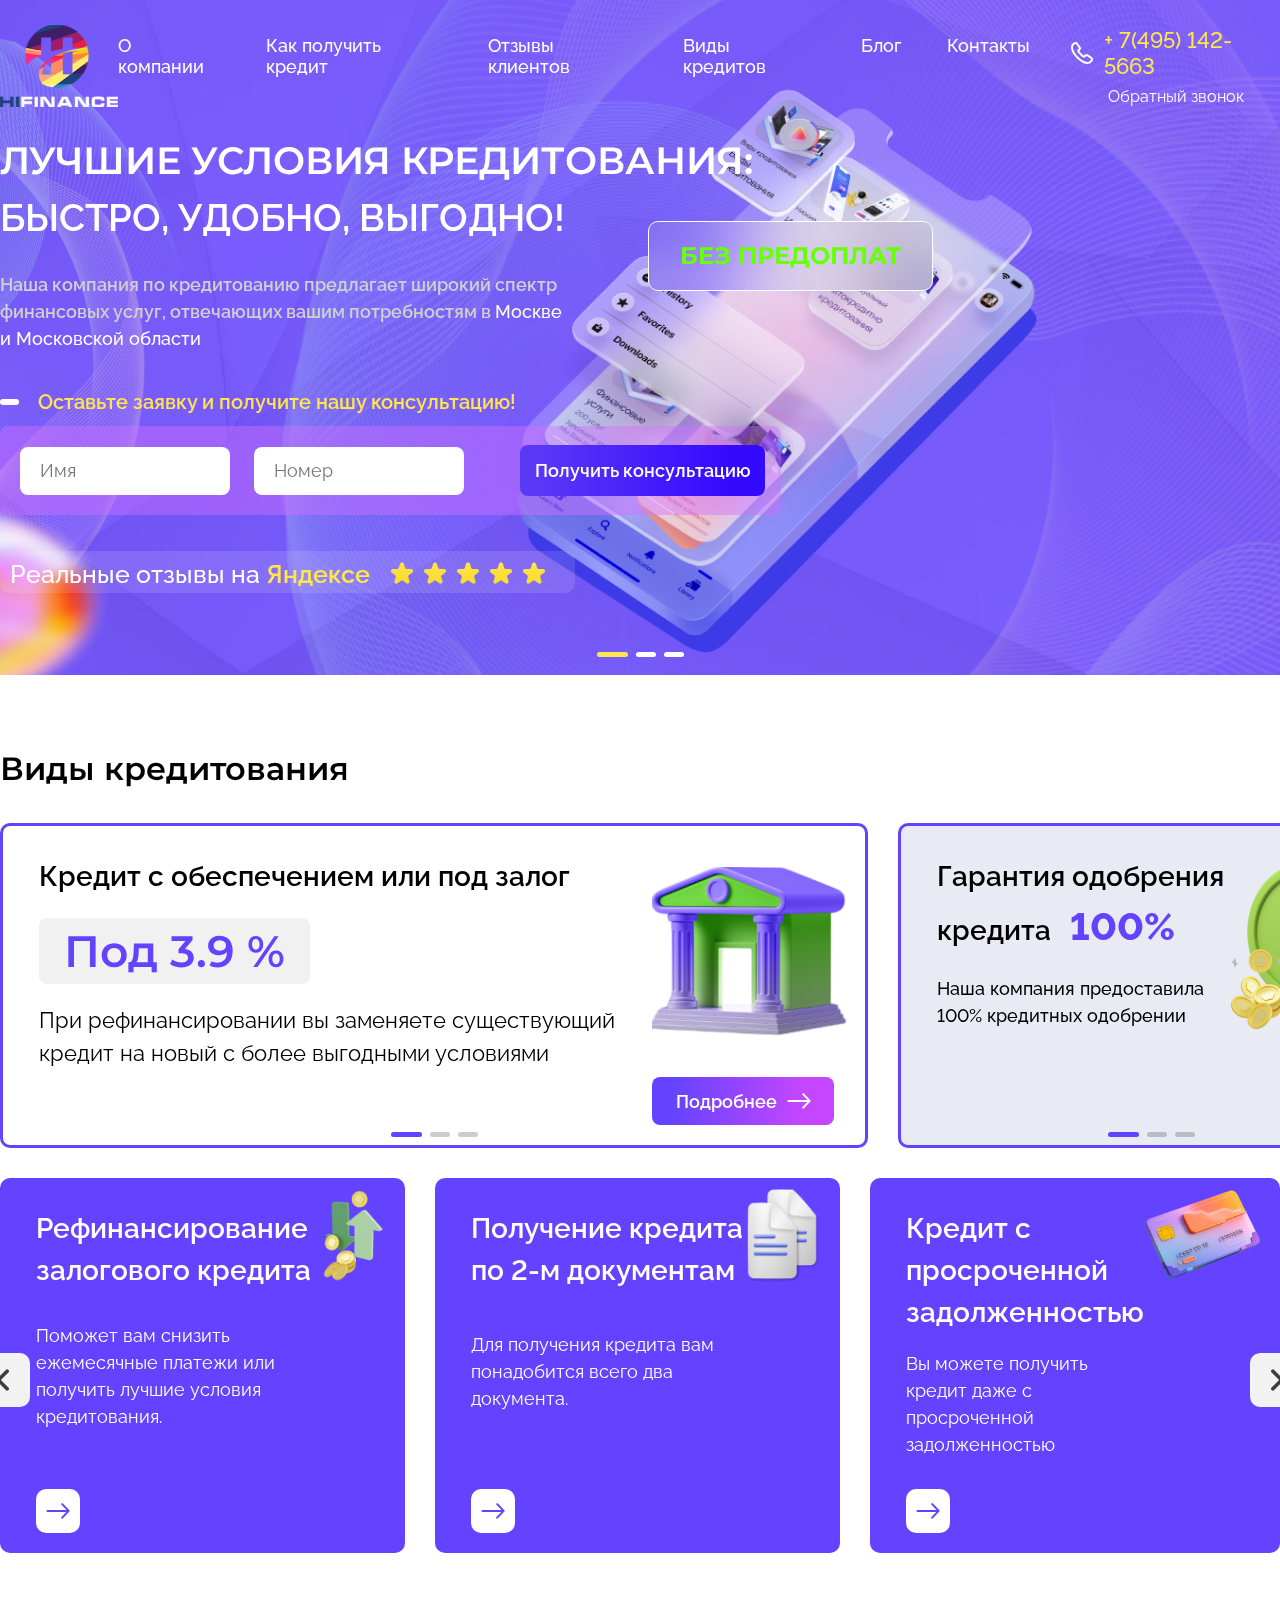
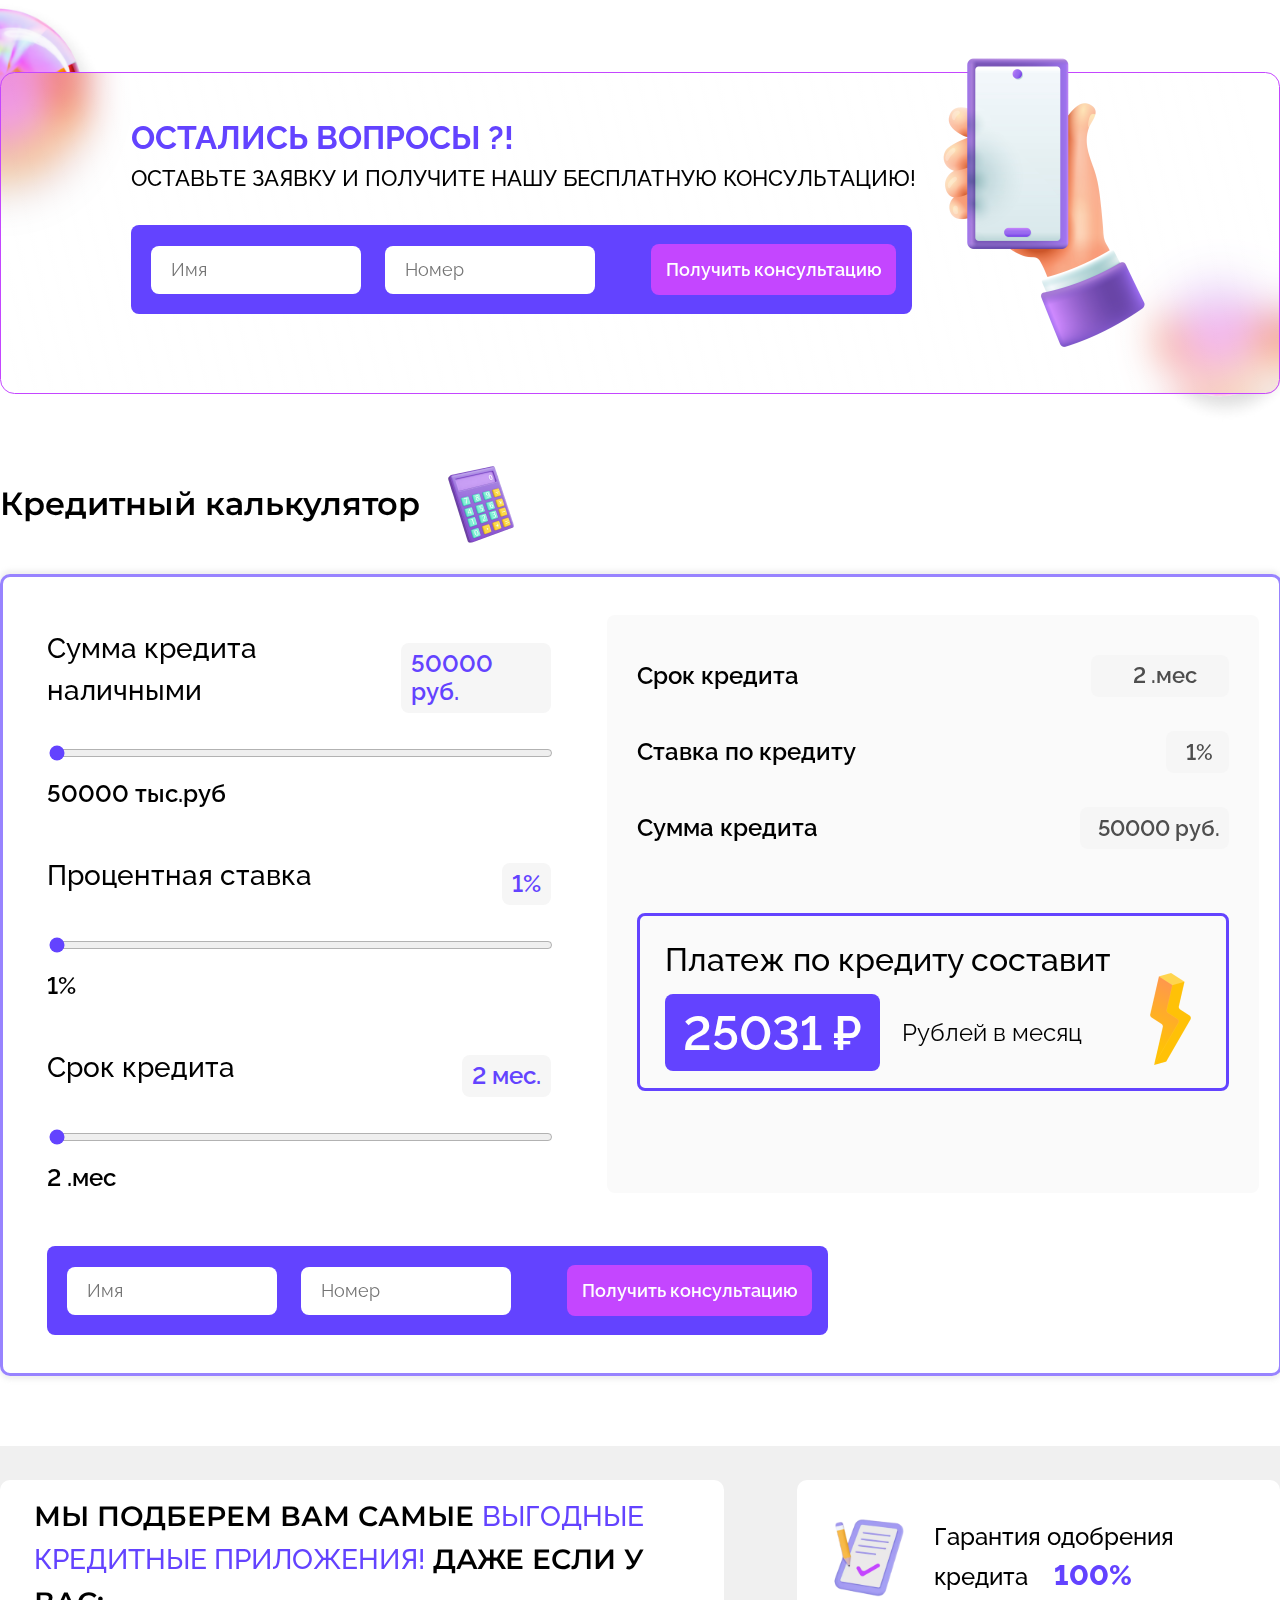
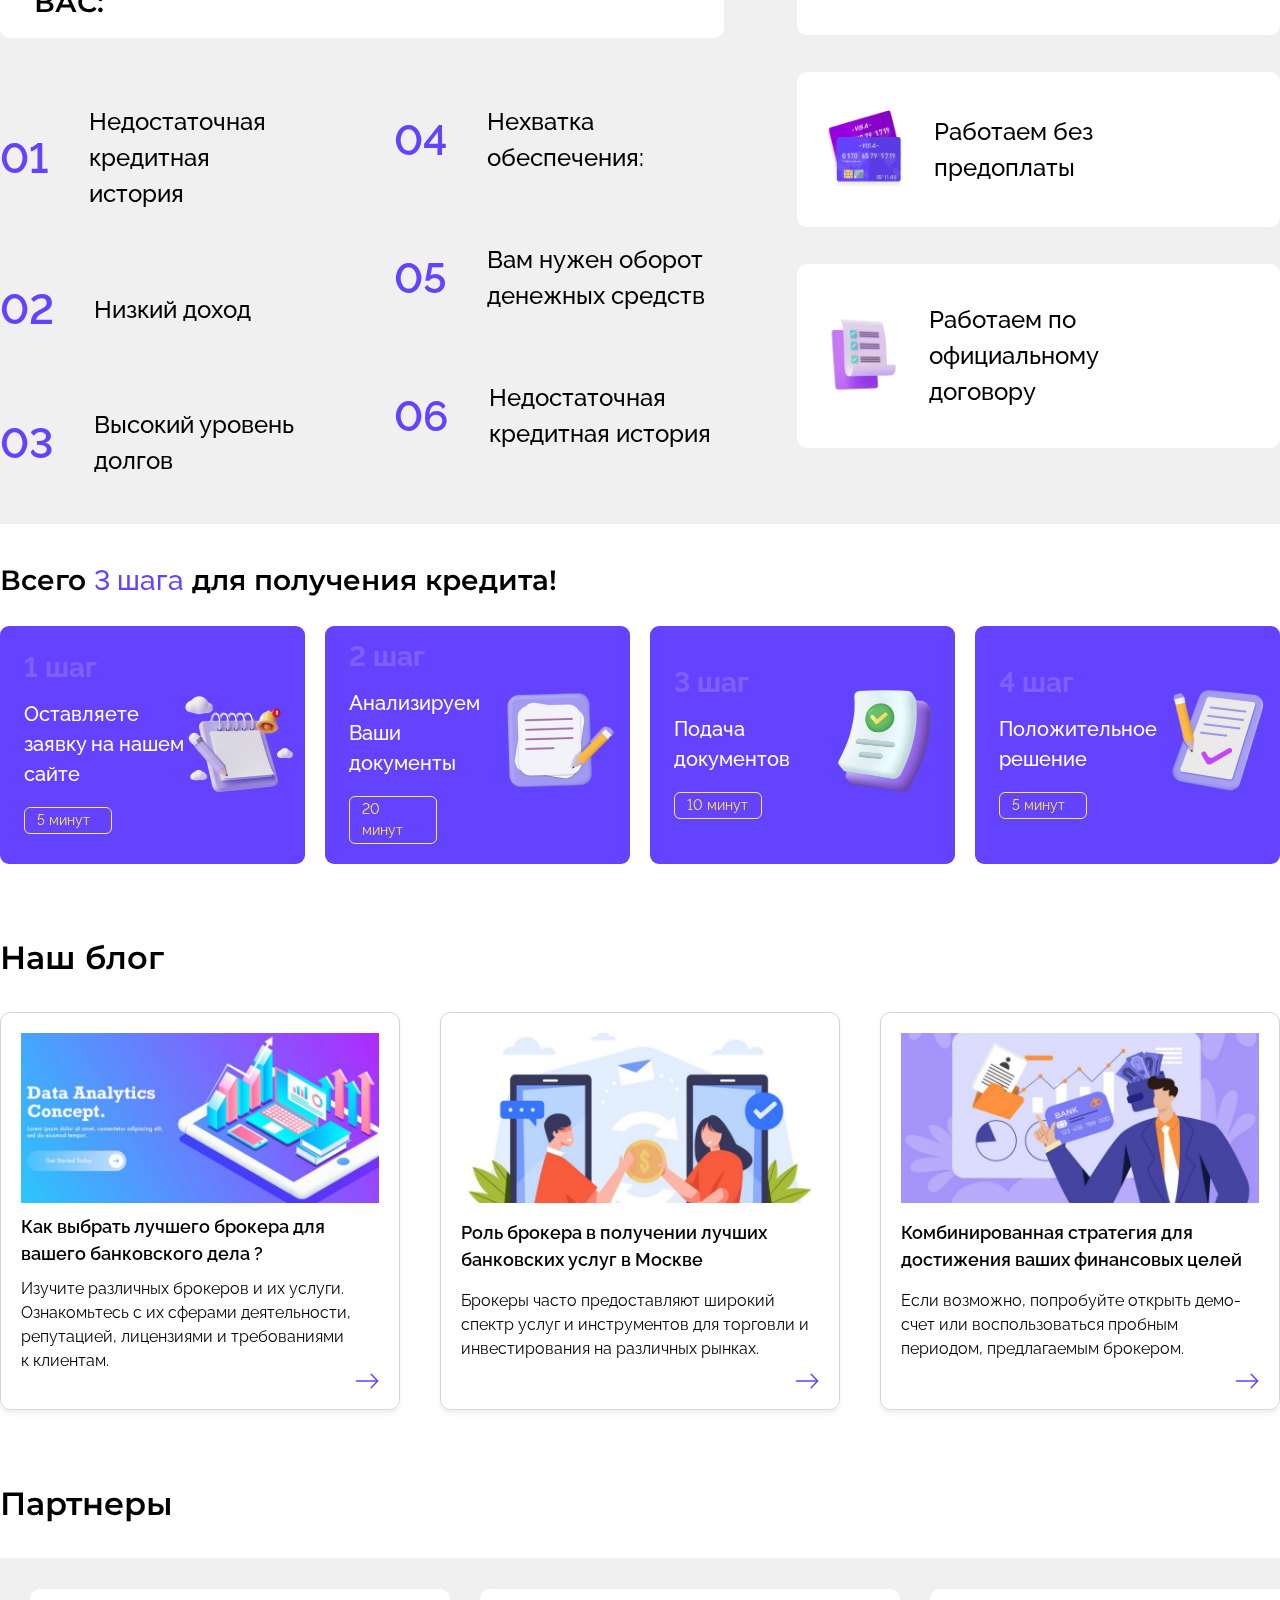
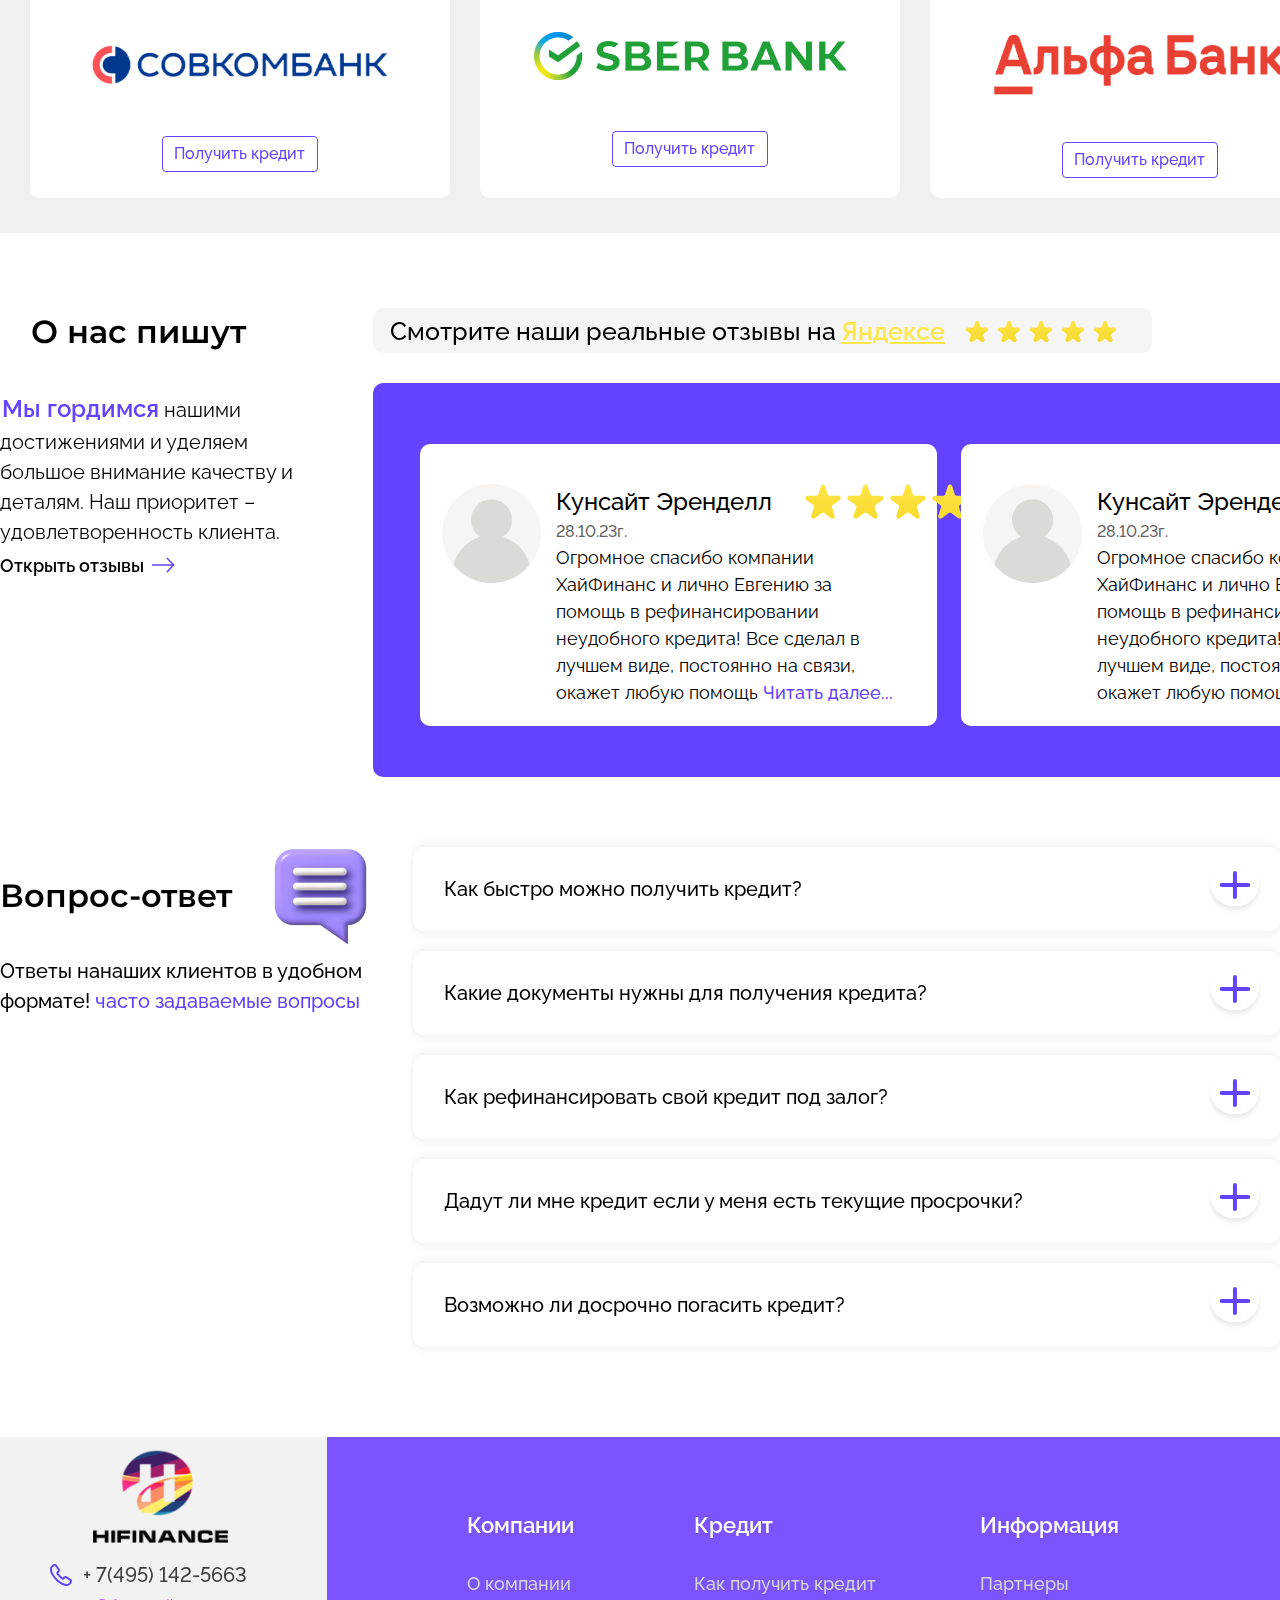
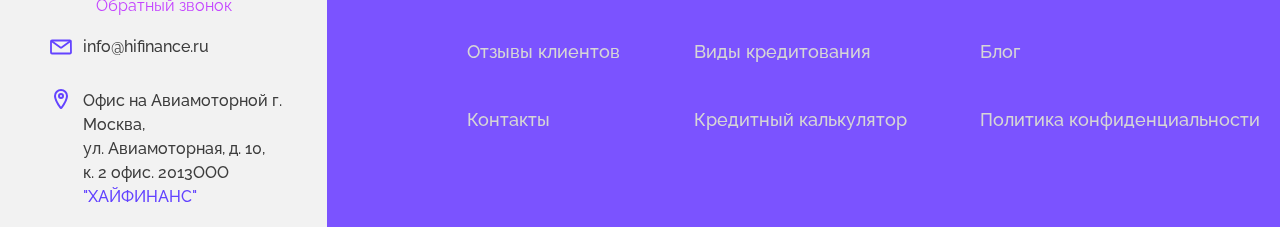
<file: index.html>
<html lang="en">
  <head>
    <meta charset="UTF-8" />
    <meta name="viewport" content="width=device-width, initial-scale=1.0" />
    <link rel="stylesheet" href="slider.css">
    <link rel="stylesheet" href="main.css" />
    <title>Main Page</title>
  </head>
  <body>

    <header>
      <div class="logo">
      <a href="/"> <img src="img/logo 1.svg" alt="" /></a>
      </div>

      <nav id="nav" class="nav">
        <div class="line"></div>
        <a href="/about-company.html">О компании</a>
        <div class="line"></div>
        <div id="how-get-credit-nav"> 
        <a href="#">Как получить кредит</a>
        <div id="header__hidden-block" class="header__hidden-block">
          <div class="block-nav">
            <div class="left-col">
             <nav>
              <a onclick="howGetCreditNavShow()" href="#">Кредит с обеспечением или под залог
                <svg id="header__hidden-block__block-nav__a__svg" width="8" height="15" viewBox="0 0 8 15" fill="none" xmlns="http://www.w3.org/2000/svg">
                  <path d="M0.999999 1L6.5118 6.35101C7.16273 6.98295 7.16273 8.01704 6.5118 8.64899L1 14" stroke="#FFE64C" stroke-width="2" stroke-miterlimit="10" stroke-linecap="round" stroke-linejoin="round"/>
                </svg>
              </a>
              <a onclick="howGetCreditNavShow()" id="how-get-credit-nav-inner-nav-block" href="#">Рефинансирование залогового кредита </a>
              <a href="#">Кредит по 2-м документам</a>
              <a href="#">Получение кредита с просрочкой</a>
             </nav>
            </div>
            <div class="right-col">
              <div id="how-get-credit-nav-inner-nav">
              <a href="#">Ипотека под залог недвижимости</a>
              <a href="#">Ипотека без первоначального взноса</a>
              <a href="#">Ипотека без первоначального взноса</a>
            </div>
            </div>
        </div>
        </div>
        </div> 

        <div class="line"></div>
        <a href="/reviews.html">Отзывы клиентов</a>
        <div class="line"></div>
        <a href="/type-credit.html">Виды кредитов</a>
        <div class="line"></div>
        <a href="/blog.html">Блог</a>
        <div class="line"></div>
        <a href="/contacts.html">Контакты</a>
        <div class="line"></div>

        <div class="mail-block">
            <svg
              width="22"
              height="16"
              viewBox="0 0 22 16"
              fill="none"
              xmlns="http://www.w3.org/2000/svg"
            >
              <path
                d="M1 13.5V2.5C1 1.94772 1.44772 1.5 2 1.5H19.8537C20.4013 1.5 20.847 1.94032 20.8537 2.48782L20.9877 13.4878C20.9945 14.0448 20.5448 14.5 19.9877 14.5H2C1.44772 14.5 1 14.0523 1 13.5Z"
                stroke="#6343FF"
                stroke-width="1.8"
              />
              <path
                d="M1.5 2L10.4068 8.56291C10.7596 8.82283 11.2404 8.82283 11.5932 8.56291L20.5 2"
                stroke="#6343FF"
                stroke-width="1.8"
                stroke-linecap="round"
              />
            </svg>
            <a href="#">info@hifinance.ru</a>
          </div>
          <div class="address-block">
            <svg
              width="20"
              height="20"
              viewBox="0 0 20 20"
              fill="none"
              xmlns="http://www.w3.org/2000/svg"
            >
              <path
                d="M10 1C6.6875 1 4 3.65643 4 6.92818C4 10.6928 8 16.6586 9.46875 18.7192C9.52972 18.8062 9.60962 18.877 9.70195 18.9258C9.79428 18.9746 9.8964 19 10 19C10.1036 19 10.2057 18.9746 10.2981 18.9258C10.3904 18.877 10.4703 18.8062 10.5313 18.7192C12 16.6595 16 10.6958 16 6.92818C16 3.65643 13.3125 1 10 1Z"
                stroke="#6343FF"
                stroke-width="2"
                stroke-linecap="round"
                stroke-linejoin="round"
              />
              <path
                d="M10 9C11.1046 9 12 8.10457 12 7C12 5.89543 11.1046 5 10 5C8.89543 5 8 5.89543 8 7C8 8.10457 8.89543 9 10 9Z"
                stroke="#6343FF"
                stroke-width="2"
                stroke-linecap="round"
                stroke-linejoin="round"
              />
            </svg>
            <a href="#"
              >Офис на Авиамоторной г. Москва, <br> ул. Авиамоторная, д. 10, <br> к. 2
              офис. 2013ООО <span>"ХАЙФИНАНС"</span></a
            >
          </div>


      </nav>

      <div class="burger-icon" onclick="navShow()">
       <img src="img/burger_icon.svg" alt="">
      </div>

      <div class="phone-block">
        <div class="phone">
          <img src="img/phone_icon.svg" alt="" />
          <a href="#">+ 7(495) 142-5663</a>
        </div>

        <p onclick="headerFormShow()">Обратный звонок</p>
      </div>
    </header>

    
      <form id="header__form" class="form" action="">
          <p class="title-form">ОСТАВЬ ЗАЯВКУ НА ЗВОНОК!</p>
          <div class="wrapper-inputs">
          <input type="text" placeholder="Имя">
          <input type="number" placeholder="Номер">
          </div>
          <button><p>Получить консультацию</p></button>
      </form> 
    


   
<div class="swiper swiper-main-top">
  <!-- Additional required wrapper -->
  <div class="swiper-wrapper">
    <!-- Slides -->
    <div class="swiper-slide">
     <div class="top-fon">
        <img class="tecstura" src="img/decor текстура.png" alt="" />
        <img class="decor-1" src="img/decor 1.png" alt="" />
        <img class="decor-2" src="img/полос декор 2.png" alt="" />
        <img class="decor-3" src="img/decor 2.png" alt="" />
        <img class="phone-fon" src="img/img phone.png" alt="" />
        <img class="decor-ball" src="img/decor ball.png" alt="" />
      </div>
  
      <section class="main-section">
          <div class="top-fon-mobile">
              <img class="tecstura" src="img/decor текстура.png" alt="" />
              <img class="decor-1" src="img/decor 2.png" alt="" />
          </div>
        <div class="wrapper-h1">
          <h1>Лучшие условия кредитования: <span>Быстро, удобно, выгодно!</span> </h1>
          <div class="block-without-prepayments">
            <p>БЕЗ предоплат</p>
          </div>
        </div>
        <p class="main-info">
          Наша компания по кредитованию предлагает широкий спектр финансовых
          услуг, отвечающих вашим потребностям в <span>Москве и Московской области</span> 
        </p>
  
        <div class="block-without-prepayments mob-show">
          <p>БЕЗ предоплат</p>
        </div>
  
        <div class="block-form">
  
          <p class="title-form">Оставьте заявку и получите нашу консультацию!</p>
            
          <form class="form">
              <input type="text" placeholder="Имя">
              <input type="number" placeholder="Номер">
              <button>Получить консультацию</button>
          </form>
  
        </div>
  
        <div class="block-reviews">
  
          <p>Реальные отзывы на <span>Яндексе</span></p>
  
          <div class="wrapper-stars">
              <img src="img/star.svg" alt="">
              <img src="img/star.svg" alt="">
              <img src="img/star.svg" alt="">
              <img src="img/star.svg" alt="">
              <img src="img/star.svg" alt="">
          </div>
  
        </div>
  
      </section>
    </div>
    <div class="swiper-slide">
      <div class="top-fon">
        <img class="tecstura" src="img/decor текстура.png" alt="" />
        <img class="decor-1" src="img/decor 1.png" alt="" />
        <img class="decor-2" src="img/полос декор 2.png" alt="" />
        <img class="decor-3" src="img/decor 2.png" alt="" />
        <img class="phone-fon" src="img/img phone.png" alt="" />
        <img class="decor-ball" src="img/decor ball.png" alt="" />
      </div>
  
     <section class="main-section">
          <div class="top-fon-mobile">
              <img class="tecstura" src="img/decor текстура.png" alt="" />
              <img class="decor-1" src="img/decor 2.png" alt="" />
          </div>
        <div class="wrapper-h1">
          <h1>Лучшие условия кредитования: <span>Быстро, удобно, выгодно!</span> </h1>
          <div class="block-without-prepayments">
            <p>БЕЗ предоплат</p>
          </div>
        </div>
        <p class="main-info">
          Наша компания по кредитованию предлагает широкий спектр финансовых
          услуг, отвечающих вашим потребностям в <span>Москве и Московской области</span> 
        </p>
  
        <div class="block-without-prepayments mob-show">
          <p>БЕЗ предоплат</p>
        </div>
  
        <div class="block-form">
  
          <p class="title-form">Оставьте заявку и получите нашу консультацию!</p>
            
          <form class="form">
              <input type="text" placeholder="Имя">
              <input type="number" placeholder="Номер">
              <button>Получить консультацию</button>
          </form>
  
        </div>
  
        <div class="block-reviews">
  
          <p>Реальные отзывы на <span>Яндексе</span></p>
  
          <div class="wrapper-stars">
              <img src="img/star.svg" alt="">
              <img src="img/star.svg" alt="">
              <img src="img/star.svg" alt="">
              <img src="img/star.svg" alt="">
              <img src="img/star.svg" alt="">
          </div>
  
        </div>
  
      </section>
    </div>
    <div class="swiper-slide">
      <div class="top-fon">
        <img class="tecstura" src="img/decor текстура.png" alt="" />
        <img class="decor-1" src="img/decor 1.png" alt="" />
        <img class="decor-2" src="img/полос декор 2.png" alt="" />
        <img class="decor-3" src="img/decor 2.png" alt="" />
        <img class="phone-fon" src="img/img phone.png" alt="" />
        <img class="decor-ball" src="img/decor ball.png" alt="" />
      </div>
  
     <section class="main-section">
          <div class="top-fon-mobile">
              <img class="tecstura" src="img/decor текстура.png" alt="" />
              <img class="decor-1" src="img/decor 2.png" alt="" />
          </div>
        <div class="wrapper-h1">
          <h1>Лучшие условия кредитования: <span>Быстро, удобно, выгодно!</span> </h1>
          <div class="block-without-prepayments">
            <p>БЕЗ предоплат</p>
          </div>
        </div>
        <p class="main-info">
          Наша компания по кредитованию предлагает широкий спектр финансовых
          услуг, отвечающих вашим потребностям в <span>Москве и Московской области</span> 
        </p>
  
        <div class="block-without-prepayments mob-show">
          <p>БЕЗ предоплат</p>
        </div>
  
        <div class="block-form">
  
          <p class="title-form">Оставьте заявку и получите нашу консультацию!</p>
            
          <form class="form">
              <input type="text" placeholder="Имя">
              <input type="number" placeholder="Номер">
              <button>Получить консультацию</button>
          </form>
  
        </div>
  
        <div class="block-reviews">
  
          <p>Реальные отзывы на <span>Яндексе</span></p>
  
          <div class="wrapper-stars">
              <img src="img/star.svg" alt="">
              <img src="img/star.svg" alt="">
              <img src="img/star.svg" alt="">
              <img src="img/star.svg" alt="">
              <img src="img/star.svg" alt="">
          </div>
  
        </div>
  
      </section>
    </div>
  </div>
  <!-- If we need pagination -->
  <div class="swiper-pagination"></div>

  
  <div style="display: none;" class="swiper-button-prev"></div>
  <div style="display: none;" class="swiper-button-next"></div>

   
  <div style="display: none !important;" class="swiper-scrollbar"></div>
</div>

  <!--  <div class="top-fon">
      <img class="tecstura" src="img/decor текстура.png" alt="" />
      <img class="decor-1" src="img/decor 1.png" alt="" />
      <img class="decor-2" src="img/полос декор 2.png" alt="" />
      <img class="decor-3" src="img/decor 2.png" alt="" />
      <img class="phone-fon" src="img/img phone.png" alt="" />
      <img class="decor-ball" src="img/decor ball.png" alt="" />
    </div>

   <section class="main-section">
        <div class="top-fon-mobile">
            <img class="tecstura" src="img/decor текстура.png" alt="" />
            <img class="decor-1" src="img/decor 2.png" alt="" />
        </div>
      <div class="wrapper-h1">
        <h1>Лучшие условия кредитования: <span>Быстро, удобно, выгодно!</span> </h1>
        <div class="block-without-prepayments">
          <p>БЕЗ предоплат</p>
        </div>
      </div>
      <p class="main-info">
        Наша компания по кредитованию предлагает широкий спектр финансовых
        услуг, отвечающих вашим потребностям в <span>Москве и Московской области</span> 
      </p>

      <div class="block-without-prepayments mob-show">
        <p>БЕЗ предоплат</p>
      </div>

      <div class="block-form">

        <p class="title-form">Оставьте заявку и получите нашу консультацию!</p>
          
        <form class="form">
            <input type="text" placeholder="Имя">
            <input type="number" placeholder="Номер">
            <button>Получить консультацию</button>
        </form>

      </div>

      <div class="block-reviews">

        <p>Реальные отзывы на <span>Яндексе</span></p>

        <div class="wrapper-stars">
            <img src="img/star.svg" alt="">
            <img src="img/star.svg" alt="">
            <img src="img/star.svg" alt="">
            <img src="img/star.svg" alt="">
            <img src="img/star.svg" alt="">
        </div>

      </div>

    </section> -->

    <section class="types-lending">
               
        <h2>Виды кредитования</h2>

        <div class="top-wrapper">

              <div class="block-1">

                <div class="swiper"> 
                    <!-- Additional required wrapper -->
                    <div class="swiper-wrapper">
                      <!-- Slides -->
                      <div class="swiper-slide">
                        <div class="content-wrapper"> <!--SLIDE SLIDE SLIDE SLIDE SLIDE SLIDE SLIDE SLIDE SLIDE SLIDE SLIDE-->

                            <div class="left-content"> 
                                <p class="title">Кредит с обеспечением или под залог </p>
                                <p class="percent">Под 3.9 %</p>
                                <p class="txt-info">При рефинансировании вы заменяете существующий кредит на новый с более выгодными условиями</p>
                            </div>
            
                            <div class="right-content">
                                <img src="img/img-bank.png" alt="">
                                <a href="#">
                                    <div class="button">
                                        <div>
                                            <p>Подробнее</p>
                                            <svg width="24" height="16" viewBox="0 0 24 16" fill="none" xmlns="http://www.w3.org/2000/svg">
                                                <path d="M16.2161 1.17114L22.6363 7.92114L16.2161 14.6711M1.48242 7.92114H22.4565" stroke="white" stroke-width="2" stroke-miterlimit="10" stroke-linecap="round" stroke-linejoin="round"/>
                                            </svg>                                    
                                        </div>
                                    </div>
                                </a>
                            </div>
                        </div> <!--SLIDE SLIDE SLIDE SLIDE SLIDE SLIDE SLIDE SLIDE SLIDE SLIDE SLIDE-->
                      </div>
                      <div class="swiper-slide">
                        <div class="content-wrapper"> <!--SLIDE SLIDE SLIDE SLIDE SLIDE SLIDE SLIDE SLIDE SLIDE SLIDE SLIDE-->

                            <div class="left-content"> 
                                <p class="title">Кредит с обеспечением или под залог </p>
                                <p class="percent">Под 3.9 %</p>
                                <p class="txt-info">При рефинансировании вы заменяете существующий кредит на новый с более выгодными условиями</p>
                            </div>
            
                            <div class="right-content">
                                <img src="img/img-bank.png" alt="">
                                <a href="#">
                                    <div class="button">
                                        <div>
                                            <p>Подробнее</p>
                                            <svg width="24" height="16" viewBox="0 0 24 16" fill="none" xmlns="http://www.w3.org/2000/svg">
                                                <path d="M16.2161 1.17114L22.6363 7.92114L16.2161 14.6711M1.48242 7.92114H22.4565" stroke="white" stroke-width="2" stroke-miterlimit="10" stroke-linecap="round" stroke-linejoin="round"/>
                                            </svg>                                    
                                        </div>
                                    </div>
                                </a>
                            </div>
                        </div> <!--SLIDE SLIDE SLIDE SLIDE SLIDE SLIDE SLIDE SLIDE SLIDE SLIDE SLIDE-->
                      </div>
                      <div class="swiper-slide">
                        <div class="content-wrapper"> <!--SLIDE SLIDE SLIDE SLIDE SLIDE SLIDE SLIDE SLIDE SLIDE SLIDE SLIDE-->

                            <div class="left-content"> 
                                <p class="title">Кредит с обеспечением или под залог </p>
                                <p class="percent">Под 3.9 %</p>
                                <p class="txt-info">При рефинансировании вы заменяете существующий кредит на новый с более выгодными условиями</p>
                            </div>
            
                            <div class="right-content">
                                <img src="img/img-bank.png" alt="">
                                <a href="#">
                                    <div class="button">
                                        <div>
                                            <p>Подробнее</p>
                                            <svg width="24" height="16" viewBox="0 0 24 16" fill="none" xmlns="http://www.w3.org/2000/svg">
                                                <path d="M16.2161 1.17114L22.6363 7.92114L16.2161 14.6711M1.48242 7.92114H22.4565" stroke="white" stroke-width="2" stroke-miterlimit="10" stroke-linecap="round" stroke-linejoin="round"/>
                                            </svg>                                    
                                        </div>
                                    </div>
                                </a>
                            </div>
                        </div> <!--SLIDE SLIDE SLIDE SLIDE SLIDE SLIDE SLIDE SLIDE SLIDE SLIDE SLIDE-->
                      </div>
                      
                    </div>
                    <!-- If we need pagination -->
                    <div class="swiper-pagination"></div>
                  
                    <!-- If we need navigation buttons -->
                    <div class="swiper-button-prev" style="display: none;"></div>
                    <div class="swiper-button-next" style="display: none;"></div>
                  
                    <!-- If we need scrollbar 
                    <div class="swiper-scrollbar"></div>-->
                  </div>
                
              </div>

              <div class="block-2">

                <div class="swiper">
                    <!-- Additional required wrapper -->
                    <div class="swiper-wrapper">
                      <!-- Slides -->
                      <div class="swiper-slide">
                        <div class="content-wrapper">  <!--SLIDE SLIDE SLIDE SLIDE SLIDE SLIDE SLIDE SLIDE SLIDE SLIDE SLIDE-->
                            <div class="left-content">
                            <p class="title">Гарантия одобрения кредита<span> 100%</span></p>
                            <p class="txt-info">Наша компания предоставила 100% кредитных одобрении</p>
                            </div>
            
                            <div>
                                <img src="img/check.png" alt="">
                            </div>
                        </div> <!--SLIDE SLIDE SLIDE SLIDE SLIDE SLIDE SLIDE SLIDE SLIDE SLIDE SLIDE-->
                      </div>
                      <div class="swiper-slide">
                        <div class="content-wrapper">  <!--SLIDE SLIDE SLIDE SLIDE SLIDE SLIDE SLIDE SLIDE SLIDE SLIDE SLIDE-->
                            <div class="left-content">
                            <p class="title">Гарантия одобрения кредита<span> 100%</span></p>
                            <p class="txt-info">Наша компания предоставила 100% кредитных одобрении</p>
                            </div>
            
                            <div>
                                <img src="img/check.png" alt="">
                            </div>
                        </div> <!--SLIDE SLIDE SLIDE SLIDE SLIDE SLIDE SLIDE SLIDE SLIDE SLIDE SLIDE-->
                      </div>
                      <div class="swiper-slide">
                        <div class="content-wrapper">  <!--SLIDE SLIDE SLIDE SLIDE SLIDE SLIDE SLIDE SLIDE SLIDE SLIDE SLIDE-->
                            <div class="left-content">
                            <p class="title">Гарантия одобрения кредита<span> 100%</span></p>
                            <p class="txt-info">Наша компания предоставила 100% кредитных одобрении</p>
                            </div>
            
                            <div>
                                <img src="img/check.png" alt="">
                            </div>
                        </div> <!--SLIDE SLIDE SLIDE SLIDE SLIDE SLIDE SLIDE SLIDE SLIDE SLIDE SLIDE-->
                      </div>
                     
                    </div>
                    <!-- If we need pagination -->
                    <div class="swiper-pagination"></div>
                  
                    <!-- If we need navigation buttons -->
                    <div class="swiper-button-prev" style="display: none;"></div>
                    <div class="swiper-button-next" style="display: none;"></div>
                  
                    <!-- If we need scrollbar 
                    <div class="swiper-scrollbar"></div>-->
                  </div>

               <!-- <div style="display: flex;"> 

                <div class="left-content">
                <p class="title">Гарантия одобрения кредита<span> 100%</span></p>
                <p class="txt-info">Наша компания предоставила 100% кредитных одобрении</p>
                </div>

                <div>
                    <img src="img/check.png" alt="">
                </div>

                </div> -->


                </div>

            </div>

        </div>

        <div class="slider-wrapper">

        <div class="swiper">
            <!-- Additional required wrapper -->
            <div class="swiper-wrapper">
              <!-- Slides -->
              <div class="swiper-slide">

                <div class="slider">  <!--SLIDE SLIDE SLIDE SLIDE SLIDE SLIDE SLIDE SLIDE SLIDE SLIDE SLIDE SLIDE-->
                    <div id="slide-1" class="slide">
        
                       <div class="left-content">
                        <p class="title">Рефинансирование залогового кредита</p>
                        <p class="txt-info">Поможет вам снизить ежемесячные платежи или получить лучшие условия кредитования.</p> 
                        <svg class="arrow" width="24" height="16" viewBox="0 0 24 16" fill="none" xmlns="http://www.w3.org/2000/svg">
                            <path d="M16.2161 1.17114L22.6363 7.92114L16.2161 14.6711M1.48242 7.92114H22.4565" stroke="#6343FF" stroke-width="2" stroke-miterlimit="10" stroke-linecap="round" stroke-linejoin="round"/>
                        </svg>        
                       </div>    
        
                       <img src="img/cost-and-benefit.png" alt="">
        
                    </div>
                    <div id="slide-2" class="slide">
        
                        <div class="left-content">
                            <p class="title">Получение кредита по 2-м документам</p>
                            <p class="txt-info">Для получения кредита вам понадобится всего два документа.</p>        
                            <svg class="arrow" width="24" height="16" viewBox="0 0 24 16" fill="none" xmlns="http://www.w3.org/2000/svg">
                                <path d="M16.2161 1.17114L22.6363 7.92114L16.2161 14.6711M1.48242 7.92114H22.4565" stroke="#6343FF" stroke-width="2" stroke-miterlimit="10" stroke-linecap="round" stroke-linejoin="round"/>
                            </svg> 
                           </div>  
            
                           <img src="img/files.png" alt="">
        
                    </div>
                    <div id="slide-3" class="slide">  
        
                        <div class="left-content">
                            <p class="title">Кредит с просроченной задолженностью</p>
                            <p class="txt-info">Вы можете получить кредит даже с просроченной задолженностью</p>      
                            <svg class="arrow" width="24" height="16" viewBox="0 0 24 16" fill="none" xmlns="http://www.w3.org/2000/svg">
                                <path d="M16.2161 1.17114L22.6363 7.92114L16.2161 14.6711M1.48242 7.92114H22.4565" stroke="#6343FF" stroke-width="2" stroke-miterlimit="10" stroke-linecap="round" stroke-linejoin="round"/>
                            </svg> 
                           </div>     
            
                           <img src="img/Summer-1.png" alt="">
        
                    </div>
              </div> <!--SLIDE SLIDE SLIDE SLIDE SLIDE SLIDE SLIDE SLIDE SLIDE SLIDE SLIDE SLIDE-->

              </div>
              <div class="swiper-slide">
                <div class="slider">  <!--SLIDE SLIDE SLIDE SLIDE SLIDE SLIDE SLIDE SLIDE SLIDE SLIDE SLIDE SLIDE-->
                    <div id="slide-1" class="slide">
        
                       <div class="left-content">
                        <p class="title">Рефинансирование залогового кредита</p>
                        <p class="txt-info">Поможет вам снизить ежемесячные платежи или получить лучшие условия кредитования.</p> 
                        <svg class="arrow" width="24" height="16" viewBox="0 0 24 16" fill="none" xmlns="http://www.w3.org/2000/svg">
                            <path d="M16.2161 1.17114L22.6363 7.92114L16.2161 14.6711M1.48242 7.92114H22.4565" stroke="#6343FF" stroke-width="2" stroke-miterlimit="10" stroke-linecap="round" stroke-linejoin="round"/>
                        </svg>        
                       </div>    
        
                       <img src="img/cost-and-benefit.png" alt="">
        
                    </div>
                    <div id="slide-2" class="slide">
        
                        <div class="left-content">
                            <p class="title">Получение кредита по 2-м документам</p>
                            <p class="txt-info">Для получения кредита вам понадобится всего два документа.</p>        
                            <svg class="arrow" width="24" height="16" viewBox="0 0 24 16" fill="none" xmlns="http://www.w3.org/2000/svg">
                                <path d="M16.2161 1.17114L22.6363 7.92114L16.2161 14.6711M1.48242 7.92114H22.4565" stroke="#6343FF" stroke-width="2" stroke-miterlimit="10" stroke-linecap="round" stroke-linejoin="round"/>
                            </svg> 
                           </div>  
            
                           <img src="img/files.png" alt="">
        
                    </div>
                    <div id="slide-3" class="slide">  
        
                        <div class="left-content">
                            <p class="title">Кредит с просроченной задолженностью</p>
                            <p class="txt-info">Вы можете получить кредит даже с просроченной задолженностью</p>      
                            <svg class="arrow" width="24" height="16" viewBox="0 0 24 16" fill="none" xmlns="http://www.w3.org/2000/svg">
                                <path d="M16.2161 1.17114L22.6363 7.92114L16.2161 14.6711M1.48242 7.92114H22.4565" stroke="#6343FF" stroke-width="2" stroke-miterlimit="10" stroke-linecap="round" stroke-linejoin="round"/>
                            </svg> 
                           </div>     
            
                           <img src="img/Summer-1.png" alt="">
        
                    </div>
              </div> <!--SLIDE SLIDE SLIDE SLIDE SLIDE SLIDE SLIDE SLIDE SLIDE SLIDE SLIDE SLIDE-->
              </div>
              <div class="swiper-slide">
                <div class="slider">  <!--SLIDE SLIDE SLIDE SLIDE SLIDE SLIDE SLIDE SLIDE SLIDE SLIDE SLIDE SLIDE-->
                    <div id="slide-1" class="slide">
        
                       <div class="left-content">
                        <p class="title">Рефинансирование залогового кредита</p>
                        <p class="txt-info">Поможет вам снизить ежемесячные платежи или получить лучшие условия кредитования.</p> 
                        <svg class="arrow" width="24" height="16" viewBox="0 0 24 16" fill="none" xmlns="http://www.w3.org/2000/svg">
                            <path d="M16.2161 1.17114L22.6363 7.92114L16.2161 14.6711M1.48242 7.92114H22.4565" stroke="#6343FF" stroke-width="2" stroke-miterlimit="10" stroke-linecap="round" stroke-linejoin="round"/>
                        </svg>        
                       </div>    
        
                       <img src="img/cost-and-benefit.png" alt="">
        
                    </div>
                    <div id="slide-2" class="slide">
        
                        <div class="left-content">
                            <p class="title">Получение кредита по 2-м документам</p>
                            <p class="txt-info">Для получения кредита вам понадобится всего два документа.</p>        
                            <svg class="arrow" width="24" height="16" viewBox="0 0 24 16" fill="none" xmlns="http://www.w3.org/2000/svg">
                                <path d="M16.2161 1.17114L22.6363 7.92114L16.2161 14.6711M1.48242 7.92114H22.4565" stroke="#6343FF" stroke-width="2" stroke-miterlimit="10" stroke-linecap="round" stroke-linejoin="round"/>
                            </svg> 
                           </div>  
            
                           <img src="img/files.png" alt="">
        
                    </div>
                    <div id="slide-3" class="slide">  
        
                        <div class="left-content">
                            <p class="title">Кредит с просроченной задолженностью</p>
                            <p class="txt-info">Вы можете получить кредит даже с просроченной задолженностью</p>      
                            <svg class="arrow" width="24" height="16" viewBox="0 0 24 16" fill="none" xmlns="http://www.w3.org/2000/svg">
                                <path d="M16.2161 1.17114L22.6363 7.92114L16.2161 14.6711M1.48242 7.92114H22.4565" stroke="#6343FF" stroke-width="2" stroke-miterlimit="10" stroke-linecap="round" stroke-linejoin="round"/>
                            </svg> 
                           </div>     
            
                           <img src="img/Summer-1.png" alt="">
        
                    </div>
              </div> <!--SLIDE SLIDE SLIDE SLIDE SLIDE SLIDE SLIDE SLIDE SLIDE SLIDE SLIDE SLIDE-->
              </div>
              
            </div>
            <!-- If we need pagination -->
            <div class="swiper-pagination" style="display: none;"></div>
          
            <!-- If we need navigation buttons -->
           <!-- <svg class="swiper-button-prev" width="13" height="22" viewBox="0 0 13 22" fill="none" xmlns="http://www.w3.org/2000/svg">
                <path d="M11.1335 19.7785L2.37986 11L11.1335 2.22144" stroke="#3D3D3D" stroke-width="3.61369" stroke-linecap="round" stroke-linejoin="round"/>
            </svg>
            <svg class="swiper-button-next" width="13" height="22" viewBox="0 0 13 22" fill="none" xmlns="http://www.w3.org/2000/svg">
                <path d="M11.1335 19.7785L2.37986 11L11.1335 2.22144" stroke="#3D3D3D" stroke-width="3.61369" stroke-linecap="round" stroke-linejoin="round"/>
            </svg> -->
          
            <!-- If we need scrollbar 
            <div class="swiper-scrollbar"></div>-->
          </div>

          <div class="wrapper-botton-arrow-slider">

            <svg class="swiper-button-prev" width="13" height="22" viewBox="0 0 13 22" fill="none" xmlns="http://www.w3.org/2000/svg">
                <path d="M11.1335 19.7785L2.37986 11L11.1335 2.22144" stroke="#3D3D3D" stroke-width="3.61369" stroke-linecap="round" stroke-linejoin="round"/>
            </svg>
            <svg class="swiper-button-next" width="13" height="22" viewBox="0 0 13 22" fill="none" xmlns="http://www.w3.org/2000/svg">
                <path d="M11.1335 19.7785L2.37986 11L11.1335 2.22144" stroke="#3D3D3D" stroke-width="3.61369" stroke-linecap="round" stroke-linejoin="round"/>
            </svg>

          </div>

        </div>

    </section>

    <p class="still-questions__title-form-mobile"><span>ОСТАЛИСЬ ВОПРОСЫ ?!</span> <br>
        Оставьте заявку и получите нашу бесплатную консультацию!</p></p>

    <div class="still-questions-wrapper">

        <div class="decor-blll-wrapper">
        <img class="decor-ball" src="img/decor-ball-2.png" alt="">
        <img class="decor-ball-2" src="img/decor-ball-3.png" alt="">
        <img class="decor-ball-mobile" src="img/decor-ball-2.png" alt="">
        <img class="decor-ball-2-mobile" src="img/decor-ball-3.png" alt="">
        </div>

    <section class="still-questions">

        <div class="content">
            <div>
             <p class="title-form"><span>ОСТАЛИСЬ ВОПРОСЫ ?!</span> <br>
                Оставьте заявку и получите нашу бесплатную консультацию!</p>

                <form class="form">
                    <input type="text" placeholder="Имя">
                    <input type="number" placeholder="Номер">
                    <button>Получить консультацию</button>
                </form>
            </div>

                <img src="img/phone-and-hand.png" alt="">
            
        </div>

    </section>
    </div>

    <section class="calc">
         
        <p class="title-section">Кредитный калькулятор
            <img src="img/calc.png" alt="">
        </p>

        <div class="wrapper-content">
        <div class="content">
            <div class="left-content">
            <form class="form" action="">
                <div id="row-1" class="row">
                    <p id="title-input-1" class="p1">Сумма кредита наличными
                        <span id="value2-1" class="value">50000 руб.</span>
                    </p>
                    <input id="input-range-1" type="range" min="50000" max="10000000"  step="1000" value="50000">
                    <p class="value" id="value-1">50000 тыс.руб</p>
                </div>

                <div id="row-2" class="row">
                    <p id="title-input-2" class="p1">Процентная ставка
                        <span id="value2-2" class="value">1%</span>
                    </p>
                    <input id="input-range-2" type="range" min="1" max="60"  step="1" value="1">
                    <p class="value" id="value-2">1%</p>
                </div>

                <div id="row-3" class="row">
                    <p id="title-input-3" class="p1">Срок кредита
                        <span id="value2-3" class="value">2 мес.</span>
                    </p>
                    <input id="input-range-3" type="range" min="2" max="240" step="1" value="2">
                    <p class="value" id="value-3">2 .мес</p>
                </div>   
            </form>
            </div>

            <div class="right-content">

                <div class="row">
                    <p class="p2">Срок кредита</p>
                    <p class="value" id="value-static-1">2 .мес</p>
                </div>
                <div class="row">
                    <p class="p2">Ставка по кредиту</p>
                    <p class="value" id="value-static-2">1%</p>
                </div>
                <div class="row">
                    <p class="p2">Сумма кредита</p>
                    <p class="value" id="value-static-3">50000 руб.</p>   
                </div>

                <div class="block-result-calc">
                <div class="content-wrapper">
                    <p class="p3">Платеж по кредиту составит</p>
                    <p id="result-calc" class="result">0 руб. </p>
                    <p class="p4">Рублей в месяц</p>
                </div>
                <img src="img/lightning.png" alt="">
                </div>

            </div>
            
        </div>

        <div class="form-2">
          <input type="text" placeholder="Имя">
          <input type="number" placeholder="Номер">
          <button>Получить консультацию</button>
      </div>

      </div>


    </section>

    <section class="options-section">

        <div class="block-grey">
            <div  class="content-wrapper">
                <div class="left-content">
            <p class="title">Мы подберем вам самые <span>выгодные кредитные приложения!</span> Даже если у вас:</p>
            <div class="wrapper-puncts">
            <div class="col-1">
                <div class="punct">
                   <p class="num">01</p>
                   <p class="p1">Недостаточная кредитная история</p>
                </div>
                <div id="punct-medium" class="punct">
                    <p class="num">02</p>
                    <p class="p1">Низкий доход</p>
                </div>
                <div class="punct">
                    <p class="num">03</p>
                    <p class="p1">Высокий уровень долгов</p>
                </div>
            </div>
            <div class="col-2">
                <div class="punct">
                    <p class="num">04</p>
                    <p class="p1">Нехватка обеспечения:</p>
                </div>
                <div id="punct-medium" class="punct">
                    <p class="num">05</p>
                    <p class="p1">Вам нужен оборот денежных средств</p>
                </div>
                <div class="punct">
                    <p class="num">06</p>
                    <p class="p1">Недостаточная кредитная история</p>
                </div>
            </div>
        </div>
        </div>

        <div class="right-content"> 
              <div class="punct">
                   <img src="img/check-list.png" alt="">
                   <p>Гарантия одобрения кредита <span>100%</span></p>
              </div>
              <div id="punct-medium" class="punct">
                <img src="img/cards.png" alt="">
                <p>Работаем без предоплаты</p>
              </div>
              <div class="punct">
                <img src="img/doc_pixian_ai 1.png" alt="">
                <p>Работаем по официальному договору</p>
              </div>
        </div>


        </div>
    </div>

        <div class="block-steps">
              <p class="title">Всего <span>3 шага</span> для получения кредита!</p>
              <div class="wrapper-steps">
              <div id="block-step-1" class="block-step">
                <div>
                <p class="p1">1 шаг</p>
                <p class="p2">Оставляете заявку на нашем сайте</p>
                <p class="p3">5 минут</p>
                </div>
                <img src="img/лист_pixian.png" alt="">
              </div>
              <div id="block-step-2" class="block-step">
                <div>
                <p class="p1">2 шаг</p>
                <p class="p2">Анализируем Ваши документы</p>
                <p class="p3">20 минут</p>
                </div>
                <img src="img/doc_pixian-2.png" alt="">
              </div>
              <div id="block-step-3" class="block-step">
                <div>
                <p class="p1">3 шаг</p>
                <p class="p2">Подача документов</p>
                <p class="p3">10 минут</p>
                </div>
                <img src="img/doc_pixian-3.png" alt="">
              </div>
              <div id="block-step-4" class="block-step">
                <div>
                <p class="p1">4 шаг</p>
                <p class="p2">Положительное решение</p>
                <p class="p3">5 минут</p>
                </div>
                <img src="img/check-list.png" alt="">
              </div>
        </div>
    </div>

    </section>

    <section class="blog">

        <p class="title-section">Наш блог</p>

        <div class="row">

            <div class="col">
            <img src="img/blog-img-1.png" alt="">
            <p class="title-blog-article">Как выбрать лучшего брокера для вашего банковского дела ?</p>
            <p class="info-blog-article">Изучите различных брокеров и их услуги.
                 Ознакомьтесь с их сферами деятельности, репутацией, лицензиями и требованиями к клиентам.</p>
            
            <svg width="24" height="16" viewBox="0 0 24 16" fill="none" xmlns="http://www.w3.org/2000/svg">
            <path d="M16.2158 1.17114L22.636 7.92114L16.2158 14.6711M1.48218 7.92114H22.4562" stroke="#6343FF" stroke-width="1.5" stroke-miterlimit="10" stroke-linecap="round" stroke-linejoin="round"/>
            </svg>
            
            </div>

            <div class="col">
                <img src="img/blog-img-2.png" alt="">
                <p class="title-blog-article">Роль брокера в получении лучших банковских услуг в Москве</p>
                <p class="info-blog-article">Брокеры часто предоставляют широкий спектр услуг
                     и инструментов для торговли и инвестирования на различных рынках.</p>
                
                <svg width="24" height="16" viewBox="0 0 24 16" fill="none" xmlns="http://www.w3.org/2000/svg">
                <path d="M16.2158 1.17114L22.636 7.92114L16.2158 14.6711M1.48218 7.92114H22.4562" stroke="#6343FF" stroke-width="1.5" stroke-miterlimit="10" stroke-linecap="round" stroke-linejoin="round"/>
                </svg>
    
            </div>

            <div class="col">
                <img src="img/blog-img-3.png" alt="">
                <p class="title-blog-article">Комбинированная стратегия для достижения ваших финансовых целей</p>
                <p class="info-blog-article">Если возможно, попробуйте открыть демо-счет
                     или воспользоваться пробным периодом, предлагаемым брокером.</p>
                
                <svg width="24" height="16" viewBox="0 0 24 16" fill="none" xmlns="http://www.w3.org/2000/svg">
                <path d="M16.2158 1.17114L22.636 7.92114L16.2158 14.6711M1.48218 7.92114H22.4562" stroke="#6343FF" stroke-width="1.5" stroke-miterlimit="10" stroke-linecap="round" stroke-linejoin="round"/>
                </svg>
    
            </div>

        </div>

        <div class="violet-row">

        </div>


    </section>

    <section class="partners">

        <p class="title-section">Партнеры</p>

        <div class="row-partners">

            <div class="block-partner">
                <img src="img/sovkombank.png" alt="">
                <a href="#">
                    <div class="button">Получить кредит</div>
                </a>
            </div>

            <div class="block-partner">
                <img src="img/sberbank.png" alt="">
                <a href="#">
                    <div class="button">Получить кредит</div>
                </a>
            </div>

            <div class="block-partner">
                <img src="img/alpha-bank.png" alt="">
                <a href="#">
                    <div class="button">Получить кредит</div>
                </a>
            </div>

            <div class="block-partner">
                <img src="img/vtb.png" alt="">
                <a href="#">
                    <div class="button">Получить кредит</div>
                </a>
            </div>

            <div class="block-partner">
                <img src="img/sovkombank.png" alt="">
                <a href="#">
                    <div class="button">Получить кредит</div>
                </a>
            </div>

       </div>

        </div>

    </section>

    <section class="about-us-write">

        <div class="left-col">
            <p class="title-section">О нас пишут</p>
            <p class="p1"><span>Мы гордимся</span> нашими достижениями и уделяем большое внимание качеству и деталям. Наш приоритет – удовлетворенность клиента.</p>
            <p class="p2">Открыть отзывы</p>
        </div>

        <div class="right-content">
            <p class="p3">Смотрите наши реальные отзывы на<a href="#"> Яндексе</a> 
                <img src="img/star.svg" alt="">
                <img src="img/star.svg" alt="">
                <img src="img/star.svg" alt="">
                <img src="img/star.svg" alt="">
                <img src="img/star.svg" alt="">
            </p>
           
            <div class="reviews">
              <div class="review">
                <div class="wrapper-content">
                    <div class="avatar">
                        <img src="img/avatar.png" alt="">
                    </div>
                    <div class="right-content">
                    <div class="wrapper-username">
                      <p class="username"> 
                        Кунсайт Эренделл
                      </p>
                      <div class="wrapper-stars-icon">
                        <img src="img/star-2.svg" alt="">
                        <img src="img/star-2.svg" alt="">
                        <img src="img/star-2.svg" alt="">
                        <img src="img/star-2.svg" alt="">
                        <img src="img/star-2.svg" alt="">
                      </div>
                    </div>
                      <p class="data">28.10.23г.</p>
                      <p class="txt-review">
                        Огромное спасибо компании ХайФинанс и лично Евгению за помощь
                        в рефинансировании неудобного кредита! Все сделал в лучшем виде,
                        постоянно на связи, окажет любую помощь <a href="#">Читать далее...</a>
                      </p>

                    </div>
               </div>
              </div>
              <div class="review">
                <div class="wrapper-content">
                    <div class="avatar">
                        <img src="img/avatar.png" alt="">
                    </div>
                    <div class="right-content">
                    <div class="wrapper-username">
                      <p class="username"> 
                        Кунсайт Эренделл
                      </p>
                      <div class="wrapper-stars-icon">
                        <img src="img/star-2.svg" alt="">
                        <img src="img/star-2.svg" alt="">
                        <img src="img/star-2.svg" alt="">
                        <img src="img/star-2.svg" alt="">
                        <img src="img/star-2.svg" alt="">
                      </div>
                    </div>
                      <p class="data">28.10.23г.</p>
                      <p class="txt-review">
                        Огромное спасибо компании ХайФинанс и лично Евгению за помощь
                        в рефинансировании неудобного кредита! Все сделал в лучшем виде,
                        постоянно на связи, окажет любую помощь <a href="#">Читать далее...</a>
                      </p>

                    </div>
               </div>
              </div>
              <div id="review-3" class="review">
                <div class="wrapper-content">
                    <div class="avatar">
                        <img src="img/avatar.png" alt="">
                    </div>
                    <div class="right-content">
                    <div class="wrapper-username">
                      <p class="username"> 
                        Кунсайт Эренделл
                      </p>
                      <div class="wrapper-stars-icon">
                        <img src="img/star-2.svg" alt="">
                        <img src="img/star-2.svg" alt="">
                        <img src="img/star-2.svg" alt="">
                        <img src="img/star-2.svg" alt="">
                        <img src="img/star-2.svg" alt="">
                      </div>
                    </div>
                      <p class="data">28.10.23г.</p>
                      <p class="txt-review">
                        Огромное спасибо компании ХайФинанс и лично Евгению за помощь
                        в рефинансировании неудобного кредита! Все сделал в лучшем виде,
                        постоянно на связи, окажет любую помощь <a href="#">Читать далее...</a>
                      </p>

                    </div>
               </div>
              </div>
              <div id="review-4" class="review">
                <div class="wrapper-content">
                    <div class="avatar">
                        <img src="img/avatar.png" alt="">
                    </div>
                    <div class="right-content">
                    <div class="wrapper-username">
                      <p class="username"> 
                        Кунсайт Эренделл
                      </p>
                      <div class="wrapper-stars-icon">
                        <img src="img/star-2.svg" alt="">
                        <img src="img/star-2.svg" alt="">
                        <img src="img/star-2.svg" alt="">
                        <img src="img/star-2.svg" alt="">
                        <img src="img/star-2.svg" alt="">
                      </div>
                    </div>
                      <p class="data">28.10.23г.</p>
                      <p class="txt-review">
                        Огромное спасибо компании ХайФинанс и лично Евгению за помощь
                        в рефинансировании неудобного кредита! Все сделал в лучшем виде,
                        постоянно на связи, окажет любую помощь <a href="#">Читать далее...</a>
                      </p>

                    </div>
               </div>
              </div>
            </div>
        </div>

    </section>

    <section class="faq">

        <div class="left-col">

            <p class="title-section">Вопрос-ответ
                <img src="img/img-sms.png" alt="">
            </p>
            <p class="p1">Ответы нанаших клиентов в удобном формате!<span> часто задаваемые вопросы </span></p>
                
        </div>

        <div class="right-content">

            <div class="question-answer">
                <div class="wrapper-txt-question">
                    <p class="txt-question">Как быстро можно получить кредит?</p>
                    <div class="button"> 
                       <img src="img/button-plus.svg" alt="">
                    </div>
                </div>
                <p class="txt-answer"></p>
            </div>
            <div class="question-answer">
                <div class="wrapper-txt-question">
                    <p class="txt-question">Какие документы нужны для получения кредита?</p>
                    <div class="button"> 
                        <img src="img/button-plus.svg" alt="">
                     </div>
                </div>
                <p class="txt-answer">
                    Паспорт или другой удостоверяющий личность документ.
                    Возможно, потребуется дополнительные документы,
                    подтверждающие место жительства и право на
                    проживание в стране, где предоставляется ипотечное кредитование.
                </p>
            </div>
            <div class="question-answer">
                <div class="wrapper-txt-question">
                    <p class="txt-question">Как рефинансировать свой кредит под залог? </p>
                    <div class="button"> 
                        <img src="img/button-plus.svg" alt="">
                     </div>
                </div>
                <p class="txt-answer"></p>
            </div>
            <div class="question-answer">
                <div class="wrapper-txt-question">
                    <p class="txt-question">Дадут ли мне кредит если у меня есть текущие просрочки?</p>
                    <div class="button"> 
                        <img src="img/button-plus.svg" alt="">
                     </div>
                </div>
                <p class="txt-answer"></p>
            </div>
            <div class="question-answer">
                <div class="wrapper-txt-question">
                    <p class="txt-question">Возможно ли досрочно погасить кредит?</p>
                    <div class="button"> 
                        <img src="img/button-plus.svg" alt="">
                     </div>
                </div>
                <p class="txt-answer"></p>
            </div>
        </div>

    </section>

    <div class="footer-block-contacts-mobile">
      <div class="wrapper-content">
        <img class="logo" src="img/logo-2.png" alt="" />

        <div class="phone-block">
          <div class="phone">
            <svg
              width="22"
              height="22"
              viewBox="0 0 22 22"
              fill="none"
              xmlns="http://www.w3.org/2000/svg"
            >
              <path
                d="M20.97 17.33C20.97 17.69 20.89 18.06 20.72 18.42C20.55 18.78 20.33 19.12 20.04 19.44C19.55 19.98 19.01 20.37 18.4 20.62C17.8 20.87 17.15 21 16.45 21C15.43 21 14.34 20.76 13.19 20.27C12.04 19.78 10.89 19.12 9.75 18.29C8.58811 17.4401 7.49169 16.5041 6.47 15.49C5.45877 14.472 4.5261 13.3789 3.68 12.22C2.86 11.08 2.2 9.94 1.72 8.81C1.24 7.67 1 6.58 1 5.54C1 4.86 1.12 4.21 1.36 3.61C1.6 3 1.98 2.44 2.51 1.94C3.15 1.31 3.85 1 4.59 1C4.87 1 5.15 1.06 5.4 1.18C5.66 1.3 5.89 1.48 6.07 1.74L8.39 5.01C8.57 5.26 8.7 5.49 8.79 5.71C8.88 5.92 8.93 6.13 8.93 6.32C8.93 6.56 8.86 6.8 8.72 7.03C8.59 7.26 8.4 7.5 8.16 7.74L7.4 8.53C7.29 8.64 7.24 8.77 7.24 8.93C7.24 9.01 7.25 9.08 7.27 9.16C7.3 9.24 7.33 9.3 7.35 9.36C7.53 9.69 7.84 10.12 8.28 10.64C8.73 11.16 9.21 11.69 9.73 12.22C10.27 12.75 10.79 13.24 11.32 13.69C11.84 14.13 12.27 14.43 12.61 14.61C12.66 14.63 12.72 14.66 12.79 14.69C12.87 14.72 12.95 14.73 13.04 14.73C13.21 14.73 13.34 14.67 13.45 14.56L14.21 13.81C14.46 13.56 14.7 13.37 14.93 13.25C15.16 13.11 15.39 13.04 15.64 13.04C15.83 13.04 16.03 13.08 16.25 13.17C16.47 13.26 16.7 13.39 16.95 13.56L20.26 15.91C20.52 16.09 20.7 16.3 20.81 16.55C20.91 16.8 20.97 17.05 20.97 17.33Z"
                stroke="#6343ff"
                stroke-width="2"
                stroke-miterlimit="10"
              />
            </svg>

            <a href="#">+ 7(495) 142-5663</a>
          </div>
          <p>Обратный звонок</p>
        </div>
        <div class="mail-block">
          <svg
            width="22"
            height="16"
            viewBox="0 0 22 16"
            fill="none"
            xmlns="http://www.w3.org/2000/svg"
          >
            <path
              d="M1 13.5V2.5C1 1.94772 1.44772 1.5 2 1.5H19.8537C20.4013 1.5 20.847 1.94032 20.8537 2.48782L20.9877 13.4878C20.9945 14.0448 20.5448 14.5 19.9877 14.5H2C1.44772 14.5 1 14.0523 1 13.5Z"
              stroke="#6343FF"
              stroke-width="1.8"
            />
            <path
              d="M1.5 2L10.4068 8.56291C10.7596 8.82283 11.2404 8.82283 11.5932 8.56291L20.5 2"
              stroke="#6343FF"
              stroke-width="1.8"
              stroke-linecap="round"
            />
          </svg>
          <a href="#">info@hifinance.ru</a>
        </div>
        <div class="address-block">
          <svg
            width="20"
            height="20"
            viewBox="0 0 20 20"
            fill="none"
            xmlns="http://www.w3.org/2000/svg"
          >
            <path
              d="M10 1C6.6875 1 4 3.65643 4 6.92818C4 10.6928 8 16.6586 9.46875 18.7192C9.52972 18.8062 9.60962 18.877 9.70195 18.9258C9.79428 18.9746 9.8964 19 10 19C10.1036 19 10.2057 18.9746 10.2981 18.9258C10.3904 18.877 10.4703 18.8062 10.5313 18.7192C12 16.6595 16 10.6958 16 6.92818C16 3.65643 13.3125 1 10 1Z"
              stroke="#6343FF"
              stroke-width="2"
              stroke-linecap="round"
              stroke-linejoin="round"
            />
            <path
              d="M10 9C11.1046 9 12 8.10457 12 7C12 5.89543 11.1046 5 10 5C8.89543 5 8 5.89543 8 7C8 8.10457 8.89543 9 10 9Z"
              stroke="#6343FF"
              stroke-width="2"
              stroke-linecap="round"
              stroke-linejoin="round"
            />
          </svg>
          <a href="#"
            >Офис на Авиамоторной г. Москва, <br />
            ул. Авиамоторная, д. 10, <br />
            к. 2 офис. 2013ООО <span>"ХАЙФИНАНС"</span></a
          >
        </div>
      </div>
      </div>

    <footer class="footer">
      <div class="content">
        <div class="white-block">
          <img class="logo" src="img/logo-2.png" alt="" />

          <div class="phone-block">
            <div class="phone">
              <svg
                width="22"
                height="22"
                viewBox="0 0 22 22"
                fill="none"
                xmlns="http://www.w3.org/2000/svg"
              >
                <path
                  d="M20.97 17.33C20.97 17.69 20.89 18.06 20.72 18.42C20.55 18.78 20.33 19.12 20.04 19.44C19.55 19.98 19.01 20.37 18.4 20.62C17.8 20.87 17.15 21 16.45 21C15.43 21 14.34 20.76 13.19 20.27C12.04 19.78 10.89 19.12 9.75 18.29C8.58811 17.4401 7.49169 16.5041 6.47 15.49C5.45877 14.472 4.5261 13.3789 3.68 12.22C2.86 11.08 2.2 9.94 1.72 8.81C1.24 7.67 1 6.58 1 5.54C1 4.86 1.12 4.21 1.36 3.61C1.6 3 1.98 2.44 2.51 1.94C3.15 1.31 3.85 1 4.59 1C4.87 1 5.15 1.06 5.4 1.18C5.66 1.3 5.89 1.48 6.07 1.74L8.39 5.01C8.57 5.26 8.7 5.49 8.79 5.71C8.88 5.92 8.93 6.13 8.93 6.32C8.93 6.56 8.86 6.8 8.72 7.03C8.59 7.26 8.4 7.5 8.16 7.74L7.4 8.53C7.29 8.64 7.24 8.77 7.24 8.93C7.24 9.01 7.25 9.08 7.27 9.16C7.3 9.24 7.33 9.3 7.35 9.36C7.53 9.69 7.84 10.12 8.28 10.64C8.73 11.16 9.21 11.69 9.73 12.22C10.27 12.75 10.79 13.24 11.32 13.69C11.84 14.13 12.27 14.43 12.61 14.61C12.66 14.63 12.72 14.66 12.79 14.69C12.87 14.72 12.95 14.73 13.04 14.73C13.21 14.73 13.34 14.67 13.45 14.56L14.21 13.81C14.46 13.56 14.7 13.37 14.93 13.25C15.16 13.11 15.39 13.04 15.64 13.04C15.83 13.04 16.03 13.08 16.25 13.17C16.47 13.26 16.7 13.39 16.95 13.56L20.26 15.91C20.52 16.09 20.7 16.3 20.81 16.55C20.91 16.8 20.97 17.05 20.97 17.33Z"
                  stroke="#6343ff"
                  stroke-width="2"
                  stroke-miterlimit="10"
                />
              </svg>

              <a href="#">+ 7(495) 142-5663</a>
            </div>
            <p>Обратный звонок</p>
          </div>
          <div class="mail-block">
            <svg
              width="22"
              height="16"
              viewBox="0 0 22 16"
              fill="none"
              xmlns="http://www.w3.org/2000/svg"
            >
              <path
                d="M1 13.5V2.5C1 1.94772 1.44772 1.5 2 1.5H19.8537C20.4013 1.5 20.847 1.94032 20.8537 2.48782L20.9877 13.4878C20.9945 14.0448 20.5448 14.5 19.9877 14.5H2C1.44772 14.5 1 14.0523 1 13.5Z"
                stroke="#6343FF"
                stroke-width="1.8"
              />
              <path
                d="M1.5 2L10.4068 8.56291C10.7596 8.82283 11.2404 8.82283 11.5932 8.56291L20.5 2"
                stroke="#6343FF"
                stroke-width="1.8"
                stroke-linecap="round"
              />
            </svg>
            <a href="#">info@hifinance.ru</a>
          </div>
          <div class="address-block">
            <svg
              width="20"
              height="20"
              viewBox="0 0 20 20"
              fill="none"
              xmlns="http://www.w3.org/2000/svg"
            >
              <path
                d="M10 1C6.6875 1 4 3.65643 4 6.92818C4 10.6928 8 16.6586 9.46875 18.7192C9.52972 18.8062 9.60962 18.877 9.70195 18.9258C9.79428 18.9746 9.8964 19 10 19C10.1036 19 10.2057 18.9746 10.2981 18.9258C10.3904 18.877 10.4703 18.8062 10.5313 18.7192C12 16.6595 16 10.6958 16 6.92818C16 3.65643 13.3125 1 10 1Z"
                stroke="#6343FF"
                stroke-width="2"
                stroke-linecap="round"
                stroke-linejoin="round"
              />
              <path
                d="M10 9C11.1046 9 12 8.10457 12 7C12 5.89543 11.1046 5 10 5C8.89543 5 8 5.89543 8 7C8 8.10457 8.89543 9 10 9Z"
                stroke="#6343FF"
                stroke-width="2"
                stroke-linecap="round"
                stroke-linejoin="round"
              />
            </svg>
            <a href="#"
              >Офис на Авиамоторной г. Москва, <br> ул. Авиамоторная, д. 10, <br> к. 2
              офис. 2013ООО <span>"ХАЙФИНАНС"</span></a
            >
          </div>
        </div>

        <div class="block-nav">
          <div onclick="col1NavShow()" class="col-1">
            <div class="line"></div>
            <p id="footer__title-col-1">Компании
                <svg id="arrow-icon-1" width="16" height="8" viewBox="0 0 16 8" fill="none" xmlns="http://www.w3.org/2000/svg">
                    <path d="M15 1L9.23737 6.5118C8.55682 7.16273 7.44318 7.16273 6.76263 6.5118L1 1" stroke="white" stroke-width="2" stroke-miterlimit="10" stroke-linecap="round" stroke-linejoin="round"/>
                </svg>                    
            </p>
            <div class="line"></div>
            <div id="footer__col-nav-1" class="footer__col-nav-1">
            <div class="line"></div>
            <a href="/about-company.html">О компании</a>
            <div class="line"></div>
            <a href="/reviews.html">Отзывы клиентов</a>
            <div class="line"></div>
            <a href="/contacts.html">Контакты</a>
            <div class="line"></div>
            </div>
          </div>

          <div onclick="col2NavShow()" class="col-2">
            <div class="line"></div>
            <p id="footer__title-col-2">Кредит
                <svg id="arrow-icon-2" width="16" height="8" viewBox="0 0 16 8" fill="none" xmlns="http://www.w3.org/2000/svg">
                    <path d="M15 1L9.23737 6.5118C8.55682 7.16273 7.44318 7.16273 6.76263 6.5118L1 1" stroke="white" stroke-width="2" stroke-miterlimit="10" stroke-linecap="round" stroke-linejoin="round"/>
                </svg>
            </p>
            <div class="line"></div>
            <div id="footer__col-nav-2" class="footer__col-nav-2">
            <a href="/how-use-credit.html">Как получить кредит</a>
            <div class="line"></div>
            <a href="/type-credit.html">Виды кредитования</a>
            <div class="line"></div>
            <a href="/">Кредитный калькулятор</a>
            <div class="line"></div>
            </div>
          </div>

          <div onclick="col3NavShow()" class="col-3">
            <div class="line"></div>
            <p id="footer__title-col-3">Информация
                <svg id="arrow-icon-3" width="16" height="8" viewBox="0 0 16 8" fill="none" xmlns="http://www.w3.org/2000/svg">
                    <path d="M15 1L9.23737 6.5118C8.55682 7.16273 7.44318 7.16273 6.76263 6.5118L1 1" stroke="white" stroke-width="2" stroke-miterlimit="10" stroke-linecap="round" stroke-linejoin="round"/>
                </svg>
            </p>
            <div class="line"></div>
            <div id="footer__col-nav-3" class="footer__col-nav-3">
            <a href="#">Партнеры</a>
            <div class="line"></div>
            <a href="/blog.html">Блог</a>
            <div class="line"></div>
            <a href="/privacy-policy.html">Политика конфиденциальности</a>
            <div class="line"></div>
           </div>
          </div>
        </div>

        <div class="footer__block-contacts">
  
            <div class="phone-block">
              <div class="phone">
                <svg
                  width="22"
                  height="22"
                  viewBox="0 0 22 22"
                  fill="none"
                  xmlns="http://www.w3.org/2000/svg"
                >
                  <path
                    d="M20.97 17.33C20.97 17.69 20.89 18.06 20.72 18.42C20.55 18.78 20.33 19.12 20.04 19.44C19.55 19.98 19.01 20.37 18.4 20.62C17.8 20.87 17.15 21 16.45 21C15.43 21 14.34 20.76 13.19 20.27C12.04 19.78 10.89 19.12 9.75 18.29C8.58811 17.4401 7.49169 16.5041 6.47 15.49C5.45877 14.472 4.5261 13.3789 3.68 12.22C2.86 11.08 2.2 9.94 1.72 8.81C1.24 7.67 1 6.58 1 5.54C1 4.86 1.12 4.21 1.36 3.61C1.6 3 1.98 2.44 2.51 1.94C3.15 1.31 3.85 1 4.59 1C4.87 1 5.15 1.06 5.4 1.18C5.66 1.3 5.89 1.48 6.07 1.74L8.39 5.01C8.57 5.26 8.7 5.49 8.79 5.71C8.88 5.92 8.93 6.13 8.93 6.32C8.93 6.56 8.86 6.8 8.72 7.03C8.59 7.26 8.4 7.5 8.16 7.74L7.4 8.53C7.29 8.64 7.24 8.77 7.24 8.93C7.24 9.01 7.25 9.08 7.27 9.16C7.3 9.24 7.33 9.3 7.35 9.36C7.53 9.69 7.84 10.12 8.28 10.64C8.73 11.16 9.21 11.69 9.73 12.22C10.27 12.75 10.79 13.24 11.32 13.69C11.84 14.13 12.27 14.43 12.61 14.61C12.66 14.63 12.72 14.66 12.79 14.69C12.87 14.72 12.95 14.73 13.04 14.73C13.21 14.73 13.34 14.67 13.45 14.56L14.21 13.81C14.46 13.56 14.7 13.37 14.93 13.25C15.16 13.11 15.39 13.04 15.64 13.04C15.83 13.04 16.03 13.08 16.25 13.17C16.47 13.26 16.7 13.39 16.95 13.56L20.26 15.91C20.52 16.09 20.7 16.3 20.81 16.55C20.91 16.8 20.97 17.05 20.97 17.33Z"
                    stroke="#6343ff"
                    stroke-width="2"
                    stroke-miterlimit="10"
                  />
                </svg>
  
                <a href="#">+ 7(495) 142-5663</a>
              </div>
            
            </div>
            <div class="mail-block">
              <svg
                width="22"
                height="16"
                viewBox="0 0 22 16"
                fill="none"
                xmlns="http://www.w3.org/2000/svg"
              >
                <path
                  d="M1 13.5V2.5C1 1.94772 1.44772 1.5 2 1.5H19.8537C20.4013 1.5 20.847 1.94032 20.8537 2.48782L20.9877 13.4878C20.9945 14.0448 20.5448 14.5 19.9877 14.5H2C1.44772 14.5 1 14.0523 1 13.5Z"
                  stroke="#6343FF"
                  stroke-width="1.8"
                />
                <path
                  d="M1.5 2L10.4068 8.56291C10.7596 8.82283 11.2404 8.82283 11.5932 8.56291L20.5 2"
                  stroke="#6343FF"
                  stroke-width="1.8"
                  stroke-linecap="round"
                />
              </svg>
              <a href="#">info@hifinance.ru</a>
            </div>
            <div class="address-block">
              <svg
                width="20"
                height="20"
                viewBox="0 0 20 20"
                fill="none"
                xmlns="http://www.w3.org/2000/svg"
              >
                <path
                  d="M10 1C6.6875 1 4 3.65643 4 6.92818C4 10.6928 8 16.6586 9.46875 18.7192C9.52972 18.8062 9.60962 18.877 9.70195 18.9258C9.79428 18.9746 9.8964 19 10 19C10.1036 19 10.2057 18.9746 10.2981 18.9258C10.3904 18.877 10.4703 18.8062 10.5313 18.7192C12 16.6595 16 10.6958 16 6.92818C16 3.65643 13.3125 1 10 1Z"
                  stroke="#6343FF"
                  stroke-width="2"
                  stroke-linecap="round"
                  stroke-linejoin="round"
                />
                <path
                  d="M10 9C11.1046 9 12 8.10457 12 7C12 5.89543 11.1046 5 10 5C8.89543 5 8 5.89543 8 7C8 8.10457 8.89543 9 10 9Z"
                  stroke="#6343FF"
                  stroke-width="2"
                  stroke-linecap="round"
                  stroke-linejoin="round"
                />
              </svg>
              <a href="#"
                >Офис на Авиамоторной г. Москва, <br>
                ул. Авиамоторная, д. 10, <br>
                к. 2 офис. 2013ООО <span>"ХАЙФИНАНС"</span></a
              >
            </div>
          </div>

      </div>
    </footer>


    <script src="main.js"></script>
    <script src="slider.js"></script>
    <script src="calc.js"></script>

  </body>
</html>
</file>
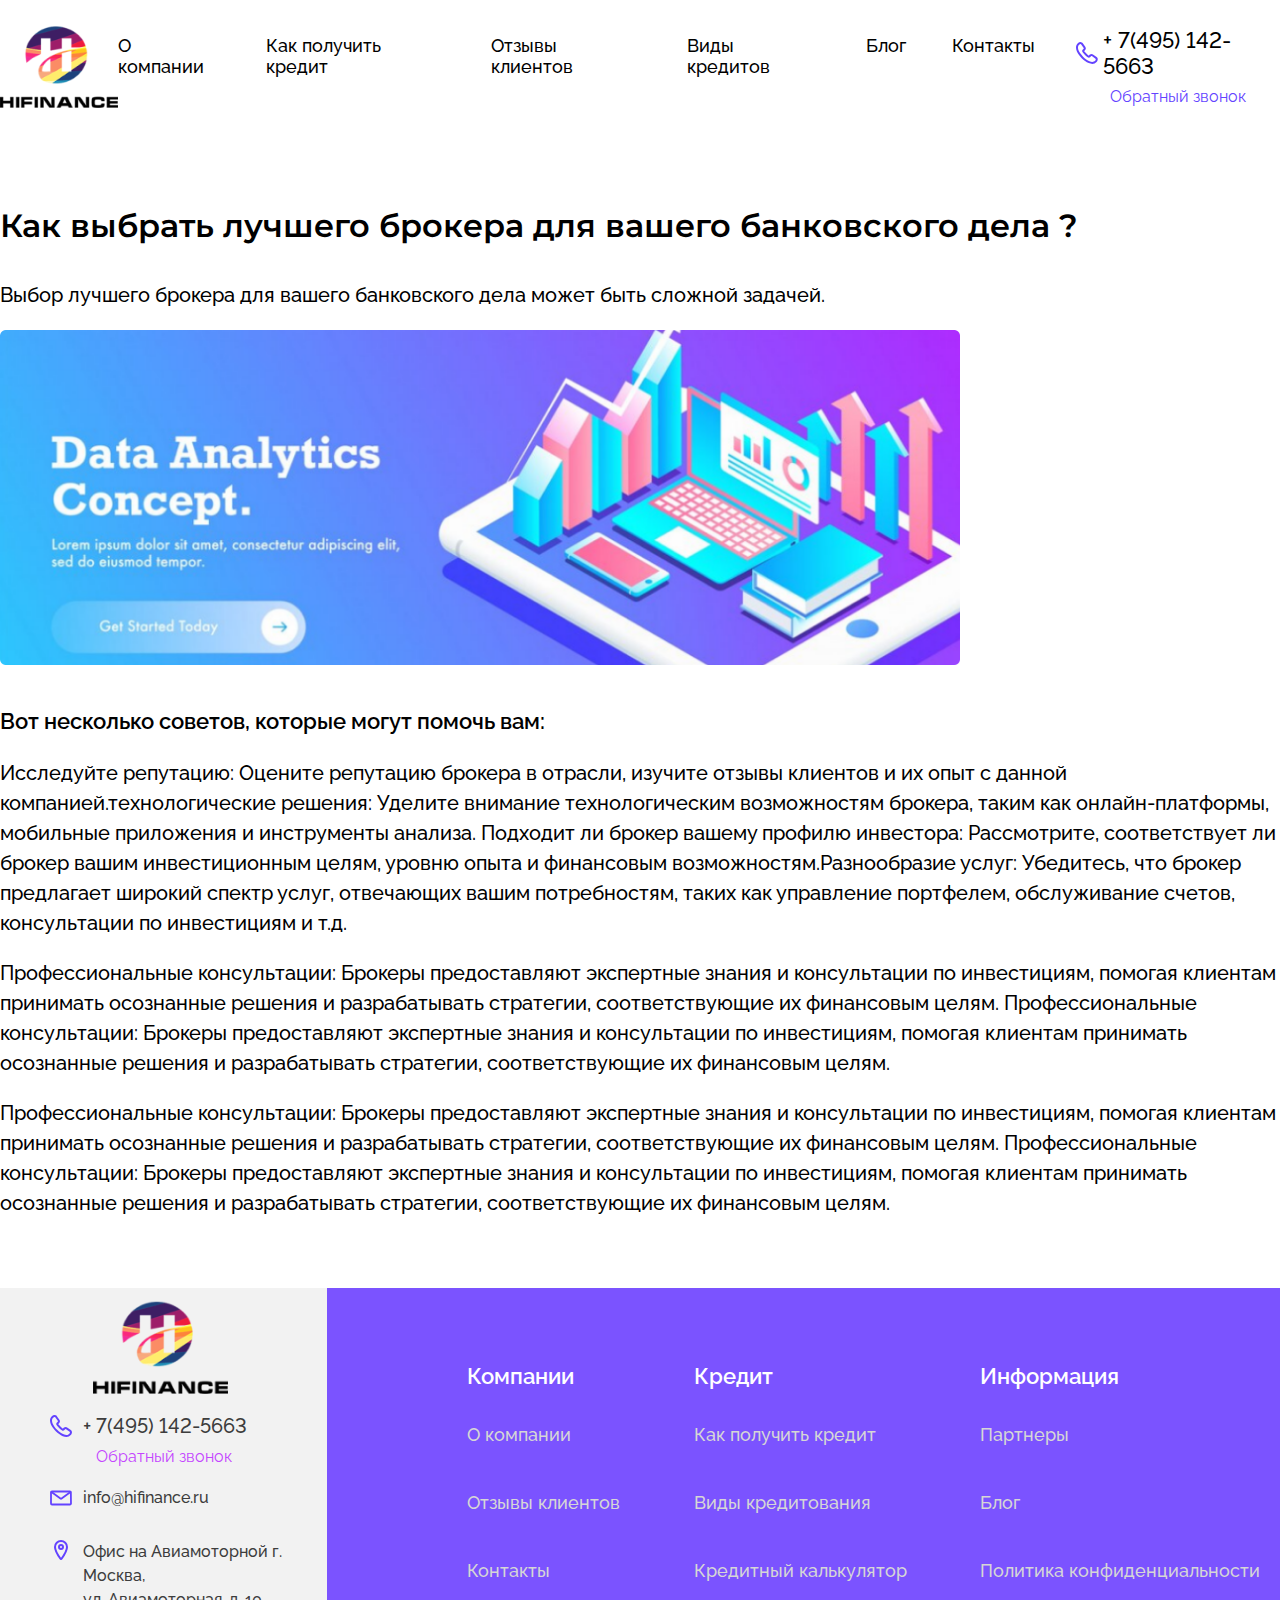
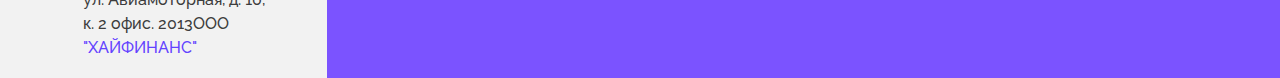
<file: blog-page.html>
<html lang="en">
  <head>
    <meta charset="UTF-8" />
    <meta name="viewport" content="width=device-width, initial-scale=1.0" />
    <link rel="stylesheet" href="slider.css" />
    <link rel="stylesheet" href="main.css" />
    <link rel="stylesheet" href="header.css" />
    <title>Main Page</title>
  </head>
  <body>
    <header>
      <div class="logo">
        <a href="/"><img class="img-logo" src="img/logo-2.png" alt="" />
            <img class="img-logo-mobile" src="img/logo 1.svg" alt="">
        </a>
      </div>

      <nav id="nav" class="nav">
        <div class="line"></div>
        <a href="/about-company.html">О компании</a>
        <div class="line"></div>
        <a onclick="headerHiddenBlockShow()" href="#">Как получить кредит</a>

        <div class="line"></div>
        <a href="/reviews.html">Отзывы клиентов</a>
        <div class="line"></div>
        <a href="/type-credit.html">Виды кредитов</a>
        <div class="line"></div>
        <a href="/blog.html">Блог</a>
        <div class="line"></div>
        <a href="/contacts.html">Контакты</a>
        <div class="line"></div>

        <div class="mail-block">
          <svg
            width="22"
            height="16"
            viewBox="0 0 22 16"
            fill="none"
            xmlns="http://www.w3.org/2000/svg"
          >
            <path
              d="M1 13.5V2.5C1 1.94772 1.44772 1.5 2 1.5H19.8537C20.4013 1.5 20.847 1.94032 20.8537 2.48782L20.9877 13.4878C20.9945 14.0448 20.5448 14.5 19.9877 14.5H2C1.44772 14.5 1 14.0523 1 13.5Z"
              stroke="#6343FF"
              stroke-width="1.8"
            />
            <path
              d="M1.5 2L10.4068 8.56291C10.7596 8.82283 11.2404 8.82283 11.5932 8.56291L20.5 2"
              stroke="#6343FF"
              stroke-width="1.8"
              stroke-linecap="round"
            />
          </svg>
          <a href="#">info@hifinance.ru</a>
        </div>
        <div class="address-block">
          <svg
            width="20"
            height="20"
            viewBox="0 0 20 20"
            fill="none"
            xmlns="http://www.w3.org/2000/svg"
          >
            <path
              d="M10 1C6.6875 1 4 3.65643 4 6.92818C4 10.6928 8 16.6586 9.46875 18.7192C9.52972 18.8062 9.60962 18.877 9.70195 18.9258C9.79428 18.9746 9.8964 19 10 19C10.1036 19 10.2057 18.9746 10.2981 18.9258C10.3904 18.877 10.4703 18.8062 10.5313 18.7192C12 16.6595 16 10.6958 16 6.92818C16 3.65643 13.3125 1 10 1Z"
              stroke="#6343FF"
              stroke-width="2"
              stroke-linecap="round"
              stroke-linejoin="round"
            />
            <path
              d="M10 9C11.1046 9 12 8.10457 12 7C12 5.89543 11.1046 5 10 5C8.89543 5 8 5.89543 8 7C8 8.10457 8.89543 9 10 9Z"
              stroke="#6343FF"
              stroke-width="2"
              stroke-linecap="round"
              stroke-linejoin="round"
            />
          </svg>
          <a href="#"
            >Офис на Авиамоторной г. Москва, <br />
            ул. Авиамоторная, д. 10, <br />
            к. 2 офис. 2013ООО <span>"ХАЙФИНАНС"</span></a
          >
        </div>
      </nav>

      <div class="burger-icon" onclick="navShow()">
        <img src="img/burger_icon.svg" alt="" />
      </div>

      <div class="phone-block">
        <div class="phone">
            <svg width="22" height="22" viewBox="0 0 22 22" fill="none" xmlns="http://www.w3.org/2000/svg">
                <path d="M20.97 17.33C20.97 17.69 20.89 18.06 20.72 18.42C20.55 18.78 20.33 19.12 20.04 19.44C19.55 19.98 19.01 20.37 18.4 20.62C17.8 20.87 17.15 21 16.45 21C15.43 21 14.34 20.76 13.19 20.27C12.04 19.78 10.89 19.12 9.75 18.29C8.58811 17.4401 7.49169 16.5041 6.47 15.49C5.45877 14.472 4.5261 13.3789 3.68 12.22C2.86 11.08 2.2 9.94 1.72 8.81C1.24 7.67 1 6.58 1 5.54C1 4.86 1.12 4.21 1.36 3.61C1.6 3 1.98 2.44 2.51 1.94C3.15 1.31 3.85 1 4.59 1C4.87 1 5.15 1.06 5.4 1.18C5.66 1.3 5.89 1.48 6.07 1.74L8.39 5.01C8.57 5.26 8.7 5.49 8.79 5.71C8.88 5.92 8.93 6.13 8.93 6.32C8.93 6.56 8.86 6.8 8.72 7.03C8.59 7.26 8.4 7.5 8.16 7.74L7.4 8.53C7.29 8.64 7.24 8.77 7.24 8.93C7.24 9.01 7.25 9.08 7.27 9.16C7.3 9.24 7.33 9.3 7.35 9.36C7.53 9.69 7.84 10.12 8.28 10.64C8.73 11.16 9.21 11.69 9.73 12.22C10.27 12.75 10.79 13.24 11.32 13.69C11.84 14.13 12.27 14.43 12.61 14.61C12.66 14.63 12.72 14.66 12.79 14.69C12.87 14.72 12.95 14.73 13.04 14.73C13.21 14.73 13.34 14.67 13.45 14.56L14.21 13.81C14.46 13.56 14.7 13.37 14.93 13.25C15.16 13.11 15.39 13.04 15.64 13.04C15.83 13.04 16.03 13.08 16.25 13.17C16.47 13.26 16.7 13.39 16.95 13.56L20.26 15.91C20.52 16.09 20.7 16.3 20.81 16.55C20.91 16.8 20.97 17.05 20.97 17.33Z" stroke="#6343FF" stroke-width="2" stroke-miterlimit="10"/>
            </svg>
          <a href="#">+ 7(495) 142-5663</a>
        </div>

        <p>Обратный звонок</p>
      </div>
    </header>

    <section class="blog-page">

        <p class="title-section">Как выбрать лучшего брокера для вашего банковского дела ?</p>
        <p class="p1">Выбор лучшего брокера для вашего банковского дела может быть сложной задачей.</p>
        <img src="img/img-blog-page-1.png" alt="">
        <p class="p2">Вот несколько советов, которые могут помочь вам:</p>
        <p class="p1">Исследуйте репутацию: Оцените репутацию брокера в отрасли, изучите отзывы клиентов и их опыт с данной компанией.технологические решения: Уделите внимание технологическим возможностям брокера, таким как онлайн-платформы, мобильные приложения и инструменты анализа.
            Подходит ли брокер вашему профилю инвестора: Рассмотрите, соответствует ли брокер вашим инвестиционным целям, уровню опыта и финансовым возможностям.Разнообразие услуг: Убедитесь, что брокер предлагает широкий спектр услуг, отвечающих вашим потребностям, таких как управление портфелем, обслуживание счетов, консультации по инвестициям и т.д.</p>
        <p class="p1">Профессиональные консультации: Брокеры предоставляют экспертные знания и консультации по инвестициям, помогая клиентам принимать осознанные решения и разрабатывать стратегии, соответствующие их финансовым целям. Профессиональные консультации: Брокеры предоставляют экспертные знания и консультации по инвестициям, помогая клиентам принимать осознанные решения и разрабатывать стратегии, соответствующие их финансовым целям.</p>
        <p class="p1">Профессиональные консультации: Брокеры предоставляют экспертные знания и консультации по инвестициям, помогая клиентам принимать осознанные решения и разрабатывать стратегии, соответствующие их финансовым целям. Профессиональные консультации: Брокеры предоставляют экспертные знания и консультации по инвестициям, помогая клиентам принимать осознанные решения и разрабатывать стратегии, соответствующие их финансовым целям.</p>

    </section>

    <div class="footer-block-contacts-mobile">
        <div class="wrapper-content">
          <img class="logo" src="img/logo-2.png" alt="" />

          <div class="phone-block">
            <div class="phone">
              <svg
                width="22"
                height="22"
                viewBox="0 0 22 22"
                fill="none"
                xmlns="http://www.w3.org/2000/svg"
              >
                <path
                  d="M20.97 17.33C20.97 17.69 20.89 18.06 20.72 18.42C20.55 18.78 20.33 19.12 20.04 19.44C19.55 19.98 19.01 20.37 18.4 20.62C17.8 20.87 17.15 21 16.45 21C15.43 21 14.34 20.76 13.19 20.27C12.04 19.78 10.89 19.12 9.75 18.29C8.58811 17.4401 7.49169 16.5041 6.47 15.49C5.45877 14.472 4.5261 13.3789 3.68 12.22C2.86 11.08 2.2 9.94 1.72 8.81C1.24 7.67 1 6.58 1 5.54C1 4.86 1.12 4.21 1.36 3.61C1.6 3 1.98 2.44 2.51 1.94C3.15 1.31 3.85 1 4.59 1C4.87 1 5.15 1.06 5.4 1.18C5.66 1.3 5.89 1.48 6.07 1.74L8.39 5.01C8.57 5.26 8.7 5.49 8.79 5.71C8.88 5.92 8.93 6.13 8.93 6.32C8.93 6.56 8.86 6.8 8.72 7.03C8.59 7.26 8.4 7.5 8.16 7.74L7.4 8.53C7.29 8.64 7.24 8.77 7.24 8.93C7.24 9.01 7.25 9.08 7.27 9.16C7.3 9.24 7.33 9.3 7.35 9.36C7.53 9.69 7.84 10.12 8.28 10.64C8.73 11.16 9.21 11.69 9.73 12.22C10.27 12.75 10.79 13.24 11.32 13.69C11.84 14.13 12.27 14.43 12.61 14.61C12.66 14.63 12.72 14.66 12.79 14.69C12.87 14.72 12.95 14.73 13.04 14.73C13.21 14.73 13.34 14.67 13.45 14.56L14.21 13.81C14.46 13.56 14.7 13.37 14.93 13.25C15.16 13.11 15.39 13.04 15.64 13.04C15.83 13.04 16.03 13.08 16.25 13.17C16.47 13.26 16.7 13.39 16.95 13.56L20.26 15.91C20.52 16.09 20.7 16.3 20.81 16.55C20.91 16.8 20.97 17.05 20.97 17.33Z"
                  stroke="#6343ff"
                  stroke-width="2"
                  stroke-miterlimit="10"
                />
              </svg>

              <a href="#">+ 7(495) 142-5663</a>
            </div>
            <p>Обратный звонок</p>
          </div>
          <div class="mail-block">
            <svg
              width="22"
              height="16"
              viewBox="0 0 22 16"
              fill="none"
              xmlns="http://www.w3.org/2000/svg"
            >
              <path
                d="M1 13.5V2.5C1 1.94772 1.44772 1.5 2 1.5H19.8537C20.4013 1.5 20.847 1.94032 20.8537 2.48782L20.9877 13.4878C20.9945 14.0448 20.5448 14.5 19.9877 14.5H2C1.44772 14.5 1 14.0523 1 13.5Z"
                stroke="#6343FF"
                stroke-width="1.8"
              />
              <path
                d="M1.5 2L10.4068 8.56291C10.7596 8.82283 11.2404 8.82283 11.5932 8.56291L20.5 2"
                stroke="#6343FF"
                stroke-width="1.8"
                stroke-linecap="round"
              />
            </svg>
            <a href="#">info@hifinance.ru</a>
          </div>
          <div class="address-block">
            <svg
              width="20"
              height="20"
              viewBox="0 0 20 20"
              fill="none"
              xmlns="http://www.w3.org/2000/svg"
            >
              <path
                d="M10 1C6.6875 1 4 3.65643 4 6.92818C4 10.6928 8 16.6586 9.46875 18.7192C9.52972 18.8062 9.60962 18.877 9.70195 18.9258C9.79428 18.9746 9.8964 19 10 19C10.1036 19 10.2057 18.9746 10.2981 18.9258C10.3904 18.877 10.4703 18.8062 10.5313 18.7192C12 16.6595 16 10.6958 16 6.92818C16 3.65643 13.3125 1 10 1Z"
                stroke="#6343FF"
                stroke-width="2"
                stroke-linecap="round"
                stroke-linejoin="round"
              />
              <path
                d="M10 9C11.1046 9 12 8.10457 12 7C12 5.89543 11.1046 5 10 5C8.89543 5 8 5.89543 8 7C8 8.10457 8.89543 9 10 9Z"
                stroke="#6343FF"
                stroke-width="2"
                stroke-linecap="round"
                stroke-linejoin="round"
              />
            </svg>
            <a href="#"
              >Офис на Авиамоторной г. Москва, <br />
              ул. Авиамоторная, д. 10, <br />
              к. 2 офис. 2013ООО <span>"ХАЙФИНАНС"</span></a
            >
          </div>
        </div>
        </div>

    <footer class="footer">
        <div class="content">
          <div class="white-block">
            <a href="/"><img class="logo" src="img/logo-2.png" alt="" /></a>
  
            <div class="phone-block">
              <div class="phone">
                <svg
                  width="22"
                  height="22"
                  viewBox="0 0 22 22"
                  fill="none"
                  xmlns="http://www.w3.org/2000/svg"
                >
                  <path
                    d="M20.97 17.33C20.97 17.69 20.89 18.06 20.72 18.42C20.55 18.78 20.33 19.12 20.04 19.44C19.55 19.98 19.01 20.37 18.4 20.62C17.8 20.87 17.15 21 16.45 21C15.43 21 14.34 20.76 13.19 20.27C12.04 19.78 10.89 19.12 9.75 18.29C8.58811 17.4401 7.49169 16.5041 6.47 15.49C5.45877 14.472 4.5261 13.3789 3.68 12.22C2.86 11.08 2.2 9.94 1.72 8.81C1.24 7.67 1 6.58 1 5.54C1 4.86 1.12 4.21 1.36 3.61C1.6 3 1.98 2.44 2.51 1.94C3.15 1.31 3.85 1 4.59 1C4.87 1 5.15 1.06 5.4 1.18C5.66 1.3 5.89 1.48 6.07 1.74L8.39 5.01C8.57 5.26 8.7 5.49 8.79 5.71C8.88 5.92 8.93 6.13 8.93 6.32C8.93 6.56 8.86 6.8 8.72 7.03C8.59 7.26 8.4 7.5 8.16 7.74L7.4 8.53C7.29 8.64 7.24 8.77 7.24 8.93C7.24 9.01 7.25 9.08 7.27 9.16C7.3 9.24 7.33 9.3 7.35 9.36C7.53 9.69 7.84 10.12 8.28 10.64C8.73 11.16 9.21 11.69 9.73 12.22C10.27 12.75 10.79 13.24 11.32 13.69C11.84 14.13 12.27 14.43 12.61 14.61C12.66 14.63 12.72 14.66 12.79 14.69C12.87 14.72 12.95 14.73 13.04 14.73C13.21 14.73 13.34 14.67 13.45 14.56L14.21 13.81C14.46 13.56 14.7 13.37 14.93 13.25C15.16 13.11 15.39 13.04 15.64 13.04C15.83 13.04 16.03 13.08 16.25 13.17C16.47 13.26 16.7 13.39 16.95 13.56L20.26 15.91C20.52 16.09 20.7 16.3 20.81 16.55C20.91 16.8 20.97 17.05 20.97 17.33Z"
                    stroke="#6343ff"
                    stroke-width="2"
                    stroke-miterlimit="10"
                  />
                </svg>
  
                <a href="#">+ 7(495) 142-5663</a>
              </div>
              <p>Обратный звонок</p>
            </div>
            <div class="mail-block">
              <svg
                width="22"
                height="16"
                viewBox="0 0 22 16"
                fill="none"
                xmlns="http://www.w3.org/2000/svg"
              >
                <path
                  d="M1 13.5V2.5C1 1.94772 1.44772 1.5 2 1.5H19.8537C20.4013 1.5 20.847 1.94032 20.8537 2.48782L20.9877 13.4878C20.9945 14.0448 20.5448 14.5 19.9877 14.5H2C1.44772 14.5 1 14.0523 1 13.5Z"
                  stroke="#6343FF"
                  stroke-width="1.8"
                />
                <path
                  d="M1.5 2L10.4068 8.56291C10.7596 8.82283 11.2404 8.82283 11.5932 8.56291L20.5 2"
                  stroke="#6343FF"
                  stroke-width="1.8"
                  stroke-linecap="round"
                />
              </svg>
              <a href="#">info@hifinance.ru</a>
            </div>
            <div class="address-block">
              <svg
                width="20"
                height="20"
                viewBox="0 0 20 20"
                fill="none"
                xmlns="http://www.w3.org/2000/svg"
              >
                <path
                  d="M10 1C6.6875 1 4 3.65643 4 6.92818C4 10.6928 8 16.6586 9.46875 18.7192C9.52972 18.8062 9.60962 18.877 9.70195 18.9258C9.79428 18.9746 9.8964 19 10 19C10.1036 19 10.2057 18.9746 10.2981 18.9258C10.3904 18.877 10.4703 18.8062 10.5313 18.7192C12 16.6595 16 10.6958 16 6.92818C16 3.65643 13.3125 1 10 1Z"
                  stroke="#6343FF"
                  stroke-width="2"
                  stroke-linecap="round"
                  stroke-linejoin="round"
                />
                <path
                  d="M10 9C11.1046 9 12 8.10457 12 7C12 5.89543 11.1046 5 10 5C8.89543 5 8 5.89543 8 7C8 8.10457 8.89543 9 10 9Z"
                  stroke="#6343FF"
                  stroke-width="2"
                  stroke-linecap="round"
                  stroke-linejoin="round"
                />
              </svg>
              <a href="#"
                >Офис на Авиамоторной г. Москва, <br />
                ул. Авиамоторная, д. 10, <br />
                к. 2 офис. 2013ООО <span>"ХАЙФИНАНС"</span></a
              >
            </div>
          </div>
  
          <div class="block-nav">
            <div onclick="col1NavShow()" class="col-1">
              <div class="line"></div>
              <p id="footer__title-col-1">
                Компании
                <svg
                  id="arrow-icon-1"
                  width="16"
                  height="8"
                  viewBox="0 0 16 8"
                  fill="none"
                  xmlns="http://www.w3.org/2000/svg"
                >
                  <path
                    d="M15 1L9.23737 6.5118C8.55682 7.16273 7.44318 7.16273 6.76263 6.5118L1 1"
                    stroke="white"
                    stroke-width="2"
                    stroke-miterlimit="10"
                    stroke-linecap="round"
                    stroke-linejoin="round"
                  />
                </svg>
              </p>
              <div class="line"></div>
              <div id="footer__col-nav-1" class="footer__col-nav-1">
                <div class="line"></div>
                <a href="/about-company.html">О компании</a>
            <div class="line"></div>
            <a href="/reviews.html">Отзывы клиентов</a>
            <div class="line"></div>
            <a href="/contacts.html">Контакты</a>
            <div class="line"></div>
            </div>
          </div>

          <div onclick="col2NavShow()" class="col-2">
            <div class="line"></div>
            <p id="footer__title-col-2">Кредит
                <svg id="arrow-icon-2" width="16" height="8" viewBox="0 0 16 8" fill="none" xmlns="http://www.w3.org/2000/svg">
                    <path d="M15 1L9.23737 6.5118C8.55682 7.16273 7.44318 7.16273 6.76263 6.5118L1 1" stroke="white" stroke-width="2" stroke-miterlimit="10" stroke-linecap="round" stroke-linejoin="round"/>
                </svg>
            </p>
            <div class="line"></div>
            <div id="footer__col-nav-2" class="footer__col-nav-2">
            <a href="/how-use-credit.html">Как получить кредит</a>
            <div class="line"></div>
            <a href="/type-credit.html">Виды кредитования</a>
            <div class="line"></div>
            <a href="/">Кредитный калькулятор</a>
            <div class="line"></div>
            </div>
          </div>

          <div onclick="col3NavShow()" class="col-3">
            <div class="line"></div>
            <p id="footer__title-col-3">Информация
                <svg id="arrow-icon-3" width="16" height="8" viewBox="0 0 16 8" fill="none" xmlns="http://www.w3.org/2000/svg">
                    <path d="M15 1L9.23737 6.5118C8.55682 7.16273 7.44318 7.16273 6.76263 6.5118L1 1" stroke="white" stroke-width="2" stroke-miterlimit="10" stroke-linecap="round" stroke-linejoin="round"/>
                </svg>
            </p>
            <div class="line"></div>
            <div id="footer__col-nav-3" class="footer__col-nav-3">
            <a href="#">Партнеры</a>
            <div class="line"></div>
            <a href="/blog.html">Блог</a>
            <div class="line"></div>
            <a href="/privacy-policy.html">Политика конфиденциальности</a>
                <div class="line"></div>
              </div>
            </div>
          </div>
  
          <div class="footer__block-contacts">
            <div class="phone-block">
              <div class="phone">
                <svg
                  width="22"
                  height="22"
                  viewBox="0 0 22 22"
                  fill="none"
                  xmlns="http://www.w3.org/2000/svg"
                >
                  <path
                    d="M20.97 17.33C20.97 17.69 20.89 18.06 20.72 18.42C20.55 18.78 20.33 19.12 20.04 19.44C19.55 19.98 19.01 20.37 18.4 20.62C17.8 20.87 17.15 21 16.45 21C15.43 21 14.34 20.76 13.19 20.27C12.04 19.78 10.89 19.12 9.75 18.29C8.58811 17.4401 7.49169 16.5041 6.47 15.49C5.45877 14.472 4.5261 13.3789 3.68 12.22C2.86 11.08 2.2 9.94 1.72 8.81C1.24 7.67 1 6.58 1 5.54C1 4.86 1.12 4.21 1.36 3.61C1.6 3 1.98 2.44 2.51 1.94C3.15 1.31 3.85 1 4.59 1C4.87 1 5.15 1.06 5.4 1.18C5.66 1.3 5.89 1.48 6.07 1.74L8.39 5.01C8.57 5.26 8.7 5.49 8.79 5.71C8.88 5.92 8.93 6.13 8.93 6.32C8.93 6.56 8.86 6.8 8.72 7.03C8.59 7.26 8.4 7.5 8.16 7.74L7.4 8.53C7.29 8.64 7.24 8.77 7.24 8.93C7.24 9.01 7.25 9.08 7.27 9.16C7.3 9.24 7.33 9.3 7.35 9.36C7.53 9.69 7.84 10.12 8.28 10.64C8.73 11.16 9.21 11.69 9.73 12.22C10.27 12.75 10.79 13.24 11.32 13.69C11.84 14.13 12.27 14.43 12.61 14.61C12.66 14.63 12.72 14.66 12.79 14.69C12.87 14.72 12.95 14.73 13.04 14.73C13.21 14.73 13.34 14.67 13.45 14.56L14.21 13.81C14.46 13.56 14.7 13.37 14.93 13.25C15.16 13.11 15.39 13.04 15.64 13.04C15.83 13.04 16.03 13.08 16.25 13.17C16.47 13.26 16.7 13.39 16.95 13.56L20.26 15.91C20.52 16.09 20.7 16.3 20.81 16.55C20.91 16.8 20.97 17.05 20.97 17.33Z"
                    stroke="#6343ff"
                    stroke-width="2"
                    stroke-miterlimit="10"
                  />
                </svg>
  
                <a href="#">+ 7(495) 142-5663</a>
              </div>
            </div>
            <div class="mail-block">
              <svg
                width="22"
                height="16"
                viewBox="0 0 22 16"
                fill="none"
                xmlns="http://www.w3.org/2000/svg"
              >
                <path
                  d="M1 13.5V2.5C1 1.94772 1.44772 1.5 2 1.5H19.8537C20.4013 1.5 20.847 1.94032 20.8537 2.48782L20.9877 13.4878C20.9945 14.0448 20.5448 14.5 19.9877 14.5H2C1.44772 14.5 1 14.0523 1 13.5Z"
                  stroke="#6343FF"
                  stroke-width="1.8"
                />
                <path
                  d="M1.5 2L10.4068 8.56291C10.7596 8.82283 11.2404 8.82283 11.5932 8.56291L20.5 2"
                  stroke="#6343FF"
                  stroke-width="1.8"
                  stroke-linecap="round"
                />
              </svg>
              <a href="#">info@hifinance.ru</a>
            </div>
            <div class="address-block">
              <svg
                width="20"
                height="20"
                viewBox="0 0 20 20"
                fill="none"
                xmlns="http://www.w3.org/2000/svg"
              >
                <path
                  d="M10 1C6.6875 1 4 3.65643 4 6.92818C4 10.6928 8 16.6586 9.46875 18.7192C9.52972 18.8062 9.60962 18.877 9.70195 18.9258C9.79428 18.9746 9.8964 19 10 19C10.1036 19 10.2057 18.9746 10.2981 18.9258C10.3904 18.877 10.4703 18.8062 10.5313 18.7192C12 16.6595 16 10.6958 16 6.92818C16 3.65643 13.3125 1 10 1Z"
                  stroke="#6343FF"
                  stroke-width="2"
                  stroke-linecap="round"
                  stroke-linejoin="round"
                />
                <path
                  d="M10 9C11.1046 9 12 8.10457 12 7C12 5.89543 11.1046 5 10 5C8.89543 5 8 5.89543 8 7C8 8.10457 8.89543 9 10 9Z"
                  stroke="#6343FF"
                  stroke-width="2"
                  stroke-linecap="round"
                  stroke-linejoin="round"
                />
              </svg>
              <a href="#"
                >Офис на Авиамоторной г. Москва, <br />
                ул. Авиамоторная, д. 10, <br />
                к. 2 офис. 2013ООО <span>"ХАЙФИНАНС"</span></a
              >
            </div>
          </div>
        </div>
      </footer>

    <script src="main.js"></script>
    <script src="slider.js"></script>
    <script src="calc.js"></script>
  </body>
</html>
</file>
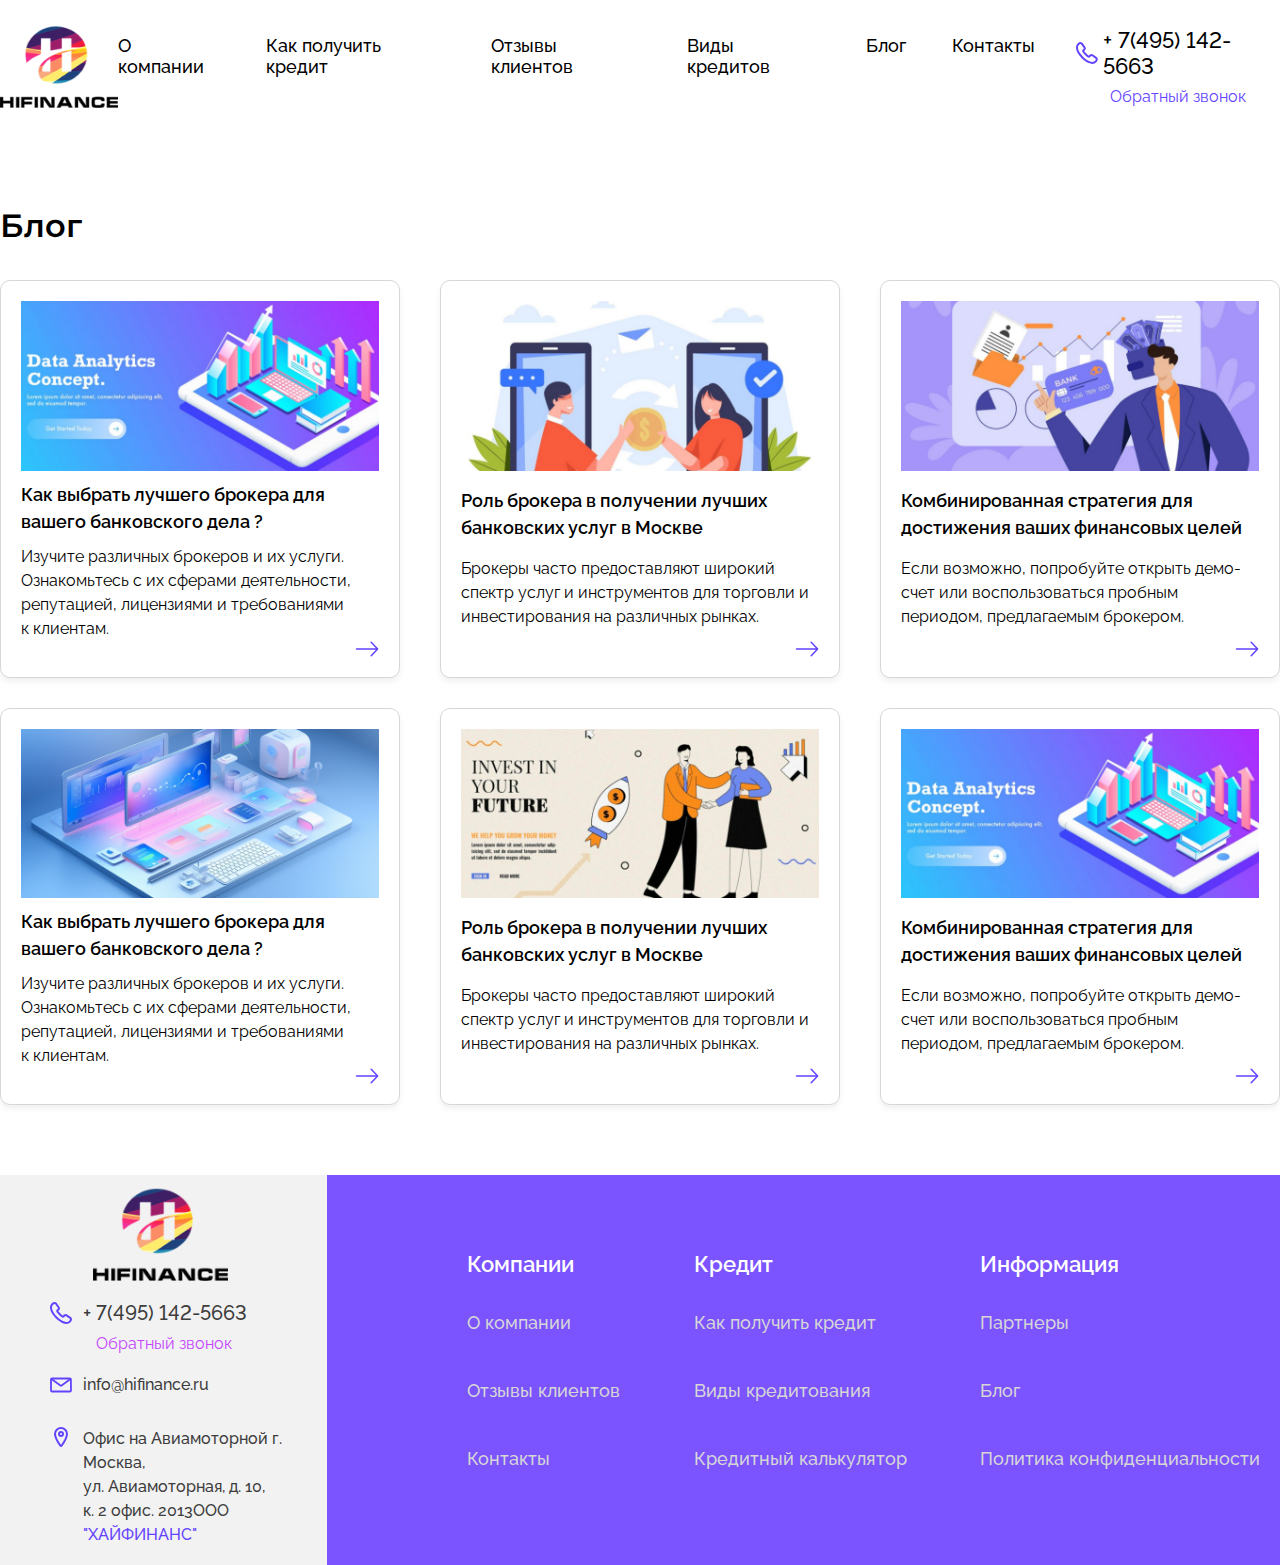
<file: blog.html>
<html lang="en">
  <head>
    <meta charset="UTF-8" />
    <meta name="viewport" content="width=device-width, initial-scale=1.0" />
    <link rel="stylesheet" href="slider.css" />
    <link rel="stylesheet" href="main.css" />
    <link rel="stylesheet" href="header.css" />
    <title>Main Page</title>
  </head>
  <body>
    <header>
      <div class="logo">
        <a href="/"><img class="img-logo" src="img/logo-2.png" alt="" />
            <img class="img-logo-mobile" src="img/logo 1.svg" alt="">
        </a>
      </div>

      <nav id="nav" class="nav">
        <div class="line"></div>
        <a href="/about-company.html">О компании</a>
        <div class="line"></div>
        <a onclick="headerHiddenBlockShow()" href="#">Как получить кредит</a>

        <div class="line"></div>
        <a href="/reviews.html">Отзывы клиентов</a>
        <div class="line"></div>
        <a href="/type-credit.html">Виды кредитов</a>
        <div class="line"></div>
        <a href="/blog.html">Блог</a>
        <div class="line"></div>
        <a href="/contacts.html">Контакты</a>
        <div class="line"></div>

        <div class="mail-block">
          <svg
            width="22"
            height="16"
            viewBox="0 0 22 16"
            fill="none"
            xmlns="http://www.w3.org/2000/svg"
          >
            <path
              d="M1 13.5V2.5C1 1.94772 1.44772 1.5 2 1.5H19.8537C20.4013 1.5 20.847 1.94032 20.8537 2.48782L20.9877 13.4878C20.9945 14.0448 20.5448 14.5 19.9877 14.5H2C1.44772 14.5 1 14.0523 1 13.5Z"
              stroke="#6343FF"
              stroke-width="1.8"
            />
            <path
              d="M1.5 2L10.4068 8.56291C10.7596 8.82283 11.2404 8.82283 11.5932 8.56291L20.5 2"
              stroke="#6343FF"
              stroke-width="1.8"
              stroke-linecap="round"
            />
          </svg>
          <a href="#">info@hifinance.ru</a>
        </div>
        <div class="address-block">
          <svg
            width="20"
            height="20"
            viewBox="0 0 20 20"
            fill="none"
            xmlns="http://www.w3.org/2000/svg"
          >
            <path
              d="M10 1C6.6875 1 4 3.65643 4 6.92818C4 10.6928 8 16.6586 9.46875 18.7192C9.52972 18.8062 9.60962 18.877 9.70195 18.9258C9.79428 18.9746 9.8964 19 10 19C10.1036 19 10.2057 18.9746 10.2981 18.9258C10.3904 18.877 10.4703 18.8062 10.5313 18.7192C12 16.6595 16 10.6958 16 6.92818C16 3.65643 13.3125 1 10 1Z"
              stroke="#6343FF"
              stroke-width="2"
              stroke-linecap="round"
              stroke-linejoin="round"
            />
            <path
              d="M10 9C11.1046 9 12 8.10457 12 7C12 5.89543 11.1046 5 10 5C8.89543 5 8 5.89543 8 7C8 8.10457 8.89543 9 10 9Z"
              stroke="#6343FF"
              stroke-width="2"
              stroke-linecap="round"
              stroke-linejoin="round"
            />
          </svg>
          <a href="#"
            >Офис на Авиамоторной г. Москва, <br />
            ул. Авиамоторная, д. 10, <br />
            к. 2 офис. 2013ООО <span>"ХАЙФИНАНС"</span></a
          >
        </div>
      </nav>

      <div class="burger-icon" onclick="navShow()">
        <img src="img/burger_icon.svg" alt="" />
      </div>

      <div class="phone-block">
        <div class="phone">
            <svg width="22" height="22" viewBox="0 0 22 22" fill="none" xmlns="http://www.w3.org/2000/svg">
                <path d="M20.97 17.33C20.97 17.69 20.89 18.06 20.72 18.42C20.55 18.78 20.33 19.12 20.04 19.44C19.55 19.98 19.01 20.37 18.4 20.62C17.8 20.87 17.15 21 16.45 21C15.43 21 14.34 20.76 13.19 20.27C12.04 19.78 10.89 19.12 9.75 18.29C8.58811 17.4401 7.49169 16.5041 6.47 15.49C5.45877 14.472 4.5261 13.3789 3.68 12.22C2.86 11.08 2.2 9.94 1.72 8.81C1.24 7.67 1 6.58 1 5.54C1 4.86 1.12 4.21 1.36 3.61C1.6 3 1.98 2.44 2.51 1.94C3.15 1.31 3.85 1 4.59 1C4.87 1 5.15 1.06 5.4 1.18C5.66 1.3 5.89 1.48 6.07 1.74L8.39 5.01C8.57 5.26 8.7 5.49 8.79 5.71C8.88 5.92 8.93 6.13 8.93 6.32C8.93 6.56 8.86 6.8 8.72 7.03C8.59 7.26 8.4 7.5 8.16 7.74L7.4 8.53C7.29 8.64 7.24 8.77 7.24 8.93C7.24 9.01 7.25 9.08 7.27 9.16C7.3 9.24 7.33 9.3 7.35 9.36C7.53 9.69 7.84 10.12 8.28 10.64C8.73 11.16 9.21 11.69 9.73 12.22C10.27 12.75 10.79 13.24 11.32 13.69C11.84 14.13 12.27 14.43 12.61 14.61C12.66 14.63 12.72 14.66 12.79 14.69C12.87 14.72 12.95 14.73 13.04 14.73C13.21 14.73 13.34 14.67 13.45 14.56L14.21 13.81C14.46 13.56 14.7 13.37 14.93 13.25C15.16 13.11 15.39 13.04 15.64 13.04C15.83 13.04 16.03 13.08 16.25 13.17C16.47 13.26 16.7 13.39 16.95 13.56L20.26 15.91C20.52 16.09 20.7 16.3 20.81 16.55C20.91 16.8 20.97 17.05 20.97 17.33Z" stroke="#6343FF" stroke-width="2" stroke-miterlimit="10"/>
            </svg>
          <a href="#">+ 7(495) 142-5663</a>
        </div>

        <p>Обратный звонок</p>
      </div>
    </header>

    <section class="blog blog-page">

        <p class="title-section">Блог</p>

        <div class="row">

            <div class="col">
            <img src="img/blog-img-1.png" alt="">
            <p class="title-blog-article">Как выбрать лучшего брокера для вашего банковского дела ?</p>
            <p class="info-blog-article">Изучите различных брокеров и&nbsp;их&nbsp;услуги.
                 Ознакомьтесь с&nbsp;их&nbsp;сферами деятельности, репутацией, лицензиями и&nbsp;требованиями к&nbsp;клиентам.</p>
            
            <svg width="24" height="16" viewBox="0 0 24 16" fill="none" xmlns="http://www.w3.org/2000/svg">
            <path d="M16.2158 1.17114L22.636 7.92114L16.2158 14.6711M1.48218 7.92114H22.4562" stroke="#6343FF" stroke-width="1.5" stroke-miterlimit="10" stroke-linecap="round" stroke-linejoin="round"></path>
            </svg>
            
            </div>

            <div class="col">
                <img src="img/blog-img-2.png" alt="">
                <p class="title-blog-article">Роль брокера в получении лучших банковских услуг в Москве</p>
                <p class="info-blog-article">Брокеры часто предоставляют широкий спектр услуг
                     и инструментов для торговли и инвестирования на различных рынках.</p>
                
                <svg width="24" height="16" viewBox="0 0 24 16" fill="none" xmlns="http://www.w3.org/2000/svg">
                <path d="M16.2158 1.17114L22.636 7.92114L16.2158 14.6711M1.48218 7.92114H22.4562" stroke="#6343FF" stroke-width="1.5" stroke-miterlimit="10" stroke-linecap="round" stroke-linejoin="round"></path>
                </svg>
    
            </div>

            <div class="col">
                <img src="img/blog-img-3.png" alt="">
                <p class="title-blog-article">Комбинированная стратегия для достижения ваших финансовых целей</p>
                <p class="info-blog-article">Если возможно, попробуйте открыть демо-счет
                     или воспользоваться пробным периодом, предлагаемым брокером.</p>
                
                <svg width="24" height="16" viewBox="0 0 24 16" fill="none" xmlns="http://www.w3.org/2000/svg">
                <path d="M16.2158 1.17114L22.636 7.92114L16.2158 14.6711M1.48218 7.92114H22.4562" stroke="#6343FF" stroke-width="1.5" stroke-miterlimit="10" stroke-linecap="round" stroke-linejoin="round"></path>
                </svg>
    
            </div>

        </div>

        <div class="row">

            <div class="col">
            <img src="img/blog-img-4.png" alt="">
            <p class="title-blog-article">Как выбрать лучшего брокера для вашего банковского дела ?</p>
            <p class="info-blog-article">Изучите различных брокеров и&nbsp;их&nbsp;услуги.
                 Ознакомьтесь с&nbsp;их&nbsp;сферами деятельности, репутацией, лицензиями и&nbsp;требованиями к&nbsp;клиентам.</p>
            
            <svg width="24" height="16" viewBox="0 0 24 16" fill="none" xmlns="http://www.w3.org/2000/svg">
            <path d="M16.2158 1.17114L22.636 7.92114L16.2158 14.6711M1.48218 7.92114H22.4562" stroke="#6343FF" stroke-width="1.5" stroke-miterlimit="10" stroke-linecap="round" stroke-linejoin="round"></path>
            </svg>
            
            </div>

            <div class="col">
                <img src="img/blog-img-5.png" alt="">
                <p class="title-blog-article">Роль брокера в получении лучших банковских услуг в Москве</p>
                <p class="info-blog-article">Брокеры часто предоставляют широкий спектр услуг
                     и инструментов для торговли и инвестирования на различных рынках.</p>
                
                <svg width="24" height="16" viewBox="0 0 24 16" fill="none" xmlns="http://www.w3.org/2000/svg">
                <path d="M16.2158 1.17114L22.636 7.92114L16.2158 14.6711M1.48218 7.92114H22.4562" stroke="#6343FF" stroke-width="1.5" stroke-miterlimit="10" stroke-linecap="round" stroke-linejoin="round"></path>
                </svg>
    
            </div>

            <div class="col">
                <img src="img/blog-img-1.png" alt="">
                <p class="title-blog-article">Комбинированная стратегия для достижения ваших финансовых целей</p>
                <p class="info-blog-article">Если возможно, попробуйте открыть демо-счет
                     или воспользоваться пробным периодом, предлагаемым брокером.</p>
                
                <svg width="24" height="16" viewBox="0 0 24 16" fill="none" xmlns="http://www.w3.org/2000/svg">
                <path d="M16.2158 1.17114L22.636 7.92114L16.2158 14.6711M1.48218 7.92114H22.4562" stroke="#6343FF" stroke-width="1.5" stroke-miterlimit="10" stroke-linecap="round" stroke-linejoin="round"></path>
                </svg>
    
            </div>

        </div>


    </section>

    <div class="footer-block-contacts-mobile">
        <div class="wrapper-content">
          <img class="logo" src="img/logo-2.png" alt="" />

          <div class="phone-block">
            <div class="phone">
              <svg
                width="22"
                height="22"
                viewBox="0 0 22 22"
                fill="none"
                xmlns="http://www.w3.org/2000/svg"
              >
                <path
                  d="M20.97 17.33C20.97 17.69 20.89 18.06 20.72 18.42C20.55 18.78 20.33 19.12 20.04 19.44C19.55 19.98 19.01 20.37 18.4 20.62C17.8 20.87 17.15 21 16.45 21C15.43 21 14.34 20.76 13.19 20.27C12.04 19.78 10.89 19.12 9.75 18.29C8.58811 17.4401 7.49169 16.5041 6.47 15.49C5.45877 14.472 4.5261 13.3789 3.68 12.22C2.86 11.08 2.2 9.94 1.72 8.81C1.24 7.67 1 6.58 1 5.54C1 4.86 1.12 4.21 1.36 3.61C1.6 3 1.98 2.44 2.51 1.94C3.15 1.31 3.85 1 4.59 1C4.87 1 5.15 1.06 5.4 1.18C5.66 1.3 5.89 1.48 6.07 1.74L8.39 5.01C8.57 5.26 8.7 5.49 8.79 5.71C8.88 5.92 8.93 6.13 8.93 6.32C8.93 6.56 8.86 6.8 8.72 7.03C8.59 7.26 8.4 7.5 8.16 7.74L7.4 8.53C7.29 8.64 7.24 8.77 7.24 8.93C7.24 9.01 7.25 9.08 7.27 9.16C7.3 9.24 7.33 9.3 7.35 9.36C7.53 9.69 7.84 10.12 8.28 10.64C8.73 11.16 9.21 11.69 9.73 12.22C10.27 12.75 10.79 13.24 11.32 13.69C11.84 14.13 12.27 14.43 12.61 14.61C12.66 14.63 12.72 14.66 12.79 14.69C12.87 14.72 12.95 14.73 13.04 14.73C13.21 14.73 13.34 14.67 13.45 14.56L14.21 13.81C14.46 13.56 14.7 13.37 14.93 13.25C15.16 13.11 15.39 13.04 15.64 13.04C15.83 13.04 16.03 13.08 16.25 13.17C16.47 13.26 16.7 13.39 16.95 13.56L20.26 15.91C20.52 16.09 20.7 16.3 20.81 16.55C20.91 16.8 20.97 17.05 20.97 17.33Z"
                  stroke="#6343ff"
                  stroke-width="2"
                  stroke-miterlimit="10"
                />
              </svg>

              <a href="#">+ 7(495) 142-5663</a>
            </div>
            <p>Обратный звонок</p>
          </div>
          <div class="mail-block">
            <svg
              width="22"
              height="16"
              viewBox="0 0 22 16"
              fill="none"
              xmlns="http://www.w3.org/2000/svg"
            >
              <path
                d="M1 13.5V2.5C1 1.94772 1.44772 1.5 2 1.5H19.8537C20.4013 1.5 20.847 1.94032 20.8537 2.48782L20.9877 13.4878C20.9945 14.0448 20.5448 14.5 19.9877 14.5H2C1.44772 14.5 1 14.0523 1 13.5Z"
                stroke="#6343FF"
                stroke-width="1.8"
              />
              <path
                d="M1.5 2L10.4068 8.56291C10.7596 8.82283 11.2404 8.82283 11.5932 8.56291L20.5 2"
                stroke="#6343FF"
                stroke-width="1.8"
                stroke-linecap="round"
              />
            </svg>
            <a href="#">info@hifinance.ru</a>
          </div>
          <div class="address-block">
            <svg
              width="20"
              height="20"
              viewBox="0 0 20 20"
              fill="none"
              xmlns="http://www.w3.org/2000/svg"
            >
              <path
                d="M10 1C6.6875 1 4 3.65643 4 6.92818C4 10.6928 8 16.6586 9.46875 18.7192C9.52972 18.8062 9.60962 18.877 9.70195 18.9258C9.79428 18.9746 9.8964 19 10 19C10.1036 19 10.2057 18.9746 10.2981 18.9258C10.3904 18.877 10.4703 18.8062 10.5313 18.7192C12 16.6595 16 10.6958 16 6.92818C16 3.65643 13.3125 1 10 1Z"
                stroke="#6343FF"
                stroke-width="2"
                stroke-linecap="round"
                stroke-linejoin="round"
              />
              <path
                d="M10 9C11.1046 9 12 8.10457 12 7C12 5.89543 11.1046 5 10 5C8.89543 5 8 5.89543 8 7C8 8.10457 8.89543 9 10 9Z"
                stroke="#6343FF"
                stroke-width="2"
                stroke-linecap="round"
                stroke-linejoin="round"
              />
            </svg>
            <a href="#"
              >Офис на Авиамоторной г. Москва, <br />
              ул. Авиамоторная, д. 10, <br />
              к. 2 офис. 2013ООО <span>"ХАЙФИНАНС"</span></a
            >
          </div>
        </div>
        </div>

    <footer class="footer">
        <div class="content">
          <div class="white-block">
            <a href="/"><img class="logo" src="img/logo-2.png" alt="" /></a>
  
            <div class="phone-block">
              <div class="phone">
                <svg
                  width="22"
                  height="22"
                  viewBox="0 0 22 22"
                  fill="none"
                  xmlns="http://www.w3.org/2000/svg"
                >
                  <path
                    d="M20.97 17.33C20.97 17.69 20.89 18.06 20.72 18.42C20.55 18.78 20.33 19.12 20.04 19.44C19.55 19.98 19.01 20.37 18.4 20.62C17.8 20.87 17.15 21 16.45 21C15.43 21 14.34 20.76 13.19 20.27C12.04 19.78 10.89 19.12 9.75 18.29C8.58811 17.4401 7.49169 16.5041 6.47 15.49C5.45877 14.472 4.5261 13.3789 3.68 12.22C2.86 11.08 2.2 9.94 1.72 8.81C1.24 7.67 1 6.58 1 5.54C1 4.86 1.12 4.21 1.36 3.61C1.6 3 1.98 2.44 2.51 1.94C3.15 1.31 3.85 1 4.59 1C4.87 1 5.15 1.06 5.4 1.18C5.66 1.3 5.89 1.48 6.07 1.74L8.39 5.01C8.57 5.26 8.7 5.49 8.79 5.71C8.88 5.92 8.93 6.13 8.93 6.32C8.93 6.56 8.86 6.8 8.72 7.03C8.59 7.26 8.4 7.5 8.16 7.74L7.4 8.53C7.29 8.64 7.24 8.77 7.24 8.93C7.24 9.01 7.25 9.08 7.27 9.16C7.3 9.24 7.33 9.3 7.35 9.36C7.53 9.69 7.84 10.12 8.28 10.64C8.73 11.16 9.21 11.69 9.73 12.22C10.27 12.75 10.79 13.24 11.32 13.69C11.84 14.13 12.27 14.43 12.61 14.61C12.66 14.63 12.72 14.66 12.79 14.69C12.87 14.72 12.95 14.73 13.04 14.73C13.21 14.73 13.34 14.67 13.45 14.56L14.21 13.81C14.46 13.56 14.7 13.37 14.93 13.25C15.16 13.11 15.39 13.04 15.64 13.04C15.83 13.04 16.03 13.08 16.25 13.17C16.47 13.26 16.7 13.39 16.95 13.56L20.26 15.91C20.52 16.09 20.7 16.3 20.81 16.55C20.91 16.8 20.97 17.05 20.97 17.33Z"
                    stroke="#6343ff"
                    stroke-width="2"
                    stroke-miterlimit="10"
                  />
                </svg>
  
                <a href="#">+ 7(495) 142-5663</a>
              </div>
              <p>Обратный звонок</p>
            </div>
            <div class="mail-block">
              <svg
                width="22"
                height="16"
                viewBox="0 0 22 16"
                fill="none"
                xmlns="http://www.w3.org/2000/svg"
              >
                <path
                  d="M1 13.5V2.5C1 1.94772 1.44772 1.5 2 1.5H19.8537C20.4013 1.5 20.847 1.94032 20.8537 2.48782L20.9877 13.4878C20.9945 14.0448 20.5448 14.5 19.9877 14.5H2C1.44772 14.5 1 14.0523 1 13.5Z"
                  stroke="#6343FF"
                  stroke-width="1.8"
                />
                <path
                  d="M1.5 2L10.4068 8.56291C10.7596 8.82283 11.2404 8.82283 11.5932 8.56291L20.5 2"
                  stroke="#6343FF"
                  stroke-width="1.8"
                  stroke-linecap="round"
                />
              </svg>
              <a href="#">info@hifinance.ru</a>
            </div>
            <div class="address-block">
              <svg
                width="20"
                height="20"
                viewBox="0 0 20 20"
                fill="none"
                xmlns="http://www.w3.org/2000/svg"
              >
                <path
                  d="M10 1C6.6875 1 4 3.65643 4 6.92818C4 10.6928 8 16.6586 9.46875 18.7192C9.52972 18.8062 9.60962 18.877 9.70195 18.9258C9.79428 18.9746 9.8964 19 10 19C10.1036 19 10.2057 18.9746 10.2981 18.9258C10.3904 18.877 10.4703 18.8062 10.5313 18.7192C12 16.6595 16 10.6958 16 6.92818C16 3.65643 13.3125 1 10 1Z"
                  stroke="#6343FF"
                  stroke-width="2"
                  stroke-linecap="round"
                  stroke-linejoin="round"
                />
                <path
                  d="M10 9C11.1046 9 12 8.10457 12 7C12 5.89543 11.1046 5 10 5C8.89543 5 8 5.89543 8 7C8 8.10457 8.89543 9 10 9Z"
                  stroke="#6343FF"
                  stroke-width="2"
                  stroke-linecap="round"
                  stroke-linejoin="round"
                />
              </svg>
              <a href="#"
                >Офис на Авиамоторной г. Москва, <br />
                ул. Авиамоторная, д. 10, <br />
                к. 2 офис. 2013ООО <span>"ХАЙФИНАНС"</span></a
              >
            </div>
          </div>
  
          <div class="block-nav">
            <div onclick="col1NavShow()" class="col-1">
              <div class="line"></div>
              <p id="footer__title-col-1">
                Компании
                <svg
                  id="arrow-icon-1"
                  width="16"
                  height="8"
                  viewBox="0 0 16 8"
                  fill="none"
                  xmlns="http://www.w3.org/2000/svg"
                >
                  <path
                    d="M15 1L9.23737 6.5118C8.55682 7.16273 7.44318 7.16273 6.76263 6.5118L1 1"
                    stroke="white"
                    stroke-width="2"
                    stroke-miterlimit="10"
                    stroke-linecap="round"
                    stroke-linejoin="round"
                  />
                </svg>
              </p>
              <div class="line"></div>
              <div id="footer__col-nav-1" class="footer__col-nav-1">
                <div class="line"></div>
                <a href="/about-company.html">О компании</a>
            <div class="line"></div>
            <a href="/reviews.html">Отзывы клиентов</a>
            <div class="line"></div>
            <a href="/contacts.html">Контакты</a>
            <div class="line"></div>
            </div>
          </div>

          <div onclick="col2NavShow()" class="col-2">
            <div class="line"></div>
            <p id="footer__title-col-2">Кредит
                <svg id="arrow-icon-2" width="16" height="8" viewBox="0 0 16 8" fill="none" xmlns="http://www.w3.org/2000/svg">
                    <path d="M15 1L9.23737 6.5118C8.55682 7.16273 7.44318 7.16273 6.76263 6.5118L1 1" stroke="white" stroke-width="2" stroke-miterlimit="10" stroke-linecap="round" stroke-linejoin="round"/>
                </svg>
            </p>
            <div class="line"></div>
            <div id="footer__col-nav-2" class="footer__col-nav-2">
            <a href="/how-use-credit.html">Как получить кредит</a>
            <div class="line"></div>
            <a href="/type-credit.html">Виды кредитования</a>
            <div class="line"></div>
            <a href="/">Кредитный калькулятор</a>
            <div class="line"></div>
            </div>
          </div>

          <div onclick="col3NavShow()" class="col-3">
            <div class="line"></div>
            <p id="footer__title-col-3">Информация
                <svg id="arrow-icon-3" width="16" height="8" viewBox="0 0 16 8" fill="none" xmlns="http://www.w3.org/2000/svg">
                    <path d="M15 1L9.23737 6.5118C8.55682 7.16273 7.44318 7.16273 6.76263 6.5118L1 1" stroke="white" stroke-width="2" stroke-miterlimit="10" stroke-linecap="round" stroke-linejoin="round"/>
                </svg>
            </p>
            <div class="line"></div>
            <div id="footer__col-nav-3" class="footer__col-nav-3">
            <a href="#">Партнеры</a>
            <div class="line"></div>
            <a href="/blog.html">Блог</a>
            <div class="line"></div>
            <a href="/privacy-policy.html">Политика конфиденциальности</a>
                <div class="line"></div>
              </div>
            </div>
          </div>
  
          <div class="footer__block-contacts">
            <div class="phone-block">
              <div class="phone">
                <svg
                  width="22"
                  height="22"
                  viewBox="0 0 22 22"
                  fill="none"
                  xmlns="http://www.w3.org/2000/svg"
                >
                  <path
                    d="M20.97 17.33C20.97 17.69 20.89 18.06 20.72 18.42C20.55 18.78 20.33 19.12 20.04 19.44C19.55 19.98 19.01 20.37 18.4 20.62C17.8 20.87 17.15 21 16.45 21C15.43 21 14.34 20.76 13.19 20.27C12.04 19.78 10.89 19.12 9.75 18.29C8.58811 17.4401 7.49169 16.5041 6.47 15.49C5.45877 14.472 4.5261 13.3789 3.68 12.22C2.86 11.08 2.2 9.94 1.72 8.81C1.24 7.67 1 6.58 1 5.54C1 4.86 1.12 4.21 1.36 3.61C1.6 3 1.98 2.44 2.51 1.94C3.15 1.31 3.85 1 4.59 1C4.87 1 5.15 1.06 5.4 1.18C5.66 1.3 5.89 1.48 6.07 1.74L8.39 5.01C8.57 5.26 8.7 5.49 8.79 5.71C8.88 5.92 8.93 6.13 8.93 6.32C8.93 6.56 8.86 6.8 8.72 7.03C8.59 7.26 8.4 7.5 8.16 7.74L7.4 8.53C7.29 8.64 7.24 8.77 7.24 8.93C7.24 9.01 7.25 9.08 7.27 9.16C7.3 9.24 7.33 9.3 7.35 9.36C7.53 9.69 7.84 10.12 8.28 10.64C8.73 11.16 9.21 11.69 9.73 12.22C10.27 12.75 10.79 13.24 11.32 13.69C11.84 14.13 12.27 14.43 12.61 14.61C12.66 14.63 12.72 14.66 12.79 14.69C12.87 14.72 12.95 14.73 13.04 14.73C13.21 14.73 13.34 14.67 13.45 14.56L14.21 13.81C14.46 13.56 14.7 13.37 14.93 13.25C15.16 13.11 15.39 13.04 15.64 13.04C15.83 13.04 16.03 13.08 16.25 13.17C16.47 13.26 16.7 13.39 16.95 13.56L20.26 15.91C20.52 16.09 20.7 16.3 20.81 16.55C20.91 16.8 20.97 17.05 20.97 17.33Z"
                    stroke="#6343ff"
                    stroke-width="2"
                    stroke-miterlimit="10"
                  />
                </svg>
  
                <a href="#">+ 7(495) 142-5663</a>
              </div>
            </div>
            <div class="mail-block">
              <svg
                width="22"
                height="16"
                viewBox="0 0 22 16"
                fill="none"
                xmlns="http://www.w3.org/2000/svg"
              >
                <path
                  d="M1 13.5V2.5C1 1.94772 1.44772 1.5 2 1.5H19.8537C20.4013 1.5 20.847 1.94032 20.8537 2.48782L20.9877 13.4878C20.9945 14.0448 20.5448 14.5 19.9877 14.5H2C1.44772 14.5 1 14.0523 1 13.5Z"
                  stroke="#6343FF"
                  stroke-width="1.8"
                />
                <path
                  d="M1.5 2L10.4068 8.56291C10.7596 8.82283 11.2404 8.82283 11.5932 8.56291L20.5 2"
                  stroke="#6343FF"
                  stroke-width="1.8"
                  stroke-linecap="round"
                />
              </svg>
              <a href="#">info@hifinance.ru</a>
            </div>
            <div class="address-block">
              <svg
                width="20"
                height="20"
                viewBox="0 0 20 20"
                fill="none"
                xmlns="http://www.w3.org/2000/svg"
              >
                <path
                  d="M10 1C6.6875 1 4 3.65643 4 6.92818C4 10.6928 8 16.6586 9.46875 18.7192C9.52972 18.8062 9.60962 18.877 9.70195 18.9258C9.79428 18.9746 9.8964 19 10 19C10.1036 19 10.2057 18.9746 10.2981 18.9258C10.3904 18.877 10.4703 18.8062 10.5313 18.7192C12 16.6595 16 10.6958 16 6.92818C16 3.65643 13.3125 1 10 1Z"
                  stroke="#6343FF"
                  stroke-width="2"
                  stroke-linecap="round"
                  stroke-linejoin="round"
                />
                <path
                  d="M10 9C11.1046 9 12 8.10457 12 7C12 5.89543 11.1046 5 10 5C8.89543 5 8 5.89543 8 7C8 8.10457 8.89543 9 10 9Z"
                  stroke="#6343FF"
                  stroke-width="2"
                  stroke-linecap="round"
                  stroke-linejoin="round"
                />
              </svg>
              <a href="#"
                >Офис на Авиамоторной г. Москва, <br />
                ул. Авиамоторная, д. 10, <br />
                к. 2 офис. 2013ООО <span>"ХАЙФИНАНС"</span></a
              >
            </div>
          </div>
        </div>
      </footer>

    <script src="main.js"></script>
    <script src="slider.js"></script>
    <script src="calc.js"></script>
  </body>
</html>
</file>
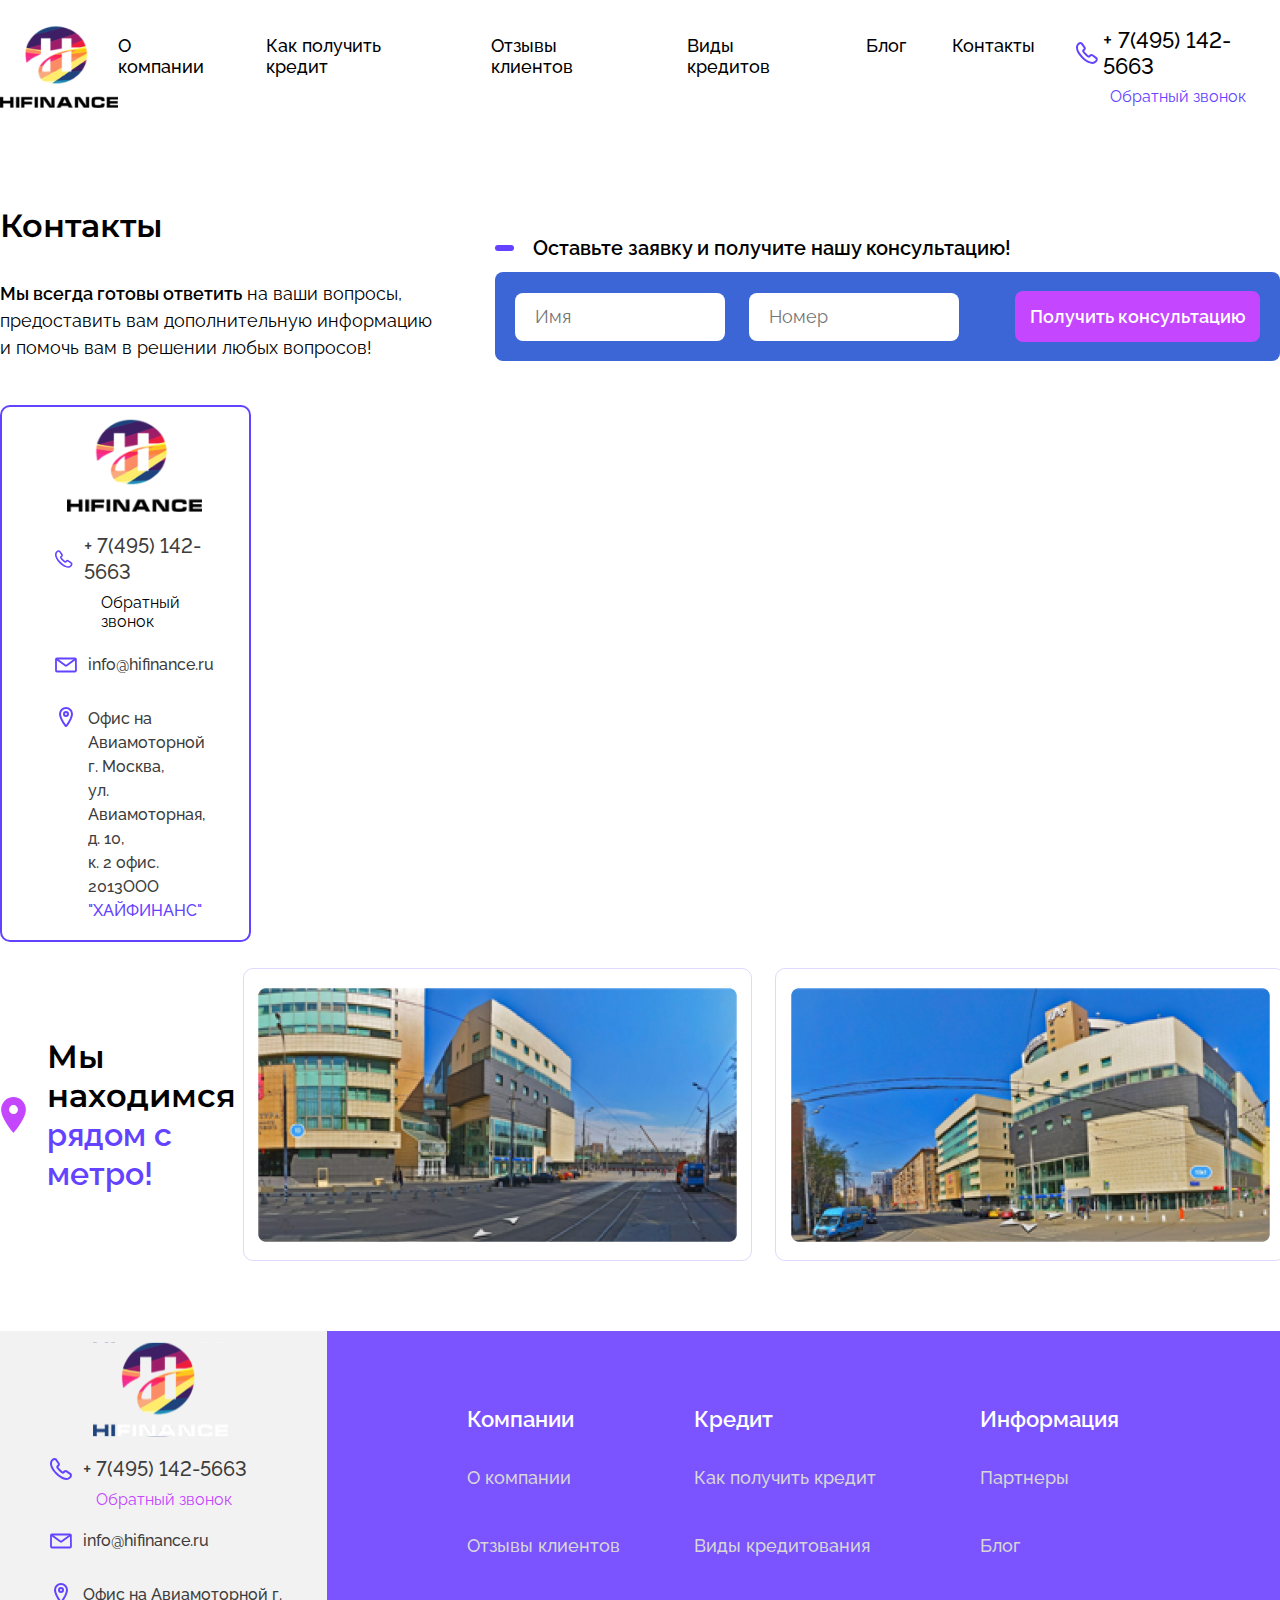
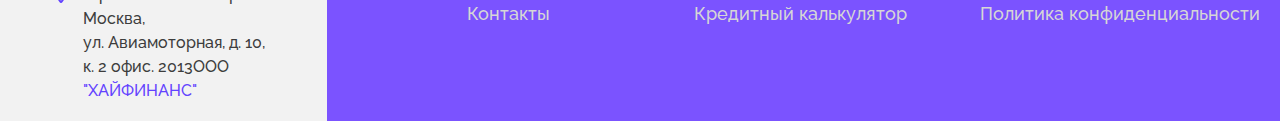
<file: contacts.html>
<html lang="en">
  <head>
    <meta charset="UTF-8" />
    <meta name="viewport" content="width=device-width, initial-scale=1.0" />
    <link rel="stylesheet" href="slider.css" />
    <link rel="stylesheet" href="main.css" />
    <link rel="stylesheet" href="header.css" />
    <title>Main Page</title>
  </head>
  <body>
    <header>
      <div class="logo">
        <a href="/"><img class="img-logo" src="img/logo-2.png" alt="" />
        <img class="img-logo-mobile" src="img/logo 1.svg" alt=""></a>
      </div>

      <nav id="nav" class="nav">
        <div class="line"></div>
        <a href="/about-company.html">О компании</a>
        <div class="line"></div>
        <a onclick="headerHiddenBlockShow()" href="#">Как получить кредит</a>

        <div class="line"></div>
        <a href="/reviews.html">Отзывы клиентов</a>
        <div class="line"></div>
        <a href="/type-credit.html">Виды кредитов</a>
        <div class="line"></div>
        <a href="/blog.html">Блог</a>
        <div class="line"></div>
        <a href="/contacts.html">Контакты</a>
        <div class="line"></div>

        <div class="mail-block">
          <svg
            width="22"
            height="16"
            viewBox="0 0 22 16"
            fill="none"
            xmlns="http://www.w3.org/2000/svg"
          >
            <path
              d="M1 13.5V2.5C1 1.94772 1.44772 1.5 2 1.5H19.8537C20.4013 1.5 20.847 1.94032 20.8537 2.48782L20.9877 13.4878C20.9945 14.0448 20.5448 14.5 19.9877 14.5H2C1.44772 14.5 1 14.0523 1 13.5Z"
              stroke="#6343FF"
              stroke-width="1.8"
            />
            <path
              d="M1.5 2L10.4068 8.56291C10.7596 8.82283 11.2404 8.82283 11.5932 8.56291L20.5 2"
              stroke="#6343FF"
              stroke-width="1.8"
              stroke-linecap="round"
            />
          </svg>
          <a href="#">info@hifinance.ru</a>
        </div>
        <div class="address-block">
          <svg
            width="20"
            height="20"
            viewBox="0 0 20 20"
            fill="none"
            xmlns="http://www.w3.org/2000/svg"
          >
            <path
              d="M10 1C6.6875 1 4 3.65643 4 6.92818C4 10.6928 8 16.6586 9.46875 18.7192C9.52972 18.8062 9.60962 18.877 9.70195 18.9258C9.79428 18.9746 9.8964 19 10 19C10.1036 19 10.2057 18.9746 10.2981 18.9258C10.3904 18.877 10.4703 18.8062 10.5313 18.7192C12 16.6595 16 10.6958 16 6.92818C16 3.65643 13.3125 1 10 1Z"
              stroke="#6343FF"
              stroke-width="2"
              stroke-linecap="round"
              stroke-linejoin="round"
            />
            <path
              d="M10 9C11.1046 9 12 8.10457 12 7C12 5.89543 11.1046 5 10 5C8.89543 5 8 5.89543 8 7C8 8.10457 8.89543 9 10 9Z"
              stroke="#6343FF"
              stroke-width="2"
              stroke-linecap="round"
              stroke-linejoin="round"
            />
          </svg>
          <a href="#"
            >Офис на Авиамоторной г. Москва, <br />
            ул. Авиамоторная, д. 10, <br />
            к. 2 офис. 2013ООО <span>"ХАЙФИНАНС"</span></a
          >
        </div>
      </nav>

      <div class="burger-icon" onclick="navShow()">
        <img src="img/burger_icon.svg" alt="" />
      </div>

      <div class="phone-block">
        <div class="phone">
          <svg
            width="22"
            height="22"
            viewBox="0 0 22 22"
            fill="none"
            xmlns="http://www.w3.org/2000/svg"
          >
            <path
              d="M20.97 17.33C20.97 17.69 20.89 18.06 20.72 18.42C20.55 18.78 20.33 19.12 20.04 19.44C19.55 19.98 19.01 20.37 18.4 20.62C17.8 20.87 17.15 21 16.45 21C15.43 21 14.34 20.76 13.19 20.27C12.04 19.78 10.89 19.12 9.75 18.29C8.58811 17.4401 7.49169 16.5041 6.47 15.49C5.45877 14.472 4.5261 13.3789 3.68 12.22C2.86 11.08 2.2 9.94 1.72 8.81C1.24 7.67 1 6.58 1 5.54C1 4.86 1.12 4.21 1.36 3.61C1.6 3 1.98 2.44 2.51 1.94C3.15 1.31 3.85 1 4.59 1C4.87 1 5.15 1.06 5.4 1.18C5.66 1.3 5.89 1.48 6.07 1.74L8.39 5.01C8.57 5.26 8.7 5.49 8.79 5.71C8.88 5.92 8.93 6.13 8.93 6.32C8.93 6.56 8.86 6.8 8.72 7.03C8.59 7.26 8.4 7.5 8.16 7.74L7.4 8.53C7.29 8.64 7.24 8.77 7.24 8.93C7.24 9.01 7.25 9.08 7.27 9.16C7.3 9.24 7.33 9.3 7.35 9.36C7.53 9.69 7.84 10.12 8.28 10.64C8.73 11.16 9.21 11.69 9.73 12.22C10.27 12.75 10.79 13.24 11.32 13.69C11.84 14.13 12.27 14.43 12.61 14.61C12.66 14.63 12.72 14.66 12.79 14.69C12.87 14.72 12.95 14.73 13.04 14.73C13.21 14.73 13.34 14.67 13.45 14.56L14.21 13.81C14.46 13.56 14.7 13.37 14.93 13.25C15.16 13.11 15.39 13.04 15.64 13.04C15.83 13.04 16.03 13.08 16.25 13.17C16.47 13.26 16.7 13.39 16.95 13.56L20.26 15.91C20.52 16.09 20.7 16.3 20.81 16.55C20.91 16.8 20.97 17.05 20.97 17.33Z"
              stroke="#6343FF"
              stroke-width="2"
              stroke-miterlimit="10"
            />
          </svg>
          <a href="#">+ 7(495) 142-5663</a>
        </div>

        <p>Обратный звонок</p>
      </div>
    </header>

    <section class="contacts">
      <div id="row1" class="row">
        <div class="left-content">
          <p class="title-section">Контакты</p>
          <p class="p"><span>Мы всегда готовы ответить</span> на ваши вопросы,  предоставить вам  дополнительную информацию и помочь вам в решении любых вопросов!</p>
          
        </div>

        <div class="right-content">
            <div class="block-form">
                <p class="title-form">Оставьте заявку и получите нашу консультацию!</p>
                
                <form class="form">
                    <input type="text" placeholder="Имя">
                    <input type="number" placeholder="Номер">
                    <button>Получить консультацию</button>
                </form>
              </div>
        </div>
      </div>

      <div class="row">
        <div>
            <div class="footer-block-contacts-mobile">
                <div class="wrapper-content">
                  <img class="logo" src="img/logo-2.png" alt="" />
        
                  <div class="phone-block">
                    <div class="phone">
                      <svg
                        width="22"
                        height="22"
                        viewBox="0 0 22 22"
                        fill="none"
                        xmlns="http://www.w3.org/2000/svg"
                      >
                        <path
                          d="M20.97 17.33C20.97 17.69 20.89 18.06 20.72 18.42C20.55 18.78 20.33 19.12 20.04 19.44C19.55 19.98 19.01 20.37 18.4 20.62C17.8 20.87 17.15 21 16.45 21C15.43 21 14.34 20.76 13.19 20.27C12.04 19.78 10.89 19.12 9.75 18.29C8.58811 17.4401 7.49169 16.5041 6.47 15.49C5.45877 14.472 4.5261 13.3789 3.68 12.22C2.86 11.08 2.2 9.94 1.72 8.81C1.24 7.67 1 6.58 1 5.54C1 4.86 1.12 4.21 1.36 3.61C1.6 3 1.98 2.44 2.51 1.94C3.15 1.31 3.85 1 4.59 1C4.87 1 5.15 1.06 5.4 1.18C5.66 1.3 5.89 1.48 6.07 1.74L8.39 5.01C8.57 5.26 8.7 5.49 8.79 5.71C8.88 5.92 8.93 6.13 8.93 6.32C8.93 6.56 8.86 6.8 8.72 7.03C8.59 7.26 8.4 7.5 8.16 7.74L7.4 8.53C7.29 8.64 7.24 8.77 7.24 8.93C7.24 9.01 7.25 9.08 7.27 9.16C7.3 9.24 7.33 9.3 7.35 9.36C7.53 9.69 7.84 10.12 8.28 10.64C8.73 11.16 9.21 11.69 9.73 12.22C10.27 12.75 10.79 13.24 11.32 13.69C11.84 14.13 12.27 14.43 12.61 14.61C12.66 14.63 12.72 14.66 12.79 14.69C12.87 14.72 12.95 14.73 13.04 14.73C13.21 14.73 13.34 14.67 13.45 14.56L14.21 13.81C14.46 13.56 14.7 13.37 14.93 13.25C15.16 13.11 15.39 13.04 15.64 13.04C15.83 13.04 16.03 13.08 16.25 13.17C16.47 13.26 16.7 13.39 16.95 13.56L20.26 15.91C20.52 16.09 20.7 16.3 20.81 16.55C20.91 16.8 20.97 17.05 20.97 17.33Z"
                          stroke="#6343ff"
                          stroke-width="2"
                          stroke-miterlimit="10"
                        />
                      </svg>
        
                      <a href="#">+ 7(495) 142-5663</a>
                    </div>
                    <p>Обратный звонок</p>
                  </div>
                  <div class="mail-block">
                    <svg
                      width="22"
                      height="16"
                      viewBox="0 0 22 16"
                      fill="none"
                      xmlns="http://www.w3.org/2000/svg"
                    >
                      <path
                        d="M1 13.5V2.5C1 1.94772 1.44772 1.5 2 1.5H19.8537C20.4013 1.5 20.847 1.94032 20.8537 2.48782L20.9877 13.4878C20.9945 14.0448 20.5448 14.5 19.9877 14.5H2C1.44772 14.5 1 14.0523 1 13.5Z"
                        stroke="#6343FF"
                        stroke-width="1.8"
                      />
                      <path
                        d="M1.5 2L10.4068 8.56291C10.7596 8.82283 11.2404 8.82283 11.5932 8.56291L20.5 2"
                        stroke="#6343FF"
                        stroke-width="1.8"
                        stroke-linecap="round"
                      />
                    </svg>
                    <a href="#">info@hifinance.ru</a>
                  </div>
                  <div class="address-block">
                    <svg
                      width="20"
                      height="20"
                      viewBox="0 0 20 20"
                      fill="none"
                      xmlns="http://www.w3.org/2000/svg"
                    >
                      <path
                        d="M10 1C6.6875 1 4 3.65643 4 6.92818C4 10.6928 8 16.6586 9.46875 18.7192C9.52972 18.8062 9.60962 18.877 9.70195 18.9258C9.79428 18.9746 9.8964 19 10 19C10.1036 19 10.2057 18.9746 10.2981 18.9258C10.3904 18.877 10.4703 18.8062 10.5313 18.7192C12 16.6595 16 10.6958 16 6.92818C16 3.65643 13.3125 1 10 1Z"
                        stroke="#6343FF"
                        stroke-width="2"
                        stroke-linecap="round"
                        stroke-linejoin="round"
                      />
                      <path
                        d="M10 9C11.1046 9 12 8.10457 12 7C12 5.89543 11.1046 5 10 5C8.89543 5 8 5.89543 8 7C8 8.10457 8.89543 9 10 9Z"
                        stroke="#6343FF"
                        stroke-width="2"
                        stroke-linecap="round"
                        stroke-linejoin="round"
                      />
                    </svg>
                    <a href="#"
                      >Офис на Авиамоторной г. Москва, <br />
                      ул. Авиамоторная, д. 10, <br />
                      к. 2 офис. 2013ООО <span>"ХАЙФИНАНС"</span></a
                    >
                  </div>
                </div>
                </div>
        </div>
        <div class="right-content">
        <div class="carta">
            <iframe src="https://yandex.ru/map-widget/v1/?um=constructor%3Abe04c01900a8cc7f42549529c0170e59d24ebf31e0f90951ac5c3a4ab48fad61&amp;source=constructor" width="1037" height="415" frameborder="0"></iframe>
        </div>
        </div>
      </div>

      <div id="row3" class="row">
        <div class="wrapper-txt"> 
            <img src="img/location.svg" alt="">
          <p>Мы находимся <span>рядом с метро!</span> </p>
        </div>
          <div class="right-content">
          <div class="wrapper-img">
              <img src="img/ad1.png" alt="">
          </div>
          <div class="wrapper-img">
               <img src="img/ad2.png" alt="">
          </div>
          </div>
      </div>
    </section>



    <div class="footer-block-contacts-mobile">
        <div class="wrapper-content">
          <img class="logo" src="img/logo-2.png" alt="" />

          <div class="phone-block">
            <div class="phone">
              <svg
                width="22"
                height="22"
                viewBox="0 0 22 22"
                fill="none"
                xmlns="http://www.w3.org/2000/svg"
              >
                <path
                  d="M20.97 17.33C20.97 17.69 20.89 18.06 20.72 18.42C20.55 18.78 20.33 19.12 20.04 19.44C19.55 19.98 19.01 20.37 18.4 20.62C17.8 20.87 17.15 21 16.45 21C15.43 21 14.34 20.76 13.19 20.27C12.04 19.78 10.89 19.12 9.75 18.29C8.58811 17.4401 7.49169 16.5041 6.47 15.49C5.45877 14.472 4.5261 13.3789 3.68 12.22C2.86 11.08 2.2 9.94 1.72 8.81C1.24 7.67 1 6.58 1 5.54C1 4.86 1.12 4.21 1.36 3.61C1.6 3 1.98 2.44 2.51 1.94C3.15 1.31 3.85 1 4.59 1C4.87 1 5.15 1.06 5.4 1.18C5.66 1.3 5.89 1.48 6.07 1.74L8.39 5.01C8.57 5.26 8.7 5.49 8.79 5.71C8.88 5.92 8.93 6.13 8.93 6.32C8.93 6.56 8.86 6.8 8.72 7.03C8.59 7.26 8.4 7.5 8.16 7.74L7.4 8.53C7.29 8.64 7.24 8.77 7.24 8.93C7.24 9.01 7.25 9.08 7.27 9.16C7.3 9.24 7.33 9.3 7.35 9.36C7.53 9.69 7.84 10.12 8.28 10.64C8.73 11.16 9.21 11.69 9.73 12.22C10.27 12.75 10.79 13.24 11.32 13.69C11.84 14.13 12.27 14.43 12.61 14.61C12.66 14.63 12.72 14.66 12.79 14.69C12.87 14.72 12.95 14.73 13.04 14.73C13.21 14.73 13.34 14.67 13.45 14.56L14.21 13.81C14.46 13.56 14.7 13.37 14.93 13.25C15.16 13.11 15.39 13.04 15.64 13.04C15.83 13.04 16.03 13.08 16.25 13.17C16.47 13.26 16.7 13.39 16.95 13.56L20.26 15.91C20.52 16.09 20.7 16.3 20.81 16.55C20.91 16.8 20.97 17.05 20.97 17.33Z"
                  stroke="#6343ff"
                  stroke-width="2"
                  stroke-miterlimit="10"
                />
              </svg>

              <a href="#">+ 7(495) 142-5663</a>
            </div>
            <p>Обратный звонок</p>
          </div>
          <div class="mail-block">
            <svg
              width="22"
              height="16"
              viewBox="0 0 22 16"
              fill="none"
              xmlns="http://www.w3.org/2000/svg"
            >
              <path
                d="M1 13.5V2.5C1 1.94772 1.44772 1.5 2 1.5H19.8537C20.4013 1.5 20.847 1.94032 20.8537 2.48782L20.9877 13.4878C20.9945 14.0448 20.5448 14.5 19.9877 14.5H2C1.44772 14.5 1 14.0523 1 13.5Z"
                stroke="#6343FF"
                stroke-width="1.8"
              />
              <path
                d="M1.5 2L10.4068 8.56291C10.7596 8.82283 11.2404 8.82283 11.5932 8.56291L20.5 2"
                stroke="#6343FF"
                stroke-width="1.8"
                stroke-linecap="round"
              />
            </svg>
            <a href="#">info@hifinance.ru</a>
          </div>
          <div class="address-block">
            <svg
              width="20"
              height="20"
              viewBox="0 0 20 20"
              fill="none"
              xmlns="http://www.w3.org/2000/svg"
            >
              <path
                d="M10 1C6.6875 1 4 3.65643 4 6.92818C4 10.6928 8 16.6586 9.46875 18.7192C9.52972 18.8062 9.60962 18.877 9.70195 18.9258C9.79428 18.9746 9.8964 19 10 19C10.1036 19 10.2057 18.9746 10.2981 18.9258C10.3904 18.877 10.4703 18.8062 10.5313 18.7192C12 16.6595 16 10.6958 16 6.92818C16 3.65643 13.3125 1 10 1Z"
                stroke="#6343FF"
                stroke-width="2"
                stroke-linecap="round"
                stroke-linejoin="round"
              />
              <path
                d="M10 9C11.1046 9 12 8.10457 12 7C12 5.89543 11.1046 5 10 5C8.89543 5 8 5.89543 8 7C8 8.10457 8.89543 9 10 9Z"
                stroke="#6343FF"
                stroke-width="2"
                stroke-linecap="round"
                stroke-linejoin="round"
              />
            </svg>
            <a href="#"
              >Офис на Авиамоторной г. Москва, <br />
              ул. Авиамоторная, д. 10, <br />
              к. 2 офис. 2013ООО <span>"ХАЙФИНАНС"</span></a
            >
          </div>
        </div>
        </div>
    <footer class="footer">
      <div class="content">
        <div class="white-block">
          <a href="/"><img class="logo" src="img/logo 1.svg" alt="" /></a>

          <div class="phone-block">
            <div class="phone">
              <svg
                width="22"
                height="22"
                viewBox="0 0 22 22"
                fill="none"
                xmlns="http://www.w3.org/2000/svg"
              >
                <path
                  d="M20.97 17.33C20.97 17.69 20.89 18.06 20.72 18.42C20.55 18.78 20.33 19.12 20.04 19.44C19.55 19.98 19.01 20.37 18.4 20.62C17.8 20.87 17.15 21 16.45 21C15.43 21 14.34 20.76 13.19 20.27C12.04 19.78 10.89 19.12 9.75 18.29C8.58811 17.4401 7.49169 16.5041 6.47 15.49C5.45877 14.472 4.5261 13.3789 3.68 12.22C2.86 11.08 2.2 9.94 1.72 8.81C1.24 7.67 1 6.58 1 5.54C1 4.86 1.12 4.21 1.36 3.61C1.6 3 1.98 2.44 2.51 1.94C3.15 1.31 3.85 1 4.59 1C4.87 1 5.15 1.06 5.4 1.18C5.66 1.3 5.89 1.48 6.07 1.74L8.39 5.01C8.57 5.26 8.7 5.49 8.79 5.71C8.88 5.92 8.93 6.13 8.93 6.32C8.93 6.56 8.86 6.8 8.72 7.03C8.59 7.26 8.4 7.5 8.16 7.74L7.4 8.53C7.29 8.64 7.24 8.77 7.24 8.93C7.24 9.01 7.25 9.08 7.27 9.16C7.3 9.24 7.33 9.3 7.35 9.36C7.53 9.69 7.84 10.12 8.28 10.64C8.73 11.16 9.21 11.69 9.73 12.22C10.27 12.75 10.79 13.24 11.32 13.69C11.84 14.13 12.27 14.43 12.61 14.61C12.66 14.63 12.72 14.66 12.79 14.69C12.87 14.72 12.95 14.73 13.04 14.73C13.21 14.73 13.34 14.67 13.45 14.56L14.21 13.81C14.46 13.56 14.7 13.37 14.93 13.25C15.16 13.11 15.39 13.04 15.64 13.04C15.83 13.04 16.03 13.08 16.25 13.17C16.47 13.26 16.7 13.39 16.95 13.56L20.26 15.91C20.52 16.09 20.7 16.3 20.81 16.55C20.91 16.8 20.97 17.05 20.97 17.33Z"
                  stroke="#6343ff"
                  stroke-width="2"
                  stroke-miterlimit="10"
                />
              </svg>

              <a href="#">+ 7(495) 142-5663</a>
            </div>
            <p>Обратный звонок</p>
          </div>
          <div class="mail-block">
            <svg
              width="22"
              height="16"
              viewBox="0 0 22 16"
              fill="none"
              xmlns="http://www.w3.org/2000/svg"
            >
              <path
                d="M1 13.5V2.5C1 1.94772 1.44772 1.5 2 1.5H19.8537C20.4013 1.5 20.847 1.94032 20.8537 2.48782L20.9877 13.4878C20.9945 14.0448 20.5448 14.5 19.9877 14.5H2C1.44772 14.5 1 14.0523 1 13.5Z"
                stroke="#6343FF"
                stroke-width="1.8"
              />
              <path
                d="M1.5 2L10.4068 8.56291C10.7596 8.82283 11.2404 8.82283 11.5932 8.56291L20.5 2"
                stroke="#6343FF"
                stroke-width="1.8"
                stroke-linecap="round"
              />
            </svg>
            <a href="#">info@hifinance.ru</a>
          </div>
          <div class="address-block">
            <svg
              width="20"
              height="20"
              viewBox="0 0 20 20"
              fill="none"
              xmlns="http://www.w3.org/2000/svg"
            >
              <path
                d="M10 1C6.6875 1 4 3.65643 4 6.92818C4 10.6928 8 16.6586 9.46875 18.7192C9.52972 18.8062 9.60962 18.877 9.70195 18.9258C9.79428 18.9746 9.8964 19 10 19C10.1036 19 10.2057 18.9746 10.2981 18.9258C10.3904 18.877 10.4703 18.8062 10.5313 18.7192C12 16.6595 16 10.6958 16 6.92818C16 3.65643 13.3125 1 10 1Z"
                stroke="#6343FF"
                stroke-width="2"
                stroke-linecap="round"
                stroke-linejoin="round"
              />
              <path
                d="M10 9C11.1046 9 12 8.10457 12 7C12 5.89543 11.1046 5 10 5C8.89543 5 8 5.89543 8 7C8 8.10457 8.89543 9 10 9Z"
                stroke="#6343FF"
                stroke-width="2"
                stroke-linecap="round"
                stroke-linejoin="round"
              />
            </svg>
            <a href="#"
              >Офис на Авиамоторной г. Москва, <br />
              ул. Авиамоторная, д. 10, <br />
              к. 2 офис. 2013ООО <span>"ХАЙФИНАНС"</span></a
            >
          </div>
        </div>

        <div class="block-nav">
          <div onclick="col1NavShow()" class="col-1">
            <div class="line"></div>
            <p id="footer__title-col-1">
              Компании
              <svg
                id="arrow-icon-1"
                width="16"
                height="8"
                viewBox="0 0 16 8"
                fill="none"
                xmlns="http://www.w3.org/2000/svg"
              >
                <path
                  d="M15 1L9.23737 6.5118C8.55682 7.16273 7.44318 7.16273 6.76263 6.5118L1 1"
                  stroke="white"
                  stroke-width="2"
                  stroke-miterlimit="10"
                  stroke-linecap="round"
                  stroke-linejoin="round"
                />
              </svg>
            </p>
            <div class="line"></div>
            <div id="footer__col-nav-1" class="footer__col-nav-1">
              <div class="line"></div>
              <a href="/about-company.html">О компании</a>
            <div class="line"></div>
            <a href="/reviews.html">Отзывы клиентов</a>
            <div class="line"></div>
            <a href="/contacts.html">Контакты</a>
            <div class="line"></div>
            </div>
          </div>

          <div onclick="col2NavShow()" class="col-2">
            <div class="line"></div>
            <p id="footer__title-col-2">Кредит
                <svg id="arrow-icon-2" width="16" height="8" viewBox="0 0 16 8" fill="none" xmlns="http://www.w3.org/2000/svg">
                    <path d="M15 1L9.23737 6.5118C8.55682 7.16273 7.44318 7.16273 6.76263 6.5118L1 1" stroke="white" stroke-width="2" stroke-miterlimit="10" stroke-linecap="round" stroke-linejoin="round"/>
                </svg>
            </p>
            <div class="line"></div>
            <div id="footer__col-nav-2" class="footer__col-nav-2">
            <a href="/how-use-credit.html">Как получить кредит</a>
            <div class="line"></div>
            <a href="/type-credit.html">Виды кредитования</a>
            <div class="line"></div>
            <a href="/">Кредитный калькулятор</a>
            <div class="line"></div>
            </div>
          </div>

          <div onclick="col3NavShow()" class="col-3">
            <div class="line"></div>
            <p id="footer__title-col-3">Информация
                <svg id="arrow-icon-3" width="16" height="8" viewBox="0 0 16 8" fill="none" xmlns="http://www.w3.org/2000/svg">
                    <path d="M15 1L9.23737 6.5118C8.55682 7.16273 7.44318 7.16273 6.76263 6.5118L1 1" stroke="white" stroke-width="2" stroke-miterlimit="10" stroke-linecap="round" stroke-linejoin="round"/>
                </svg>
            </p>
            <div class="line"></div>
            <div id="footer__col-nav-3" class="footer__col-nav-3">
            <a href="#">Партнеры</a>
            <div class="line"></div>
            <a href="/blog.html">Блог</a>
            <div class="line"></div>
            <a href="/privacy-policy.html">Политика конфиденциальности</a>
              <div class="line"></div>
            </div>
          </div>
        </div>

        <div class="footer__block-contacts">
          <div class="phone-block">
            <div class="phone">
              <svg
                width="22"
                height="22"
                viewBox="0 0 22 22"
                fill="none"
                xmlns="http://www.w3.org/2000/svg"
              >
                <path
                  d="M20.97 17.33C20.97 17.69 20.89 18.06 20.72 18.42C20.55 18.78 20.33 19.12 20.04 19.44C19.55 19.98 19.01 20.37 18.4 20.62C17.8 20.87 17.15 21 16.45 21C15.43 21 14.34 20.76 13.19 20.27C12.04 19.78 10.89 19.12 9.75 18.29C8.58811 17.4401 7.49169 16.5041 6.47 15.49C5.45877 14.472 4.5261 13.3789 3.68 12.22C2.86 11.08 2.2 9.94 1.72 8.81C1.24 7.67 1 6.58 1 5.54C1 4.86 1.12 4.21 1.36 3.61C1.6 3 1.98 2.44 2.51 1.94C3.15 1.31 3.85 1 4.59 1C4.87 1 5.15 1.06 5.4 1.18C5.66 1.3 5.89 1.48 6.07 1.74L8.39 5.01C8.57 5.26 8.7 5.49 8.79 5.71C8.88 5.92 8.93 6.13 8.93 6.32C8.93 6.56 8.86 6.8 8.72 7.03C8.59 7.26 8.4 7.5 8.16 7.74L7.4 8.53C7.29 8.64 7.24 8.77 7.24 8.93C7.24 9.01 7.25 9.08 7.27 9.16C7.3 9.24 7.33 9.3 7.35 9.36C7.53 9.69 7.84 10.12 8.28 10.64C8.73 11.16 9.21 11.69 9.73 12.22C10.27 12.75 10.79 13.24 11.32 13.69C11.84 14.13 12.27 14.43 12.61 14.61C12.66 14.63 12.72 14.66 12.79 14.69C12.87 14.72 12.95 14.73 13.04 14.73C13.21 14.73 13.34 14.67 13.45 14.56L14.21 13.81C14.46 13.56 14.7 13.37 14.93 13.25C15.16 13.11 15.39 13.04 15.64 13.04C15.83 13.04 16.03 13.08 16.25 13.17C16.47 13.26 16.7 13.39 16.95 13.56L20.26 15.91C20.52 16.09 20.7 16.3 20.81 16.55C20.91 16.8 20.97 17.05 20.97 17.33Z"
                  stroke="#6343ff"
                  stroke-width="2"
                  stroke-miterlimit="10"
                />
              </svg>

              <a href="#">+ 7(495) 142-5663</a>
            </div>
          </div>
          <div class="mail-block">
            <svg
              width="22"
              height="16"
              viewBox="0 0 22 16"
              fill="none"
              xmlns="http://www.w3.org/2000/svg"
            >
              <path
                d="M1 13.5V2.5C1 1.94772 1.44772 1.5 2 1.5H19.8537C20.4013 1.5 20.847 1.94032 20.8537 2.48782L20.9877 13.4878C20.9945 14.0448 20.5448 14.5 19.9877 14.5H2C1.44772 14.5 1 14.0523 1 13.5Z"
                stroke="#6343FF"
                stroke-width="1.8"
              />
              <path
                d="M1.5 2L10.4068 8.56291C10.7596 8.82283 11.2404 8.82283 11.5932 8.56291L20.5 2"
                stroke="#6343FF"
                stroke-width="1.8"
                stroke-linecap="round"
              />
            </svg>
            <a href="#">info@hifinance.ru</a>
          </div>
          <div class="address-block">
            <svg
              width="20"
              height="20"
              viewBox="0 0 20 20"
              fill="none"
              xmlns="http://www.w3.org/2000/svg"
            >
              <path
                d="M10 1C6.6875 1 4 3.65643 4 6.92818C4 10.6928 8 16.6586 9.46875 18.7192C9.52972 18.8062 9.60962 18.877 9.70195 18.9258C9.79428 18.9746 9.8964 19 10 19C10.1036 19 10.2057 18.9746 10.2981 18.9258C10.3904 18.877 10.4703 18.8062 10.5313 18.7192C12 16.6595 16 10.6958 16 6.92818C16 3.65643 13.3125 1 10 1Z"
                stroke="#6343FF"
                stroke-width="2"
                stroke-linecap="round"
                stroke-linejoin="round"
              />
              <path
                d="M10 9C11.1046 9 12 8.10457 12 7C12 5.89543 11.1046 5 10 5C8.89543 5 8 5.89543 8 7C8 8.10457 8.89543 9 10 9Z"
                stroke="#6343FF"
                stroke-width="2"
                stroke-linecap="round"
                stroke-linejoin="round"
              />
            </svg>
            <a href="#"
              >Офис на Авиамоторной г. Москва, <br />
              ул. Авиамоторная, д. 10, <br />
              к. 2 офис. 2013ООО <span>"ХАЙФИНАНС"</span></a
            >
          </div>
        </div>
      </div>
    </footer>

    <script src="main.js"></script>
    <script src="slider.js"></script>
    <script src="calc.js"></script>
  </body>
</html>
</file>
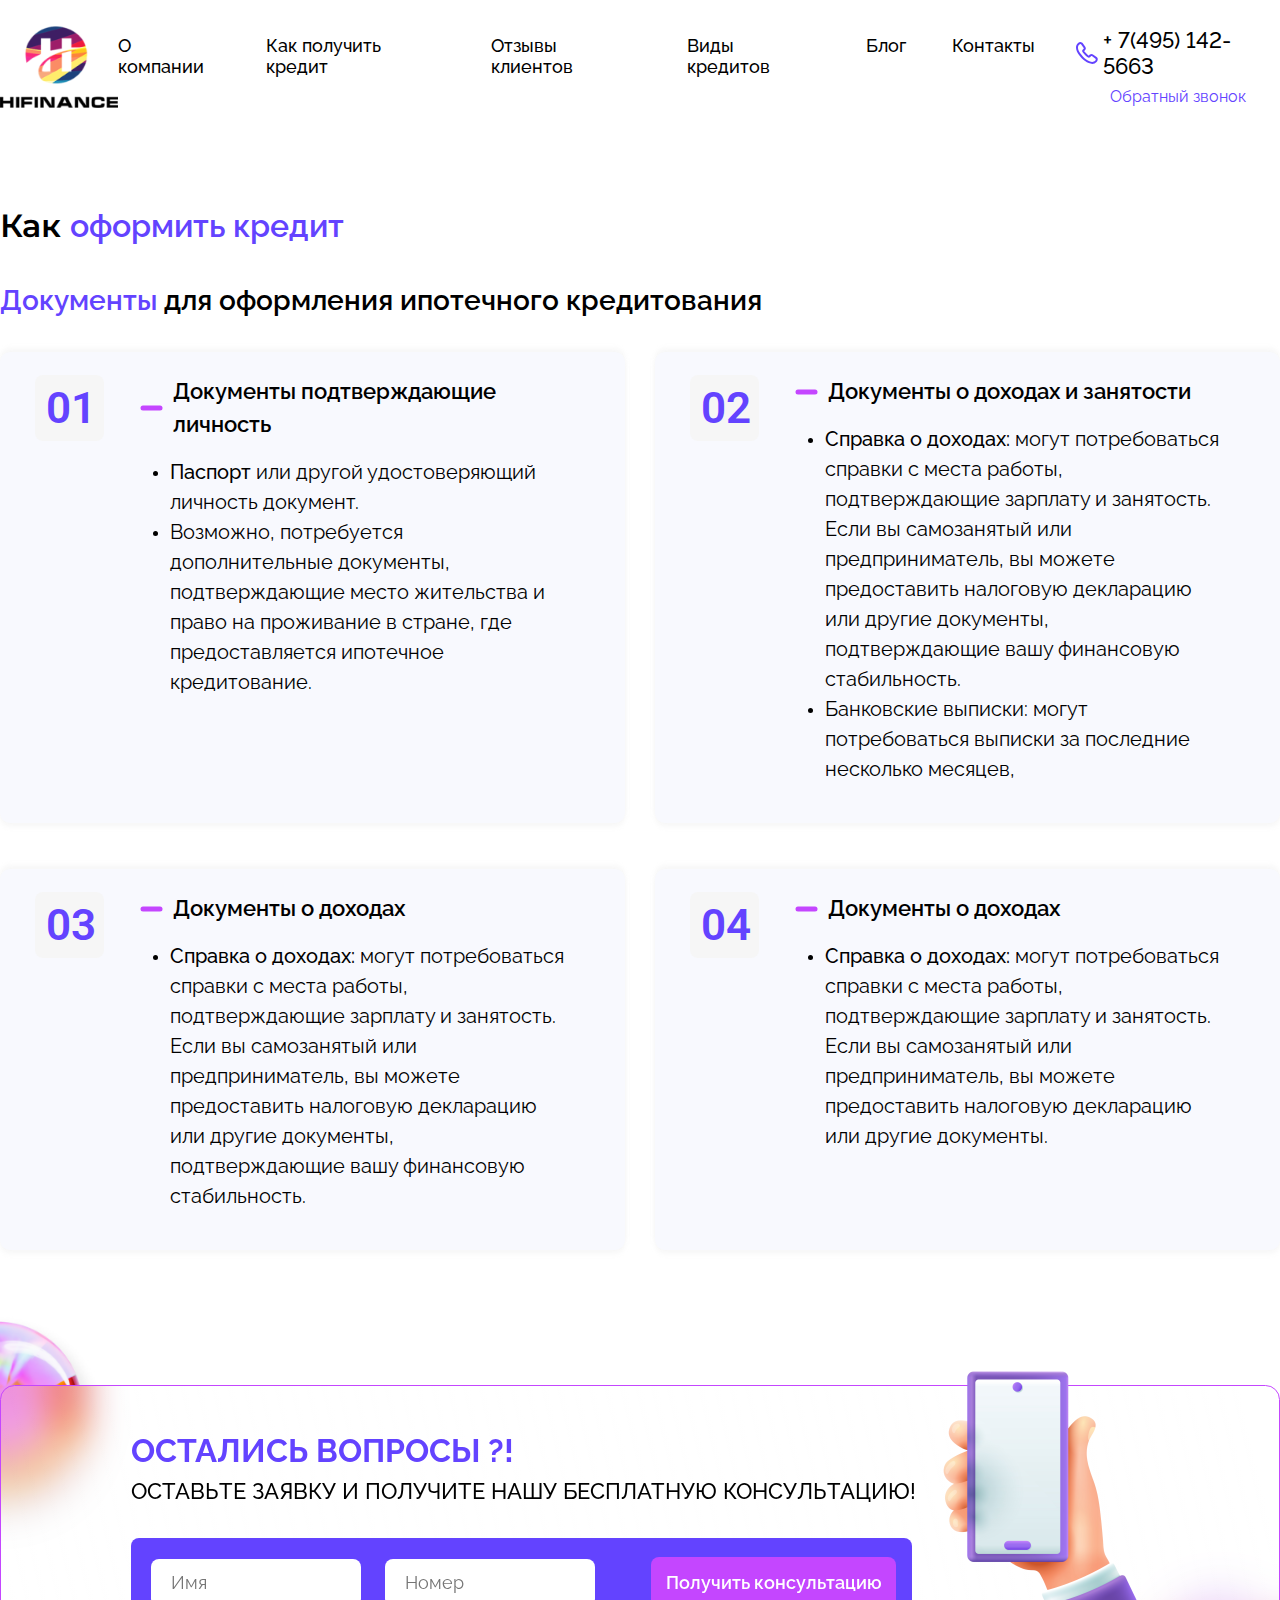
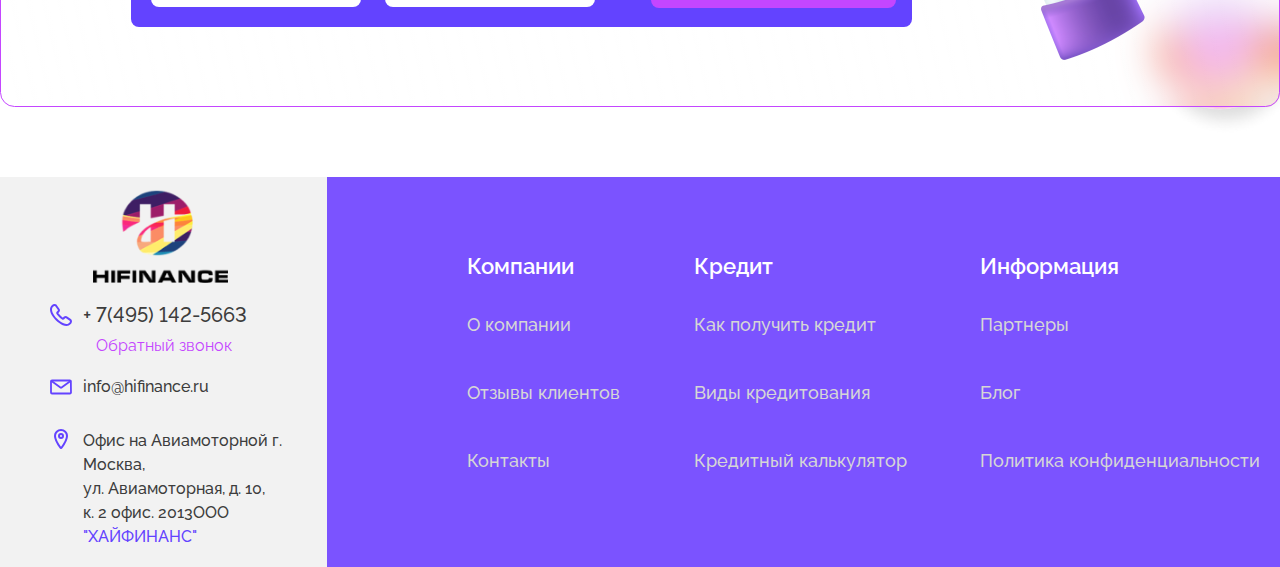
<file: how-use-credit.html>
<html lang="en">
  <head>
    <meta charset="UTF-8" />
    <meta name="viewport" content="width=device-width, initial-scale=1.0" />
    <link rel="stylesheet" href="slider.css" />
    <link rel="stylesheet" href="main.css" />
    <link rel="stylesheet" href="header.css" />
    <title>Main Page</title>
  </head>
  <body>
    <header>
      <div class="logo">
        <a href="/"><img class="img-logo" src="img/logo-2.png" alt="" />
            <img class="img-logo-mobile" src="img/logo 1.svg" alt="">
        </a>
      </div>

      <nav id="nav" class="nav">
        <div class="line"></div>
        <a href="/about-company.html">О компании</a>
        <div class="line"></div>
        <a onclick="headerHiddenBlockShow()" href="#">Как получить кредит</a>

        <div class="line"></div>
        <a href="/reviews.html">Отзывы клиентов</a>
        <div class="line"></div>
        <a href="/type-credit.html">Виды кредитов</a>
        <div class="line"></div>
        <a href="/blog.html">Блог</a>
        <div class="line"></div>
        <a href="/contacts.html">Контакты</a>
        <div class="line"></div>

        <div class="mail-block">
          <svg
            width="22"
            height="16"
            viewBox="0 0 22 16"
            fill="none"
            xmlns="http://www.w3.org/2000/svg"
          >
            <path
              d="M1 13.5V2.5C1 1.94772 1.44772 1.5 2 1.5H19.8537C20.4013 1.5 20.847 1.94032 20.8537 2.48782L20.9877 13.4878C20.9945 14.0448 20.5448 14.5 19.9877 14.5H2C1.44772 14.5 1 14.0523 1 13.5Z"
              stroke="#6343FF"
              stroke-width="1.8"
            />
            <path
              d="M1.5 2L10.4068 8.56291C10.7596 8.82283 11.2404 8.82283 11.5932 8.56291L20.5 2"
              stroke="#6343FF"
              stroke-width="1.8"
              stroke-linecap="round"
            />
          </svg>
          <a href="#">info@hifinance.ru</a>
        </div>
        <div class="address-block">
          <svg
            width="20"
            height="20"
            viewBox="0 0 20 20"
            fill="none"
            xmlns="http://www.w3.org/2000/svg"
          >
            <path
              d="M10 1C6.6875 1 4 3.65643 4 6.92818C4 10.6928 8 16.6586 9.46875 18.7192C9.52972 18.8062 9.60962 18.877 9.70195 18.9258C9.79428 18.9746 9.8964 19 10 19C10.1036 19 10.2057 18.9746 10.2981 18.9258C10.3904 18.877 10.4703 18.8062 10.5313 18.7192C12 16.6595 16 10.6958 16 6.92818C16 3.65643 13.3125 1 10 1Z"
              stroke="#6343FF"
              stroke-width="2"
              stroke-linecap="round"
              stroke-linejoin="round"
            />
            <path
              d="M10 9C11.1046 9 12 8.10457 12 7C12 5.89543 11.1046 5 10 5C8.89543 5 8 5.89543 8 7C8 8.10457 8.89543 9 10 9Z"
              stroke="#6343FF"
              stroke-width="2"
              stroke-linecap="round"
              stroke-linejoin="round"
            />
          </svg>
          <a href="#"
            >Офис на Авиамоторной г. Москва, <br />
            ул. Авиамоторная, д. 10, <br />
            к. 2 офис. 2013ООО <span>"ХАЙФИНАНС"</span></a
          >
        </div>
      </nav>

      <div class="burger-icon" onclick="navShow()">
        <img src="img/burger_icon.svg" alt="" />
      </div>

      <div class="phone-block">
        <div class="phone">
            <svg width="22" height="22" viewBox="0 0 22 22" fill="none" xmlns="http://www.w3.org/2000/svg">
                <path d="M20.97 17.33C20.97 17.69 20.89 18.06 20.72 18.42C20.55 18.78 20.33 19.12 20.04 19.44C19.55 19.98 19.01 20.37 18.4 20.62C17.8 20.87 17.15 21 16.45 21C15.43 21 14.34 20.76 13.19 20.27C12.04 19.78 10.89 19.12 9.75 18.29C8.58811 17.4401 7.49169 16.5041 6.47 15.49C5.45877 14.472 4.5261 13.3789 3.68 12.22C2.86 11.08 2.2 9.94 1.72 8.81C1.24 7.67 1 6.58 1 5.54C1 4.86 1.12 4.21 1.36 3.61C1.6 3 1.98 2.44 2.51 1.94C3.15 1.31 3.85 1 4.59 1C4.87 1 5.15 1.06 5.4 1.18C5.66 1.3 5.89 1.48 6.07 1.74L8.39 5.01C8.57 5.26 8.7 5.49 8.79 5.71C8.88 5.92 8.93 6.13 8.93 6.32C8.93 6.56 8.86 6.8 8.72 7.03C8.59 7.26 8.4 7.5 8.16 7.74L7.4 8.53C7.29 8.64 7.24 8.77 7.24 8.93C7.24 9.01 7.25 9.08 7.27 9.16C7.3 9.24 7.33 9.3 7.35 9.36C7.53 9.69 7.84 10.12 8.28 10.64C8.73 11.16 9.21 11.69 9.73 12.22C10.27 12.75 10.79 13.24 11.32 13.69C11.84 14.13 12.27 14.43 12.61 14.61C12.66 14.63 12.72 14.66 12.79 14.69C12.87 14.72 12.95 14.73 13.04 14.73C13.21 14.73 13.34 14.67 13.45 14.56L14.21 13.81C14.46 13.56 14.7 13.37 14.93 13.25C15.16 13.11 15.39 13.04 15.64 13.04C15.83 13.04 16.03 13.08 16.25 13.17C16.47 13.26 16.7 13.39 16.95 13.56L20.26 15.91C20.52 16.09 20.7 16.3 20.81 16.55C20.91 16.8 20.97 17.05 20.97 17.33Z" stroke="#6343FF" stroke-width="2" stroke-miterlimit="10"/>
            </svg>
          <a href="#">+ 7(495) 142-5663</a>
        </div>

        <p>Обратный звонок</p>
      </div>
    </header>

    <section class="documents-credit">

    <p class="title-section">Как <span>оформить кредит</span> </p>

      <p class="subtitle-section"><span>Документы</span> для оформления ипотечного кредитования </p>

      <div class="row">

        <div class="block">
          <p class="num">01</p>
          <div class="right-content">
            <p class="title"><img src="img/line-1.svg" alt="">Документы подтверждающие личность</p>
            <ul>
              <li><p> <span>Паспорт</span> или другой удостоверяющий личность документ.</p></li>
              <li><p>Возможно, потребуется дополнительные документы, подтверждающие место жительства и право на проживание в стране, где предоставляется ипотечное кредитование.</p></li>
            </ul>
          </div>
        </div>

        <div class="block">
          <p class="num">02</p>
          <div class="right-content">
            <p class="title"><img src="img/line-1.svg" alt="">Документы о доходах и занятости</p>
            <ul>
              <li><p><span>Справка о доходах:</span> могут потребоваться справки с места работы, подтверждающие зарплату и занятость. Если вы самозанятый или предприниматель, вы можете предоставить налоговую декларацию или другие документы, подтверждающие вашу финансовую стабильность.</p></li>
              <li><p>Банковские выписки: могут потребоваться выписки за последние несколько месяцев, </p></li>
            </ul>
          </div>
        </div>

      </div>

      <div class="row">

        <div class="block">
          <p class="num">03</p>
          <div class="right-content">
            <p class="title"><img src="img/line-1.svg" alt="">Документы о доходах </p>
            <ul>
              <li><p><span>Справка о доходах:</span> могут потребоваться справки с места работы, подтверждающие зарплату и занятость. Если вы самозанятый или предприниматель, вы можете предоставить налоговую декларацию или другие документы, подтверждающие вашу финансовую стабильность.</p></li>
            </ul>
          </div>
        </div>

        <div class="block">
          <p class="num">04</p>
          <div class="right-content">
            <p class="title"><img src="img/line-1.svg" alt="">Документы о доходах </p>
            <ul>
              <li><p><span>Справка о доходах:</span> могут потребоваться справки с места работы, подтверждающие зарплату и занятость. Если вы самозанятый или предприниматель, вы можете предоставить налоговую декларацию или другие документы.</p></li>
            </ul>
          </div>
        </div>
      </div>

    </section>


    <div class="still-questions-wrapper">

        <div class="decor-blll-wrapper">
        <img class="decor-ball" src="img/decor-ball-2.png" alt="">
        <img class="decor-ball-2" src="img/decor-ball-3.png" alt="">
        <img class="decor-ball-mobile" src="img/decor-ball-2.png" alt="">
        <img class="decor-ball-2-mobile" src="img/decor-ball-3.png" alt="">
        </div>

    <section class="still-questions page-how-use-credit-still-questions">

        <div class="content">
            <div>
             <p class="title-form"><span>ОСТАЛИСЬ ВОПРОСЫ ?!</span> <br>
                Оставьте заявку и получите нашу бесплатную консультацию!</p>

                <form class="form">
                    <input type="text" placeholder="Имя">
                    <input type="number" placeholder="Номер">
                    <button>Получить консультацию</button>
                </form>
            </div>

                <img src="img/phone-and-hand.png" alt="">
            
        </div>

    </section>
    </div>
    
    <div class="footer-block-contacts-mobile">
        <div class="wrapper-content">
          <img class="logo" src="img/logo-2.png" alt="" />

          <div class="phone-block">
            <div class="phone">
              <svg
                width="22"
                height="22"
                viewBox="0 0 22 22"
                fill="none"
                xmlns="http://www.w3.org/2000/svg"
              >
                <path
                  d="M20.97 17.33C20.97 17.69 20.89 18.06 20.72 18.42C20.55 18.78 20.33 19.12 20.04 19.44C19.55 19.98 19.01 20.37 18.4 20.62C17.8 20.87 17.15 21 16.45 21C15.43 21 14.34 20.76 13.19 20.27C12.04 19.78 10.89 19.12 9.75 18.29C8.58811 17.4401 7.49169 16.5041 6.47 15.49C5.45877 14.472 4.5261 13.3789 3.68 12.22C2.86 11.08 2.2 9.94 1.72 8.81C1.24 7.67 1 6.58 1 5.54C1 4.86 1.12 4.21 1.36 3.61C1.6 3 1.98 2.44 2.51 1.94C3.15 1.31 3.85 1 4.59 1C4.87 1 5.15 1.06 5.4 1.18C5.66 1.3 5.89 1.48 6.07 1.74L8.39 5.01C8.57 5.26 8.7 5.49 8.79 5.71C8.88 5.92 8.93 6.13 8.93 6.32C8.93 6.56 8.86 6.8 8.72 7.03C8.59 7.26 8.4 7.5 8.16 7.74L7.4 8.53C7.29 8.64 7.24 8.77 7.24 8.93C7.24 9.01 7.25 9.08 7.27 9.16C7.3 9.24 7.33 9.3 7.35 9.36C7.53 9.69 7.84 10.12 8.28 10.64C8.73 11.16 9.21 11.69 9.73 12.22C10.27 12.75 10.79 13.24 11.32 13.69C11.84 14.13 12.27 14.43 12.61 14.61C12.66 14.63 12.72 14.66 12.79 14.69C12.87 14.72 12.95 14.73 13.04 14.73C13.21 14.73 13.34 14.67 13.45 14.56L14.21 13.81C14.46 13.56 14.7 13.37 14.93 13.25C15.16 13.11 15.39 13.04 15.64 13.04C15.83 13.04 16.03 13.08 16.25 13.17C16.47 13.26 16.7 13.39 16.95 13.56L20.26 15.91C20.52 16.09 20.7 16.3 20.81 16.55C20.91 16.8 20.97 17.05 20.97 17.33Z"
                  stroke="#6343ff"
                  stroke-width="2"
                  stroke-miterlimit="10"
                />
              </svg>

              <a href="#">+ 7(495) 142-5663</a>
            </div>
            <p>Обратный звонок</p>
          </div>
          <div class="mail-block">
            <svg
              width="22"
              height="16"
              viewBox="0 0 22 16"
              fill="none"
              xmlns="http://www.w3.org/2000/svg"
            >
              <path
                d="M1 13.5V2.5C1 1.94772 1.44772 1.5 2 1.5H19.8537C20.4013 1.5 20.847 1.94032 20.8537 2.48782L20.9877 13.4878C20.9945 14.0448 20.5448 14.5 19.9877 14.5H2C1.44772 14.5 1 14.0523 1 13.5Z"
                stroke="#6343FF"
                stroke-width="1.8"
              />
              <path
                d="M1.5 2L10.4068 8.56291C10.7596 8.82283 11.2404 8.82283 11.5932 8.56291L20.5 2"
                stroke="#6343FF"
                stroke-width="1.8"
                stroke-linecap="round"
              />
            </svg>
            <a href="#">info@hifinance.ru</a>
          </div>
          <div class="address-block">
            <svg
              width="20"
              height="20"
              viewBox="0 0 20 20"
              fill="none"
              xmlns="http://www.w3.org/2000/svg"
            >
              <path
                d="M10 1C6.6875 1 4 3.65643 4 6.92818C4 10.6928 8 16.6586 9.46875 18.7192C9.52972 18.8062 9.60962 18.877 9.70195 18.9258C9.79428 18.9746 9.8964 19 10 19C10.1036 19 10.2057 18.9746 10.2981 18.9258C10.3904 18.877 10.4703 18.8062 10.5313 18.7192C12 16.6595 16 10.6958 16 6.92818C16 3.65643 13.3125 1 10 1Z"
                stroke="#6343FF"
                stroke-width="2"
                stroke-linecap="round"
                stroke-linejoin="round"
              />
              <path
                d="M10 9C11.1046 9 12 8.10457 12 7C12 5.89543 11.1046 5 10 5C8.89543 5 8 5.89543 8 7C8 8.10457 8.89543 9 10 9Z"
                stroke="#6343FF"
                stroke-width="2"
                stroke-linecap="round"
                stroke-linejoin="round"
              />
            </svg>
            <a href="#"
              >Офис на Авиамоторной г. Москва, <br />
              ул. Авиамоторная, д. 10, <br />
              к. 2 офис. 2013ООО <span>"ХАЙФИНАНС"</span></a
            >
          </div>
        </div>
        </div>

    <footer class="footer">
        <div class="content">
          <div class="white-block">
            <a href="/"><img class="logo" src="img/logo-2.png" alt="" /></a>
  
            <div class="phone-block">
              <div class="phone">
                <svg
                  width="22"
                  height="22"
                  viewBox="0 0 22 22"
                  fill="none"
                  xmlns="http://www.w3.org/2000/svg"
                >
                  <path
                    d="M20.97 17.33C20.97 17.69 20.89 18.06 20.72 18.42C20.55 18.78 20.33 19.12 20.04 19.44C19.55 19.98 19.01 20.37 18.4 20.62C17.8 20.87 17.15 21 16.45 21C15.43 21 14.34 20.76 13.19 20.27C12.04 19.78 10.89 19.12 9.75 18.29C8.58811 17.4401 7.49169 16.5041 6.47 15.49C5.45877 14.472 4.5261 13.3789 3.68 12.22C2.86 11.08 2.2 9.94 1.72 8.81C1.24 7.67 1 6.58 1 5.54C1 4.86 1.12 4.21 1.36 3.61C1.6 3 1.98 2.44 2.51 1.94C3.15 1.31 3.85 1 4.59 1C4.87 1 5.15 1.06 5.4 1.18C5.66 1.3 5.89 1.48 6.07 1.74L8.39 5.01C8.57 5.26 8.7 5.49 8.79 5.71C8.88 5.92 8.93 6.13 8.93 6.32C8.93 6.56 8.86 6.8 8.72 7.03C8.59 7.26 8.4 7.5 8.16 7.74L7.4 8.53C7.29 8.64 7.24 8.77 7.24 8.93C7.24 9.01 7.25 9.08 7.27 9.16C7.3 9.24 7.33 9.3 7.35 9.36C7.53 9.69 7.84 10.12 8.28 10.64C8.73 11.16 9.21 11.69 9.73 12.22C10.27 12.75 10.79 13.24 11.32 13.69C11.84 14.13 12.27 14.43 12.61 14.61C12.66 14.63 12.72 14.66 12.79 14.69C12.87 14.72 12.95 14.73 13.04 14.73C13.21 14.73 13.34 14.67 13.45 14.56L14.21 13.81C14.46 13.56 14.7 13.37 14.93 13.25C15.16 13.11 15.39 13.04 15.64 13.04C15.83 13.04 16.03 13.08 16.25 13.17C16.47 13.26 16.7 13.39 16.95 13.56L20.26 15.91C20.52 16.09 20.7 16.3 20.81 16.55C20.91 16.8 20.97 17.05 20.97 17.33Z"
                    stroke="#6343ff"
                    stroke-width="2"
                    stroke-miterlimit="10"
                  />
                </svg>
  
                <a href="#">+ 7(495) 142-5663</a>
              </div>
              <p>Обратный звонок</p>
            </div>
            <div class="mail-block">
              <svg
                width="22"
                height="16"
                viewBox="0 0 22 16"
                fill="none"
                xmlns="http://www.w3.org/2000/svg"
              >
                <path
                  d="M1 13.5V2.5C1 1.94772 1.44772 1.5 2 1.5H19.8537C20.4013 1.5 20.847 1.94032 20.8537 2.48782L20.9877 13.4878C20.9945 14.0448 20.5448 14.5 19.9877 14.5H2C1.44772 14.5 1 14.0523 1 13.5Z"
                  stroke="#6343FF"
                  stroke-width="1.8"
                />
                <path
                  d="M1.5 2L10.4068 8.56291C10.7596 8.82283 11.2404 8.82283 11.5932 8.56291L20.5 2"
                  stroke="#6343FF"
                  stroke-width="1.8"
                  stroke-linecap="round"
                />
              </svg>
              <a href="#">info@hifinance.ru</a>
            </div>
            <div class="address-block">
              <svg
                width="20"
                height="20"
                viewBox="0 0 20 20"
                fill="none"
                xmlns="http://www.w3.org/2000/svg"
              >
                <path
                  d="M10 1C6.6875 1 4 3.65643 4 6.92818C4 10.6928 8 16.6586 9.46875 18.7192C9.52972 18.8062 9.60962 18.877 9.70195 18.9258C9.79428 18.9746 9.8964 19 10 19C10.1036 19 10.2057 18.9746 10.2981 18.9258C10.3904 18.877 10.4703 18.8062 10.5313 18.7192C12 16.6595 16 10.6958 16 6.92818C16 3.65643 13.3125 1 10 1Z"
                  stroke="#6343FF"
                  stroke-width="2"
                  stroke-linecap="round"
                  stroke-linejoin="round"
                />
                <path
                  d="M10 9C11.1046 9 12 8.10457 12 7C12 5.89543 11.1046 5 10 5C8.89543 5 8 5.89543 8 7C8 8.10457 8.89543 9 10 9Z"
                  stroke="#6343FF"
                  stroke-width="2"
                  stroke-linecap="round"
                  stroke-linejoin="round"
                />
              </svg>
              <a href="#"
                >Офис на Авиамоторной г. Москва, <br />
                ул. Авиамоторная, д. 10, <br />
                к. 2 офис. 2013ООО <span>"ХАЙФИНАНС"</span></a
              >
            </div>
          </div>
  
          <div class="block-nav">
            <div onclick="col1NavShow()" class="col-1">
              <div class="line"></div>
              <p id="footer__title-col-1">
                Компании
                <svg
                  id="arrow-icon-1"
                  width="16"
                  height="8"
                  viewBox="0 0 16 8"
                  fill="none"
                  xmlns="http://www.w3.org/2000/svg"
                >
                  <path
                    d="M15 1L9.23737 6.5118C8.55682 7.16273 7.44318 7.16273 6.76263 6.5118L1 1"
                    stroke="white"
                    stroke-width="2"
                    stroke-miterlimit="10"
                    stroke-linecap="round"
                    stroke-linejoin="round"
                  />
                </svg>
              </p>
              <div class="line"></div>
              <div id="footer__col-nav-1" class="footer__col-nav-1">
                <div class="line"></div>
                <a href="/about-company.html">О компании</a>
            <div class="line"></div>
            <a href="/reviews.html">Отзывы клиентов</a>
            <div class="line"></div>
            <a href="/contacts.html">Контакты</a>
            <div class="line"></div>
            </div>
          </div>

          <div onclick="col2NavShow()" class="col-2">
            <div class="line"></div>
            <p id="footer__title-col-2">Кредит
                <svg id="arrow-icon-2" width="16" height="8" viewBox="0 0 16 8" fill="none" xmlns="http://www.w3.org/2000/svg">
                    <path d="M15 1L9.23737 6.5118C8.55682 7.16273 7.44318 7.16273 6.76263 6.5118L1 1" stroke="white" stroke-width="2" stroke-miterlimit="10" stroke-linecap="round" stroke-linejoin="round"/>
                </svg>
            </p>
            <div class="line"></div>
            <div id="footer__col-nav-2" class="footer__col-nav-2">
            <a href="/how-use-credit.html">Как получить кредит</a>
            <div class="line"></div>
            <a href="/type-credit.html">Виды кредитования</a>
            <div class="line"></div>
            <a href="/">Кредитный калькулятор</a>
            <div class="line"></div>
            </div>
          </div>

          <div onclick="col3NavShow()" class="col-3">
            <div class="line"></div>
            <p id="footer__title-col-3">Информация
                <svg id="arrow-icon-3" width="16" height="8" viewBox="0 0 16 8" fill="none" xmlns="http://www.w3.org/2000/svg">
                    <path d="M15 1L9.23737 6.5118C8.55682 7.16273 7.44318 7.16273 6.76263 6.5118L1 1" stroke="white" stroke-width="2" stroke-miterlimit="10" stroke-linecap="round" stroke-linejoin="round"/>
                </svg>
            </p>
            <div class="line"></div>
            <div id="footer__col-nav-3" class="footer__col-nav-3">
            <a href="#">Партнеры</a>
            <div class="line"></div>
            <a href="/blog.html">Блог</a>
            <div class="line"></div>
            <a href="/privacy-policy.html">Политика конфиденциальности</a>
                <div class="line"></div>
              </div>
            </div>
          </div>
  
          <div class="footer__block-contacts">
            <div class="phone-block">
              <div class="phone">
                <svg
                  width="22"
                  height="22"
                  viewBox="0 0 22 22"
                  fill="none"
                  xmlns="http://www.w3.org/2000/svg"
                >
                  <path
                    d="M20.97 17.33C20.97 17.69 20.89 18.06 20.72 18.42C20.55 18.78 20.33 19.12 20.04 19.44C19.55 19.98 19.01 20.37 18.4 20.62C17.8 20.87 17.15 21 16.45 21C15.43 21 14.34 20.76 13.19 20.27C12.04 19.78 10.89 19.12 9.75 18.29C8.58811 17.4401 7.49169 16.5041 6.47 15.49C5.45877 14.472 4.5261 13.3789 3.68 12.22C2.86 11.08 2.2 9.94 1.72 8.81C1.24 7.67 1 6.58 1 5.54C1 4.86 1.12 4.21 1.36 3.61C1.6 3 1.98 2.44 2.51 1.94C3.15 1.31 3.85 1 4.59 1C4.87 1 5.15 1.06 5.4 1.18C5.66 1.3 5.89 1.48 6.07 1.74L8.39 5.01C8.57 5.26 8.7 5.49 8.79 5.71C8.88 5.92 8.93 6.13 8.93 6.32C8.93 6.56 8.86 6.8 8.72 7.03C8.59 7.26 8.4 7.5 8.16 7.74L7.4 8.53C7.29 8.64 7.24 8.77 7.24 8.93C7.24 9.01 7.25 9.08 7.27 9.16C7.3 9.24 7.33 9.3 7.35 9.36C7.53 9.69 7.84 10.12 8.28 10.64C8.73 11.16 9.21 11.69 9.73 12.22C10.27 12.75 10.79 13.24 11.32 13.69C11.84 14.13 12.27 14.43 12.61 14.61C12.66 14.63 12.72 14.66 12.79 14.69C12.87 14.72 12.95 14.73 13.04 14.73C13.21 14.73 13.34 14.67 13.45 14.56L14.21 13.81C14.46 13.56 14.7 13.37 14.93 13.25C15.16 13.11 15.39 13.04 15.64 13.04C15.83 13.04 16.03 13.08 16.25 13.17C16.47 13.26 16.7 13.39 16.95 13.56L20.26 15.91C20.52 16.09 20.7 16.3 20.81 16.55C20.91 16.8 20.97 17.05 20.97 17.33Z"
                    stroke="#6343ff"
                    stroke-width="2"
                    stroke-miterlimit="10"
                  />
                </svg>
  
                <a href="#">+ 7(495) 142-5663</a>
              </div>
            </div>
            <div class="mail-block">
              <svg
                width="22"
                height="16"
                viewBox="0 0 22 16"
                fill="none"
                xmlns="http://www.w3.org/2000/svg"
              >
                <path
                  d="M1 13.5V2.5C1 1.94772 1.44772 1.5 2 1.5H19.8537C20.4013 1.5 20.847 1.94032 20.8537 2.48782L20.9877 13.4878C20.9945 14.0448 20.5448 14.5 19.9877 14.5H2C1.44772 14.5 1 14.0523 1 13.5Z"
                  stroke="#6343FF"
                  stroke-width="1.8"
                />
                <path
                  d="M1.5 2L10.4068 8.56291C10.7596 8.82283 11.2404 8.82283 11.5932 8.56291L20.5 2"
                  stroke="#6343FF"
                  stroke-width="1.8"
                  stroke-linecap="round"
                />
              </svg>
              <a href="#">info@hifinance.ru</a>
            </div>
            <div class="address-block">
              <svg
                width="20"
                height="20"
                viewBox="0 0 20 20"
                fill="none"
                xmlns="http://www.w3.org/2000/svg"
              >
                <path
                  d="M10 1C6.6875 1 4 3.65643 4 6.92818C4 10.6928 8 16.6586 9.46875 18.7192C9.52972 18.8062 9.60962 18.877 9.70195 18.9258C9.79428 18.9746 9.8964 19 10 19C10.1036 19 10.2057 18.9746 10.2981 18.9258C10.3904 18.877 10.4703 18.8062 10.5313 18.7192C12 16.6595 16 10.6958 16 6.92818C16 3.65643 13.3125 1 10 1Z"
                  stroke="#6343FF"
                  stroke-width="2"
                  stroke-linecap="round"
                  stroke-linejoin="round"
                />
                <path
                  d="M10 9C11.1046 9 12 8.10457 12 7C12 5.89543 11.1046 5 10 5C8.89543 5 8 5.89543 8 7C8 8.10457 8.89543 9 10 9Z"
                  stroke="#6343FF"
                  stroke-width="2"
                  stroke-linecap="round"
                  stroke-linejoin="round"
                />
              </svg>
              <a href="#"
                >Офис на Авиамоторной г. Москва, <br />
                ул. Авиамоторная, д. 10, <br />
                к. 2 офис. 2013ООО <span>"ХАЙФИНАНС"</span></a
              >
            </div>
          </div>
        </div>
      </footer>

    <script src="main.js"></script>
    <script src="slider.js"></script>
    <script src="calc.js"></script>
  </body>
</html>
</file>
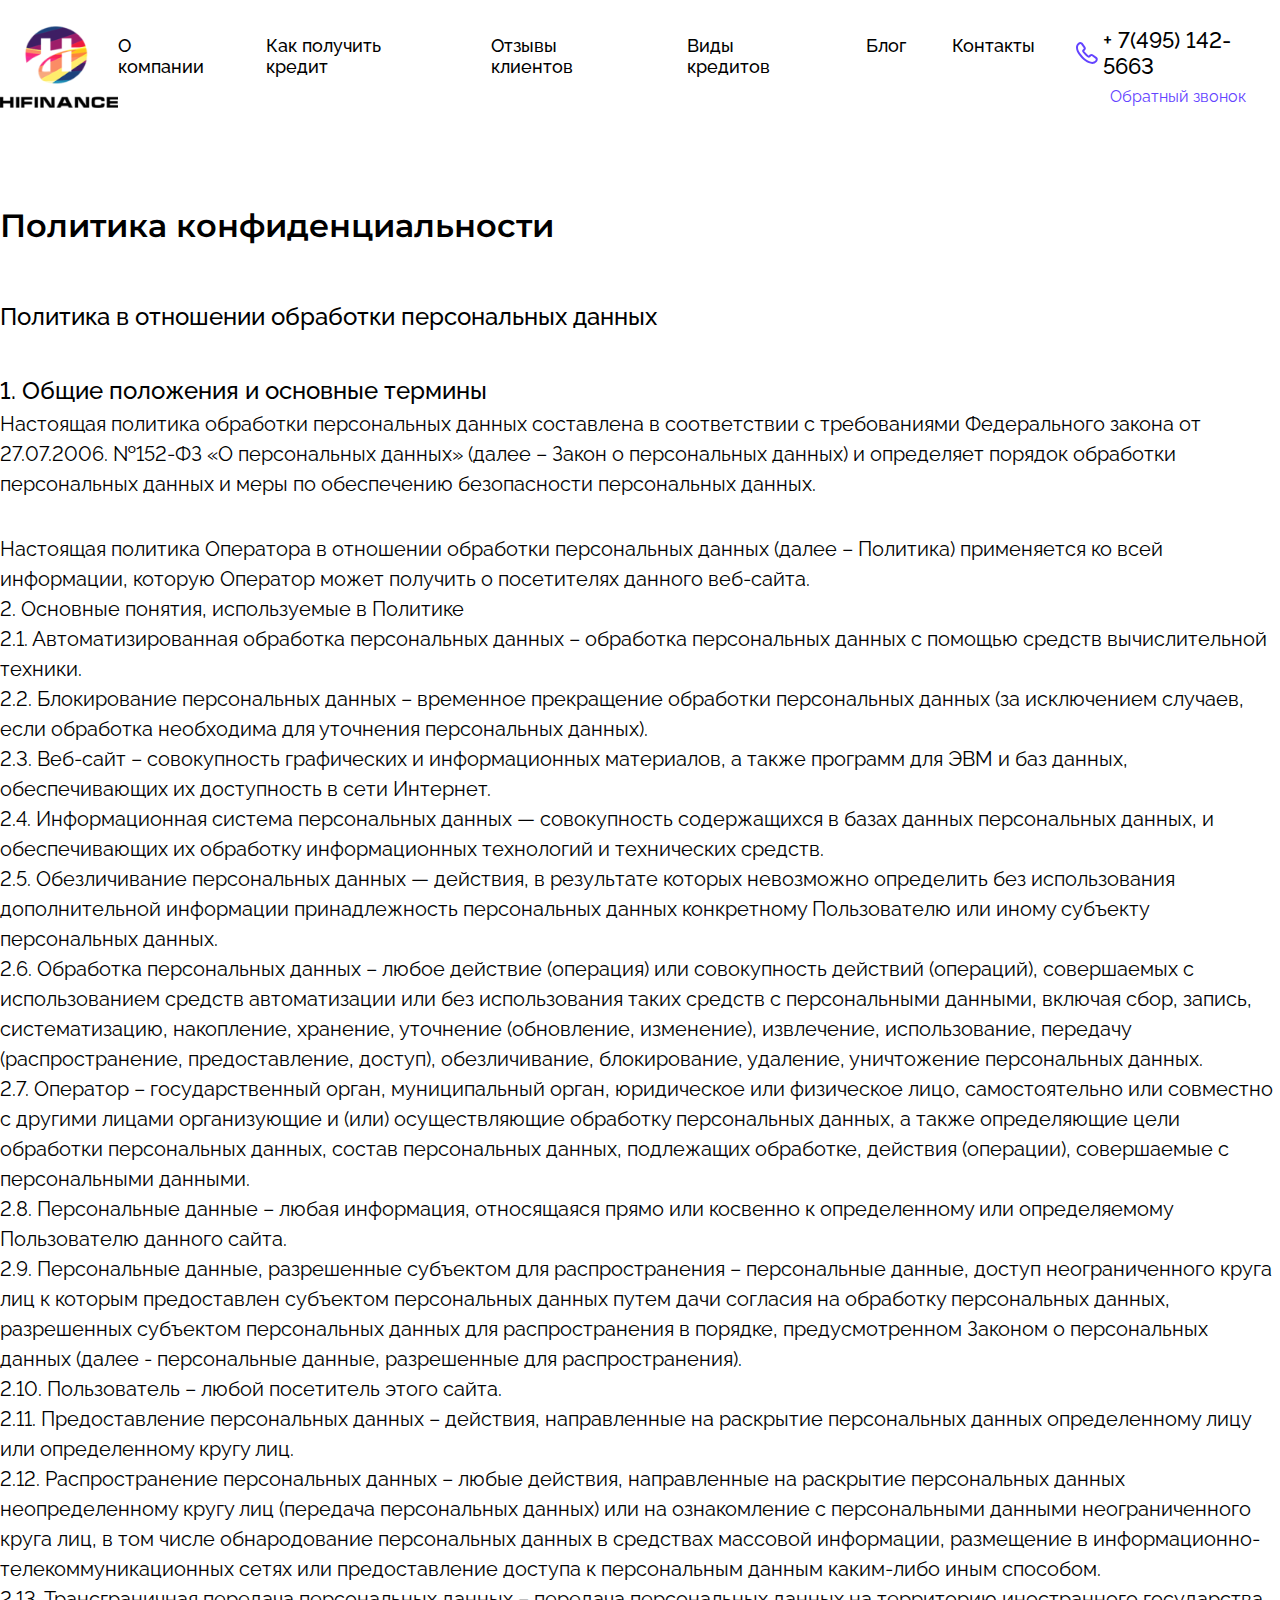
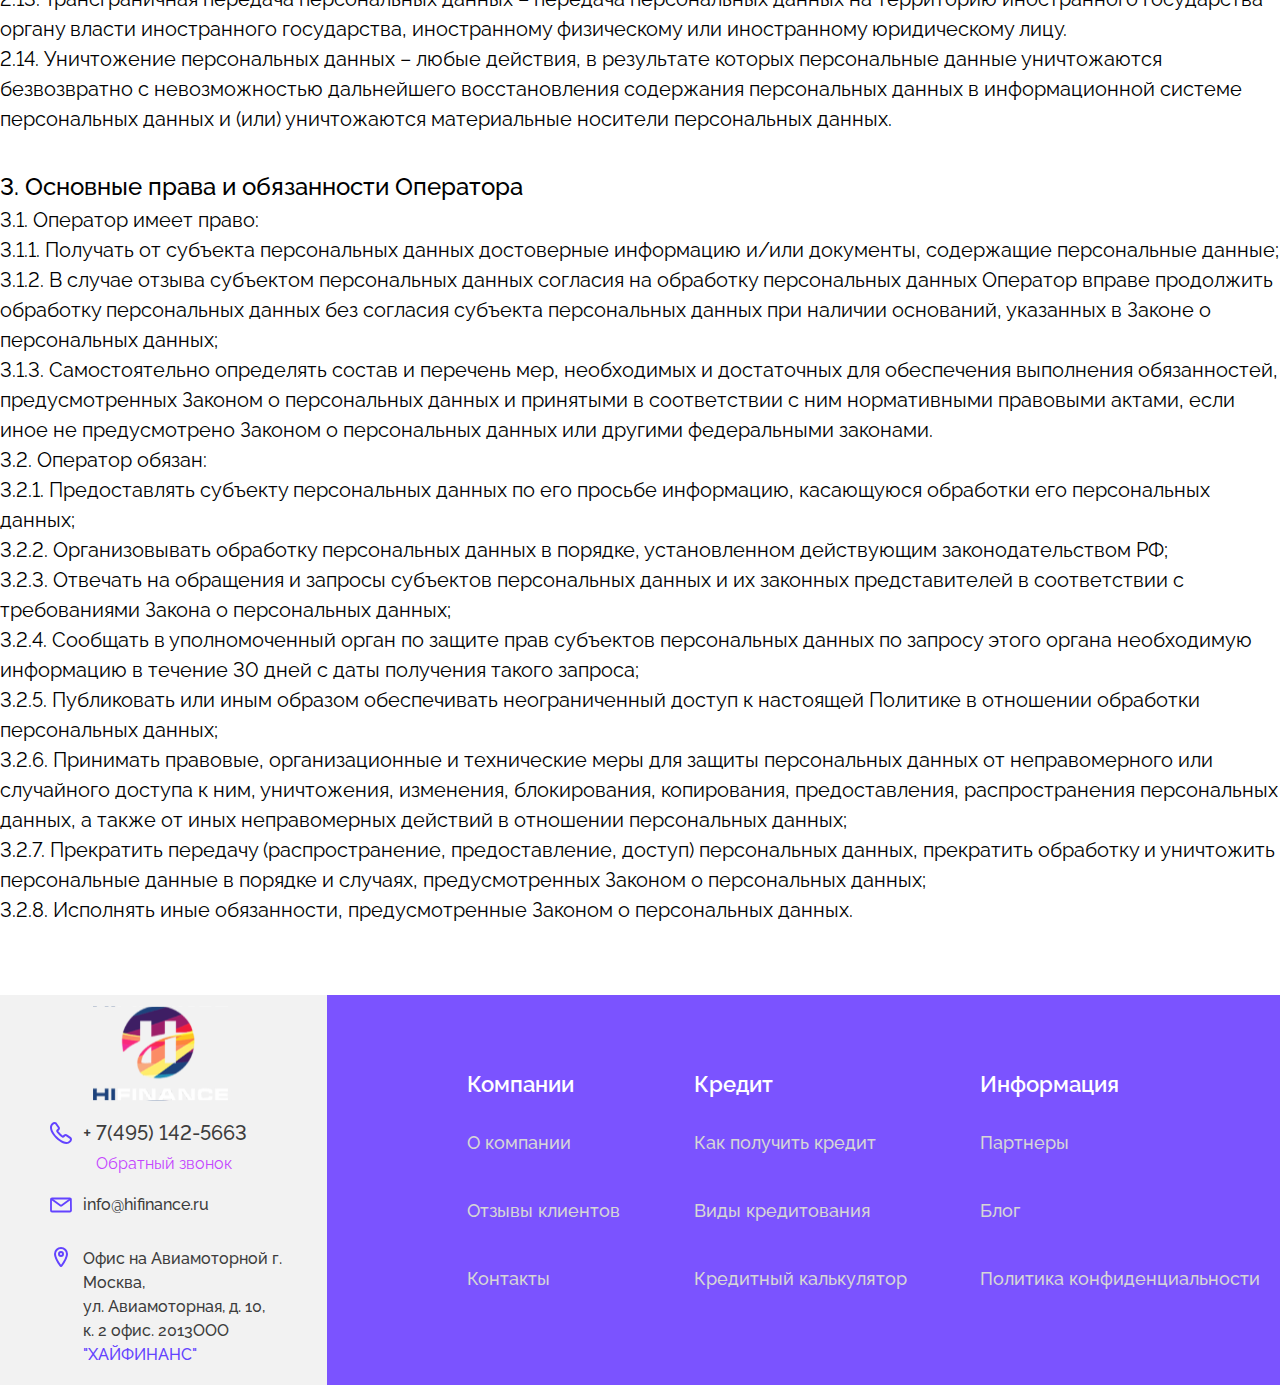
<file: privacy-policy.html>
<html lang="en">
  <head>
    <meta charset="UTF-8" />
    <meta name="viewport" content="width=device-width, initial-scale=1.0" />
    <link rel="stylesheet" href="slider.css" />
    <link rel="stylesheet" href="main.css" />
    <link rel="stylesheet" href="header.css" />
    <title>Main Page</title>
  </head>
  <body>
    <header>
      <div class="logo">
        <a href="/"><img class="img-logo" src="img/logo-2.png" alt="" />
            <img class="img-logo-mobile" src="img/logo 1.svg" alt=""></a>
      </div>

      <nav id="nav" class="nav">
        <div class="line"></div>
        <a href="/about-company.html">О компании</a>
        <div class="line"></div>
        <a onclick="headerHiddenBlockShow()" href="#">Как получить кредит</a>

        <div class="line"></div>
        <a href="/reviews.html">Отзывы клиентов</a>
        <div class="line"></div>
        <a href="/type-credit.html">Виды кредитов</a>
        <div class="line"></div>
        <a href="/blog.html">Блог</a>
        <div class="line"></div>
        <a href="/contacts.html">Контакты</a>
        <div class="line"></div>

        <div class="mail-block">
          <svg
            width="22"
            height="16"
            viewBox="0 0 22 16"
            fill="none"
            xmlns="http://www.w3.org/2000/svg"
          >
            <path
              d="M1 13.5V2.5C1 1.94772 1.44772 1.5 2 1.5H19.8537C20.4013 1.5 20.847 1.94032 20.8537 2.48782L20.9877 13.4878C20.9945 14.0448 20.5448 14.5 19.9877 14.5H2C1.44772 14.5 1 14.0523 1 13.5Z"
              stroke="#6343FF"
              stroke-width="1.8"
            />
            <path
              d="M1.5 2L10.4068 8.56291C10.7596 8.82283 11.2404 8.82283 11.5932 8.56291L20.5 2"
              stroke="#6343FF"
              stroke-width="1.8"
              stroke-linecap="round"
            />
          </svg>
          <a href="#">info@hifinance.ru</a>
        </div>
        <div class="address-block">
          <svg
            width="20"
            height="20"
            viewBox="0 0 20 20"
            fill="none"
            xmlns="http://www.w3.org/2000/svg"
          >
            <path
              d="M10 1C6.6875 1 4 3.65643 4 6.92818C4 10.6928 8 16.6586 9.46875 18.7192C9.52972 18.8062 9.60962 18.877 9.70195 18.9258C9.79428 18.9746 9.8964 19 10 19C10.1036 19 10.2057 18.9746 10.2981 18.9258C10.3904 18.877 10.4703 18.8062 10.5313 18.7192C12 16.6595 16 10.6958 16 6.92818C16 3.65643 13.3125 1 10 1Z"
              stroke="#6343FF"
              stroke-width="2"
              stroke-linecap="round"
              stroke-linejoin="round"
            />
            <path
              d="M10 9C11.1046 9 12 8.10457 12 7C12 5.89543 11.1046 5 10 5C8.89543 5 8 5.89543 8 7C8 8.10457 8.89543 9 10 9Z"
              stroke="#6343FF"
              stroke-width="2"
              stroke-linecap="round"
              stroke-linejoin="round"
            />
          </svg>
          <a href="#"
            >Офис на Авиамоторной г. Москва, <br />
            ул. Авиамоторная, д. 10, <br />
            к. 2 офис. 2013ООО <span>"ХАЙФИНАНС"</span></a
          >
        </div>
      </nav>

      <div class="burger-icon" onclick="navShow()">
        <img src="img/burger_icon.svg" alt="" />
      </div>

      <div class="phone-block">
        <div class="phone">
          <svg
            width="22"
            height="22"
            viewBox="0 0 22 22"
            fill="none"
            xmlns="http://www.w3.org/2000/svg"
          >
            <path
              d="M20.97 17.33C20.97 17.69 20.89 18.06 20.72 18.42C20.55 18.78 20.33 19.12 20.04 19.44C19.55 19.98 19.01 20.37 18.4 20.62C17.8 20.87 17.15 21 16.45 21C15.43 21 14.34 20.76 13.19 20.27C12.04 19.78 10.89 19.12 9.75 18.29C8.58811 17.4401 7.49169 16.5041 6.47 15.49C5.45877 14.472 4.5261 13.3789 3.68 12.22C2.86 11.08 2.2 9.94 1.72 8.81C1.24 7.67 1 6.58 1 5.54C1 4.86 1.12 4.21 1.36 3.61C1.6 3 1.98 2.44 2.51 1.94C3.15 1.31 3.85 1 4.59 1C4.87 1 5.15 1.06 5.4 1.18C5.66 1.3 5.89 1.48 6.07 1.74L8.39 5.01C8.57 5.26 8.7 5.49 8.79 5.71C8.88 5.92 8.93 6.13 8.93 6.32C8.93 6.56 8.86 6.8 8.72 7.03C8.59 7.26 8.4 7.5 8.16 7.74L7.4 8.53C7.29 8.64 7.24 8.77 7.24 8.93C7.24 9.01 7.25 9.08 7.27 9.16C7.3 9.24 7.33 9.3 7.35 9.36C7.53 9.69 7.84 10.12 8.28 10.64C8.73 11.16 9.21 11.69 9.73 12.22C10.27 12.75 10.79 13.24 11.32 13.69C11.84 14.13 12.27 14.43 12.61 14.61C12.66 14.63 12.72 14.66 12.79 14.69C12.87 14.72 12.95 14.73 13.04 14.73C13.21 14.73 13.34 14.67 13.45 14.56L14.21 13.81C14.46 13.56 14.7 13.37 14.93 13.25C15.16 13.11 15.39 13.04 15.64 13.04C15.83 13.04 16.03 13.08 16.25 13.17C16.47 13.26 16.7 13.39 16.95 13.56L20.26 15.91C20.52 16.09 20.7 16.3 20.81 16.55C20.91 16.8 20.97 17.05 20.97 17.33Z"
              stroke="#6343FF"
              stroke-width="2"
              stroke-miterlimit="10"
            />
          </svg>
          <a href="#">+ 7(495) 142-5663</a>
        </div>

        <p>Обратный звонок</p>
      </div>
    </header>

    <section class="privacy-policy">
      <p class="title-section">Политика конфиденциальности</p>

      <p class="subtitle-section">Политика в отношении обработки персональных данных</p>

      <p class="p">
        <span>1. Общие положения и
        основные термины</span> <br> Настоящая политика обработки персональных данных
        составлена в соответствии с требованиями Федерального закона от
        27.07.2006. №152-ФЗ «О персональных данных» (далее – Закон о
        персональных данных) и определяет порядок обработки персональных данных
        и меры по обеспечению безопасности персональных данных.
        </p>
        <p class="p">
        Настоящая
        политика Оператора в отношении обработки персональных данных (далее –
        Политика) применяется ко всей информации, которую Оператор может
        получить о посетителях данного веб-сайта. <br> 2. Основные понятия,
        используемые в Политике <br> 2.1. Автоматизированная обработка персональных
        данных – обработка персональных данных с помощью средств вычислительной
        техники. <br> 2.2. Блокирование персональных данных – временное прекращение
        обработки персональных данных (за исключением случаев, если обработка
        необходима для уточнения персональных данных). <br> 2.3. Веб-сайт –
        совокупность графических и информационных материалов, а также программ
        для ЭВМ и баз данных, обеспечивающих их доступность в сети Интернет.
        <br>2.4. Информационная система персональных данных — совокупность
        содержащихся в базах данных персональных данных, и обеспечивающих их
        обработку информационных технологий и технических средств. <br> 2.5.
        Обезличивание персональных данных — действия, в результате которых
        невозможно определить без использования дополнительной информации
        принадлежность персональных данных конкретному Пользователю или иному
        субъекту персональных данных. <br> 2.6. Обработка персональных данных – любое
        действие (операция) или совокупность действий (операций), совершаемых с
        использованием средств автоматизации или без использования таких средств
        с персональными данными, включая сбор, запись, систематизацию,
        накопление, хранение, уточнение (обновление, изменение), извлечение,
        использование, передачу (распространение, предоставление, доступ),
        обезличивание, блокирование, удаление, уничтожение персональных данных.
        <br> 2.7. Оператор – государственный орган, муниципальный орган, юридическое
        или физическое лицо, самостоятельно или совместно с другими лицами
        организующие и (или) осуществляющие обработку персональных данных, а
        также определяющие цели обработки персональных данных, состав
        персональных данных, подлежащих обработке, действия (операции),
        совершаемые с персональными данными. <br> 2.8. Персональные данные – любая
        информация, относящаяся прямо или косвенно к определенному или
        определяемому Пользователю данного сайта. <br> 2.9. Персональные данные,
        разрешенные субъектом для распространения – персональные данные, доступ
        неограниченного круга лиц к которым предоставлен субъектом персональных
        данных путем дачи согласия на обработку персональных данных, разрешенных
        субъектом персональных данных для распространения в порядке,
        предусмотренном Законом о персональных данных (далее - персональные
        данные, разрешенные для распространения). <br> 2.10. Пользователь – любой
        посетитель этого сайта. <br> 2.11. Предоставление персональных данных –
        действия, направленные на раскрытие персональных данных определенному
        лицу или определенному кругу лиц. <br> 2.12. Распространение персональных
        данных – любые действия, направленные на раскрытие персональных данных
        неопределенному кругу лиц (передача персональных данных) или на
        ознакомление с персональными данными неограниченного круга лиц, в том
        числе обнародование персональных данных в средствах массовой информации,
        размещение в информационно-телекоммуникационных сетях или предоставление
        доступа к персональным данным каким-либо иным способом. <br> 2.13.
        Трансграничная передача персональных данных – передача персональных
        данных на территорию иностранного государства органу власти иностранного
        государства, иностранному физическому или иностранному юридическому
        лицу. <br> 2.14. Уничтожение персональных данных – любые действия, в
        результате которых персональные данные уничтожаются безвозвратно с
        невозможностью дальнейшего восстановления содержания персональных данных
        в информационной системе персональных данных и (или) уничтожаются
        материальные носители персональных данных.
        </p>
        <p class="p">
        <span>3. Основные права и
        обязанности Оператора</span>  <br> 3.1. Оператор имеет право: <br> 3.1.1. Получать от
        субъекта персональных данных достоверные информацию и/или документы,
        содержащие персональные данные; <br> 3.1.2. В случае отзыва субъектом
        персональных данных согласия на обработку персональных данных Оператор
        вправе продолжить обработку персональных данных без согласия субъекта
        персональных данных при наличии оснований, указанных в Законе о
        персональных данных; <br> 3.1.3. Самостоятельно определять состав и перечень
        мер, необходимых и достаточных для обеспечения выполнения обязанностей,
        предусмотренных Законом о персональных данных и принятыми в соответствии
        с ним нормативными правовыми актами, если иное не предусмотрено Законом
        о персональных данных или другими федеральными законами. <br> 3.2. Оператор
        обязан: <br> 3.2.1. Предоставлять субъекту персональных данных по его просьбе
        информацию, касающуюся обработки его персональных данных; <br> 3.2.2.
        Организовывать обработку персональных данных в порядке, установленном
        действующим законодательством РФ; <br> 3.2.3. Отвечать на обращения и запросы
        субъектов персональных данных и их законных представителей в
        соответствии с требованиями Закона о персональных данных; <br> 3.2.4.
        Сообщать в уполномоченный орган по защите прав субъектов персональных
        данных по запросу этого органа необходимую информацию в течение 30 дней
        с даты получения такого запроса; <br> 3.2.5. Публиковать или иным образом
        обеспечивать неограниченный доступ к настоящей Политике в отношении
        обработки персональных данных; <br> 3.2.6. Принимать правовые,
        организационные и технические меры для защиты персональных данных от
        неправомерного или случайного доступа к ним, уничтожения, изменения,
        блокирования, копирования, предоставления, распространения персональных
        данных, а также от иных неправомерных действий в отношении персональных
        данных; <br> 3.2.7. Прекратить передачу (распространение, предоставление,
        доступ) персональных данных, прекратить обработку и уничтожить
        персональные данные в порядке и случаях, предусмотренных Законом о
        персональных данных; <br> 3.2.8. Исполнять иные обязанности, предусмотренные
        Законом о персональных данных.
     </p>
    </section>

    <div class="footer-block-contacts-mobile">
        <div class="wrapper-content">
          <img class="logo" src="img/logo-2.png" alt="" />

          <div class="phone-block">
            <div class="phone">
              <svg
                width="22"
                height="22"
                viewBox="0 0 22 22"
                fill="none"
                xmlns="http://www.w3.org/2000/svg"
              >
                <path
                  d="M20.97 17.33C20.97 17.69 20.89 18.06 20.72 18.42C20.55 18.78 20.33 19.12 20.04 19.44C19.55 19.98 19.01 20.37 18.4 20.62C17.8 20.87 17.15 21 16.45 21C15.43 21 14.34 20.76 13.19 20.27C12.04 19.78 10.89 19.12 9.75 18.29C8.58811 17.4401 7.49169 16.5041 6.47 15.49C5.45877 14.472 4.5261 13.3789 3.68 12.22C2.86 11.08 2.2 9.94 1.72 8.81C1.24 7.67 1 6.58 1 5.54C1 4.86 1.12 4.21 1.36 3.61C1.6 3 1.98 2.44 2.51 1.94C3.15 1.31 3.85 1 4.59 1C4.87 1 5.15 1.06 5.4 1.18C5.66 1.3 5.89 1.48 6.07 1.74L8.39 5.01C8.57 5.26 8.7 5.49 8.79 5.71C8.88 5.92 8.93 6.13 8.93 6.32C8.93 6.56 8.86 6.8 8.72 7.03C8.59 7.26 8.4 7.5 8.16 7.74L7.4 8.53C7.29 8.64 7.24 8.77 7.24 8.93C7.24 9.01 7.25 9.08 7.27 9.16C7.3 9.24 7.33 9.3 7.35 9.36C7.53 9.69 7.84 10.12 8.28 10.64C8.73 11.16 9.21 11.69 9.73 12.22C10.27 12.75 10.79 13.24 11.32 13.69C11.84 14.13 12.27 14.43 12.61 14.61C12.66 14.63 12.72 14.66 12.79 14.69C12.87 14.72 12.95 14.73 13.04 14.73C13.21 14.73 13.34 14.67 13.45 14.56L14.21 13.81C14.46 13.56 14.7 13.37 14.93 13.25C15.16 13.11 15.39 13.04 15.64 13.04C15.83 13.04 16.03 13.08 16.25 13.17C16.47 13.26 16.7 13.39 16.95 13.56L20.26 15.91C20.52 16.09 20.7 16.3 20.81 16.55C20.91 16.8 20.97 17.05 20.97 17.33Z"
                  stroke="#6343ff"
                  stroke-width="2"
                  stroke-miterlimit="10"
                />
              </svg>

              <a href="#">+ 7(495) 142-5663</a>
            </div>
            <p>Обратный звонок</p>
          </div>
          <div class="mail-block">
            <svg
              width="22"
              height="16"
              viewBox="0 0 22 16"
              fill="none"
              xmlns="http://www.w3.org/2000/svg"
            >
              <path
                d="M1 13.5V2.5C1 1.94772 1.44772 1.5 2 1.5H19.8537C20.4013 1.5 20.847 1.94032 20.8537 2.48782L20.9877 13.4878C20.9945 14.0448 20.5448 14.5 19.9877 14.5H2C1.44772 14.5 1 14.0523 1 13.5Z"
                stroke="#6343FF"
                stroke-width="1.8"
              />
              <path
                d="M1.5 2L10.4068 8.56291C10.7596 8.82283 11.2404 8.82283 11.5932 8.56291L20.5 2"
                stroke="#6343FF"
                stroke-width="1.8"
                stroke-linecap="round"
              />
            </svg>
            <a href="#">info@hifinance.ru</a>
          </div>
          <div class="address-block">
            <svg
              width="20"
              height="20"
              viewBox="0 0 20 20"
              fill="none"
              xmlns="http://www.w3.org/2000/svg"
            >
              <path
                d="M10 1C6.6875 1 4 3.65643 4 6.92818C4 10.6928 8 16.6586 9.46875 18.7192C9.52972 18.8062 9.60962 18.877 9.70195 18.9258C9.79428 18.9746 9.8964 19 10 19C10.1036 19 10.2057 18.9746 10.2981 18.9258C10.3904 18.877 10.4703 18.8062 10.5313 18.7192C12 16.6595 16 10.6958 16 6.92818C16 3.65643 13.3125 1 10 1Z"
                stroke="#6343FF"
                stroke-width="2"
                stroke-linecap="round"
                stroke-linejoin="round"
              />
              <path
                d="M10 9C11.1046 9 12 8.10457 12 7C12 5.89543 11.1046 5 10 5C8.89543 5 8 5.89543 8 7C8 8.10457 8.89543 9 10 9Z"
                stroke="#6343FF"
                stroke-width="2"
                stroke-linecap="round"
                stroke-linejoin="round"
              />
            </svg>
            <a href="#"
              >Офис на Авиамоторной г. Москва, <br />
              ул. Авиамоторная, д. 10, <br />
              к. 2 офис. 2013ООО <span>"ХАЙФИНАНС"</span></a
            >
          </div>
        </div>
        </div>

    <footer class="footer">
      <div class="content">
        <div class="white-block">
          <a href="/"><img class="logo" src="img/logo 1.svg" alt="" /></a>

          <div class="phone-block">
            <div class="phone">
              <svg
                width="22"
                height="22"
                viewBox="0 0 22 22"
                fill="none"
                xmlns="http://www.w3.org/2000/svg"
              >
                <path
                  d="M20.97 17.33C20.97 17.69 20.89 18.06 20.72 18.42C20.55 18.78 20.33 19.12 20.04 19.44C19.55 19.98 19.01 20.37 18.4 20.62C17.8 20.87 17.15 21 16.45 21C15.43 21 14.34 20.76 13.19 20.27C12.04 19.78 10.89 19.12 9.75 18.29C8.58811 17.4401 7.49169 16.5041 6.47 15.49C5.45877 14.472 4.5261 13.3789 3.68 12.22C2.86 11.08 2.2 9.94 1.72 8.81C1.24 7.67 1 6.58 1 5.54C1 4.86 1.12 4.21 1.36 3.61C1.6 3 1.98 2.44 2.51 1.94C3.15 1.31 3.85 1 4.59 1C4.87 1 5.15 1.06 5.4 1.18C5.66 1.3 5.89 1.48 6.07 1.74L8.39 5.01C8.57 5.26 8.7 5.49 8.79 5.71C8.88 5.92 8.93 6.13 8.93 6.32C8.93 6.56 8.86 6.8 8.72 7.03C8.59 7.26 8.4 7.5 8.16 7.74L7.4 8.53C7.29 8.64 7.24 8.77 7.24 8.93C7.24 9.01 7.25 9.08 7.27 9.16C7.3 9.24 7.33 9.3 7.35 9.36C7.53 9.69 7.84 10.12 8.28 10.64C8.73 11.16 9.21 11.69 9.73 12.22C10.27 12.75 10.79 13.24 11.32 13.69C11.84 14.13 12.27 14.43 12.61 14.61C12.66 14.63 12.72 14.66 12.79 14.69C12.87 14.72 12.95 14.73 13.04 14.73C13.21 14.73 13.34 14.67 13.45 14.56L14.21 13.81C14.46 13.56 14.7 13.37 14.93 13.25C15.16 13.11 15.39 13.04 15.64 13.04C15.83 13.04 16.03 13.08 16.25 13.17C16.47 13.26 16.7 13.39 16.95 13.56L20.26 15.91C20.52 16.09 20.7 16.3 20.81 16.55C20.91 16.8 20.97 17.05 20.97 17.33Z"
                  stroke="#6343ff"
                  stroke-width="2"
                  stroke-miterlimit="10"
                />
              </svg>

              <a href="#">+ 7(495) 142-5663</a>
            </div>
            <p>Обратный звонок</p>
          </div>
          <div class="mail-block">
            <svg
              width="22"
              height="16"
              viewBox="0 0 22 16"
              fill="none"
              xmlns="http://www.w3.org/2000/svg"
            >
              <path
                d="M1 13.5V2.5C1 1.94772 1.44772 1.5 2 1.5H19.8537C20.4013 1.5 20.847 1.94032 20.8537 2.48782L20.9877 13.4878C20.9945 14.0448 20.5448 14.5 19.9877 14.5H2C1.44772 14.5 1 14.0523 1 13.5Z"
                stroke="#6343FF"
                stroke-width="1.8"
              />
              <path
                d="M1.5 2L10.4068 8.56291C10.7596 8.82283 11.2404 8.82283 11.5932 8.56291L20.5 2"
                stroke="#6343FF"
                stroke-width="1.8"
                stroke-linecap="round"
              />
            </svg>
            <a href="#">info@hifinance.ru</a>
          </div>
          <div class="address-block">
            <svg
              width="20"
              height="20"
              viewBox="0 0 20 20"
              fill="none"
              xmlns="http://www.w3.org/2000/svg"
            >
              <path
                d="M10 1C6.6875 1 4 3.65643 4 6.92818C4 10.6928 8 16.6586 9.46875 18.7192C9.52972 18.8062 9.60962 18.877 9.70195 18.9258C9.79428 18.9746 9.8964 19 10 19C10.1036 19 10.2057 18.9746 10.2981 18.9258C10.3904 18.877 10.4703 18.8062 10.5313 18.7192C12 16.6595 16 10.6958 16 6.92818C16 3.65643 13.3125 1 10 1Z"
                stroke="#6343FF"
                stroke-width="2"
                stroke-linecap="round"
                stroke-linejoin="round"
              />
              <path
                d="M10 9C11.1046 9 12 8.10457 12 7C12 5.89543 11.1046 5 10 5C8.89543 5 8 5.89543 8 7C8 8.10457 8.89543 9 10 9Z"
                stroke="#6343FF"
                stroke-width="2"
                stroke-linecap="round"
                stroke-linejoin="round"
              />
            </svg>
            <a href="#"
              >Офис на Авиамоторной г. Москва, <br />
              ул. Авиамоторная, д. 10, <br />
              к. 2 офис. 2013ООО <span>"ХАЙФИНАНС"</span></a
            >
          </div>
        </div>

        <div class="block-nav">
          <div onclick="col1NavShow()" class="col-1">
            <div class="line"></div>
            <p id="footer__title-col-1">
              Компании
              <svg
                id="arrow-icon-1"
                width="16"
                height="8"
                viewBox="0 0 16 8"
                fill="none"
                xmlns="http://www.w3.org/2000/svg"
              >
                <path
                  d="M15 1L9.23737 6.5118C8.55682 7.16273 7.44318 7.16273 6.76263 6.5118L1 1"
                  stroke="white"
                  stroke-width="2"
                  stroke-miterlimit="10"
                  stroke-linecap="round"
                  stroke-linejoin="round"
                />
              </svg>
            </p>
            <div class="line"></div>
            <div id="footer__col-nav-1" class="footer__col-nav-1">
              <div class="line"></div>
              <a href="/about-company.html">О компании</a>
            <div class="line"></div>
            <a href="/reviews.html">Отзывы клиентов</a>
            <div class="line"></div>
            <a href="/contacts.html">Контакты</a>
            <div class="line"></div>
            </div>
          </div>

          <div onclick="col2NavShow()" class="col-2">
            <div class="line"></div>
            <p id="footer__title-col-2">Кредит
                <svg id="arrow-icon-2" width="16" height="8" viewBox="0 0 16 8" fill="none" xmlns="http://www.w3.org/2000/svg">
                    <path d="M15 1L9.23737 6.5118C8.55682 7.16273 7.44318 7.16273 6.76263 6.5118L1 1" stroke="white" stroke-width="2" stroke-miterlimit="10" stroke-linecap="round" stroke-linejoin="round"/>
                </svg>
            </p>
            <div class="line"></div>
            <div id="footer__col-nav-2" class="footer__col-nav-2">
            <a href="/how-use-credit.html">Как получить кредит</a>
            <div class="line"></div>
            <a href="/type-credit.html">Виды кредитования</a>
            <div class="line"></div>
            <a href="/">Кредитный калькулятор</a>
            <div class="line"></div>
            </div>
          </div>

          <div onclick="col3NavShow()" class="col-3">
            <div class="line"></div>
            <p id="footer__title-col-3">Информация
                <svg id="arrow-icon-3" width="16" height="8" viewBox="0 0 16 8" fill="none" xmlns="http://www.w3.org/2000/svg">
                    <path d="M15 1L9.23737 6.5118C8.55682 7.16273 7.44318 7.16273 6.76263 6.5118L1 1" stroke="white" stroke-width="2" stroke-miterlimit="10" stroke-linecap="round" stroke-linejoin="round"/>
                </svg>
            </p>
            <div class="line"></div>
            <div id="footer__col-nav-3" class="footer__col-nav-3">
            <a href="#">Партнеры</a>
            <div class="line"></div>
            <a href="/blog.html">Блог</a>
            <div class="line"></div>
            <a href="/privacy-policy.html">Политика конфиденциальности</a>
              <div class="line"></div>
            </div>
          </div>
        </div>

        <div class="footer__block-contacts">
          <div class="phone-block">
            <div class="phone">
              <svg
                width="22"
                height="22"
                viewBox="0 0 22 22"
                fill="none"
                xmlns="http://www.w3.org/2000/svg"
              >
                <path
                  d="M20.97 17.33C20.97 17.69 20.89 18.06 20.72 18.42C20.55 18.78 20.33 19.12 20.04 19.44C19.55 19.98 19.01 20.37 18.4 20.62C17.8 20.87 17.15 21 16.45 21C15.43 21 14.34 20.76 13.19 20.27C12.04 19.78 10.89 19.12 9.75 18.29C8.58811 17.4401 7.49169 16.5041 6.47 15.49C5.45877 14.472 4.5261 13.3789 3.68 12.22C2.86 11.08 2.2 9.94 1.72 8.81C1.24 7.67 1 6.58 1 5.54C1 4.86 1.12 4.21 1.36 3.61C1.6 3 1.98 2.44 2.51 1.94C3.15 1.31 3.85 1 4.59 1C4.87 1 5.15 1.06 5.4 1.18C5.66 1.3 5.89 1.48 6.07 1.74L8.39 5.01C8.57 5.26 8.7 5.49 8.79 5.71C8.88 5.92 8.93 6.13 8.93 6.32C8.93 6.56 8.86 6.8 8.72 7.03C8.59 7.26 8.4 7.5 8.16 7.74L7.4 8.53C7.29 8.64 7.24 8.77 7.24 8.93C7.24 9.01 7.25 9.08 7.27 9.16C7.3 9.24 7.33 9.3 7.35 9.36C7.53 9.69 7.84 10.12 8.28 10.64C8.73 11.16 9.21 11.69 9.73 12.22C10.27 12.75 10.79 13.24 11.32 13.69C11.84 14.13 12.27 14.43 12.61 14.61C12.66 14.63 12.72 14.66 12.79 14.69C12.87 14.72 12.95 14.73 13.04 14.73C13.21 14.73 13.34 14.67 13.45 14.56L14.21 13.81C14.46 13.56 14.7 13.37 14.93 13.25C15.16 13.11 15.39 13.04 15.64 13.04C15.83 13.04 16.03 13.08 16.25 13.17C16.47 13.26 16.7 13.39 16.95 13.56L20.26 15.91C20.52 16.09 20.7 16.3 20.81 16.55C20.91 16.8 20.97 17.05 20.97 17.33Z"
                  stroke="#6343ff"
                  stroke-width="2"
                  stroke-miterlimit="10"
                />
              </svg>

              <a href="#">+ 7(495) 142-5663</a>
            </div>
          </div>
          <div class="mail-block">
            <svg
              width="22"
              height="16"
              viewBox="0 0 22 16"
              fill="none"
              xmlns="http://www.w3.org/2000/svg"
            >
              <path
                d="M1 13.5V2.5C1 1.94772 1.44772 1.5 2 1.5H19.8537C20.4013 1.5 20.847 1.94032 20.8537 2.48782L20.9877 13.4878C20.9945 14.0448 20.5448 14.5 19.9877 14.5H2C1.44772 14.5 1 14.0523 1 13.5Z"
                stroke="#6343FF"
                stroke-width="1.8"
              />
              <path
                d="M1.5 2L10.4068 8.56291C10.7596 8.82283 11.2404 8.82283 11.5932 8.56291L20.5 2"
                stroke="#6343FF"
                stroke-width="1.8"
                stroke-linecap="round"
              />
            </svg>
            <a href="#">info@hifinance.ru</a>
          </div>
          <div class="address-block">
            <svg
              width="20"
              height="20"
              viewBox="0 0 20 20"
              fill="none"
              xmlns="http://www.w3.org/2000/svg"
            >
              <path
                d="M10 1C6.6875 1 4 3.65643 4 6.92818C4 10.6928 8 16.6586 9.46875 18.7192C9.52972 18.8062 9.60962 18.877 9.70195 18.9258C9.79428 18.9746 9.8964 19 10 19C10.1036 19 10.2057 18.9746 10.2981 18.9258C10.3904 18.877 10.4703 18.8062 10.5313 18.7192C12 16.6595 16 10.6958 16 6.92818C16 3.65643 13.3125 1 10 1Z"
                stroke="#6343FF"
                stroke-width="2"
                stroke-linecap="round"
                stroke-linejoin="round"
              />
              <path
                d="M10 9C11.1046 9 12 8.10457 12 7C12 5.89543 11.1046 5 10 5C8.89543 5 8 5.89543 8 7C8 8.10457 8.89543 9 10 9Z"
                stroke="#6343FF"
                stroke-width="2"
                stroke-linecap="round"
                stroke-linejoin="round"
              />
            </svg>
            <a href="#"
              >Офис на Авиамоторной г. Москва, <br />
              ул. Авиамоторная, д. 10, <br />
              к. 2 офис. 2013ООО <span>"ХАЙФИНАНС"</span></a
            >
          </div>
        </div>
      </div>
    </footer>

    <script src="main.js"></script>
    <script src="slider.js"></script>
    <script src="calc.js"></script>
  </body>
</html>
</file>
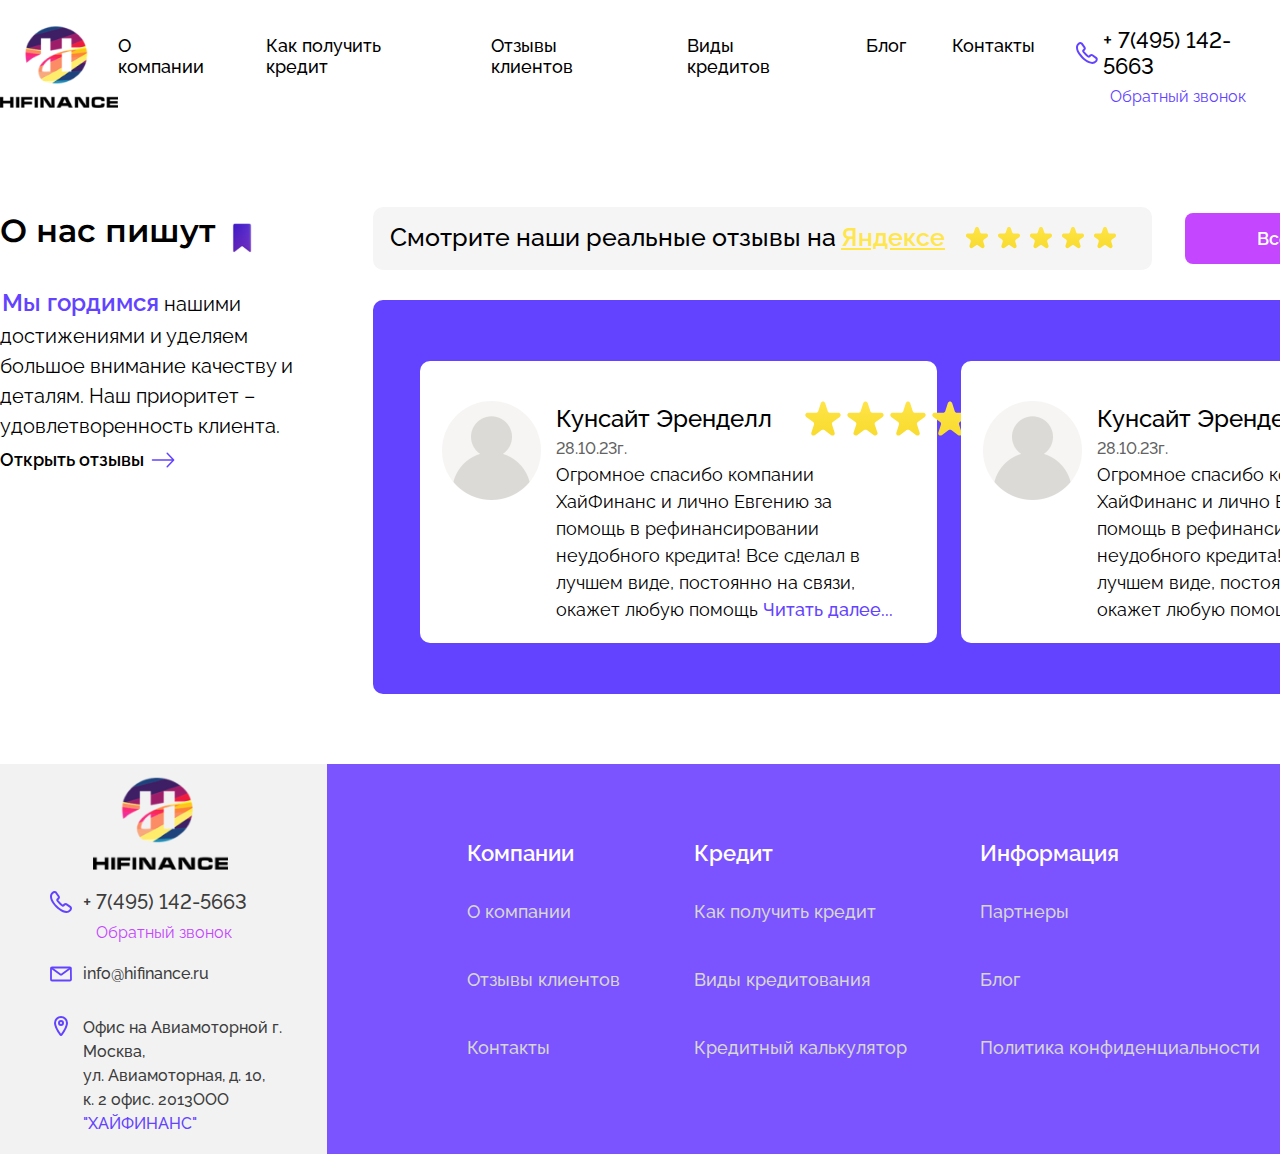
<file: reviews.html>
<html lang="en">
  <head>
    <meta charset="UTF-8" />
    <meta name="viewport" content="width=device-width, initial-scale=1.0" />
    <link rel="stylesheet" href="slider.css" />
    <link rel="stylesheet" href="main.css" />
    <link rel="stylesheet" href="header.css" />
    <title>Main Page</title>
  </head>
  <body>
    <header>
      <div class="logo">
        <a href="/"><img class="img-logo" src="img/logo-2.png" alt="" />
          <img class="img-logo-mobile" src="img/logo 1.svg" alt=""></a>
      </div>

      <nav id="nav" class="nav">
        <div class="line"></div>
        <a href="/about-company.html">О компании</a>
        <div class="line"></div>
        <a onclick="headerHiddenBlockShow()" href="#">Как получить кредит</a>

        <div class="line"></div>
        <a href="/reviews.html">Отзывы клиентов</a>
        <div class="line"></div>
        <a href="/type-credit.html">Виды кредитов</a>
        <div class="line"></div>
        <a href="/blog.html">Блог</a>
        <div class="line"></div>
        <a href="/contacts.html">Контакты</a>
        <div class="line"></div>

        <div class="mail-block">
          <svg
            width="22"
            height="16"
            viewBox="0 0 22 16"
            fill="none"
            xmlns="http://www.w3.org/2000/svg"
          >
            <path
              d="M1 13.5V2.5C1 1.94772 1.44772 1.5 2 1.5H19.8537C20.4013 1.5 20.847 1.94032 20.8537 2.48782L20.9877 13.4878C20.9945 14.0448 20.5448 14.5 19.9877 14.5H2C1.44772 14.5 1 14.0523 1 13.5Z"
              stroke="#6343FF"
              stroke-width="1.8"
            />
            <path
              d="M1.5 2L10.4068 8.56291C10.7596 8.82283 11.2404 8.82283 11.5932 8.56291L20.5 2"
              stroke="#6343FF"
              stroke-width="1.8"
              stroke-linecap="round"
            />
          </svg>
          <a href="#">info@hifinance.ru</a>
        </div>
        <div class="address-block">
          <svg
            width="20"
            height="20"
            viewBox="0 0 20 20"
            fill="none"
            xmlns="http://www.w3.org/2000/svg"
          >
            <path
              d="M10 1C6.6875 1 4 3.65643 4 6.92818C4 10.6928 8 16.6586 9.46875 18.7192C9.52972 18.8062 9.60962 18.877 9.70195 18.9258C9.79428 18.9746 9.8964 19 10 19C10.1036 19 10.2057 18.9746 10.2981 18.9258C10.3904 18.877 10.4703 18.8062 10.5313 18.7192C12 16.6595 16 10.6958 16 6.92818C16 3.65643 13.3125 1 10 1Z"
              stroke="#6343FF"
              stroke-width="2"
              stroke-linecap="round"
              stroke-linejoin="round"
            />
            <path
              d="M10 9C11.1046 9 12 8.10457 12 7C12 5.89543 11.1046 5 10 5C8.89543 5 8 5.89543 8 7C8 8.10457 8.89543 9 10 9Z"
              stroke="#6343FF"
              stroke-width="2"
              stroke-linecap="round"
              stroke-linejoin="round"
            />
          </svg>
          <a href="#"
            >Офис на Авиамоторной г. Москва, <br />
            ул. Авиамоторная, д. 10, <br />
            к. 2 офис. 2013ООО <span>"ХАЙФИНАНС"</span></a
          >
        </div>
      </nav>

      <div class="burger-icon" onclick="navShow()">
        <img src="img/burger_icon.svg" alt="" />
      </div>

      <div class="phone-block">
        <div class="phone">
            <svg width="22" height="22" viewBox="0 0 22 22" fill="none" xmlns="http://www.w3.org/2000/svg">
                <path d="M20.97 17.33C20.97 17.69 20.89 18.06 20.72 18.42C20.55 18.78 20.33 19.12 20.04 19.44C19.55 19.98 19.01 20.37 18.4 20.62C17.8 20.87 17.15 21 16.45 21C15.43 21 14.34 20.76 13.19 20.27C12.04 19.78 10.89 19.12 9.75 18.29C8.58811 17.4401 7.49169 16.5041 6.47 15.49C5.45877 14.472 4.5261 13.3789 3.68 12.22C2.86 11.08 2.2 9.94 1.72 8.81C1.24 7.67 1 6.58 1 5.54C1 4.86 1.12 4.21 1.36 3.61C1.6 3 1.98 2.44 2.51 1.94C3.15 1.31 3.85 1 4.59 1C4.87 1 5.15 1.06 5.4 1.18C5.66 1.3 5.89 1.48 6.07 1.74L8.39 5.01C8.57 5.26 8.7 5.49 8.79 5.71C8.88 5.92 8.93 6.13 8.93 6.32C8.93 6.56 8.86 6.8 8.72 7.03C8.59 7.26 8.4 7.5 8.16 7.74L7.4 8.53C7.29 8.64 7.24 8.77 7.24 8.93C7.24 9.01 7.25 9.08 7.27 9.16C7.3 9.24 7.33 9.3 7.35 9.36C7.53 9.69 7.84 10.12 8.28 10.64C8.73 11.16 9.21 11.69 9.73 12.22C10.27 12.75 10.79 13.24 11.32 13.69C11.84 14.13 12.27 14.43 12.61 14.61C12.66 14.63 12.72 14.66 12.79 14.69C12.87 14.72 12.95 14.73 13.04 14.73C13.21 14.73 13.34 14.67 13.45 14.56L14.21 13.81C14.46 13.56 14.7 13.37 14.93 13.25C15.16 13.11 15.39 13.04 15.64 13.04C15.83 13.04 16.03 13.08 16.25 13.17C16.47 13.26 16.7 13.39 16.95 13.56L20.26 15.91C20.52 16.09 20.7 16.3 20.81 16.55C20.91 16.8 20.97 17.05 20.97 17.33Z" stroke="#6343FF" stroke-width="2" stroke-miterlimit="10"/>
            </svg>
          <a href="#">+ 7(495) 142-5663</a>
        </div>

        <p>Обратный звонок</p>
      </div>
    </header>

    <section class="about-us-write about-us-write-v2">

        <div class="left-col">
            <p class="title-section">О нас пишут 
              <img src="img/flag-icon.svg" alt="">
                </p>
            <p class="p1"><span>Мы гордимся</span> нашими достижениями и уделяем большое внимание качеству и деталям. Наш приоритет – удовлетворенность клиента.</p>
            <p class="p2">Открыть отзывы</p>
        </div>

        <div class="right-content">
            <div class="top-row">
            <p class="p3">Смотрите наши реальные отзывы на<a href="#"> Яндексе</a> 
                <img src="img/star.svg" alt="">
                <img src="img/star.svg" alt="">
                <img src="img/star.svg" alt="">
                <img src="img/star.svg" alt="">
                <img src="img/star.svg" alt="">
            </p>
            <a class="button" href="#">
              <p>Все отзывы</p>
            </a>
            </div>
           
            <div class="reviews">
              <div class="review">
                <div class="wrapper-content">
                    <div class="avatar">
                        <img src="img/avatar.png" alt="">
                    </div>
                    <div class="right-content">
                    <div class="wrapper-username">
                      <p class="username"> 
                        Кунсайт Эренделл
                      </p>
                      <div class="wrapper-stars-icon">
                        <img src="img/star-2.svg" alt="">
                        <img src="img/star-2.svg" alt="">
                        <img src="img/star-2.svg" alt="">
                        <img src="img/star-2.svg" alt="">
                        <img src="img/star-2.svg" alt="">
                      </div>
                    </div>
                      <p class="data">28.10.23г.</p>
                      <p class="txt-review">
                        Огромное спасибо компании ХайФинанс и лично Евгению за помощь
                        в рефинансировании неудобного кредита! Все сделал в лучшем виде,
                        постоянно на связи, окажет любую помощь <a href="#">Читать далее...</a>
                      </p>

                    </div>
               </div>
              </div>
              <div class="review">
                <div class="wrapper-content">
                    <div class="avatar">
                        <img src="img/avatar.png" alt="">
                    </div>
                    <div class="right-content">
                    <div class="wrapper-username">
                      <p class="username"> 
                        Кунсайт Эренделл
                      </p>
                      <div class="wrapper-stars-icon">
                        <img src="img/star-2.svg" alt="">
                        <img src="img/star-2.svg" alt="">
                        <img src="img/star-2.svg" alt="">
                        <img src="img/star-2.svg" alt="">
                        <img src="img/star-2.svg" alt="">
                      </div>
                    </div>
                      <p class="data">28.10.23г.</p>
                      <p class="txt-review">
                        Огромное спасибо компании ХайФинанс и лично Евгению за помощь
                        в рефинансировании неудобного кредита! Все сделал в лучшем виде,
                        постоянно на связи, окажет любую помощь <a href="#">Читать далее...</a>
                      </p>

                    </div>
               </div>
              </div>
              <div id="review-3" class="review">
                <div class="wrapper-content">
                    <div class="avatar">
                        <img src="img/avatar.png" alt="">
                    </div>
                    <div class="right-content">
                    <div class="wrapper-username">
                      <p class="username"> 
                        Кунсайт Эренделл
                      </p>
                      <div class="wrapper-stars-icon">
                        <img src="img/star-2.svg" alt="">
                        <img src="img/star-2.svg" alt="">
                        <img src="img/star-2.svg" alt="">
                        <img src="img/star-2.svg" alt="">
                        <img src="img/star-2.svg" alt="">
                      </div>
                    </div>
                      <p class="data">28.10.23г.</p>
                      <p class="txt-review">
                        Огромное спасибо компании ХайФинанс и лично Евгению за помощь
                        в рефинансировании неудобного кредита! Все сделал в лучшем виде,
                        постоянно на связи, окажет любую помощь <a href="#">Читать далее...</a>
                      </p>

                    </div>
               </div>
              </div>
              <div id="review-4" class="review">
                <div class="wrapper-content">
                    <div class="avatar">
                        <img src="img/avatar.png" alt="">
                    </div>
                    <div class="right-content">
                    <div class="wrapper-username">
                      <p class="username"> 
                        Кунсайт Эренделл
                      </p>
                      <div class="wrapper-stars-icon">
                        <img src="img/star-2.svg" alt="">
                        <img src="img/star-2.svg" alt="">
                        <img src="img/star-2.svg" alt="">
                        <img src="img/star-2.svg" alt="">
                        <img src="img/star-2.svg" alt="">
                      </div>
                    </div>
                      <p class="data">28.10.23г.</p>
                      <p class="txt-review">
                        Огромное спасибо компании ХайФинанс и лично Евгению за помощь
                        в рефинансировании неудобного кредита! Все сделал в лучшем виде,
                        постоянно на связи, окажет любую помощь <a href="#">Читать далее...</a>
                      </p>

                    </div>
               </div>
              </div>
            </div>
              <!-- <div class="review">
                <div class="wrapper-content">
                  <div class="avatar">
                      <img src="img/avatar.png" alt="">
                  </div>
                  <div class="right-content">
                  <div class="wrapper-username">
                    <p class="username"> 
                      Кунсайт Эренделл
                    </p>
                    <div class="wrapper-stars-icon">
                      <img src="img/star-2.svg" alt="">
                      <img src="img/star-2.svg" alt="">
                      <img src="img/star-2.svg" alt="">
                      <img src="img/star-2.svg" alt="">
                      <img src="img/star-2.svg" alt="">
                    </div>
                  </div>
                    <p class="data">28.10.23г.</p>
                    <p class="txt-review">
                      Огромное спасибо компании ХайФинанс и лично Евгению за помощь
                      в рефинансировании неудобного кредита! Все сделал в лучшем виде,
                      постоянно на связи, окажет любую помощь <a href="#">Читать далее...</a>
                    </p>

                  </div>
             </div>
            </div>
               <div class="review">
                
            </div> -->
               </div>
            </div>
        </div>

    </section>

    <div class="footer-block-contacts-mobile">
      <div class="wrapper-content">
        <img class="logo" src="img/logo-2.png" alt="" />

        <div class="phone-block">
          <div class="phone">
            <svg
              width="22"
              height="22"
              viewBox="0 0 22 22"
              fill="none"
              xmlns="http://www.w3.org/2000/svg"
            >
              <path
                d="M20.97 17.33C20.97 17.69 20.89 18.06 20.72 18.42C20.55 18.78 20.33 19.12 20.04 19.44C19.55 19.98 19.01 20.37 18.4 20.62C17.8 20.87 17.15 21 16.45 21C15.43 21 14.34 20.76 13.19 20.27C12.04 19.78 10.89 19.12 9.75 18.29C8.58811 17.4401 7.49169 16.5041 6.47 15.49C5.45877 14.472 4.5261 13.3789 3.68 12.22C2.86 11.08 2.2 9.94 1.72 8.81C1.24 7.67 1 6.58 1 5.54C1 4.86 1.12 4.21 1.36 3.61C1.6 3 1.98 2.44 2.51 1.94C3.15 1.31 3.85 1 4.59 1C4.87 1 5.15 1.06 5.4 1.18C5.66 1.3 5.89 1.48 6.07 1.74L8.39 5.01C8.57 5.26 8.7 5.49 8.79 5.71C8.88 5.92 8.93 6.13 8.93 6.32C8.93 6.56 8.86 6.8 8.72 7.03C8.59 7.26 8.4 7.5 8.16 7.74L7.4 8.53C7.29 8.64 7.24 8.77 7.24 8.93C7.24 9.01 7.25 9.08 7.27 9.16C7.3 9.24 7.33 9.3 7.35 9.36C7.53 9.69 7.84 10.12 8.28 10.64C8.73 11.16 9.21 11.69 9.73 12.22C10.27 12.75 10.79 13.24 11.32 13.69C11.84 14.13 12.27 14.43 12.61 14.61C12.66 14.63 12.72 14.66 12.79 14.69C12.87 14.72 12.95 14.73 13.04 14.73C13.21 14.73 13.34 14.67 13.45 14.56L14.21 13.81C14.46 13.56 14.7 13.37 14.93 13.25C15.16 13.11 15.39 13.04 15.64 13.04C15.83 13.04 16.03 13.08 16.25 13.17C16.47 13.26 16.7 13.39 16.95 13.56L20.26 15.91C20.52 16.09 20.7 16.3 20.81 16.55C20.91 16.8 20.97 17.05 20.97 17.33Z"
                stroke="#6343ff"
                stroke-width="2"
                stroke-miterlimit="10"
              />
            </svg>

            <a href="#">+ 7(495) 142-5663</a>
          </div>
          <p>Обратный звонок</p>
        </div>
        <div class="mail-block">
          <svg
            width="22"
            height="16"
            viewBox="0 0 22 16"
            fill="none"
            xmlns="http://www.w3.org/2000/svg"
          >
            <path
              d="M1 13.5V2.5C1 1.94772 1.44772 1.5 2 1.5H19.8537C20.4013 1.5 20.847 1.94032 20.8537 2.48782L20.9877 13.4878C20.9945 14.0448 20.5448 14.5 19.9877 14.5H2C1.44772 14.5 1 14.0523 1 13.5Z"
              stroke="#6343FF"
              stroke-width="1.8"
            />
            <path
              d="M1.5 2L10.4068 8.56291C10.7596 8.82283 11.2404 8.82283 11.5932 8.56291L20.5 2"
              stroke="#6343FF"
              stroke-width="1.8"
              stroke-linecap="round"
            />
          </svg>
          <a href="#">info@hifinance.ru</a>
        </div>
        <div class="address-block">
          <svg
            width="20"
            height="20"
            viewBox="0 0 20 20"
            fill="none"
            xmlns="http://www.w3.org/2000/svg"
          >
            <path
              d="M10 1C6.6875 1 4 3.65643 4 6.92818C4 10.6928 8 16.6586 9.46875 18.7192C9.52972 18.8062 9.60962 18.877 9.70195 18.9258C9.79428 18.9746 9.8964 19 10 19C10.1036 19 10.2057 18.9746 10.2981 18.9258C10.3904 18.877 10.4703 18.8062 10.5313 18.7192C12 16.6595 16 10.6958 16 6.92818C16 3.65643 13.3125 1 10 1Z"
              stroke="#6343FF"
              stroke-width="2"
              stroke-linecap="round"
              stroke-linejoin="round"
            />
            <path
              d="M10 9C11.1046 9 12 8.10457 12 7C12 5.89543 11.1046 5 10 5C8.89543 5 8 5.89543 8 7C8 8.10457 8.89543 9 10 9Z"
              stroke="#6343FF"
              stroke-width="2"
              stroke-linecap="round"
              stroke-linejoin="round"
            />
          </svg>
          <a href="#"
            >Офис на Авиамоторной г. Москва, <br />
            ул. Авиамоторная, д. 10, <br />
            к. 2 офис. 2013ООО <span>"ХАЙФИНАНС"</span></a
          >
        </div>
      </div>
      </div>

    <footer class="footer">
        <div class="content">
          <div class="white-block">
           <a href="/"><img class="logo" src="img/logo-2.png" alt="" /></a>
  
            <div class="phone-block">
              <div class="phone">
                <svg
                  width="22"
                  height="22"
                  viewBox="0 0 22 22"
                  fill="none"
                  xmlns="http://www.w3.org/2000/svg"
                >
                  <path
                    d="M20.97 17.33C20.97 17.69 20.89 18.06 20.72 18.42C20.55 18.78 20.33 19.12 20.04 19.44C19.55 19.98 19.01 20.37 18.4 20.62C17.8 20.87 17.15 21 16.45 21C15.43 21 14.34 20.76 13.19 20.27C12.04 19.78 10.89 19.12 9.75 18.29C8.58811 17.4401 7.49169 16.5041 6.47 15.49C5.45877 14.472 4.5261 13.3789 3.68 12.22C2.86 11.08 2.2 9.94 1.72 8.81C1.24 7.67 1 6.58 1 5.54C1 4.86 1.12 4.21 1.36 3.61C1.6 3 1.98 2.44 2.51 1.94C3.15 1.31 3.85 1 4.59 1C4.87 1 5.15 1.06 5.4 1.18C5.66 1.3 5.89 1.48 6.07 1.74L8.39 5.01C8.57 5.26 8.7 5.49 8.79 5.71C8.88 5.92 8.93 6.13 8.93 6.32C8.93 6.56 8.86 6.8 8.72 7.03C8.59 7.26 8.4 7.5 8.16 7.74L7.4 8.53C7.29 8.64 7.24 8.77 7.24 8.93C7.24 9.01 7.25 9.08 7.27 9.16C7.3 9.24 7.33 9.3 7.35 9.36C7.53 9.69 7.84 10.12 8.28 10.64C8.73 11.16 9.21 11.69 9.73 12.22C10.27 12.75 10.79 13.24 11.32 13.69C11.84 14.13 12.27 14.43 12.61 14.61C12.66 14.63 12.72 14.66 12.79 14.69C12.87 14.72 12.95 14.73 13.04 14.73C13.21 14.73 13.34 14.67 13.45 14.56L14.21 13.81C14.46 13.56 14.7 13.37 14.93 13.25C15.16 13.11 15.39 13.04 15.64 13.04C15.83 13.04 16.03 13.08 16.25 13.17C16.47 13.26 16.7 13.39 16.95 13.56L20.26 15.91C20.52 16.09 20.7 16.3 20.81 16.55C20.91 16.8 20.97 17.05 20.97 17.33Z"
                    stroke="#6343ff"
                    stroke-width="2"
                    stroke-miterlimit="10"
                  />
                </svg>
  
                <a href="#">+ 7(495) 142-5663</a>
              </div>
              <p>Обратный звонок</p>
            </div>
            <div class="mail-block">
              <svg
                width="22"
                height="16"
                viewBox="0 0 22 16"
                fill="none"
                xmlns="http://www.w3.org/2000/svg"
              >
                <path
                  d="M1 13.5V2.5C1 1.94772 1.44772 1.5 2 1.5H19.8537C20.4013 1.5 20.847 1.94032 20.8537 2.48782L20.9877 13.4878C20.9945 14.0448 20.5448 14.5 19.9877 14.5H2C1.44772 14.5 1 14.0523 1 13.5Z"
                  stroke="#6343FF"
                  stroke-width="1.8"
                />
                <path
                  d="M1.5 2L10.4068 8.56291C10.7596 8.82283 11.2404 8.82283 11.5932 8.56291L20.5 2"
                  stroke="#6343FF"
                  stroke-width="1.8"
                  stroke-linecap="round"
                />
              </svg>
              <a href="#">info@hifinance.ru</a>
            </div>
            <div class="address-block">
              <svg
                width="20"
                height="20"
                viewBox="0 0 20 20"
                fill="none"
                xmlns="http://www.w3.org/2000/svg"
              >
                <path
                  d="M10 1C6.6875 1 4 3.65643 4 6.92818C4 10.6928 8 16.6586 9.46875 18.7192C9.52972 18.8062 9.60962 18.877 9.70195 18.9258C9.79428 18.9746 9.8964 19 10 19C10.1036 19 10.2057 18.9746 10.2981 18.9258C10.3904 18.877 10.4703 18.8062 10.5313 18.7192C12 16.6595 16 10.6958 16 6.92818C16 3.65643 13.3125 1 10 1Z"
                  stroke="#6343FF"
                  stroke-width="2"
                  stroke-linecap="round"
                  stroke-linejoin="round"
                />
                <path
                  d="M10 9C11.1046 9 12 8.10457 12 7C12 5.89543 11.1046 5 10 5C8.89543 5 8 5.89543 8 7C8 8.10457 8.89543 9 10 9Z"
                  stroke="#6343FF"
                  stroke-width="2"
                  stroke-linecap="round"
                  stroke-linejoin="round"
                />
              </svg>
              <a href="#"
                >Офис на Авиамоторной г. Москва, <br />
                ул. Авиамоторная, д. 10, <br />
                к. 2 офис. 2013ООО <span>"ХАЙФИНАНС"</span></a
              >
            </div>
          </div>
  
          <div class="block-nav">
            <div onclick="col1NavShow()" class="col-1">
              <div class="line"></div>
              <p id="footer__title-col-1">
                Компании
                <svg
                  id="arrow-icon-1"
                  width="16"
                  height="8"
                  viewBox="0 0 16 8"
                  fill="none"
                  xmlns="http://www.w3.org/2000/svg"
                >
                  <path
                    d="M15 1L9.23737 6.5118C8.55682 7.16273 7.44318 7.16273 6.76263 6.5118L1 1"
                    stroke="white"
                    stroke-width="2"
                    stroke-miterlimit="10"
                    stroke-linecap="round"
                    stroke-linejoin="round"
                  />
                </svg>
              </p>
              <div class="line"></div>
              <div id="footer__col-nav-1" class="footer__col-nav-1">
                <div class="line"></div>
                <a href="/about-company.html">О компании</a>
            <div class="line"></div>
            <a href="/reviews.html">Отзывы клиентов</a>
            <div class="line"></div>
            <a href="/contacts.html">Контакты</a>
            <div class="line"></div>
            </div>
          </div>

          <div onclick="col2NavShow()" class="col-2">
            <div class="line"></div>
            <p id="footer__title-col-2">Кредит
                <svg id="arrow-icon-2" width="16" height="8" viewBox="0 0 16 8" fill="none" xmlns="http://www.w3.org/2000/svg">
                    <path d="M15 1L9.23737 6.5118C8.55682 7.16273 7.44318 7.16273 6.76263 6.5118L1 1" stroke="white" stroke-width="2" stroke-miterlimit="10" stroke-linecap="round" stroke-linejoin="round"/>
                </svg>
            </p>
            <div class="line"></div>
            <div id="footer__col-nav-2" class="footer__col-nav-2">
            <a href="/how-use-credit.html">Как получить кредит</a>
            <div class="line"></div>
            <a href="/type-credit.html">Виды кредитования</a>
            <div class="line"></div>
            <a href="/">Кредитный калькулятор</a>
            <div class="line"></div>
            </div>
          </div>

          <div onclick="col3NavShow()" class="col-3">
            <div class="line"></div>
            <p id="footer__title-col-3">Информация
                <svg id="arrow-icon-3" width="16" height="8" viewBox="0 0 16 8" fill="none" xmlns="http://www.w3.org/2000/svg">
                    <path d="M15 1L9.23737 6.5118C8.55682 7.16273 7.44318 7.16273 6.76263 6.5118L1 1" stroke="white" stroke-width="2" stroke-miterlimit="10" stroke-linecap="round" stroke-linejoin="round"/>
                </svg>
            </p>
            <div class="line"></div>
            <div id="footer__col-nav-3" class="footer__col-nav-3">
            <a href="#">Партнеры</a>
            <div class="line"></div>
            <a href="/blog.html">Блог</a>
            <div class="line"></div>
            <a href="/privacy-policy.html">Политика конфиденциальности</a>
                <div class="line"></div>
              </div>
            </div>
          </div>
  
          <div class="footer__block-contacts">
            <div class="phone-block">
              <div class="phone">
                <svg
                  width="22"
                  height="22"
                  viewBox="0 0 22 22"
                  fill="none"
                  xmlns="http://www.w3.org/2000/svg"
                >
                  <path
                    d="M20.97 17.33C20.97 17.69 20.89 18.06 20.72 18.42C20.55 18.78 20.33 19.12 20.04 19.44C19.55 19.98 19.01 20.37 18.4 20.62C17.8 20.87 17.15 21 16.45 21C15.43 21 14.34 20.76 13.19 20.27C12.04 19.78 10.89 19.12 9.75 18.29C8.58811 17.4401 7.49169 16.5041 6.47 15.49C5.45877 14.472 4.5261 13.3789 3.68 12.22C2.86 11.08 2.2 9.94 1.72 8.81C1.24 7.67 1 6.58 1 5.54C1 4.86 1.12 4.21 1.36 3.61C1.6 3 1.98 2.44 2.51 1.94C3.15 1.31 3.85 1 4.59 1C4.87 1 5.15 1.06 5.4 1.18C5.66 1.3 5.89 1.48 6.07 1.74L8.39 5.01C8.57 5.26 8.7 5.49 8.79 5.71C8.88 5.92 8.93 6.13 8.93 6.32C8.93 6.56 8.86 6.8 8.72 7.03C8.59 7.26 8.4 7.5 8.16 7.74L7.4 8.53C7.29 8.64 7.24 8.77 7.24 8.93C7.24 9.01 7.25 9.08 7.27 9.16C7.3 9.24 7.33 9.3 7.35 9.36C7.53 9.69 7.84 10.12 8.28 10.64C8.73 11.16 9.21 11.69 9.73 12.22C10.27 12.75 10.79 13.24 11.32 13.69C11.84 14.13 12.27 14.43 12.61 14.61C12.66 14.63 12.72 14.66 12.79 14.69C12.87 14.72 12.95 14.73 13.04 14.73C13.21 14.73 13.34 14.67 13.45 14.56L14.21 13.81C14.46 13.56 14.7 13.37 14.93 13.25C15.16 13.11 15.39 13.04 15.64 13.04C15.83 13.04 16.03 13.08 16.25 13.17C16.47 13.26 16.7 13.39 16.95 13.56L20.26 15.91C20.52 16.09 20.7 16.3 20.81 16.55C20.91 16.8 20.97 17.05 20.97 17.33Z"
                    stroke="#6343ff"
                    stroke-width="2"
                    stroke-miterlimit="10"
                  />
                </svg>
  
                <a href="#">+ 7(495) 142-5663</a>
              </div>
            </div>
            <div class="mail-block">
              <svg
                width="22"
                height="16"
                viewBox="0 0 22 16"
                fill="none"
                xmlns="http://www.w3.org/2000/svg"
              >
                <path
                  d="M1 13.5V2.5C1 1.94772 1.44772 1.5 2 1.5H19.8537C20.4013 1.5 20.847 1.94032 20.8537 2.48782L20.9877 13.4878C20.9945 14.0448 20.5448 14.5 19.9877 14.5H2C1.44772 14.5 1 14.0523 1 13.5Z"
                  stroke="#6343FF"
                  stroke-width="1.8"
                />
                <path
                  d="M1.5 2L10.4068 8.56291C10.7596 8.82283 11.2404 8.82283 11.5932 8.56291L20.5 2"
                  stroke="#6343FF"
                  stroke-width="1.8"
                  stroke-linecap="round"
                />
              </svg>
              <a href="#">info@hifinance.ru</a>
            </div>
            <div class="address-block">
              <svg
                width="20"
                height="20"
                viewBox="0 0 20 20"
                fill="none"
                xmlns="http://www.w3.org/2000/svg"
              >
                <path
                  d="M10 1C6.6875 1 4 3.65643 4 6.92818C4 10.6928 8 16.6586 9.46875 18.7192C9.52972 18.8062 9.60962 18.877 9.70195 18.9258C9.79428 18.9746 9.8964 19 10 19C10.1036 19 10.2057 18.9746 10.2981 18.9258C10.3904 18.877 10.4703 18.8062 10.5313 18.7192C12 16.6595 16 10.6958 16 6.92818C16 3.65643 13.3125 1 10 1Z"
                  stroke="#6343FF"
                  stroke-width="2"
                  stroke-linecap="round"
                  stroke-linejoin="round"
                />
                <path
                  d="M10 9C11.1046 9 12 8.10457 12 7C12 5.89543 11.1046 5 10 5C8.89543 5 8 5.89543 8 7C8 8.10457 8.89543 9 10 9Z"
                  stroke="#6343FF"
                  stroke-width="2"
                  stroke-linecap="round"
                  stroke-linejoin="round"
                />
              </svg>
              <a href="#"
                >Офис на Авиамоторной г. Москва, <br />
                ул. Авиамоторная, д. 10, <br />
                к. 2 офис. 2013ООО <span>"ХАЙФИНАНС"</span></a
              >
            </div>
          </div>
        </div>
      </footer>

    <script src="main.js"></script>
    <script src="slider.js"></script>
    <script src="calc.js"></script>
  </body>
</html>
</file>
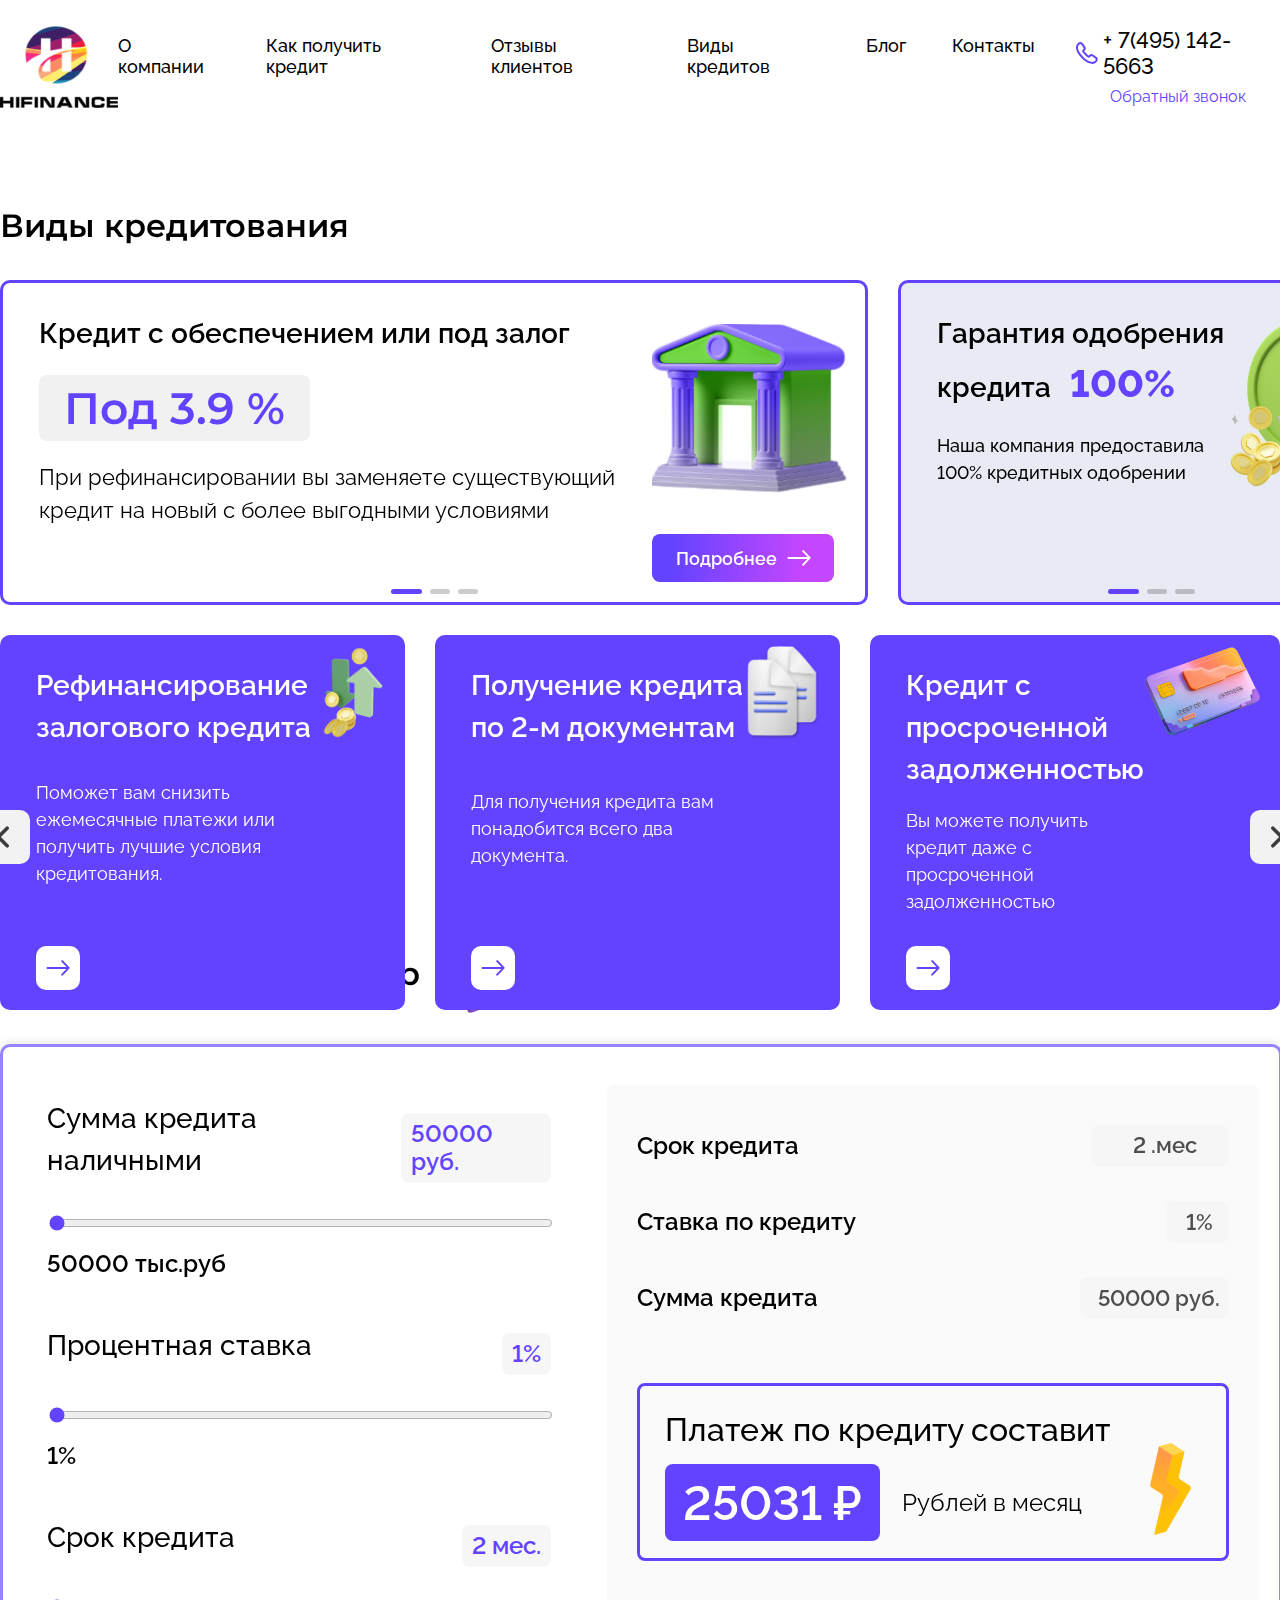
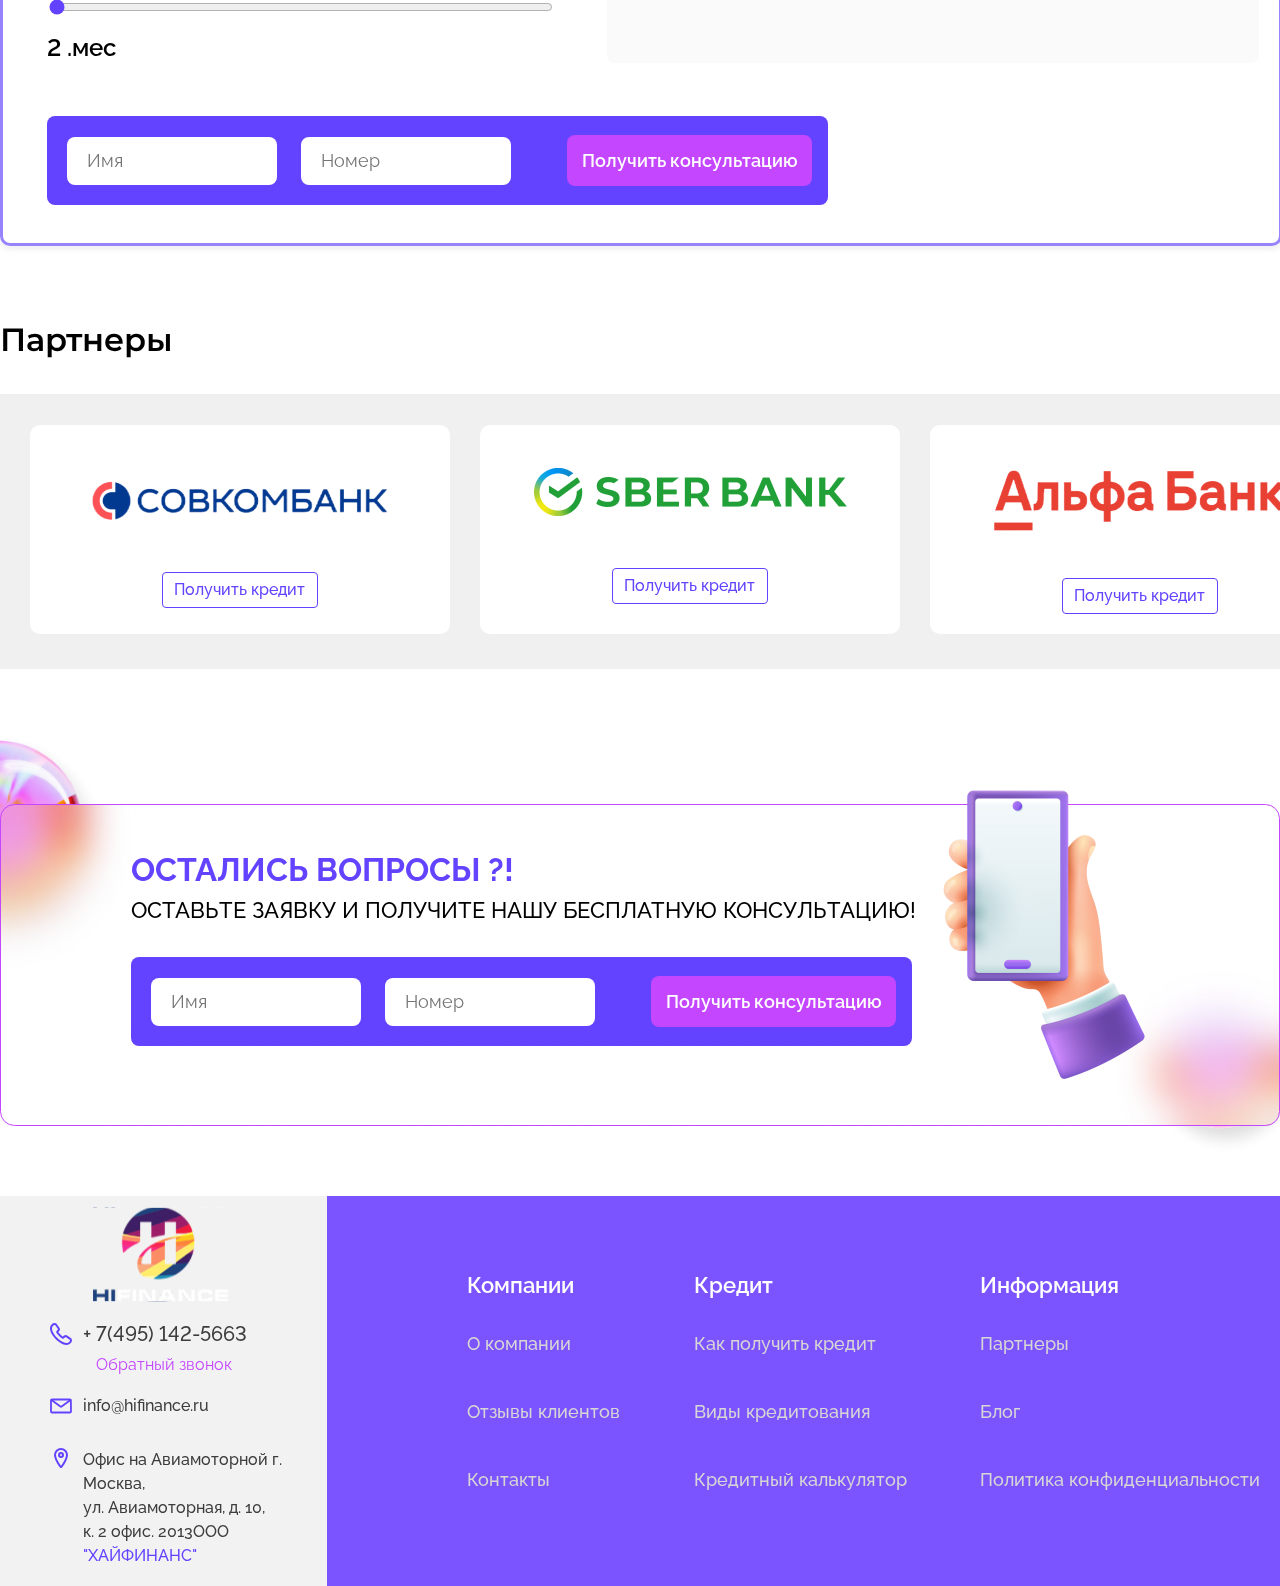
<file: type-credit.html>
<html lang="en">
  <head>
    <meta charset="UTF-8" />
    <meta name="viewport" content="width=device-width, initial-scale=1.0" />
    <link rel="stylesheet" href="slider.css" />
    <link rel="stylesheet" href="main.css" />
    <link rel="stylesheet" href="header.css" />
    <title>Main Page</title>
  </head>
  <body>
    <header>
      <div class="logo">
        <a href="/"><img class="img-logo" src="img/logo-2.png" alt="" />
            <img class="img-logo-mobile" src="img/logo 1.svg" alt=""></a>
      </div>

      <nav id="nav" class="nav">
        <div class="line"></div>
        <a href="/about-company.html">О компании</a>
        <div class="line"></div>
        <a onclick="headerHiddenBlockShow()" href="#">Как получить кредит</a>

        <div class="line"></div>
        <a href="/reviews.html">Отзывы клиентов</a>
        <div class="line"></div>
        <a href="/type-credit.html">Виды кредитов</a>
        <div class="line"></div>
        <a href="/blog.html">Блог</a>
        <div class="line"></div>
        <a href="/contacts.html">Контакты</a>
        <div class="line"></div>

        <div class="mail-block">
          <svg
            width="22"
            height="16"
            viewBox="0 0 22 16"
            fill="none"
            xmlns="http://www.w3.org/2000/svg"
          >
            <path
              d="M1 13.5V2.5C1 1.94772 1.44772 1.5 2 1.5H19.8537C20.4013 1.5 20.847 1.94032 20.8537 2.48782L20.9877 13.4878C20.9945 14.0448 20.5448 14.5 19.9877 14.5H2C1.44772 14.5 1 14.0523 1 13.5Z"
              stroke="#6343FF"
              stroke-width="1.8"
            />
            <path
              d="M1.5 2L10.4068 8.56291C10.7596 8.82283 11.2404 8.82283 11.5932 8.56291L20.5 2"
              stroke="#6343FF"
              stroke-width="1.8"
              stroke-linecap="round"
            />
          </svg>
          <a href="#">info@hifinance.ru</a>
        </div>
        <div class="address-block">
          <svg
            width="20"
            height="20"
            viewBox="0 0 20 20"
            fill="none"
            xmlns="http://www.w3.org/2000/svg"
          >
            <path
              d="M10 1C6.6875 1 4 3.65643 4 6.92818C4 10.6928 8 16.6586 9.46875 18.7192C9.52972 18.8062 9.60962 18.877 9.70195 18.9258C9.79428 18.9746 9.8964 19 10 19C10.1036 19 10.2057 18.9746 10.2981 18.9258C10.3904 18.877 10.4703 18.8062 10.5313 18.7192C12 16.6595 16 10.6958 16 6.92818C16 3.65643 13.3125 1 10 1Z"
              stroke="#6343FF"
              stroke-width="2"
              stroke-linecap="round"
              stroke-linejoin="round"
            />
            <path
              d="M10 9C11.1046 9 12 8.10457 12 7C12 5.89543 11.1046 5 10 5C8.89543 5 8 5.89543 8 7C8 8.10457 8.89543 9 10 9Z"
              stroke="#6343FF"
              stroke-width="2"
              stroke-linecap="round"
              stroke-linejoin="round"
            />
          </svg>
          <a href="#"
            >Офис на Авиамоторной г. Москва, <br />
            ул. Авиамоторная, д. 10, <br />
            к. 2 офис. 2013ООО <span>"ХАЙФИНАНС"</span></a
          >
        </div>
      </nav>

      <div class="burger-icon" onclick="navShow()">
        <img src="img/burger_icon.svg" alt="" />
      </div>

      <div class="phone-block">
        <div class="phone">
          <svg
            width="22"
            height="22"
            viewBox="0 0 22 22"
            fill="none"
            xmlns="http://www.w3.org/2000/svg"
          >
            <path
              d="M20.97 17.33C20.97 17.69 20.89 18.06 20.72 18.42C20.55 18.78 20.33 19.12 20.04 19.44C19.55 19.98 19.01 20.37 18.4 20.62C17.8 20.87 17.15 21 16.45 21C15.43 21 14.34 20.76 13.19 20.27C12.04 19.78 10.89 19.12 9.75 18.29C8.58811 17.4401 7.49169 16.5041 6.47 15.49C5.45877 14.472 4.5261 13.3789 3.68 12.22C2.86 11.08 2.2 9.94 1.72 8.81C1.24 7.67 1 6.58 1 5.54C1 4.86 1.12 4.21 1.36 3.61C1.6 3 1.98 2.44 2.51 1.94C3.15 1.31 3.85 1 4.59 1C4.87 1 5.15 1.06 5.4 1.18C5.66 1.3 5.89 1.48 6.07 1.74L8.39 5.01C8.57 5.26 8.7 5.49 8.79 5.71C8.88 5.92 8.93 6.13 8.93 6.32C8.93 6.56 8.86 6.8 8.72 7.03C8.59 7.26 8.4 7.5 8.16 7.74L7.4 8.53C7.29 8.64 7.24 8.77 7.24 8.93C7.24 9.01 7.25 9.08 7.27 9.16C7.3 9.24 7.33 9.3 7.35 9.36C7.53 9.69 7.84 10.12 8.28 10.64C8.73 11.16 9.21 11.69 9.73 12.22C10.27 12.75 10.79 13.24 11.32 13.69C11.84 14.13 12.27 14.43 12.61 14.61C12.66 14.63 12.72 14.66 12.79 14.69C12.87 14.72 12.95 14.73 13.04 14.73C13.21 14.73 13.34 14.67 13.45 14.56L14.21 13.81C14.46 13.56 14.7 13.37 14.93 13.25C15.16 13.11 15.39 13.04 15.64 13.04C15.83 13.04 16.03 13.08 16.25 13.17C16.47 13.26 16.7 13.39 16.95 13.56L20.26 15.91C20.52 16.09 20.7 16.3 20.81 16.55C20.91 16.8 20.97 17.05 20.97 17.33Z"
              stroke="#6343FF"
              stroke-width="2"
              stroke-miterlimit="10"
            />
          </svg>
          <a href="#">+ 7(495) 142-5663</a>
        </div>

        <p>Обратный звонок</p>
      </div>
    </header>

    <section class="types-lending page-type-credit-types-lending">
               
        <h2>Виды кредитования</h2>

        <div class="top-wrapper">

              <div class="block-1">

                <div class="swiper swiper-initialized swiper-horizontal swiper-backface-hidden"> 
                    <!-- Additional required wrapper -->
                    <div class="swiper-wrapper" id="swiper-wrapper-e417116c682e8f42" aria-live="polite">
                      <!-- Slides -->
                      <div class="swiper-slide swiper-slide-active" role="group" aria-label="1 / 3" data-swiper-slide-index="0" style="width: 862px;">
                        <div class="content-wrapper"> <!--SLIDE SLIDE SLIDE SLIDE SLIDE SLIDE SLIDE SLIDE SLIDE SLIDE SLIDE-->

                            <div class="left-content"> 
                                <p class="title">Кредит с обеспечением или под залог </p>
                                <p class="percent">Под 3.9 %</p>
                                <p class="txt-info">При рефинансировании вы заменяете существующий кредит на новый с более выгодными условиями</p>
                            </div>
            
                            <div class="right-content">
                                <img src="img/img-bank.png" alt="">
                                <a href="#">
                                    <div class="button">
                                        <div>
                                            <p>Подробнее</p>
                                            <svg width="24" height="16" viewBox="0 0 24 16" fill="none" xmlns="http://www.w3.org/2000/svg">
                                                <path d="M16.2161 1.17114L22.6363 7.92114L16.2161 14.6711M1.48242 7.92114H22.4565" stroke="white" stroke-width="2" stroke-miterlimit="10" stroke-linecap="round" stroke-linejoin="round"></path>
                                            </svg>                                    
                                        </div>
                                    </div>
                                </a>
                            </div>
                        </div> <!--SLIDE SLIDE SLIDE SLIDE SLIDE SLIDE SLIDE SLIDE SLIDE SLIDE SLIDE-->
                      </div>
                      <div class="swiper-slide swiper-slide-next" role="group" aria-label="2 / 3" data-swiper-slide-index="1" style="width: 862px;">
                        <div class="content-wrapper"> <!--SLIDE SLIDE SLIDE SLIDE SLIDE SLIDE SLIDE SLIDE SLIDE SLIDE SLIDE-->

                            <div class="left-content"> 
                                <p class="title"><font style="vertical-align: inherit;"><font style="vertical-align: inherit;">Кредит с обеспечением или под залог</font></font></p>
                                <p class="percent"><font style="vertical-align: inherit;"><font style="vertical-align: inherit;">Под 3.9 %</font></font></p>
                                <p class="txt-info"><font style="vertical-align: inherit;"><font style="vertical-align: inherit;">При рефинансировании вы заменяете существующий кредит на новый с более выгодными условиями</font></font></p>
                            </div>
            
                            <div class="right-content">
                                <img src="img/img-bank.png" alt="">
                                <a href="#">
                                    <div class="button">
                                        <div>
                                            <p><font style="vertical-align: inherit;"><font style="vertical-align: inherit;">Подробнее</font></font></p>
                                            <svg width="24" height="16" viewBox="0 0 24 16" fill="none" xmlns="http://www.w3.org/2000/svg">
                                                <path d="M16.2161 1.17114L22.6363 7.92114L16.2161 14.6711M1.48242 7.92114H22.4565" stroke="white" stroke-width="2" stroke-miterlimit="10" stroke-linecap="round" stroke-linejoin="round"></path>
                                            </svg>                                    
                                        </div>
                                    </div>
                                </a>
                            </div>
                        </div> <!--SLIDE SLIDE SLIDE SLIDE SLIDE SLIDE SLIDE SLIDE SLIDE SLIDE SLIDE-->
                      </div>
                      <div class="swiper-slide" role="group" aria-label="3 / 3" data-swiper-slide-index="2" style="width: 862px;">
                        <div class="content-wrapper"> <!--SLIDE SLIDE SLIDE SLIDE SLIDE SLIDE SLIDE SLIDE SLIDE SLIDE SLIDE-->

                            <div class="left-content"> 
                                <p class="title"><font style="vertical-align: inherit;"><font style="vertical-align: inherit;">Кредит с обеспечением или под залог</font></font></p>
                                <p class="percent"><font style="vertical-align: inherit;"><font style="vertical-align: inherit;">Под 3.9 %</font></font></p>
                                <p class="txt-info"><font style="vertical-align: inherit;"><font style="vertical-align: inherit;">При рефинансировании вы заменяете существующий кредит на новый с более выгодными условиями</font></font></p>
                            </div>
            
                            <div class="right-content">
                                <img src="img/img-bank.png" alt="">
                                <a href="#">
                                    <div class="button">
                                        <div>
                                            <p><font style="vertical-align: inherit;"><font style="vertical-align: inherit;">Подробнее</font></font></p>
                                            <svg width="24" height="16" viewBox="0 0 24 16" fill="none" xmlns="http://www.w3.org/2000/svg">
                                                <path d="M16.2161 1.17114L22.6363 7.92114L16.2161 14.6711M1.48242 7.92114H22.4565" stroke="white" stroke-width="2" stroke-miterlimit="10" stroke-linecap="round" stroke-linejoin="round"></path>
                                            </svg>                                    
                                        </div>
                                    </div>
                                </a>
                            </div>
                        </div> <!--SLIDE SLIDE SLIDE SLIDE SLIDE SLIDE SLIDE SLIDE SLIDE SLIDE SLIDE-->
                      </div>
                      
                    </div>
                    <!-- If we need pagination -->
                    <div class="swiper-pagination swiper-pagination-bullets swiper-pagination-horizontal"><span class="swiper-pagination-bullet swiper-pagination-bullet-active" aria-current="true"></span><span class="swiper-pagination-bullet"></span><span class="swiper-pagination-bullet"></span></div>
                  
                    <!-- If we need navigation buttons -->
                    <div class="swiper-button-prev" style="display: none;" tabindex="0" role="button" aria-label="Предыдущий слайд" aria-controls="swiper-wrapper-63d52846a59ade25"></div>
                    <div class="swiper-button-next" style="display: none;" tabindex="0" role="button" aria-label="Следующий слайд" aria-controls="swiper-wrapper-63d52846a59ade25"></div>
                  
                    <!-- If we need scrollbar 
                    <div class="swiper-scrollbar"></div>-->
                  <span class="swiper-notification" aria-live="assertive" aria-atomic="true"></span></div>
                
              </div>

              <div class="block-2">

                <div class="swiper swiper-initialized swiper-horizontal swiper-backface-hidden">
                    <!-- Additional required wrapper -->
                    <div class="swiper-wrapper" id="swiper-wrapper-1ec4e3096e54934d" aria-live="polite">
                      <!-- Slides -->
                      <div class="swiper-slide swiper-slide-active" role="group" aria-label="1 / 3" data-swiper-slide-index="0" style="width: 500px;">
                        <div class="content-wrapper">  <!--SLIDE SLIDE SLIDE SLIDE SLIDE SLIDE SLIDE SLIDE SLIDE SLIDE SLIDE-->
                            <div class="left-content">
                            <p class="title">Гарантия одобрения кредита<span> 100%</span></p>
                            <p class="txt-info">Наша компания предоставила 100% кредитных одобрении</p>
                            </div>
            
                            <div>
                                <img src="img/check.png" alt="">
                            </div>
                        </div> <!--SLIDE SLIDE SLIDE SLIDE SLIDE SLIDE SLIDE SLIDE SLIDE SLIDE SLIDE-->
                      </div>
                      <div class="swiper-slide swiper-slide-next" role="group" aria-label="2 / 3" data-swiper-slide-index="1" style="width: 500px;">
                        <div class="content-wrapper">  <!--SLIDE SLIDE SLIDE SLIDE SLIDE SLIDE SLIDE SLIDE SLIDE SLIDE SLIDE-->
                            <div class="left-content">
                            <p class="title"><font style="vertical-align: inherit;"><font style="vertical-align: inherit;">Гарантия одобрения кредита</font></font><span><font style="vertical-align: inherit;"><font style="vertical-align: inherit;"> 100%</font></font></span></p>
                            <p class="txt-info"><font style="vertical-align: inherit;"><font style="vertical-align: inherit;">Наша компания предоставила 100% кредитных одобрении</font></font></p>
                            </div>
            
                            <div>
                                <img src="img/check.png" alt="">
                            </div>
                        </div> <!--SLIDE SLIDE SLIDE SLIDE SLIDE SLIDE SLIDE SLIDE SLIDE SLIDE SLIDE-->
                      </div>
                      <div class="swiper-slide" role="group" aria-label="3 / 3" data-swiper-slide-index="2" style="width: 500px;">
                        <div class="content-wrapper">  <!--SLIDE SLIDE SLIDE SLIDE SLIDE SLIDE SLIDE SLIDE SLIDE SLIDE SLIDE-->
                            <div class="left-content">
                            <p class="title"><font style="vertical-align: inherit;"><font style="vertical-align: inherit;">Гарантия одобрения кредита</font></font><span><font style="vertical-align: inherit;"><font style="vertical-align: inherit;"> 100%</font></font></span></p>
                            <p class="txt-info"><font style="vertical-align: inherit;"><font style="vertical-align: inherit;">Наша компания предоставила 100% кредитных одобрении</font></font></p>
                            </div>
            
                            <div>
                                <img src="img/check.png" alt="">
                            </div>
                        </div> <!--SLIDE SLIDE SLIDE SLIDE SLIDE SLIDE SLIDE SLIDE SLIDE SLIDE SLIDE-->
                      </div>
                     
                    </div>
                    <!-- If we need pagination -->
                    <div class="swiper-pagination swiper-pagination-bullets swiper-pagination-horizontal"><span class="swiper-pagination-bullet swiper-pagination-bullet-active" aria-current="true"></span><span class="swiper-pagination-bullet"></span><span class="swiper-pagination-bullet"></span></div>
                  
                    <!-- If we need navigation buttons -->
                    <div class="swiper-button-prev" style="display: none;" tabindex="0" role="button" aria-label="Предыдущий слайд" aria-controls="swiper-wrapper-63d52846a59ade25"></div>
                    <div class="swiper-button-next" style="display: none;" tabindex="0" role="button" aria-label="Следующий слайд" aria-controls="swiper-wrapper-63d52846a59ade25"></div>
                  
                    <!-- If we need scrollbar 
                    <div class="swiper-scrollbar"></div>-->
                  <span class="swiper-notification" aria-live="assertive" aria-atomic="true"></span></div>

               <!-- <div style="display: flex;"> 

                <div class="left-content">
                <p class="title">Гарантия одобрения кредита<span> 100%</span></p>
                <p class="txt-info">Наша компания предоставила 100% кредитных одобрении</p>
                </div>

                <div>
                    <img src="img/check.png" alt="">
                </div>

                </div> -->


                </div>

            </div>

        

            <div class="slider-wrapper">

                <div class="swiper">
                    <!-- Additional required wrapper -->
                    <div class="swiper-wrapper">
                      <!-- Slides -->
                      <div class="swiper-slide">
        
                        <div class="slider">  <!--SLIDE SLIDE SLIDE SLIDE SLIDE SLIDE SLIDE SLIDE SLIDE SLIDE SLIDE SLIDE-->
                            <div id="slide-1" class="slide">
                
                               <div class="left-content">
                                <p class="title">Рефинансирование залогового кредита</p>
                                <p class="txt-info">Поможет вам снизить ежемесячные платежи или получить лучшие условия кредитования.</p> 
                                <svg class="arrow" width="24" height="16" viewBox="0 0 24 16" fill="none" xmlns="http://www.w3.org/2000/svg">
                                    <path d="M16.2161 1.17114L22.6363 7.92114L16.2161 14.6711M1.48242 7.92114H22.4565" stroke="#6343FF" stroke-width="2" stroke-miterlimit="10" stroke-linecap="round" stroke-linejoin="round"/>
                                </svg>        
                               </div>    
                
                               <img src="img/cost-and-benefit.png" alt="">
                
                            </div>
                            <div id="slide-2" class="slide">
                
                                <div class="left-content">
                                    <p class="title">Получение кредита по 2-м документам</p>
                                    <p class="txt-info">Для получения кредита вам понадобится всего два документа.</p>        
                                    <svg class="arrow" width="24" height="16" viewBox="0 0 24 16" fill="none" xmlns="http://www.w3.org/2000/svg">
                                        <path d="M16.2161 1.17114L22.6363 7.92114L16.2161 14.6711M1.48242 7.92114H22.4565" stroke="#6343FF" stroke-width="2" stroke-miterlimit="10" stroke-linecap="round" stroke-linejoin="round"/>
                                    </svg> 
                                   </div>  
                    
                                   <img src="img/files.png" alt="">
                
                            </div>
                            <div id="slide-3" class="slide">  
                
                                <div class="left-content">
                                    <p class="title">Кредит с просроченной задолженностью</p>
                                    <p class="txt-info">Вы можете получить кредит даже с просроченной задолженностью</p>      
                                    <svg class="arrow" width="24" height="16" viewBox="0 0 24 16" fill="none" xmlns="http://www.w3.org/2000/svg">
                                        <path d="M16.2161 1.17114L22.6363 7.92114L16.2161 14.6711M1.48242 7.92114H22.4565" stroke="#6343FF" stroke-width="2" stroke-miterlimit="10" stroke-linecap="round" stroke-linejoin="round"/>
                                    </svg> 
                                   </div>     
                    
                                   <img src="img/Summer-1.png" alt="">
                
                            </div>
                      </div> <!--SLIDE SLIDE SLIDE SLIDE SLIDE SLIDE SLIDE SLIDE SLIDE SLIDE SLIDE SLIDE-->
        
                      </div>
                      <div class="swiper-slide">
                        <div class="slider">  <!--SLIDE SLIDE SLIDE SLIDE SLIDE SLIDE SLIDE SLIDE SLIDE SLIDE SLIDE SLIDE-->
                            <div id="slide-1" class="slide">
                
                               <div class="left-content">
                                <p class="title">Рефинансирование залогового кредита</p>
                                <p class="txt-info">Поможет вам снизить ежемесячные платежи или получить лучшие условия кредитования.</p> 
                                <svg class="arrow" width="24" height="16" viewBox="0 0 24 16" fill="none" xmlns="http://www.w3.org/2000/svg">
                                    <path d="M16.2161 1.17114L22.6363 7.92114L16.2161 14.6711M1.48242 7.92114H22.4565" stroke="#6343FF" stroke-width="2" stroke-miterlimit="10" stroke-linecap="round" stroke-linejoin="round"/>
                                </svg>        
                               </div>    
                
                               <img src="img/cost-and-benefit.png" alt="">
                
                            </div>
                            <div id="slide-2" class="slide">
                
                                <div class="left-content">
                                    <p class="title">Получение кредита по 2-м документам</p>
                                    <p class="txt-info">Для получения кредита вам понадобится всего два документа.</p>        
                                    <svg class="arrow" width="24" height="16" viewBox="0 0 24 16" fill="none" xmlns="http://www.w3.org/2000/svg">
                                        <path d="M16.2161 1.17114L22.6363 7.92114L16.2161 14.6711M1.48242 7.92114H22.4565" stroke="#6343FF" stroke-width="2" stroke-miterlimit="10" stroke-linecap="round" stroke-linejoin="round"/>
                                    </svg> 
                                   </div>  
                    
                                   <img src="img/files.png" alt="">
                
                            </div>
                            <div id="slide-3" class="slide">  
                
                                <div class="left-content">
                                    <p class="title">Кредит с просроченной задолженностью</p>
                                    <p class="txt-info">Вы можете получить кредит даже с просроченной задолженностью</p>      
                                    <svg class="arrow" width="24" height="16" viewBox="0 0 24 16" fill="none" xmlns="http://www.w3.org/2000/svg">
                                        <path d="M16.2161 1.17114L22.6363 7.92114L16.2161 14.6711M1.48242 7.92114H22.4565" stroke="#6343FF" stroke-width="2" stroke-miterlimit="10" stroke-linecap="round" stroke-linejoin="round"/>
                                    </svg> 
                                   </div>     
                    
                                   <img src="img/Summer-1.png" alt="">
                
                            </div>
                      </div> <!--SLIDE SLIDE SLIDE SLIDE SLIDE SLIDE SLIDE SLIDE SLIDE SLIDE SLIDE SLIDE-->
                      </div>
                      <div class="swiper-slide">
                        <div class="slider">  <!--SLIDE SLIDE SLIDE SLIDE SLIDE SLIDE SLIDE SLIDE SLIDE SLIDE SLIDE SLIDE-->
                            <div id="slide-1" class="slide">
                
                               <div class="left-content">
                                <p class="title">Рефинансирование залогового кредита</p>
                                <p class="txt-info">Поможет вам снизить ежемесячные платежи или получить лучшие условия кредитования.</p> 
                                <svg class="arrow" width="24" height="16" viewBox="0 0 24 16" fill="none" xmlns="http://www.w3.org/2000/svg">
                                    <path d="M16.2161 1.17114L22.6363 7.92114L16.2161 14.6711M1.48242 7.92114H22.4565" stroke="#6343FF" stroke-width="2" stroke-miterlimit="10" stroke-linecap="round" stroke-linejoin="round"/>
                                </svg>        
                               </div>    
                
                               <img src="img/cost-and-benefit.png" alt="">
                
                            </div>
                            <div id="slide-2" class="slide">
                
                                <div class="left-content">
                                    <p class="title">Получение кредита по 2-м документам</p>
                                    <p class="txt-info">Для получения кредита вам понадобится всего два документа.</p>        
                                    <svg class="arrow" width="24" height="16" viewBox="0 0 24 16" fill="none" xmlns="http://www.w3.org/2000/svg">
                                        <path d="M16.2161 1.17114L22.6363 7.92114L16.2161 14.6711M1.48242 7.92114H22.4565" stroke="#6343FF" stroke-width="2" stroke-miterlimit="10" stroke-linecap="round" stroke-linejoin="round"/>
                                    </svg> 
                                   </div>  
                    
                                   <img src="img/files.png" alt="">
                
                            </div>
                            <div id="slide-3" class="slide">  
                
                                <div class="left-content">
                                    <p class="title">Кредит с просроченной задолженностью</p>
                                    <p class="txt-info">Вы можете получить кредит даже с просроченной задолженностью</p>      
                                    <svg class="arrow" width="24" height="16" viewBox="0 0 24 16" fill="none" xmlns="http://www.w3.org/2000/svg">
                                        <path d="M16.2161 1.17114L22.6363 7.92114L16.2161 14.6711M1.48242 7.92114H22.4565" stroke="#6343FF" stroke-width="2" stroke-miterlimit="10" stroke-linecap="round" stroke-linejoin="round"/>
                                    </svg> 
                                   </div>     
                    
                                   <img src="img/Summer-1.png" alt="">
                
                            </div>
                      </div> <!--SLIDE SLIDE SLIDE SLIDE SLIDE SLIDE SLIDE SLIDE SLIDE SLIDE SLIDE SLIDE-->
                      </div>
                      
                    </div>
                    <!-- If we need pagination -->
                    <div class="swiper-pagination" style="display: none;"></div>
                  
                    <!-- If we need navigation buttons -->
                   <!-- <svg class="swiper-button-prev" width="13" height="22" viewBox="0 0 13 22" fill="none" xmlns="http://www.w3.org/2000/svg">
                        <path d="M11.1335 19.7785L2.37986 11L11.1335 2.22144" stroke="#3D3D3D" stroke-width="3.61369" stroke-linecap="round" stroke-linejoin="round"/>
                    </svg>
                    <svg class="swiper-button-next" width="13" height="22" viewBox="0 0 13 22" fill="none" xmlns="http://www.w3.org/2000/svg">
                        <path d="M11.1335 19.7785L2.37986 11L11.1335 2.22144" stroke="#3D3D3D" stroke-width="3.61369" stroke-linecap="round" stroke-linejoin="round"/>
                    </svg> -->
                  
                    <!-- If we need scrollbar 
                    <div class="swiper-scrollbar"></div>-->
                  </div>
        
                  <div class="wrapper-botton-arrow-slider">
        
                    <svg class="swiper-button-prev" width="13" height="22" viewBox="0 0 13 22" fill="none" xmlns="http://www.w3.org/2000/svg">
                        <path d="M11.1335 19.7785L2.37986 11L11.1335 2.22144" stroke="#3D3D3D" stroke-width="3.61369" stroke-linecap="round" stroke-linejoin="round"/>
                    </svg>
                    <svg class="swiper-button-next" width="13" height="22" viewBox="0 0 13 22" fill="none" xmlns="http://www.w3.org/2000/svg">
                        <path d="M11.1335 19.7785L2.37986 11L11.1335 2.22144" stroke="#3D3D3D" stroke-width="3.61369" stroke-linecap="round" stroke-linejoin="round"/>
                    </svg>
        
                  </div>
        
                </div>
        

    </section>

    <section class="calc">
         
      <p class="title-section">Кредитный калькулятор
          <img src="img/calc.png" alt="">
      </p>

      <div class="wrapper-content">
      <div class="content">
          <div class="left-content">
          <form class="form" action="">
              <div id="row-1" class="row">
                  <p id="title-input-1" class="p1">Сумма кредита наличными
                      <span id="value2-1" class="value">50000 руб.</span>
                  </p>
                  <input id="input-range-1" type="range" min="50000" max="10000000"  step="1000" value="50000">
                  <p class="value" id="value-1">50000 тыс.руб</p>
              </div>

              <div id="row-2" class="row">
                  <p id="title-input-2" class="p1">Процентная ставка
                      <span id="value2-2" class="value">1%</span>
                  </p>
                  <input id="input-range-2" type="range" min="1" max="60"  step="1" value="1">
                  <p class="value" id="value-2">1%</p>
              </div>

              <div id="row-3" class="row">
                  <p id="title-input-3" class="p1">Срок кредита
                      <span id="value2-3" class="value">2 мес.</span>
                  </p>
                  <input id="input-range-3" type="range" min="2" max="240" step="1" value="2">
                  <p class="value" id="value-3">2 .мес</p>
              </div>   
          </form>
          </div>

          <div class="right-content">

              <div class="row">
                  <p class="p2">Срок кредита</p>
                  <p class="value" id="value-static-1">2 .мес</p>
              </div>
              <div class="row">
                  <p class="p2">Ставка по кредиту</p>
                  <p class="value" id="value-static-2">1%</p>
              </div>
              <div class="row">
                  <p class="p2">Сумма кредита</p>
                  <p class="value" id="value-static-3">50000 руб.</p>   
              </div>

              <div class="block-result-calc">
              <div class="content-wrapper">
                  <p class="p3">Платеж по кредиту составит</p>
                  <p id="result-calc" class="result">0 руб. </p>
                  <p class="p4">Рублей в месяц</p>
              </div>
              <img src="img/lightning.png" alt="">
              </div>

          </div>
          
      </div>

      <div class="form-2">
        <input type="text" placeholder="Имя">
        <input type="number" placeholder="Номер">
        <button>Получить консультацию</button>
    </div>

    </div>


  </section>

    <section class="partners">

        <p class="title-section">Партнеры</p>

        <div class="row-partners">

            <div class="block-partner">
                <img src="img/sovkombank.png" alt="">
                <a href="#">
                    <div class="button">Получить кредит</div>
                </a>
            </div>

            <div class="block-partner">
                <img src="img/sberbank.png" alt="">
                <a href="#">
                    <div class="button">Получить кредит</div>
                </a>
            </div>

            <div class="block-partner">
                <img src="img/alpha-bank.png" alt="">
                <a href="#">
                    <div class="button">Получить кредит</div>
                </a>
            </div>

            <div class="block-partner">
                <img src="img/vtb.png" alt="">
                <a href="#">
                    <div class="button">Получить кредит</div>
                </a>
            </div>

            <div class="block-partner">
                <img src="img/sovkombank.png" alt="">
                <a href="#">
                    <div class="button">Получить кредит</div>
                </a>
            </div>

       </div>

    </section>

    <div class="still-questions-wrapper">

        <div class="decor-blll-wrapper">
        <img class="decor-ball" src="img/decor-ball-2.png" alt="">
        <img class="decor-ball-2" src="img/decor-ball-3.png" alt="">
        <img class="decor-ball-mobile" src="img/decor-ball-2.png" alt="">
        <img class="decor-ball-2-mobile" src="img/decor-ball-3.png" alt="">
        </div>
      
      <section class="still-questions type-ipotec-credit-still-questions">
      
        <div class="content">
            <div>
             <p class="title-form"><span>ОСТАЛИСЬ ВОПРОСЫ ?!</span> <br>
                Оставьте заявку и получите нашу бесплатную консультацию!</p>
      
                <form class="form">
                    <input type="text" placeholder="Имя">
                    <input type="number" placeholder="Номер">
                    <button>Получить консультацию</button>
                </form>
            </div>
      
                <img src="img/phone-and-hand.png" alt="">
            
        </div>
      
      </section>
      </div> 


    <div class="footer-block-contacts-mobile">
        <div class="wrapper-content">
          <a href="/"><img class="logo" src="img/logo-2.png" alt="" /></a>

          <div class="phone-block">
            <div class="phone">
              <svg
                width="22"
                height="22"
                viewBox="0 0 22 22"
                fill="none"
                xmlns="http://www.w3.org/2000/svg"
              >
                <path
                  d="M20.97 17.33C20.97 17.69 20.89 18.06 20.72 18.42C20.55 18.78 20.33 19.12 20.04 19.44C19.55 19.98 19.01 20.37 18.4 20.62C17.8 20.87 17.15 21 16.45 21C15.43 21 14.34 20.76 13.19 20.27C12.04 19.78 10.89 19.12 9.75 18.29C8.58811 17.4401 7.49169 16.5041 6.47 15.49C5.45877 14.472 4.5261 13.3789 3.68 12.22C2.86 11.08 2.2 9.94 1.72 8.81C1.24 7.67 1 6.58 1 5.54C1 4.86 1.12 4.21 1.36 3.61C1.6 3 1.98 2.44 2.51 1.94C3.15 1.31 3.85 1 4.59 1C4.87 1 5.15 1.06 5.4 1.18C5.66 1.3 5.89 1.48 6.07 1.74L8.39 5.01C8.57 5.26 8.7 5.49 8.79 5.71C8.88 5.92 8.93 6.13 8.93 6.32C8.93 6.56 8.86 6.8 8.72 7.03C8.59 7.26 8.4 7.5 8.16 7.74L7.4 8.53C7.29 8.64 7.24 8.77 7.24 8.93C7.24 9.01 7.25 9.08 7.27 9.16C7.3 9.24 7.33 9.3 7.35 9.36C7.53 9.69 7.84 10.12 8.28 10.64C8.73 11.16 9.21 11.69 9.73 12.22C10.27 12.75 10.79 13.24 11.32 13.69C11.84 14.13 12.27 14.43 12.61 14.61C12.66 14.63 12.72 14.66 12.79 14.69C12.87 14.72 12.95 14.73 13.04 14.73C13.21 14.73 13.34 14.67 13.45 14.56L14.21 13.81C14.46 13.56 14.7 13.37 14.93 13.25C15.16 13.11 15.39 13.04 15.64 13.04C15.83 13.04 16.03 13.08 16.25 13.17C16.47 13.26 16.7 13.39 16.95 13.56L20.26 15.91C20.52 16.09 20.7 16.3 20.81 16.55C20.91 16.8 20.97 17.05 20.97 17.33Z"
                  stroke="#6343ff"
                  stroke-width="2"
                  stroke-miterlimit="10"
                />
              </svg>

              <a href="#">+ 7(495) 142-5663</a>
            </div>
            <p>Обратный звонок</p>
          </div>
          <div class="mail-block">
            <svg
              width="22"
              height="16"
              viewBox="0 0 22 16"
              fill="none"
              xmlns="http://www.w3.org/2000/svg"
            >
              <path
                d="M1 13.5V2.5C1 1.94772 1.44772 1.5 2 1.5H19.8537C20.4013 1.5 20.847 1.94032 20.8537 2.48782L20.9877 13.4878C20.9945 14.0448 20.5448 14.5 19.9877 14.5H2C1.44772 14.5 1 14.0523 1 13.5Z"
                stroke="#6343FF"
                stroke-width="1.8"
              />
              <path
                d="M1.5 2L10.4068 8.56291C10.7596 8.82283 11.2404 8.82283 11.5932 8.56291L20.5 2"
                stroke="#6343FF"
                stroke-width="1.8"
                stroke-linecap="round"
              />
            </svg>
            <a href="#">info@hifinance.ru</a>
          </div>
          <div class="address-block">
            <svg
              width="20"
              height="20"
              viewBox="0 0 20 20"
              fill="none"
              xmlns="http://www.w3.org/2000/svg"
            >
              <path
                d="M10 1C6.6875 1 4 3.65643 4 6.92818C4 10.6928 8 16.6586 9.46875 18.7192C9.52972 18.8062 9.60962 18.877 9.70195 18.9258C9.79428 18.9746 9.8964 19 10 19C10.1036 19 10.2057 18.9746 10.2981 18.9258C10.3904 18.877 10.4703 18.8062 10.5313 18.7192C12 16.6595 16 10.6958 16 6.92818C16 3.65643 13.3125 1 10 1Z"
                stroke="#6343FF"
                stroke-width="2"
                stroke-linecap="round"
                stroke-linejoin="round"
              />
              <path
                d="M10 9C11.1046 9 12 8.10457 12 7C12 5.89543 11.1046 5 10 5C8.89543 5 8 5.89543 8 7C8 8.10457 8.89543 9 10 9Z"
                stroke="#6343FF"
                stroke-width="2"
                stroke-linecap="round"
                stroke-linejoin="round"
              />
            </svg>
            <a href="#"
              >Офис на Авиамоторной г. Москва, <br />
              ул. Авиамоторная, д. 10, <br />
              к. 2 офис. 2013ООО <span>"ХАЙФИНАНС"</span></a
            >
          </div>
        </div>
        </div>
    <footer class="footer">
      <div class="content">
        <div class="white-block">
          <img class="logo" src="img/logo 1.svg" alt="" />

          <div class="phone-block">
            <div class="phone">
              <svg
                width="22"
                height="22"
                viewBox="0 0 22 22"
                fill="none"
                xmlns="http://www.w3.org/2000/svg"
              >
                <path
                  d="M20.97 17.33C20.97 17.69 20.89 18.06 20.72 18.42C20.55 18.78 20.33 19.12 20.04 19.44C19.55 19.98 19.01 20.37 18.4 20.62C17.8 20.87 17.15 21 16.45 21C15.43 21 14.34 20.76 13.19 20.27C12.04 19.78 10.89 19.12 9.75 18.29C8.58811 17.4401 7.49169 16.5041 6.47 15.49C5.45877 14.472 4.5261 13.3789 3.68 12.22C2.86 11.08 2.2 9.94 1.72 8.81C1.24 7.67 1 6.58 1 5.54C1 4.86 1.12 4.21 1.36 3.61C1.6 3 1.98 2.44 2.51 1.94C3.15 1.31 3.85 1 4.59 1C4.87 1 5.15 1.06 5.4 1.18C5.66 1.3 5.89 1.48 6.07 1.74L8.39 5.01C8.57 5.26 8.7 5.49 8.79 5.71C8.88 5.92 8.93 6.13 8.93 6.32C8.93 6.56 8.86 6.8 8.72 7.03C8.59 7.26 8.4 7.5 8.16 7.74L7.4 8.53C7.29 8.64 7.24 8.77 7.24 8.93C7.24 9.01 7.25 9.08 7.27 9.16C7.3 9.24 7.33 9.3 7.35 9.36C7.53 9.69 7.84 10.12 8.28 10.64C8.73 11.16 9.21 11.69 9.73 12.22C10.27 12.75 10.79 13.24 11.32 13.69C11.84 14.13 12.27 14.43 12.61 14.61C12.66 14.63 12.72 14.66 12.79 14.69C12.87 14.72 12.95 14.73 13.04 14.73C13.21 14.73 13.34 14.67 13.45 14.56L14.21 13.81C14.46 13.56 14.7 13.37 14.93 13.25C15.16 13.11 15.39 13.04 15.64 13.04C15.83 13.04 16.03 13.08 16.25 13.17C16.47 13.26 16.7 13.39 16.95 13.56L20.26 15.91C20.52 16.09 20.7 16.3 20.81 16.55C20.91 16.8 20.97 17.05 20.97 17.33Z"
                  stroke="#6343ff"
                  stroke-width="2"
                  stroke-miterlimit="10"
                />
              </svg>

              <a href="#">+ 7(495) 142-5663</a>
            </div>
            <p>Обратный звонок</p>
          </div>
          <div class="mail-block">
            <svg
              width="22"
              height="16"
              viewBox="0 0 22 16"
              fill="none"
              xmlns="http://www.w3.org/2000/svg"
            >
              <path
                d="M1 13.5V2.5C1 1.94772 1.44772 1.5 2 1.5H19.8537C20.4013 1.5 20.847 1.94032 20.8537 2.48782L20.9877 13.4878C20.9945 14.0448 20.5448 14.5 19.9877 14.5H2C1.44772 14.5 1 14.0523 1 13.5Z"
                stroke="#6343FF"
                stroke-width="1.8"
              />
              <path
                d="M1.5 2L10.4068 8.56291C10.7596 8.82283 11.2404 8.82283 11.5932 8.56291L20.5 2"
                stroke="#6343FF"
                stroke-width="1.8"
                stroke-linecap="round"
              />
            </svg>
            <a href="#">info@hifinance.ru</a>
          </div>
          <div class="address-block">
            <svg
              width="20"
              height="20"
              viewBox="0 0 20 20"
              fill="none"
              xmlns="http://www.w3.org/2000/svg"
            >
              <path
                d="M10 1C6.6875 1 4 3.65643 4 6.92818C4 10.6928 8 16.6586 9.46875 18.7192C9.52972 18.8062 9.60962 18.877 9.70195 18.9258C9.79428 18.9746 9.8964 19 10 19C10.1036 19 10.2057 18.9746 10.2981 18.9258C10.3904 18.877 10.4703 18.8062 10.5313 18.7192C12 16.6595 16 10.6958 16 6.92818C16 3.65643 13.3125 1 10 1Z"
                stroke="#6343FF"
                stroke-width="2"
                stroke-linecap="round"
                stroke-linejoin="round"
              />
              <path
                d="M10 9C11.1046 9 12 8.10457 12 7C12 5.89543 11.1046 5 10 5C8.89543 5 8 5.89543 8 7C8 8.10457 8.89543 9 10 9Z"
                stroke="#6343FF"
                stroke-width="2"
                stroke-linecap="round"
                stroke-linejoin="round"
              />
            </svg>
            <a href="#"
              >Офис на Авиамоторной г. Москва, <br />
              ул. Авиамоторная, д. 10, <br />
              к. 2 офис. 2013ООО <span>"ХАЙФИНАНС"</span></a
            >
          </div>
        </div>

        <div class="block-nav">
          <div onclick="col1NavShow()" class="col-1">
            <div class="line"></div>
            <p id="footer__title-col-1">
              Компании
              <svg
                id="arrow-icon-1"
                width="16"
                height="8"
                viewBox="0 0 16 8"
                fill="none"
                xmlns="http://www.w3.org/2000/svg"
              >
                <path
                  d="M15 1L9.23737 6.5118C8.55682 7.16273 7.44318 7.16273 6.76263 6.5118L1 1"
                  stroke="white"
                  stroke-width="2"
                  stroke-miterlimit="10"
                  stroke-linecap="round"
                  stroke-linejoin="round"
                />
              </svg>
            </p>
            <div class="line"></div>
            <div id="footer__col-nav-1" class="footer__col-nav-1">
              <div class="line"></div>
              <a href="/about-company.html">О компании</a>
            <div class="line"></div>
            <a href="/reviews.html">Отзывы клиентов</a>
            <div class="line"></div>
            <a href="/contacts.html">Контакты</a>
            <div class="line"></div>
            </div>
          </div>

          <div onclick="col2NavShow()" class="col-2">
            <div class="line"></div>
            <p id="footer__title-col-2">Кредит
                <svg id="arrow-icon-2" width="16" height="8" viewBox="0 0 16 8" fill="none" xmlns="http://www.w3.org/2000/svg">
                    <path d="M15 1L9.23737 6.5118C8.55682 7.16273 7.44318 7.16273 6.76263 6.5118L1 1" stroke="white" stroke-width="2" stroke-miterlimit="10" stroke-linecap="round" stroke-linejoin="round"/>
                </svg>
            </p>
            <div class="line"></div>
            <div id="footer__col-nav-2" class="footer__col-nav-2">
            <a href="/how-use-credit.html">Как получить кредит</a>
            <div class="line"></div>
            <a href="/type-credit.html">Виды кредитования</a>
            <div class="line"></div>
            <a href="/">Кредитный калькулятор</a>
            <div class="line"></div>
            </div>
          </div>

          <div onclick="col3NavShow()" class="col-3">
            <div class="line"></div>
            <p id="footer__title-col-3">Информация
                <svg id="arrow-icon-3" width="16" height="8" viewBox="0 0 16 8" fill="none" xmlns="http://www.w3.org/2000/svg">
                    <path d="M15 1L9.23737 6.5118C8.55682 7.16273 7.44318 7.16273 6.76263 6.5118L1 1" stroke="white" stroke-width="2" stroke-miterlimit="10" stroke-linecap="round" stroke-linejoin="round"/>
                </svg>
            </p>
            <div class="line"></div>
            <div id="footer__col-nav-3" class="footer__col-nav-3">
            <a href="#">Партнеры</a>
            <div class="line"></div>
            <a href="/blog.html">Блог</a>
            <div class="line"></div>
            <a href="/privacy-policy.html">Политика конфиденциальности</a>
              <div class="line"></div>
            </div>
          </div>
        </div>

        <div class="footer__block-contacts">
          <div class="phone-block">
            <div class="phone">
              <svg
                width="22"
                height="22"
                viewBox="0 0 22 22"
                fill="none"
                xmlns="http://www.w3.org/2000/svg"
              >
                <path
                  d="M20.97 17.33C20.97 17.69 20.89 18.06 20.72 18.42C20.55 18.78 20.33 19.12 20.04 19.44C19.55 19.98 19.01 20.37 18.4 20.62C17.8 20.87 17.15 21 16.45 21C15.43 21 14.34 20.76 13.19 20.27C12.04 19.78 10.89 19.12 9.75 18.29C8.58811 17.4401 7.49169 16.5041 6.47 15.49C5.45877 14.472 4.5261 13.3789 3.68 12.22C2.86 11.08 2.2 9.94 1.72 8.81C1.24 7.67 1 6.58 1 5.54C1 4.86 1.12 4.21 1.36 3.61C1.6 3 1.98 2.44 2.51 1.94C3.15 1.31 3.85 1 4.59 1C4.87 1 5.15 1.06 5.4 1.18C5.66 1.3 5.89 1.48 6.07 1.74L8.39 5.01C8.57 5.26 8.7 5.49 8.79 5.71C8.88 5.92 8.93 6.13 8.93 6.32C8.93 6.56 8.86 6.8 8.72 7.03C8.59 7.26 8.4 7.5 8.16 7.74L7.4 8.53C7.29 8.64 7.24 8.77 7.24 8.93C7.24 9.01 7.25 9.08 7.27 9.16C7.3 9.24 7.33 9.3 7.35 9.36C7.53 9.69 7.84 10.12 8.28 10.64C8.73 11.16 9.21 11.69 9.73 12.22C10.27 12.75 10.79 13.24 11.32 13.69C11.84 14.13 12.27 14.43 12.61 14.61C12.66 14.63 12.72 14.66 12.79 14.69C12.87 14.72 12.95 14.73 13.04 14.73C13.21 14.73 13.34 14.67 13.45 14.56L14.21 13.81C14.46 13.56 14.7 13.37 14.93 13.25C15.16 13.11 15.39 13.04 15.64 13.04C15.83 13.04 16.03 13.08 16.25 13.17C16.47 13.26 16.7 13.39 16.95 13.56L20.26 15.91C20.52 16.09 20.7 16.3 20.81 16.55C20.91 16.8 20.97 17.05 20.97 17.33Z"
                  stroke="#6343ff"
                  stroke-width="2"
                  stroke-miterlimit="10"
                />
              </svg>

              <a href="#">+ 7(495) 142-5663</a>
            </div>
          </div>
          <div class="mail-block">
            <svg
              width="22"
              height="16"
              viewBox="0 0 22 16"
              fill="none"
              xmlns="http://www.w3.org/2000/svg"
            >
              <path
                d="M1 13.5V2.5C1 1.94772 1.44772 1.5 2 1.5H19.8537C20.4013 1.5 20.847 1.94032 20.8537 2.48782L20.9877 13.4878C20.9945 14.0448 20.5448 14.5 19.9877 14.5H2C1.44772 14.5 1 14.0523 1 13.5Z"
                stroke="#6343FF"
                stroke-width="1.8"
              />
              <path
                d="M1.5 2L10.4068 8.56291C10.7596 8.82283 11.2404 8.82283 11.5932 8.56291L20.5 2"
                stroke="#6343FF"
                stroke-width="1.8"
                stroke-linecap="round"
              />
            </svg>
            <a href="#">info@hifinance.ru</a>
          </div>
          <div class="address-block">
            <svg
              width="20"
              height="20"
              viewBox="0 0 20 20"
              fill="none"
              xmlns="http://www.w3.org/2000/svg"
            >
              <path
                d="M10 1C6.6875 1 4 3.65643 4 6.92818C4 10.6928 8 16.6586 9.46875 18.7192C9.52972 18.8062 9.60962 18.877 9.70195 18.9258C9.79428 18.9746 9.8964 19 10 19C10.1036 19 10.2057 18.9746 10.2981 18.9258C10.3904 18.877 10.4703 18.8062 10.5313 18.7192C12 16.6595 16 10.6958 16 6.92818C16 3.65643 13.3125 1 10 1Z"
                stroke="#6343FF"
                stroke-width="2"
                stroke-linecap="round"
                stroke-linejoin="round"
              />
              <path
                d="M10 9C11.1046 9 12 8.10457 12 7C12 5.89543 11.1046 5 10 5C8.89543 5 8 5.89543 8 7C8 8.10457 8.89543 9 10 9Z"
                stroke="#6343FF"
                stroke-width="2"
                stroke-linecap="round"
                stroke-linejoin="round"
              />
            </svg>
            <a href="#"
              >Офис на Авиамоторной г. Москва, <br />
              ул. Авиамоторная, д. 10, <br />
              к. 2 офис. 2013ООО <span>"ХАЙФИНАНС"</span></a
            >
          </div>
        </div>
      </div>
    </footer>

    <script src="main.js"></script>
    <script src="slider.js"></script>
    <script src="calc.js"></script>
  </body>
</html>
</file>
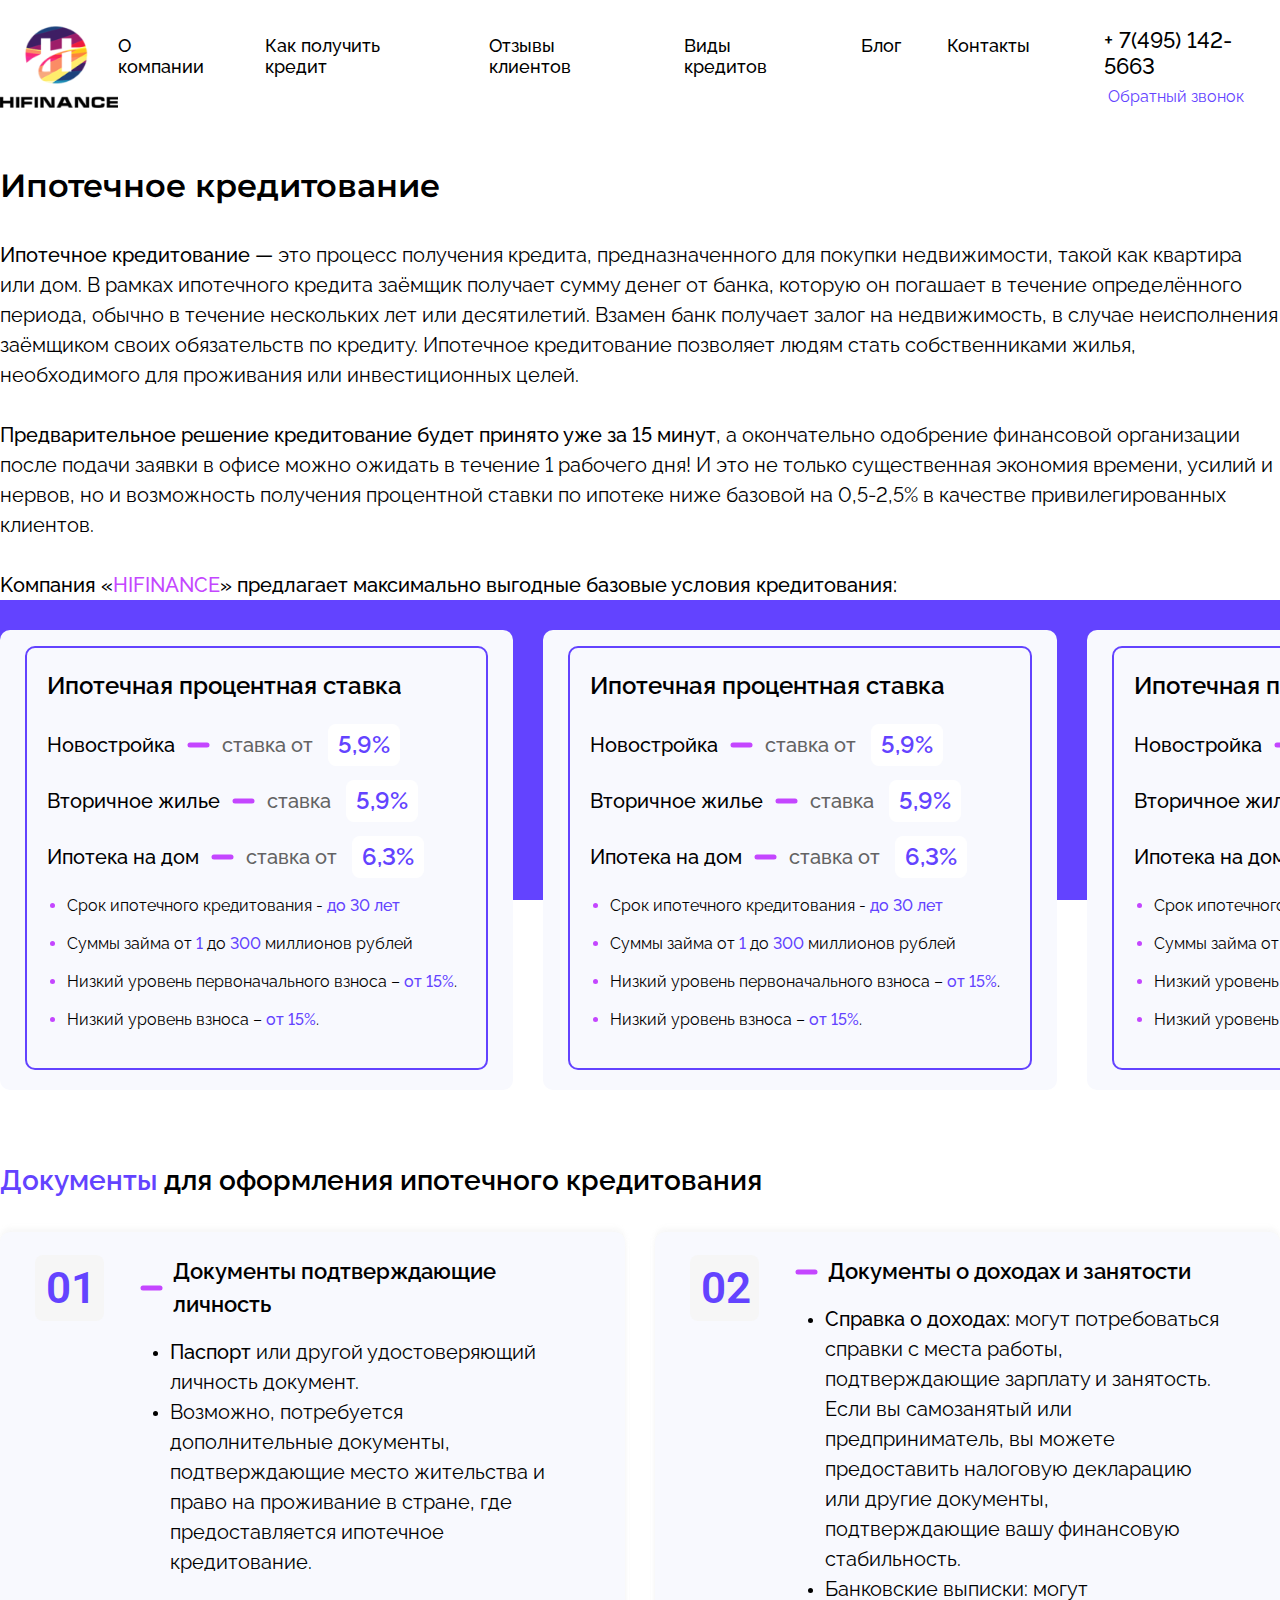
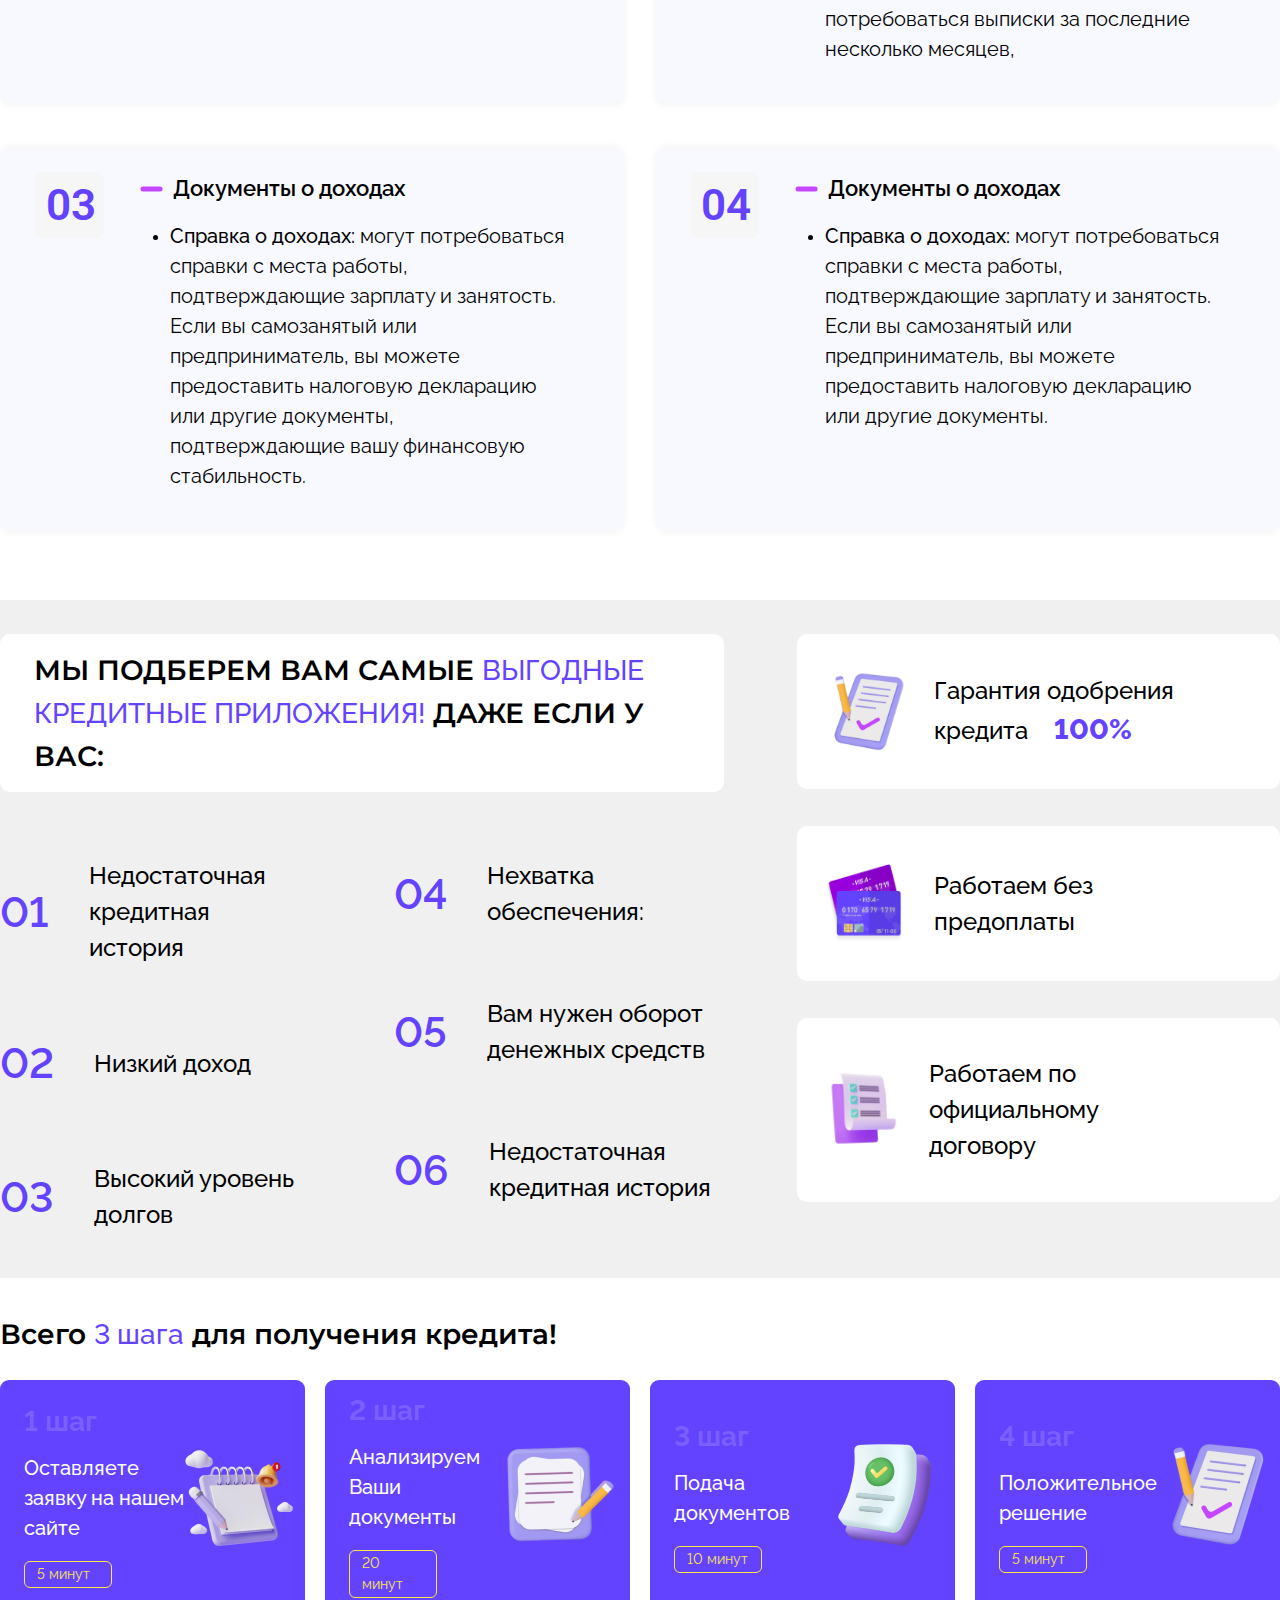
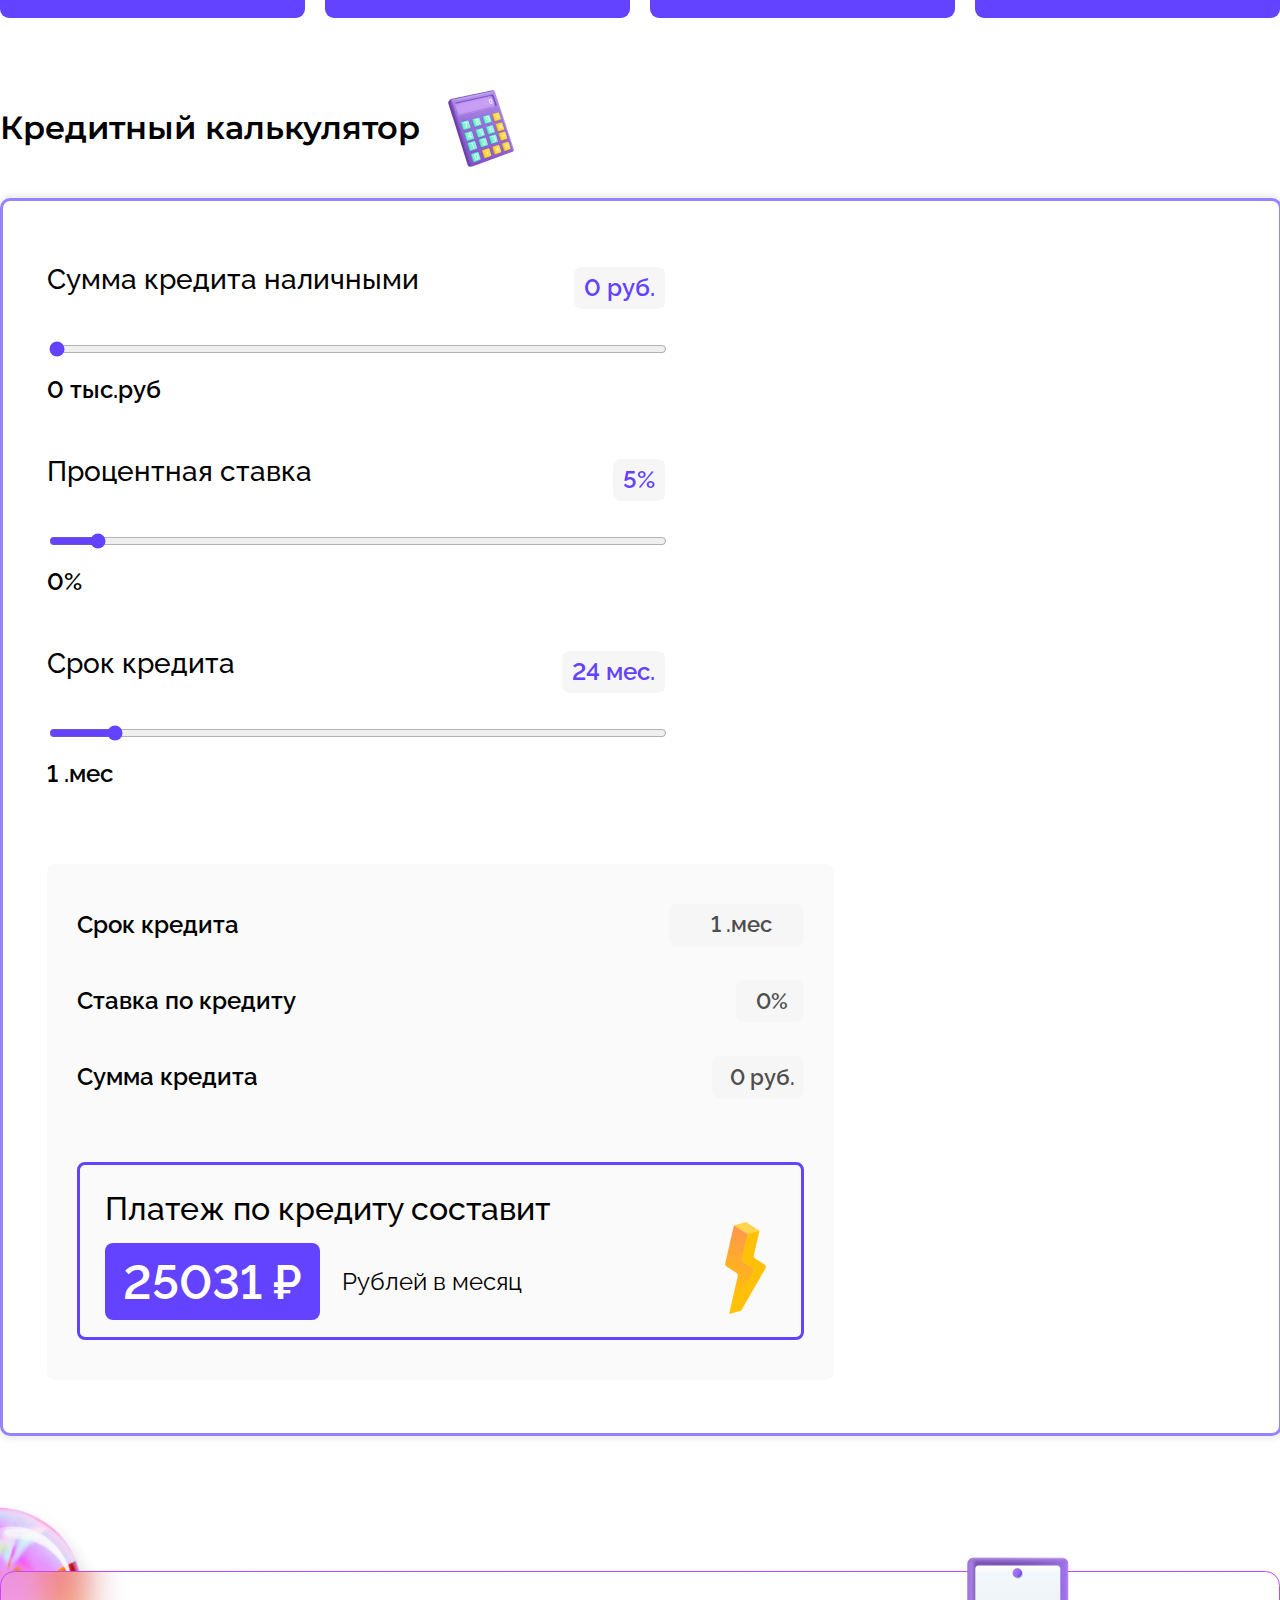
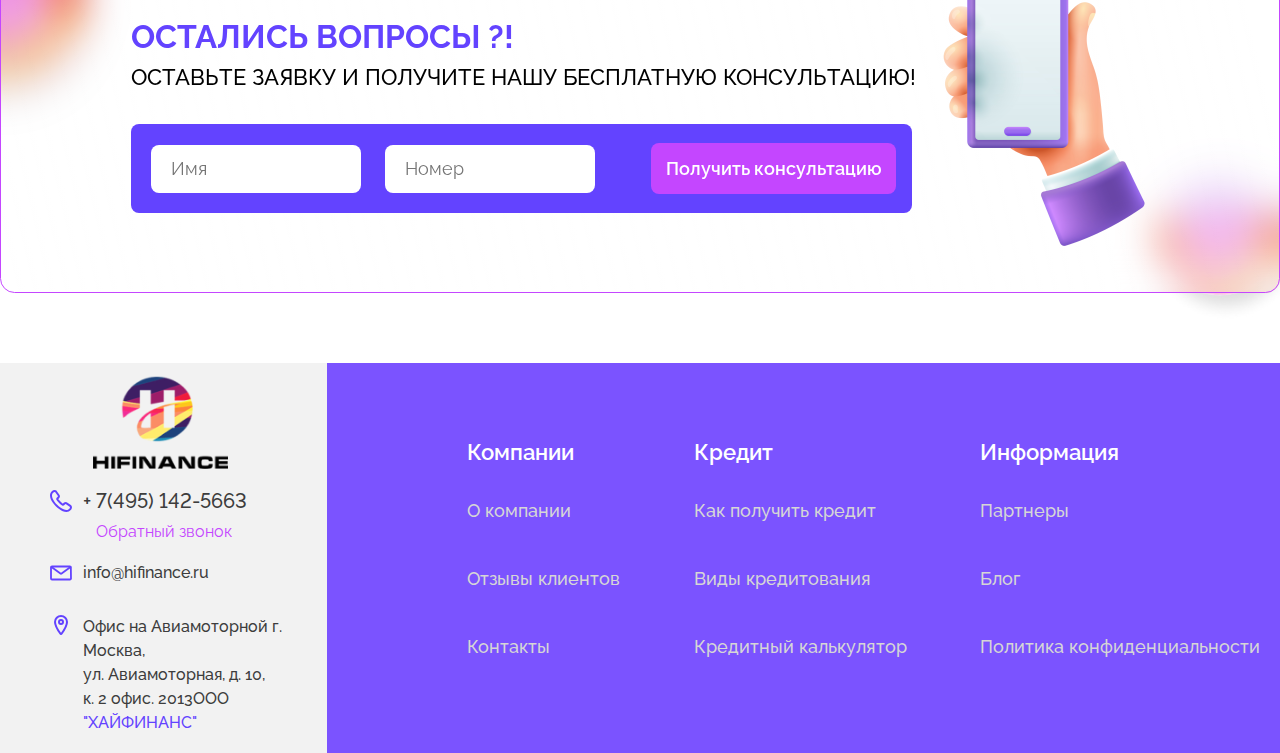
<file: type-ipotec-credit.html>
<html lang="en">
  <head>
    <meta charset="UTF-8" />
    <meta name="viewport" content="width=device-width, initial-scale=1.0" />
    <link rel="stylesheet" href="slider.css" />
    <link rel="stylesheet" href="main.css" />
    <link rel="stylesheet" href="header.css" />
    <title>Main Page</title>
  </head>
  <body>
    <header>
      <div class="logo">
        <a href="/"><img class="img-logo" src="img/logo-2.png" alt="" />
          <img class="img-logo-mobile" src="img/logo 1.svg" alt=""></a>
      </div>

      <nav id="nav" class="nav">
        <div class="line"></div>
        <a href="/about-company.html">О компании</a>
        <div class="line"></div>
        <a onclick="headerHiddenBlockShow()" href="#">Как получить кредит</a>

        <div class="line"></div>
        <a href="/reviews.html">Отзывы клиентов</a>
        <div class="line"></div>
        <a href="/type-credit.html">Виды кредитов</a>
        <div class="line"></div>
        <a href="/blog.html">Блог</a>
        <div class="line"></div>
        <a href="/contacts.html">Контакты</a>
        <div class="line"></div>

        <div class="mail-block">
          <svg
            width="22"
            height="16"
            viewBox="0 0 22 16"
            fill="none"
            xmlns="http://www.w3.org/2000/svg"
          >
            <path
              d="M1 13.5V2.5C1 1.94772 1.44772 1.5 2 1.5H19.8537C20.4013 1.5 20.847 1.94032 20.8537 2.48782L20.9877 13.4878C20.9945 14.0448 20.5448 14.5 19.9877 14.5H2C1.44772 14.5 1 14.0523 1 13.5Z"
              stroke="#6343FF"
              stroke-width="1.8"
            />
            <path
              d="M1.5 2L10.4068 8.56291C10.7596 8.82283 11.2404 8.82283 11.5932 8.56291L20.5 2"
              stroke="#6343FF"
              stroke-width="1.8"
              stroke-linecap="round"
            />
          </svg>
          <a href="#">info@hifinance.ru</a>
        </div>
        <div class="address-block">
          <svg
            width="20"
            height="20"
            viewBox="0 0 20 20"
            fill="none"
            xmlns="http://www.w3.org/2000/svg"
          >
            <path
              d="M10 1C6.6875 1 4 3.65643 4 6.92818C4 10.6928 8 16.6586 9.46875 18.7192C9.52972 18.8062 9.60962 18.877 9.70195 18.9258C9.79428 18.9746 9.8964 19 10 19C10.1036 19 10.2057 18.9746 10.2981 18.9258C10.3904 18.877 10.4703 18.8062 10.5313 18.7192C12 16.6595 16 10.6958 16 6.92818C16 3.65643 13.3125 1 10 1Z"
              stroke="#6343FF"
              stroke-width="2"
              stroke-linecap="round"
              stroke-linejoin="round"
            />
            <path
              d="M10 9C11.1046 9 12 8.10457 12 7C12 5.89543 11.1046 5 10 5C8.89543 5 8 5.89543 8 7C8 8.10457 8.89543 9 10 9Z"
              stroke="#6343FF"
              stroke-width="2"
              stroke-linecap="round"
              stroke-linejoin="round"
            />
          </svg>
          <a href="#"
            >Офис на Авиамоторной г. Москва, <br />
            ул. Авиамоторная, д. 10, <br />
            к. 2 офис. 2013ООО <span>"ХАЙФИНАНС"</span></a
          >
        </div>
      </nav>

      <div class="burger-icon" onclick="navShow()">
        <img src="img/burger_icon.svg" alt="" />
      </div>

      <div class="phone-block">
        <div class="phone">
          <img src="img/phone_icon.svg" alt="" />
          <a href="#">+ 7(495) 142-5663</a>
        </div>

        <p>Обратный звонок</p>
      </div>
    </header>


    <section class="ipotec-credit">

      <div class="wrapper-top-content">

        <p class="title-section">Ипотечное кредитование</p>
        <p class="p"> <span>Ипотечное кредитование —</span> это процесс получения кредита, предназначенного для покупки недвижимости, такой как квартира или дом. В рамках ипотечного кредита заёмщик получает сумму денег от банка, которую он погашает в течение определённого периода, обычно в течение нескольких лет или десятилетий. Взамен банк получает залог на недвижимость, в случае неисполнения заёмщиком своих обязательств по кредиту. Ипотечное кредитование позволяет людям стать собственниками жилья, необходимого для проживания или инвестиционных целей.</p>
        <p class="p"> <span>Предварительное решение  кредитование будет принято уже за 15 минут</span>, а окончательно одобрение финансовой организации после подачи заявки в офисе можно ожидать в течение 1 рабочего дня! И это не только существенная экономия времени, усилий и нервов, но и возможность получения процентной ставки по ипотеке ниже базовой на 0,5-2,5% в качестве привилегированных клиентов.
        </p>
        <p class="p last-p"><span> Kомпания  «<span class="span2">Hifinance</span>» предлагает максимально выгодные базовые условия кредитования:</span>
        </p>

      </div>

        <div class="wrapper-row">
        <div class="row">

          <div class="col">
            <div class="wrapper-content">
            <p class="p1">Ипотечная процентная ставка</p>
            <p class="p2">Новостройка <img src="img/line-1.svg" alt="">  <span>ставка от </span> <span class="span2">5,9%</span></p>
            <p class="p2">Вторичное жилье  <img src="img/line-1.svg" alt=""> <span> ставка </span> <span class="span2"> 5,9%</span></p>
            <p class="p2">Ипотека на дом  <img src="img/line-1.svg" alt=""> <span> ставка от </span> <span class="span2"> 6,3%</span></p>  
            <ul>
              <li>
                <p>Срок ипотечного кредитования -  <span>до 30 лет</span></p>
              </li>
              <li>
                <p>Суммы займа от <span>1</span> до <span>300</span> миллионов рублей </p>
              </li>
              <li>
                <p>Низкий уровень первоначального взноса – <span>от 15%</span>.</p>
              </li>
              <li>
                <p>Низкий уровень взноса – <span>от 15%</span>.</p>
              </li>
            </ul>
          </div>
          </div>

          <div class="col">
            <div class="wrapper-content">
            <p class="p1">Ипотечная процентная ставка</p>
            <p class="p2">Новостройка <img src="img/line-1.svg" alt="">  <span>ставка от </span> <span class="span2">5,9%</span></p>
            <p class="p2">Вторичное жилье  <img src="img/line-1.svg" alt=""> <span> ставка </span> <span class="span2"> 5,9%</span></p>
            <p class="p2">Ипотека на дом  <img src="img/line-1.svg" alt=""> <span> ставка от </span> <span class="span2"> 6,3%</span></p>  
            <ul>
              <li>
                <p>Срок ипотечного кредитования -  <span>до 30 лет</span></p>
              </li>
              <li>
                <p>Суммы займа от <span>1</span> до <span>300</span> миллионов рублей </p>
              </li>
              <li>
                <p>Низкий уровень первоначального взноса – <span>от 15%</span>.</p>
              </li>
              <li>
                <p>Низкий уровень взноса – <span>от 15%</span>.</p>
              </li>
            </ul>
          </div>
          </div>

          <div class="col">
            <div class="wrapper-content">
            <p class="p1">Ипотечная процентная ставка</p>
            <p class="p2">Новостройка <img src="img/line-1.svg" alt="">  <span>ставка от </span> <span class="span2">5,9%</span></p>
            <p class="p2">Вторичное жилье  <img src="img/line-1.svg" alt=""> <span> ставка </span> <span class="span2"> 5,9%</span></p>
            <p class="p2">Ипотека на дом  <img src="img/line-1.svg" alt=""> <span> ставка от </span> <span class="span2"> 6,3%</span></p>  
            <ul>
              <li>
                <p>Срок ипотечного кредитования -  <span>до 30 лет</span></p>
              </li>
              <li>
                <p>Суммы займа от <span>1</span> до <span>300</span> миллионов рублей </p>
              </li>
              <li>
                <p>Низкий уровень первоначального взноса – <span>от 15%</span>.</p>
              </li>
              <li>
                <p>Низкий уровень взноса – <span>от 15%</span>.</p>
              </li>
            </ul>
          </div>
          </div>
        </div>

        </div>

        <div class="violet-row"> 

        </div>

    </section>

    <section class="documents-credit">

      <p class="subtitle-section"><span>Документы</span> для оформления ипотечного кредитования </p>

      <div class="row">

        <div class="block">
          <p class="num">01</p>
          <div class="right-content">
            <p class="title"><img src="img/line-1.svg" alt="">Документы подтверждающие личность</p>
            <ul>
              <li><p> <span>Паспорт</span> или другой удостоверяющий личность документ.</p></li>
              <li><p>Возможно, потребуется дополнительные документы, подтверждающие место жительства и право на проживание в стране, где предоставляется ипотечное кредитование.</p></li>
            </ul>
          </div>
        </div>

        <div class="block">
          <p class="num">02</p>
          <div class="right-content">
            <p class="title"><img src="img/line-1.svg" alt="">Документы о доходах и занятости</p>
            <ul>
              <li><p><span>Справка о доходах:</span> могут потребоваться справки с места работы, подтверждающие зарплату и занятость. Если вы самозанятый или предприниматель, вы можете предоставить налоговую декларацию или другие документы, подтверждающие вашу финансовую стабильность.</p></li>
              <li><p>Банковские выписки: могут потребоваться выписки за последние несколько месяцев, </p></li>
            </ul>
          </div>
        </div>

      </div>

      <div class="row">

        <div class="block">
          <p class="num">03</p>
          <div class="right-content">
            <p class="title"><img src="img/line-1.svg" alt="">Документы о доходах </p>
            <ul>
              <li><p><span>Справка о доходах:</span> могут потребоваться справки с места работы, подтверждающие зарплату и занятость. Если вы самозанятый или предприниматель, вы можете предоставить налоговую декларацию или другие документы, подтверждающие вашу финансовую стабильность.</p></li>
            </ul>
          </div>
        </div>

        <div class="block">
          <p class="num">04</p>
          <div class="right-content">
            <p class="title"><img src="img/line-1.svg" alt="">Документы о доходах </p>
            <ul>
              <li><p><span>Справка о доходах:</span> могут потребоваться справки с места работы, подтверждающие зарплату и занятость. Если вы самозанятый или предприниматель, вы можете предоставить налоговую декларацию или другие документы.</p></li>
            </ul>
          </div>
        </div>
      </div>

    </section>


    <section class="options-section">

      <div class="block-grey">
          <div class="content-wrapper">
              <div class="left-content">
          <p class="title">Мы подберем вам самые <span>выгодные кредитные приложения!</span> Даже если у вас:</p>
          <div class="wrapper-puncts">
          <div class="col-1">
              <div class="punct">
                 <p class="num">01</p>
                 <p class="p1">Недостаточная кредитная история</p>
              </div>
              <div id="punct-medium" class="punct">
                  <p class="num">02</p>
                  <p class="p1">Низкий доход</p>
              </div>
              <div class="punct">
                  <p class="num">03</p>
                  <p class="p1">Высокий уровень долгов</p>
              </div>
          </div>
          <div class="col-2">
              <div class="punct">
                  <p class="num">04</p>
                  <p class="p1">Нехватка обеспечения:</p>
              </div>
              <div id="punct-medium" class="punct">
                  <p class="num">05</p>
                  <p class="p1">Вам нужен оборот денежных средств</p>
              </div>
              <div class="punct">
                  <p class="num">06</p>
                  <p class="p1">Недостаточная кредитная история</p>
              </div>
          </div>
      </div>
      </div>

      <div class="right-content"> 
            <div class="punct">
                 <img src="img/check-list.png" alt="">
                 <p>Гарантия одобрения кредита <span>100%</span></p>
            </div>
            <div id="punct-medium" class="punct">
              <img src="img/cards.png" alt="">
              <p>Работаем без предоплаты</p>
            </div>
            <div class="punct">
              <img src="img/doc_pixian_ai 1.png" alt="">
              <p>Работаем по официальному договору</p>
            </div>
      </div>


      </div>
  </div>

      <div class="block-steps">
            <p class="title">Всего <span>3 шага</span> для получения кредита!</p>
            <div class="wrapper-steps">
            <div id="block-step-1" class="block-step">
              <div>
              <p class="p1">1 шаг</p>
              <p class="p2">Оставляете заявку на нашем сайте</p>
              <p class="p3">5 минут</p>
              </div>
              <img src="img/лист_pixian.png" alt="">
            </div>
            <div id="block-step-2" class="block-step">
              <div>
              <p class="p1">2 шаг</p>
              <p class="p2">Анализируем Ваши документы</p>
              <p class="p3">20 минут</p>
              </div>
              <img src="img/doc_pixian-2.png" alt="">
            </div>
            <div id="block-step-3" class="block-step">
              <div>
              <p class="p1">3 шаг</p>
              <p class="p2">Подача документов</p>
              <p class="p3">10 минут</p>
              </div>
              <img src="img/doc_pixian-3.png" alt="">
            </div>
            <div id="block-step-4" class="block-step">
              <div>
              <p class="p1">4 шаг</p>
              <p class="p2">Положительное решение</p>
              <p class="p3">5 минут</p>
              </div>
              <img src="img/check-list.png" alt="">
            </div>
      </div>
  </div>

  </section>

  <section class="calc">
         
    <p class="title-section">Кредитный калькулятор
        <img src="img/calc.png" alt="">
    </p>

    <div class="wrapper-content">

        <div class="left-content">
        <form class="form" action="">
            <div id="row-1" class="row">
                <p id="title-input-1" class="p1">Сумма кредита наличными
                    <span id="value2-1" class="value">0 руб.</span>
                </p>
                <input id="input-range-1" type="range" min="1000" max="10000000" value="1000" step="1000">
                <p class="value" id="value-1">0 тыс.руб</p>
            </div>

            <div id="row-2" class="row">
                <p id="title-input-2" class="p1">Процентная ставка
                    <span id="value2-2" class="value">5%</span>
                </p>
                <input id="input-range-2" type="range" min="1" max="60" value="5" step="1">
                <p class="value" id="value-2">0%</p>
            </div>

            <div id="row-3" class="row">
                <p id="title-input-3" class="p1">Срок кредита
                    <span id="value2-3" class="value">24 мес.</span>
                </p>
                <input id="input-range-3" type="range" min="1" max="240" value="24" step="1">
                <p class="value" id="value-3">1 .мес</p>
            </div>   
        </form>
        </div>

        <div class="right-content">

            <div class="row">
                <p class="p2">Срок кредита</p>
                <p class="value" id="value-static-1">1 .мес</p>
            </div>
            <div class="row">
                <p class="p2">Ставка по кредиту</p>
                <p class="value" id="value-static-2">0%</p>
            </div>
            <div class="row">
                <p class="p2">Сумма кредита</p>
                <p class="value" id="value-static-3">0 руб.</p>   
            </div>

            <div class="block-result-calc">
            <div class="content-wrapper">
                <p class="p3">Платеж по кредиту составит</p>
                <p id="result-calc" class="result">0 руб. </p>
                <p class="p4">Рублей в месяц</p>
            </div>
            <img src="img/lightning.png" alt="">
            </div>

        </div>
        
    </div>

</section>

<div class="still-questions-wrapper">

  <div class="decor-blll-wrapper">
  <img class="decor-ball" src="img/decor-ball-2.png" alt="">
  <img class="decor-ball-2" src="img/decor-ball-3.png" alt="">
  <img class="decor-ball-mobile" src="img/decor-ball-2.png" alt="">
  <img class="decor-ball-2-mobile" src="img/decor-ball-3.png" alt="">
  </div>

<section class="still-questions type-ipotec-credit-still-questions">

  <div class="content">
      <div>
       <p class="title-form"><span>ОСТАЛИСЬ ВОПРОСЫ ?!</span> <br>
          Оставьте заявку и получите нашу бесплатную консультацию!</p>

          <form class="form">
              <input type="text" placeholder="Имя">
              <input type="number" placeholder="Номер">
              <button>Получить консультацию</button>
          </form>
      </div>

          <img src="img/phone-and-hand.png" alt="">
      
  </div>

</section>
</div>

<div class="footer-block-contacts-mobile">
  <div class="wrapper-content">
    <img class="logo" src="img/logo-2.png" alt="" />

    <div class="phone-block">
      <div class="phone">
        <svg
          width="22"
          height="22"
          viewBox="0 0 22 22"
          fill="none"
          xmlns="http://www.w3.org/2000/svg"
        >
          <path
            d="M20.97 17.33C20.97 17.69 20.89 18.06 20.72 18.42C20.55 18.78 20.33 19.12 20.04 19.44C19.55 19.98 19.01 20.37 18.4 20.62C17.8 20.87 17.15 21 16.45 21C15.43 21 14.34 20.76 13.19 20.27C12.04 19.78 10.89 19.12 9.75 18.29C8.58811 17.4401 7.49169 16.5041 6.47 15.49C5.45877 14.472 4.5261 13.3789 3.68 12.22C2.86 11.08 2.2 9.94 1.72 8.81C1.24 7.67 1 6.58 1 5.54C1 4.86 1.12 4.21 1.36 3.61C1.6 3 1.98 2.44 2.51 1.94C3.15 1.31 3.85 1 4.59 1C4.87 1 5.15 1.06 5.4 1.18C5.66 1.3 5.89 1.48 6.07 1.74L8.39 5.01C8.57 5.26 8.7 5.49 8.79 5.71C8.88 5.92 8.93 6.13 8.93 6.32C8.93 6.56 8.86 6.8 8.72 7.03C8.59 7.26 8.4 7.5 8.16 7.74L7.4 8.53C7.29 8.64 7.24 8.77 7.24 8.93C7.24 9.01 7.25 9.08 7.27 9.16C7.3 9.24 7.33 9.3 7.35 9.36C7.53 9.69 7.84 10.12 8.28 10.64C8.73 11.16 9.21 11.69 9.73 12.22C10.27 12.75 10.79 13.24 11.32 13.69C11.84 14.13 12.27 14.43 12.61 14.61C12.66 14.63 12.72 14.66 12.79 14.69C12.87 14.72 12.95 14.73 13.04 14.73C13.21 14.73 13.34 14.67 13.45 14.56L14.21 13.81C14.46 13.56 14.7 13.37 14.93 13.25C15.16 13.11 15.39 13.04 15.64 13.04C15.83 13.04 16.03 13.08 16.25 13.17C16.47 13.26 16.7 13.39 16.95 13.56L20.26 15.91C20.52 16.09 20.7 16.3 20.81 16.55C20.91 16.8 20.97 17.05 20.97 17.33Z"
            stroke="#6343ff"
            stroke-width="2"
            stroke-miterlimit="10"
          />
        </svg>

        <a href="#">+ 7(495) 142-5663</a>
      </div>
      <p>Обратный звонок</p>
    </div>
    <div class="mail-block">
      <svg
        width="22"
        height="16"
        viewBox="0 0 22 16"
        fill="none"
        xmlns="http://www.w3.org/2000/svg"
      >
        <path
          d="M1 13.5V2.5C1 1.94772 1.44772 1.5 2 1.5H19.8537C20.4013 1.5 20.847 1.94032 20.8537 2.48782L20.9877 13.4878C20.9945 14.0448 20.5448 14.5 19.9877 14.5H2C1.44772 14.5 1 14.0523 1 13.5Z"
          stroke="#6343FF"
          stroke-width="1.8"
        />
        <path
          d="M1.5 2L10.4068 8.56291C10.7596 8.82283 11.2404 8.82283 11.5932 8.56291L20.5 2"
          stroke="#6343FF"
          stroke-width="1.8"
          stroke-linecap="round"
        />
      </svg>
      <a href="#">info@hifinance.ru</a>
    </div>
    <div class="address-block">
      <svg
        width="20"
        height="20"
        viewBox="0 0 20 20"
        fill="none"
        xmlns="http://www.w3.org/2000/svg"
      >
        <path
          d="M10 1C6.6875 1 4 3.65643 4 6.92818C4 10.6928 8 16.6586 9.46875 18.7192C9.52972 18.8062 9.60962 18.877 9.70195 18.9258C9.79428 18.9746 9.8964 19 10 19C10.1036 19 10.2057 18.9746 10.2981 18.9258C10.3904 18.877 10.4703 18.8062 10.5313 18.7192C12 16.6595 16 10.6958 16 6.92818C16 3.65643 13.3125 1 10 1Z"
          stroke="#6343FF"
          stroke-width="2"
          stroke-linecap="round"
          stroke-linejoin="round"
        />
        <path
          d="M10 9C11.1046 9 12 8.10457 12 7C12 5.89543 11.1046 5 10 5C8.89543 5 8 5.89543 8 7C8 8.10457 8.89543 9 10 9Z"
          stroke="#6343FF"
          stroke-width="2"
          stroke-linecap="round"
          stroke-linejoin="round"
        />
      </svg>
      <a href="#"
        >Офис на Авиамоторной г. Москва, <br />
        ул. Авиамоторная, д. 10, <br />
        к. 2 офис. 2013ООО <span>"ХАЙФИНАНС"</span></a
      >
    </div>
  </div>
  </div>
    

    <footer class="footer">
        <div class="content">
          <div class="white-block">
            <a href="/"><img class="logo" src="img/logo-2.png" alt="" /></a>
  
            <div class="phone-block">
              <div class="phone">
                <svg
                  width="22"
                  height="22"
                  viewBox="0 0 22 22"
                  fill="none"
                  xmlns="http://www.w3.org/2000/svg"
                >
                  <path
                    d="M20.97 17.33C20.97 17.69 20.89 18.06 20.72 18.42C20.55 18.78 20.33 19.12 20.04 19.44C19.55 19.98 19.01 20.37 18.4 20.62C17.8 20.87 17.15 21 16.45 21C15.43 21 14.34 20.76 13.19 20.27C12.04 19.78 10.89 19.12 9.75 18.29C8.58811 17.4401 7.49169 16.5041 6.47 15.49C5.45877 14.472 4.5261 13.3789 3.68 12.22C2.86 11.08 2.2 9.94 1.72 8.81C1.24 7.67 1 6.58 1 5.54C1 4.86 1.12 4.21 1.36 3.61C1.6 3 1.98 2.44 2.51 1.94C3.15 1.31 3.85 1 4.59 1C4.87 1 5.15 1.06 5.4 1.18C5.66 1.3 5.89 1.48 6.07 1.74L8.39 5.01C8.57 5.26 8.7 5.49 8.79 5.71C8.88 5.92 8.93 6.13 8.93 6.32C8.93 6.56 8.86 6.8 8.72 7.03C8.59 7.26 8.4 7.5 8.16 7.74L7.4 8.53C7.29 8.64 7.24 8.77 7.24 8.93C7.24 9.01 7.25 9.08 7.27 9.16C7.3 9.24 7.33 9.3 7.35 9.36C7.53 9.69 7.84 10.12 8.28 10.64C8.73 11.16 9.21 11.69 9.73 12.22C10.27 12.75 10.79 13.24 11.32 13.69C11.84 14.13 12.27 14.43 12.61 14.61C12.66 14.63 12.72 14.66 12.79 14.69C12.87 14.72 12.95 14.73 13.04 14.73C13.21 14.73 13.34 14.67 13.45 14.56L14.21 13.81C14.46 13.56 14.7 13.37 14.93 13.25C15.16 13.11 15.39 13.04 15.64 13.04C15.83 13.04 16.03 13.08 16.25 13.17C16.47 13.26 16.7 13.39 16.95 13.56L20.26 15.91C20.52 16.09 20.7 16.3 20.81 16.55C20.91 16.8 20.97 17.05 20.97 17.33Z"
                    stroke="#6343ff"
                    stroke-width="2"
                    stroke-miterlimit="10"
                  />
                </svg>
  
                <a href="#">+ 7(495) 142-5663</a>
              </div>
              <p>Обратный звонок</p>
            </div>
            <div class="mail-block">
              <svg
                width="22"
                height="16"
                viewBox="0 0 22 16"
                fill="none"
                xmlns="http://www.w3.org/2000/svg"
              >
                <path
                  d="M1 13.5V2.5C1 1.94772 1.44772 1.5 2 1.5H19.8537C20.4013 1.5 20.847 1.94032 20.8537 2.48782L20.9877 13.4878C20.9945 14.0448 20.5448 14.5 19.9877 14.5H2C1.44772 14.5 1 14.0523 1 13.5Z"
                  stroke="#6343FF"
                  stroke-width="1.8"
                />
                <path
                  d="M1.5 2L10.4068 8.56291C10.7596 8.82283 11.2404 8.82283 11.5932 8.56291L20.5 2"
                  stroke="#6343FF"
                  stroke-width="1.8"
                  stroke-linecap="round"
                />
              </svg>
              <a href="#">info@hifinance.ru</a>
            </div>
            <div class="address-block">
              <svg
                width="20"
                height="20"
                viewBox="0 0 20 20"
                fill="none"
                xmlns="http://www.w3.org/2000/svg"
              >
                <path
                  d="M10 1C6.6875 1 4 3.65643 4 6.92818C4 10.6928 8 16.6586 9.46875 18.7192C9.52972 18.8062 9.60962 18.877 9.70195 18.9258C9.79428 18.9746 9.8964 19 10 19C10.1036 19 10.2057 18.9746 10.2981 18.9258C10.3904 18.877 10.4703 18.8062 10.5313 18.7192C12 16.6595 16 10.6958 16 6.92818C16 3.65643 13.3125 1 10 1Z"
                  stroke="#6343FF"
                  stroke-width="2"
                  stroke-linecap="round"
                  stroke-linejoin="round"
                />
                <path
                  d="M10 9C11.1046 9 12 8.10457 12 7C12 5.89543 11.1046 5 10 5C8.89543 5 8 5.89543 8 7C8 8.10457 8.89543 9 10 9Z"
                  stroke="#6343FF"
                  stroke-width="2"
                  stroke-linecap="round"
                  stroke-linejoin="round"
                />
              </svg>
              <a href="#"
                >Офис на Авиамоторной г. Москва, <br />
                ул. Авиамоторная, д. 10, <br />
                к. 2 офис. 2013ООО <span>"ХАЙФИНАНС"</span></a
              >
            </div>
          </div>
  
          <div class="block-nav">
            <div onclick="col1NavShow()" class="col-1">
              <div class="line"></div>
              <p id="footer__title-col-1">
                Компании
                <svg
                  id="arrow-icon-1"
                  width="16"
                  height="8"
                  viewBox="0 0 16 8"
                  fill="none"
                  xmlns="http://www.w3.org/2000/svg"
                >
                  <path
                    d="M15 1L9.23737 6.5118C8.55682 7.16273 7.44318 7.16273 6.76263 6.5118L1 1"
                    stroke="white"
                    stroke-width="2"
                    stroke-miterlimit="10"
                    stroke-linecap="round"
                    stroke-linejoin="round"
                  />
                </svg>
              </p>
              <div class="line"></div>
              <div id="footer__col-nav-1" class="footer__col-nav-1">
                <div class="line"></div>
                <a href="/about-company.html">О компании</a>
            <div class="line"></div>
            <a href="/reviews.html">Отзывы клиентов</a>
            <div class="line"></div>
            <a href="/contacts.html">Контакты</a>
            <div class="line"></div>
            </div>
          </div>

          <div onclick="col2NavShow()" class="col-2">
            <div class="line"></div>
            <p id="footer__title-col-2">Кредит
                <svg id="arrow-icon-2" width="16" height="8" viewBox="0 0 16 8" fill="none" xmlns="http://www.w3.org/2000/svg">
                    <path d="M15 1L9.23737 6.5118C8.55682 7.16273 7.44318 7.16273 6.76263 6.5118L1 1" stroke="white" stroke-width="2" stroke-miterlimit="10" stroke-linecap="round" stroke-linejoin="round"/>
                </svg>
            </p>
            <div class="line"></div>
            <div id="footer__col-nav-2" class="footer__col-nav-2">
            <a href="/how-use-credit.html">Как получить кредит</a>
            <div class="line"></div>
            <a href="/type-credit.html">Виды кредитования</a>
            <div class="line"></div>
            <a href="/">Кредитный калькулятор</a>
            <div class="line"></div>
            </div>
          </div>

          <div onclick="col3NavShow()" class="col-3">
            <div class="line"></div>
            <p id="footer__title-col-3">Информация
                <svg id="arrow-icon-3" width="16" height="8" viewBox="0 0 16 8" fill="none" xmlns="http://www.w3.org/2000/svg">
                    <path d="M15 1L9.23737 6.5118C8.55682 7.16273 7.44318 7.16273 6.76263 6.5118L1 1" stroke="white" stroke-width="2" stroke-miterlimit="10" stroke-linecap="round" stroke-linejoin="round"/>
                </svg>
            </p>
            <div class="line"></div>
            <div id="footer__col-nav-3" class="footer__col-nav-3">
            <a href="#">Партнеры</a>
            <div class="line"></div>
            <a href="/blog.html">Блог</a>
            <div class="line"></div>
            <a href="/privacy-policy.html">Политика конфиденциальности</a>
                <div class="line"></div>
              </div>
            </div>
          </div>
  
          <div class="footer__block-contacts">
            <div class="phone-block">
              <div class="phone">
                <svg
                  width="22"
                  height="22"
                  viewBox="0 0 22 22"
                  fill="none"
                  xmlns="http://www.w3.org/2000/svg"
                >
                  <path
                    d="M20.97 17.33C20.97 17.69 20.89 18.06 20.72 18.42C20.55 18.78 20.33 19.12 20.04 19.44C19.55 19.98 19.01 20.37 18.4 20.62C17.8 20.87 17.15 21 16.45 21C15.43 21 14.34 20.76 13.19 20.27C12.04 19.78 10.89 19.12 9.75 18.29C8.58811 17.4401 7.49169 16.5041 6.47 15.49C5.45877 14.472 4.5261 13.3789 3.68 12.22C2.86 11.08 2.2 9.94 1.72 8.81C1.24 7.67 1 6.58 1 5.54C1 4.86 1.12 4.21 1.36 3.61C1.6 3 1.98 2.44 2.51 1.94C3.15 1.31 3.85 1 4.59 1C4.87 1 5.15 1.06 5.4 1.18C5.66 1.3 5.89 1.48 6.07 1.74L8.39 5.01C8.57 5.26 8.7 5.49 8.79 5.71C8.88 5.92 8.93 6.13 8.93 6.32C8.93 6.56 8.86 6.8 8.72 7.03C8.59 7.26 8.4 7.5 8.16 7.74L7.4 8.53C7.29 8.64 7.24 8.77 7.24 8.93C7.24 9.01 7.25 9.08 7.27 9.16C7.3 9.24 7.33 9.3 7.35 9.36C7.53 9.69 7.84 10.12 8.28 10.64C8.73 11.16 9.21 11.69 9.73 12.22C10.27 12.75 10.79 13.24 11.32 13.69C11.84 14.13 12.27 14.43 12.61 14.61C12.66 14.63 12.72 14.66 12.79 14.69C12.87 14.72 12.95 14.73 13.04 14.73C13.21 14.73 13.34 14.67 13.45 14.56L14.21 13.81C14.46 13.56 14.7 13.37 14.93 13.25C15.16 13.11 15.39 13.04 15.64 13.04C15.83 13.04 16.03 13.08 16.25 13.17C16.47 13.26 16.7 13.39 16.95 13.56L20.26 15.91C20.52 16.09 20.7 16.3 20.81 16.55C20.91 16.8 20.97 17.05 20.97 17.33Z"
                    stroke="#6343ff"
                    stroke-width="2"
                    stroke-miterlimit="10"
                  />
                </svg>
  
                <a href="#">+ 7(495) 142-5663</a>
              </div>
            </div>
            <div class="mail-block">
              <svg
                width="22"
                height="16"
                viewBox="0 0 22 16"
                fill="none"
                xmlns="http://www.w3.org/2000/svg"
              >
                <path
                  d="M1 13.5V2.5C1 1.94772 1.44772 1.5 2 1.5H19.8537C20.4013 1.5 20.847 1.94032 20.8537 2.48782L20.9877 13.4878C20.9945 14.0448 20.5448 14.5 19.9877 14.5H2C1.44772 14.5 1 14.0523 1 13.5Z"
                  stroke="#6343FF"
                  stroke-width="1.8"
                />
                <path
                  d="M1.5 2L10.4068 8.56291C10.7596 8.82283 11.2404 8.82283 11.5932 8.56291L20.5 2"
                  stroke="#6343FF"
                  stroke-width="1.8"
                  stroke-linecap="round"
                />
              </svg>
              <a href="#">info@hifinance.ru</a>
            </div>
            <div class="address-block">
              <svg
                width="20"
                height="20"
                viewBox="0 0 20 20"
                fill="none"
                xmlns="http://www.w3.org/2000/svg"
              >
                <path
                  d="M10 1C6.6875 1 4 3.65643 4 6.92818C4 10.6928 8 16.6586 9.46875 18.7192C9.52972 18.8062 9.60962 18.877 9.70195 18.9258C9.79428 18.9746 9.8964 19 10 19C10.1036 19 10.2057 18.9746 10.2981 18.9258C10.3904 18.877 10.4703 18.8062 10.5313 18.7192C12 16.6595 16 10.6958 16 6.92818C16 3.65643 13.3125 1 10 1Z"
                  stroke="#6343FF"
                  stroke-width="2"
                  stroke-linecap="round"
                  stroke-linejoin="round"
                />
                <path
                  d="M10 9C11.1046 9 12 8.10457 12 7C12 5.89543 11.1046 5 10 5C8.89543 5 8 5.89543 8 7C8 8.10457 8.89543 9 10 9Z"
                  stroke="#6343FF"
                  stroke-width="2"
                  stroke-linecap="round"
                  stroke-linejoin="round"
                />
              </svg>
              <a href="#"
                >Офис на Авиамоторной г. Москва, <br />
                ул. Авиамоторная, д. 10, <br />
                к. 2 офис. 2013ООО <span>"ХАЙФИНАНС"</span></a
              >
            </div>
          </div>
        </div>
      </footer>

    <script src="main.js"></script>
    <script src="slider.js"></script>
    <script src="calc.js"></script>
  </body>
</html>
</file>
<file: main.css>
@import url("https://fonts.googleapis.com/css2?family=Inter:wght@400;600&family=Raleway:wght@300;400;500;600;700&display=swap");
@import url("https://fonts.googleapis.com/css2?family=Montserrat:wght@300;400;500;600;700&display=swap");
@import url("https://fonts.googleapis.com/css2?family=Roboto:wght@300;400;500;700&display=swap");
* {
  font-family: Raleway;
}
p {
  margin: 0;
  font-variant-numeric: lining-nums;
}
a {
  text-decoration: none;
}
ul {
  list-style: none;
}
.title-section {
  font-family: Montserrat;
  font-size: 32px;
  font-weight: 600;
  line-height: 48px;
  margin-bottom: 30px;
}
@media only screen and (max-width: 768px) {
  .title-section {
    font-size: 24px;
    font-weight: 600;
    line-height: 29px;
    margin-bottom: 20px;
  }
}

html,
body {
  overflow-x: hidden;
  margin: 0;
}
header {
  display: flex;
  position: relative;
  align-items: center;
  max-width: 1400px;
  height: 132px;
  margin: 0 auto;
  z-index: 2;
}
header .img-logo-mobile {
  display: none;
}
header .nav {
  display: flex;
  gap: 5px;
  margin: 0 auto;
  margin-top: -20px;
}

header .nav a {
  color: #fff;
  text-decoration: none;
  padding-right: 41px;
  font-size: 18px;
  font-weight: 500;
  line-height: 21px;
  transition-property: color;
  transition-duration: 0.2s;
}
header .nav .line {
  display: none;
  width: 100%;
  height: 1px;
  background: linear-gradient(
    270deg,
    rgba(249, 215, 41, 0.06) -17.73%,
    rgba(249, 215, 41, 0) -17.73%,
    rgba(196, 70, 255, 0.1) -17.73%,
    rgba(196, 70, 255, 0.5) 38.04%,
    rgba(196, 70, 255, 0.12) 102.58%
  );
}
header .nav a:hover {
  color: #ffe64c;
}
header .nav .mail-block,
header .nav .address-block {
  display: none;
}
#header__form {
  display: none;
  position: absolute;
  z-index: 100;
  right: 30px;
  top: 100px;
}
.header__form-show {
  display: grid !important;
}
#how-get-credit-nav:hover ~ .nav {
  margin-top: 30px;
}

#how-get-credit-nav:hover .header__hidden-block {
  display: block;
  padding-top: 30px;
  margin-top: -20px;
}
#how-get-credit-nav .header__hidden-block:hover {
  display: block;
}
#how-get-credit-nav-inner-nav-block:hover ~ #how-get-credit-nav-inner-nav {
  display: block !important;
}
#how-get-credit-nav-inner-nav {
  display: none;
}
.header__hidden-block {
  display: none;
  align-items: center;
  gap: 13px;
  position: absolute;
  width: auto;
  height: auto;
  z-index: 33;
  left: auto;
  top: 84px;
  right: 395px;
}
.header__hidden-block-margin {
  right: 175px;
}
.header__hidden-block-show {
  display: flex;
}
.header__hidden-block .block-nav {
  display: flex;
  gap: 77px;
  width: auto;
  height: auto;
  background: linear-gradient(
    257deg,
    rgba(255, 255, 255, 0.28) 2.98%,
    rgba(217, 217, 217, 0) 103.92%
  );
  backdrop-filter: blur(33px);
  border: 1.674px solid #fff;
  border-radius: 10px;
  padding: 32px 162px 36px 37px;
}
#how-get-credit-nav {
}
.how-get-credit-nav-show {
  display: block !important;
}
.header__hidden-block .block-nav .left-col {
  display: block;
}
.header__hidden-block .block-nav a {
  display: flex;
  align-items: center;
  font-size: 18px;
  font-weight: 500;
  line-height: 27px;
  color: #fff;
  margin-bottom: 24px;
}
.header__hidden-block .block-nav a svg {
  margin-left: 20px;
  transform: rotate(90deg);
}
.header__hidden-block__block-nav__a__svg-rotate {
  transform: rotate(0deg) !important;
}
#header__form {
  display: none;
  width: 454px;
  border-radius: 10px;
  border-radius: 10px;
  border: 1.674px solid #ffffff70;
  background: linear-gradient(
    257deg,
    rgba(255, 255, 255, 0.28) 2.98%,
    rgba(217, 217, 217, 0) 103.92%
  );
  backdrop-filter: blur(33px);
  margin: 0;
  padding-bottom: 30px;
}
#header__form .title-form {
  position: relative;
  height: 21px;
  z-index: 10;
  font-size: 18px;
  font-weight: 700;
  line-height: 21px;
  text-align: center;
  text-transform: uppercase;
  color: #fff;
  background: #6343ff;
  padding: 14px 0;
  border-radius: 10px 10px 0px 0px;
  margin-bottom: 0px;
}
#header__form .wrapper-inputs {
  margin: 27px 0;
}
#header__form input {
  display: block;
  width: 287px;
  height: 48px;
  border-radius: 8px;
  border: 1.5px solid var(--violet, #6343ff);
  background: var(--white, #fff);
  margin: 0 auto;
  padding: 13px 27px 14px 27px;
  font-size: 18px;
  font-weight: 400;
  line-height: 21px;
  color: #636363;
  margin-bottom: 12px;
}
#header__form button {
  width: 287px;
  height: 51px;
  background: none;
  border-radius: 8px;
  border: 2px solid var(--Yellow, #ffe64c);
  margin: 0 auto;
}
#header__form button p {
  font-size: 18px;
  font-weight: 600;
  line-height: 21px;
  color: #fff;
}
.nav-show {
  display: block !important;
}

.burger-icon {
  position: absolute;
  display: none;
  left: auto;
  right: 15px;
}

@media only screen and (max-width: 768px) {
  header {
    height: 80px;
    align-items: normal;
    padding-top: 15px;
    background: #6343ff;
  }
  .header__hidden-block {
    display: none;
  }
  .top-fon {
    top: 95px;
  }
  .top-fon .decor-1 {
    opacity: 0.3;
  }
  .top-fon .decor-3 {
    opacity: 0.4;
  }
  header .nav {
    display: none;
    position: absolute;
    width: 100%;
    padding-left: 24px;
    padding-right: 15px;
    margin-top: 80px;
    background: #6343ff;
    z-index: 6;
  }
  header .nav .mail-block,
  header .nav .address-block {
    display: flex;
    align-items: center;
  }
  header .nav .mail-block {
    margin-top: 20px;
    margin-bottom: 30px;
  }
  header .nav .address-block {
    max-width: 250px;
    align-items: normal;
    padding-bottom: 44px;
  }
  header .nav .mail-block a,
  header .nav .address-block a {
    font-size: 16px;
    font-weight: 300;
    line-height: 24px;
    padding: 0 !important;
  }
  header .nav .mail-block svg,
  header .nav .address-block svg {
    stroke: #c446ff !important;
    margin-right: 10px;
    background: #fff;
    padding: 5px;
    border-radius: 8px;
  }
  header .nav .address-block svg {
    min-width: 19px;
  }
  .main-section {
    z-index: 1 !important;
  }
  header .nav a {
    display: block;
    padding: 20px 0;
  }
  header .nav .line {
    display: block;
  }
  header .logo {
    margin: 0 auto;
  }
  header .logo img {
    height: 74px;
  }
  header .phone-block {
    position: absolute;
    padding-left: 15px;
  }
  header .phone-block .phone a {
    display: none;
  }
  header .phone-block p {
    display: none;
  }
  header .burger-icon {
    display: block;
  }
  .top-fon {
    display: none !important;
  }
}

@media only screen and (min-width: 768px) {
  .swiper-main-top {
    height: 675px;
    margin-top: -132px;
  }
  .main-section {
    margin-top: 132px !important;
  }
}
.swiper-main-top .swiper-pagination {
  margin-bottom: 10px;
}
.swiper-main-top .swiper-pagination-bullet {
  background: #fff !important;
  opacity: 1 !important;
}
.swiper-main-top .swiper-pagination-bullet-active {
  background: #ffe64c !important;
}
.swiper-main-top .swiper-scrollbar {
  display: none !important;
}

.top-fon {
  display: flex;
  position: absolute;
  top: 0;
  width: 100%;
  max-width: 1920px;
  height: 675px;
  background: var(--violet, #6343ff);
  mix-blend-mode: overlay;
  z-index: 1;
  overflow: hidden;
}
.phone-block {
}
header .phone-block svg {
  margin-right: 5px;
}
.phone-block .phone {
  display: flex;
  align-items: center;
}
.phone-block .phone img {
  padding-right: 11px;
}
.phone-block .phone a {
  color: #ffe64c;
  text-decoration: none;
  font-size: 22px;
  font-weight: 500;
  line-height: 26px;
  font-variant-numeric: lining-nums !important;
}
.phone-block p {
  font-size: 16px;
  font-weight: 400;
  line-height: 19px;
  text-align: center;
  color: #fff;
  margin-top: 8px;
}

.top-fon .tecstura {
  position: absolute;
  opacity: 0.55;
}
.top-fon .decor-1 {
  position: absolute;
}
.top-fon .decor-2 {
  display: none;
  position: absolute;
  transform: rotate(-100.67deg);
}
.top-fon .decor-3 {
  width: 1148px;
  height: 898px;
  position: absolute;
  margin-left: auto;
  right: -50px;
  top: -138px;
  z-index: 3;
}
.top-fon .phone-fon {
  position: relative;
  width: 530px;
  height: 569px;
  margin-left: auto;
  margin-right: 240px;
  margin-top: 84px;
  z-index: 4;
}
.top-fon .decor-ball {
  width: 203px;
  height: 203px;
  position: absolute;
  top: auto;
  bottom: 0;
  left: -50px;
}

.main-section {
  position: relative;
  max-width: 1400px;
  margin: 0 auto;
  z-index: 4;
}
.main-section .wrapper-h1 {
  max-width: 763px;
}
.main-section h1 {
  font-family: Montserrat;
  font-size: 38px;
  font-weight: 600;
  line-height: 57px;
  max-width: 763px;
  color: #fff;
  text-transform: uppercase;
  margin: 0;
  margin-top: 17px;
}
.main-section .block-without-prepayments {
  display: flex;
  width: 283px;
  height: 68px;
  border-radius: 10px;
  background: linear-gradient(
    257deg,
    rgba(255, 255, 255, 0.28) 2.98%,
    rgba(217, 217, 217, 0) 103.92%
  );
  backdrop-filter: blur(33px);
  border: 1.674px solid #fff;
  margin-left: auto;
  margin-top: -25px;
  margin-right: -170px;
}
.mob-show {
  display: none !important;
}
.main-section .block-without-prepayments p {
  color: #67ff0a;
  font-family: Montserrat;
  font-size: 24px;
  font-style: normal;
  font-weight: 700;
  line-height: 150%; /* 36px */
  text-transform: uppercase;
  margin: auto;
}
.main-section .main-info {
  max-width: 590px;
  font-size: 18px;
  font-weight: 600;
  line-height: 27px;
  color: #d0d0d0;
  margin-bottom: 35px;
  margin-top: -20px;
}
.main-section .main-info span {
  font-size: 18px;
  font-weight: 500;
  line-height: 27px;
  color: #fff;
}
.main-section .block-form .title-form {
  display: flex;
  align-items: center;
  font-family: Raleway;
  font-size: 20px;
  font-weight: 600;
  line-height: 30px;
  color: #ffe64c;
  margin-bottom: 9px;
}
.main-section .block-form .title-form::before {
  content: " ";
  display: block;
  width: 19px;
  height: 6px;
  border-radius: 5px;
  background: #fff;
  margin-right: 19px;
}
.main-section .block-form .form {
  max-width: 781px;
  background: #d16fff70;
  border-radius: 8px;
  padding: 19px 0;
}
.main-section .block-form .form input {
  width: 210px;
  height: 48px;
  border-radius: 8px;
  border: none;
  font-size: 18px;
  font-weight: 400;
  line-height: 27px;
  color: #636363;
  padding-left: 20px;
  margin-left: 20px;
}
.main-section .block-form .form button {
  width: 245px;
  height: 51px;
  border-radius: 8px;
  background: linear-gradient(90deg, #5939f6 6.3%, #340aff 85.76%);
  font-size: 18px;
  font-weight: 600;
  color: #fff;
  border: none;
  margin-left: 52px;
}
.main-section .block-reviews {
  display: flex;
  align-items: center;
  max-width: 575px;
  border-radius: 10px;
  background: rgba(255, 255, 255, 0.12);
  padding-top: 5px;
  margin-top: 36px;
}
.main-section .block-reviews p {
  font-size: 25px;
  font-weight: 500;
  line-height: 37px;
  color: #fff;
  margin-right: 20px;
  margin-left: 10px;
}
.main-section .block-reviews p span {
  font-weight: 600;
  color: #ffe64c;
}
.main-section .block-reviews .wrapper-stars {
}
.main-section .block-reviews img {
  padding-right: 5px;
}
.top-fon-mobile {
  display: none;
}

@media only screen and (max-width: 768px) {
  .main-section {
    padding: 40px 15px;
    background: #7b53ff;
  }
  .main-section h1 {
    text-align: center;
    margin-top: 0;
    margin-bottom: 16px;
    font-size: 26px;
    line-height: 39px;
  }
  .main-section h1 span {
    color: #d2d2d2;
  }
  .main-section .block-without-prepayments {
    display: none;
  }
  .mob-show {
    display: flex !important;
    margin: 0 auto !important;
    margin-bottom: 20px !important;
  }
  .main-section .main-info {
    width: 100% !important;
    max-width: none !important;
    margin: 0;
    margin-bottom: 20px;
    text-align: center;
  }
  .main-section .block-form .form {
    padding: 20px 40px;
  }
  .main-section .block-form .form input {
    display: block;
    width: 100%;
    margin-left: 0;
    margin-bottom: 16px;
  }
  .main-section .block-form .form button {
    width: 100%;
    margin-left: 0;
  }
  .main-section .block-reviews p {
    font-size: 22px;
    font-weight: 500;
    line-height: 33px;
  }
  .main-section .block-reviews .wrapper-stars {
    display: flex;
  }
  .top-fon-mobile {
    display: block;
  }
  .top-fon-mobile .tecstura {
    position: absolute;
    z-index: -1;
    width: 100%;
    height: 100%;
    margin-top: -40px;
    margin-left: -15px;
    opacity: 0.4;
  }
  .top-fon-mobile .decor-1 {
    position: absolute;
    z-index: -1;
    transform: rotate(-100.67deg);
    opacity: 0.6;
  }
}

.types-lending {
  max-width: 1400px;
  margin: 100px auto;
  margin-top: 70px;
  margin-bottom: 0;
}
.page-type-credit-types-lending {
  margin-top: 70px;
}
.types-lending h2 {
  font-family: Montserrat;
  font-size: 32px;
  font-weight: 600;
  line-height: 48px;
  margin: 0;
  margin-bottom: 30px;
}
.types-lending .top-wrapper {
  display: flex;
  width: 100%;
  height: 300px;
  height: auto;
  margin-bottom: 30px;
}
.types-lending .top-wrapper .content-wrapper {
  display: flex;
}
.types-lending .top-wrapper .block-1 {
  /* display: flex; */
  max-width: 862px;
  width: 862px;
  height: 100%;
  border: 3px solid #6343ff;
  border-radius: 10px;
}
.types-lending .top-wrapper .block-2 {
  /* display: flex; */
  position: relative;
  max-width: 500px;
  height: 100%;
  height: auto;
  border: 3px solid #6343ff;
  border-radius: 10px;
  margin-left: 30px;
  background: #e8ebf3;
}
.types-lending .top-wrapper .left-content {
  padding-left: 36px;
  padding-top: 30px;
}
.types-lending .top-wrapper .title {
  font-size: 28px;
  font-weight: 600;
  line-height: 42px;
  padding-bottom: 20px;
}
.types-lending .top-wrapper .block-1 .percent {
  max-width: 221px;
  font-family: Montserrat;
  font-size: 44px;
  font-style: normal;
  font-weight: 600;
  line-height: 66px;
  color: #6343ff;
  background: #f1f1f1;
  padding: 0 25px;
  border-radius: 8px;
  margin-bottom: 20px;
}
.types-lending .top-wrapper .block-1 .txt-info {
  font-size: 22px;
  font-weight: 400;
  line-height: 33px;
}
.types-lending .top-wrapper .block-1 img {
  width: 196px;
  height: 170px;
  margin-top: 41px;
  padding-right: 17px;
}
.types-lending .top-wrapper .block-1 .right-content {
}
.types-lending .top-wrapper .block-1 .right-content .button {
  display: flex;
  width: 182px;
  height: 48px;
  border-radius: 8px;
  background: linear-gradient(91deg, #6343ff 10.49%, #c446ff 81.5%);
  margin-top: 40px;
  margin-bottom: 20px;
}
.types-lending .top-wrapper .block-1 .right-content .button div {
  display: flex;
  align-items: center;
  margin: auto;
}
.types-lending .top-wrapper .block-1 .right-content .button p {
  font-size: 18px;
  font-weight: 600;
  line-height: 27px;
  color: #fff;
}
.types-lending .top-wrapper .block-1 .right-content .button svg {
  margin-left: 10px;
}
.types-lending .top-wrapper .block-2 .title span {
  font-size: 38px;
  font-weight: 800;
  line-height: 57px;
  color: #6343ff;
  padding-left: 10px;
}
.types-lending .top-wrapper .block-2 .txt-info {
  font-size: 18px;
  font-weight: 500;
  line-height: 27px;
}

.types-lending .top-wrapper .block-2 img {
  width: 177px;
  height: 197px;
  margin-top: 10px;
}
.types-lending .top-wrapper .pogination-block {
  width: 100px;
  height: 40px;
  margin: 0 auto;
  background-color: red;
}
.types-lending .top-wrapper .swiper-wrapper {
  height: 100%;
}
.types-lending .top-wrapper .swiper {
}
.types-lending .slider {
  display: flex;
  min-height: none;
  width: calc(100% + 30px);
  margin-left: -15px;
}
.types-lending .slider .slide {
  display: flex;
  width: 33.333%;
  background-color: #6343ff;
  margin: 0 15px;
  border-radius: 10px;
  color: #fff;
}
.types-lending .slider .slide .left-content {
  display: grid;
  padding-top: 30px;
  padding-bottom: 20px;
  padding-left: 36px;
}
.types-lending .slider .slide .title {
  font-size: 28px;
  font-weight: 600;
  line-height: 42px;
  margin-bottom: 16px;
}
.types-lending .slider .slide .txt-info {
  font-size: 18px;
  font-weight: 400;
  line-height: 27px;
  margin-bottom: 31px;
}
.types-lending .slider .slide .arrow {
  position: relative;
  padding: 14px 10px;
  background: #fff;
  border-radius: 10px;
  transition-property: background;
  transition-duration: 0.2s;
  margin-top: auto;
}
.types-lending .slider .slide .arrow path {
  transition-property: stroke;
  transition-duration: 0.2s;
}
.types-lending .slider .slide .arrow:hover {
  background: #c446ff;
}
.types-lending .slider .slide .arrow:hover path {
  stroke: #fff;
}
.types-lending .slider .slide img {
  width: 74.99px;
  height: 94.89px;
  margin-top: 10px;
  padding-right: 20px;
}
.types-lending .slider #slide-3 img {
  width: 116px;
  height: 92px;
}

.types-lending .slider-wrapper .wrapper-botton-arrow-slider {
  display: flex;
  margin-top: -200px;
}

.slider-wrapper .swiper-button-next {
  margin-right: -25px !important;
}
.slider-wrapper .swiper-button-prev {
  margin-left: -25px !important;
}

@media only screen and (max-width: 768px) {
  .types-lending {
    padding: 0 15px;
    margin-top: 50px;
  }
  .page-type-credit-types-lending {
    margin-top: 40px;
  }
  .types-lending h2 {
    display: none;
  }
  .types-lending .top-wrapper {
    display: block;
    margin-bottom: 20px;
  }
  .types-lending .top-wrapper .content-wrapper {
    display: grid;
    padding: 0 10px;
    align-items: center;
  }
  .types-lending .top-wrapper .block-1 {
    margin-bottom: 20px;
  }
  .types-lending .top-wrapper .block-1,
  .types-lending .top-wrapper .block-2 {
    display: block !important;
    max-width: none;
    width: 100%;
    height: auto;
    margin-left: 0;
    text-align: center;
  }
  .types-lending .top-wrapper .left-content {
    padding-top: 14px;
    padding-left: 0;
  }
  .types-lending .top-wrapper .title {
    font-size: 22px;
    font-weight: 600;
    line-height: 33px;
    padding-bottom: 10px;
  }
  .types-lending .top-wrapper .block-1 .percent {
    margin-left: auto;
    margin-right: auto;
    font-size: 32px;
    font-weight: 600;
    line-height: 48px;
    margin-bottom: 14px;
  }
  .types-lending .top-wrapper .block-1 .txt-info {
    font-size: 18px;
    font-weight: 300;
    line-height: 27px;
  }
  .types-lending .top-wrapper .block-1 .button {
    margin-left: auto;
    margin-right: auto;
    margin-top: 14px !important;
    margin-bottom: 48px !important;
  }
  .types-lending .top-wrapper .block-1 img {
    display: none;
  }
  .types-lending .top-wrapper .block-2 .title span {
    padding-left: 0;
    font-size: 22px;
    font-weight: 600;
    line-height: 33px;
  }
  .types-lending .top-wrapper .block-2 img {
    width: 121px;
    height: 135px;
    margin-bottom: 34px;
  }
  .types-lending .top-wrapper .swiper-wrapper {
    height: auto;
  }
  .types-lending .slider .slide img {
    display: none;
  }
  .types-lending .slider {
    display: block;
    width: 100%;
    margin: 0;
  }
  .types-lending .slider .slide {
    width: 100%;
    margin: 0;
  }
  .types-lending .slider .slide .left-content {
    padding-top: 20px !important;
    padding-bottom: 10px !important;
    padding-left: 0 !important;
  }
  .types-lending .slider .slide .title,
  .types-lending .slider .slide .txt-info {
    text-align: center;
    padding: 0 20px;
  }
  .types-lending .slider .slide .title {
    font-size: 22px;
    font-weight: 600;
    line-height: 33px;
  }
  .types-lending .slider .slide .txt-info {
    font-size: 18px;
    font-weight: 300;
    line-height: 27px;
    margin-bottom: 10px;
  }
  #slide-2,
  #slide-3 {
    display: none;
  }
  .swiper-button-prev,
  .swiper-button-next {
    display: none;
  }
  .types-lending .slider .slide .arrow {
    margin-left: 30px;
    position: relative;
    bottom: 0px;
  }
  .types-lending .slider-wrapper .wrapper-botton-arrow-slider {
    display: none;
  }
}

.still-questions-wrapper {
  max-width: 1400px;
  margin: 0 auto;
}
.still-questions-wrapper .decor-blll-wrapper {
  position: absolute;
  width: 100%;
  max-width: 1400px;
  left: auto;
  right: auto;
  height: 314px;
}
.still-questions-wrapper .decor-ball {
  position: absolute;
  width: 265px;
  height: 233px;
  left: -130px;
  top: -80px;
}
.still-questions-wrapper .decor-ball-2 {
  position: absolute;
  width: 199px;
  height: 167px;
  top: auto;
  left: auto;
  right: -45px;
  bottom: -45px;
}
.still-questions-wrapper .decor-ball-mobile,
.still-questions-wrapper .decor-ball-2-mobile {
  display: none;
}
.still-questions {
  display: flex;
  max-width: 1400px;
  margin: 0 auto;
  border-radius: 14.511px;
  border: 1.674px solid #c446ff;
  background: linear-gradient(
    257deg,
    rgba(255, 255, 255, 0.34) 2.98%,
    rgba(217, 217, 217, 0) 103.92%
  );
  backdrop-filter: blur(19px);
  height: auto;
  padding-top: 41px;
  padding-bottom: 79px;
  margin-top: calc(65px + 200px);
}
.type-ipotec-credit-still-questions {
  margin-top: 135px;
}
.page-how-use-credit-still-questions {
  margin-top: 135px;
}
.margin-v2 {
  margin-top: 130px;
}
.still-questions .content {
  display: flex;
  height: 200px;
  margin: 0 auto;
}
.still-questions .title-form {
  font-size: 22px;
  font-weight: 500;
  line-height: 33px;
  text-transform: uppercase;
  margin-bottom: 30px;
}
.still-questions__title-form-mobile {
  display: none;
}
.still-questions .title-form span {
  font-size: 32px;
  font-weight: 700;
  line-height: 48px;
  color: #6343ff;
}
.still-questions img {
  width: 233px;
  height: 300px;
  margin-top: -65px;
}
.still-questions .form {
  max-width: 781px;
  background: #6343ff;
  border-radius: 8px;
  padding: 19px 0;
  margin: 0;
}
.still-questions .form input {
  width: 210px;
  height: 48px;
  border-radius: 8px;
  border: none;
  font-size: 18px;
  font-weight: 400;
  line-height: 27px;
  color: #636363;
  padding-left: 20px;
  margin-left: 20px;
}
.still-questions .form button {
  width: 245px;
  height: 51px;
  border-radius: 8px;
  background: #c446ff;
  font-size: 18px;
  font-weight: 600;
  color: #fff;
  border: none;
  margin-left: 52px;
}
@media only screen and (max-width: 768px) {
  .still-questions-wrapper {
    padding: 0 15px;
  }
  .still-questions-wrapper .decor-blll-wrapper {
    height: 229px;
  }
  .still-questions-wrapper .decor-ball,
  .still-questions-wrapper .decor-ball-2 {
    display: none;
  }
  .still-questions-wrapper .decor-ball-mobile {
    position: absolute;
    display: block;
    width: 95px;
    height: 97px;
    left: -20px;
    top: -20px;
  }
  .still-questions-wrapper .decor-ball-2-mobile {
    position: absolute;
    display: block;
    width: 92px;
    height: 94px;
    top: auto;
    left: auto;
    right: 0;
    bottom: 0;
  }
  .still-questions {
    margin-top: 44px;
    padding: 20px 30px;
  }
  .still-questions .content {
    display: block;
    width: 100%;
    height: auto;
    margin: 0 auto;
  }
  .still-questions img {
    display: none;
  }
  .still-questions .title-form {
    display: none;
  }
  .still-questions__title-form-mobile {
    display: block;
    font-size: 16px;
    font-weight: 500;
    line-height: 24px;
    text-transform: uppercase;
    text-align: center;
    margin-top: 40px;
  }
  .still-questions__title-form-mobile span {
    font-size: 22px;
    font-weight: 700;
    line-height: 33px;
    color: #c446ff;
  }

  .still-questions .form {
    max-width: none;
    width: 100%;
    padding: 20px 40px;
    background: none;
    padding: 0;
  }
  .still-questions .form input {
    display: block;
    width: 100%;
    margin-left: 0;
    margin-bottom: 16px;
    border: 1px solid #c446ff;
  }
  .still-questions .form button {
    width: 100%;
    margin-left: 0;
  }
}

.calc {
  max-width: 1400px;
  margin: 0 auto;
  margin-top: 70px;
}
.page-type-credit-calc {
  margin-top: 210px;
}
.calc .title-section {
  display: flex;
  align-items: center;
}
.calc .title-section img {
  width: 73px;
  height: 80px;
  margin-left: 24px;
}

.calc .wrapper-content {
  width: calc(100% - 68px);
  height: auto;
  border-radius: 10px;
  border: 3px solid rgba(99, 67, 255, 0.66);
  box-shadow: 0px 4px 4px 0px rgba(198, 198, 198, 0.25),
    0px -4px 4px 0px rgba(198, 198, 198, 0.25);
  padding-left: 44px;
  padding-right: 20px;
}
.calc .wrapper-content .content {
  display: flex;
}
.calc .left-content {
  width: 51%;
  padding-right: 56px;
  padding-top: 49px;
}
.calc .right-content {
  width: 60%;
  height: 400px;
}
.calc .p1 {
  display: flex;
  align-items: center;
  width: 100%;
  font-size: 28px;
  font-weight: 500;
  line-height: 42px;
  margin-bottom: 30px;
}
.calc .p1 .value {
  font-size: 24px;
  font-weight: 600;
  line-height: 28px;
  color: #6343ff;
  background: #f6f6f6;
  padding: 7px 10px;
  border-radius: 8px;
  margin-left: auto;
}
.calc .left-content .value {
  position: relative;
  font-size: 24px;
  font-weight: 600;
  line-height: 28px;
  text-align: left;

  margin-top: 17px;
}

.calc .left-content input {
  width: 100%;
  accent-color: #6343ff;
}

.calc .left-content input::-moz-range-thumb {
  height: 40px !important;
}
.calc .left-content .row {
  padding-bottom: 38px;
}
.calc .right-content {
  margin-top: 38px;
  background: #fafafa;
  padding: 40px 30px;
  border-radius: 8px;
  height: auto;
  margin-bottom: 53px;
}
.calc .right-content .row {
  display: flex;
  align-items: center;
  margin-bottom: 34px;
}
.calc .right-content .p2 {
  font-size: 24px;
  font-weight: 600;
  line-height: 36px;
}
.calc .right-content .value {
  font-size: 22px;
  font-weight: 600;
  line-height: 33px;
  margin-left: auto;
  color: #4e4e4e;
  background: #f6f6f6;
  border-radius: 8px;
}
.calc .right-content #value-static-1 {
  padding: 4px 32px 5px 42px;
}
.calc .right-content #value-static-2 {
  padding: 5px 16px 4px 20px;
}
.calc .right-content #value-static-3 {
  padding: 5px 9px 4px 18px;
}
.calc .right-content .block-result-calc {
  display: flex;
  width: auto;
  border: 3px solid #6343ff;
  border-radius: 8px;
  padding: 20px 30px 17px 25px;
  margin-top: 64px;
}
.calc .right-content .block-result-calc .content-wrapper {
  display: flex;
  flex-wrap: wrap;
  align-items: center;
}
.calc .right-content .block-result-calc .p3 {
  font-size: 32px;
  font-weight: 500;
  line-height: 48px;
  margin-bottom: 10px;
}
.calc .right-content .block-result-calc .result {
  font-size: 48px;
  font-weight: 600;
  line-height: 72px;
  color: #fff;
  background: #6343ff;
  padding: 3px 18px 2px 18px;
  border-radius: 8px;
  max-width: 239px;
  margin-right: 22px;
}
.calc .right-content .block-result-calc .p4 {
  font-size: 24px;
  font-weight: 400;
  line-height: 36px;
}
.calc .right-content .block-result-calc img {
  width: 49px;
  height: 92px;
  margin-top: 37px;
}
.calc .title-form {
  font-size: 22px;
  font-weight: 500;
  line-height: 33px;
  text-transform: uppercase;
  margin-bottom: 30px;
}
.still-questions__title-form-mobile {
  display: none;
}
.calc .form-2 .title-form span {
  font-size: 32px;
  font-weight: 700;
  line-height: 48px;
  color: #6343ff;
}

.calc .form-2 {
  max-width: 781px;
  background: #6343ff;
  border-radius: 8px;
  padding: 19px 0;
  margin: 0;
  height: auto;
  margin-bottom: 38px;
}
.calc .form-2 input {
  width: 210px;
  height: 48px;
  border-radius: 8px;
  border: none;
  font-size: 18px;
  font-weight: 400;
  line-height: 27px;
  color: #636363;
  padding-left: 20px;
  margin-left: 20px;
}
.calc .form-2 button {
  width: 245px;
  height: 51px;
  border-radius: 8px;
  background: #c446ff;
  font-size: 18px;
  font-weight: 600;
  color: #fff;
  border: none;
  margin-left: 52px;
}

@media only screen and (max-width: 768px) {
  .calc {
    padding: 0 15px;
    margin-top: 40px;
  }
  .page-type-credit-calc {
    margin-top: 40px !important;
  }
  .calc .title-section {
    display: block;
    width: 100%;
    font-size: 24px;
    font-weight: 600;
    line-height: 36px;
    margin-bottom: 17px;
    text-align: center;
  }
  .calc .title-section img {
    display: none;
  }
  .calc .wrapper-content {
    display: block;
    padding: 0;
    width: auto;
    padding: 10px 13px 30px 12px;
  }
  .calc .wrapper-content .content {
    display: block;
  }
  .calc .left-content,
  .calc .right-content {
    width: auto;
  }
  .calc .left-content {
    padding: 0;
  }
  .calc .left-content .row {
    padding-bottom: 24px;
  }
  .calc .left-content .p1 {
    font-size: 16px;
    font-weight: 500;
    line-height: 24px;
    margin-bottom: 20px;
  }
  .calc .left-content .p1 .value {
    font-size: 16px;
    font-weight: 600;
    line-height: 19px;
  }
  .calc .left-content .value {
    font-size: 12px;
    font-weight: 500;
    line-height: 18px;
  }
  .calc .right-content {
    padding: 10px 5px 20px 5px;
    margin: 0;
  }
  .calc .right-content .row {
    display: flex;
    align-items: center;
    margin-top: 10px;
  }
  .calc .right-content .p2 {
    font-size: 18px;
    font-weight: 500;
    height: 27px;
  }
  .calc .right-content .value {
    font-size: 18px;
    font-weight: 500;
    line-height: 27px;
    color: #fff;
    background: #6343ff;
    padding: 5px 10px !important;
  }
  .calc .right-content .block-result-calc {
  }
  .calc .right-content .block-result-calc .p3 {
    font-size: 18px;
    font-weight: 500;
    line-height: 27px;
    white-space: nowrap;
  }
  .calc .right-content .block-result-calc .result {
    font-size: 28px;
    font-weight: 600;
    line-height: 42px;
  }
  .calc .right-content .block-result-calc .p4 {
    font-size: 16px;
    font-weight: 400;
    line-height: 24px;
  }
  .calc .right-content .block-result-calc img {
    width: 37.38px;
    height: 60px;
  }
  .calc .form-2 .title-form {
    display: none;
  }
  .still-questions__title-form-mobile {
    display: block;
    font-size: 16px;
    font-weight: 500;
    line-height: 24px;
    text-transform: uppercase;
    text-align: center;
    margin-top: 40px;
  }
  .still-questions__title-form-mobile span {
    font-size: 22px;
    font-weight: 700;
    line-height: 33px;
    color: #c446ff;
  }

  .calc .form-2 {
    max-width: none;
    width: 100%;
    padding: 20px 40px;
    background: none;
    padding: 0;
    margin-bottom: 0;
  }
  .calc .form-2 input {
    display: block;
    width: 100%;
    margin-left: 0;
    margin-bottom: 16px;
    border: 1px solid #c446ff;
  }
  .calc .form-2 button {
    width: 100%;
    margin-left: 0;
  }
}

.options-section {
  margin-top: 70px;
}
.options-section .block-grey {
  display: flex;
  max-width: 1920px;
  width: 100%;
  margin: 0 auto;
  height: auto;
  background: #f0f0f0;
}
.options-section .block-grey .content-wrapper {
  display: flex;
  max-width: 1400px;
  width: 100%;
  margin: 0 auto;
  padding-top: 34px;
  padding-bottom: 45px;
}
.options-section .block-grey .left-content {
  width: 60%;
  padding-right: 73px;
}
.options-section .block-grey .right-content {
  width: 40%;
}
.options-section .title {
  font-family: Montserrat;
  font-size: 28px;
  font-weight: 600;
  line-height: 42px;
  text-transform: uppercase;
  padding: 15px 16px 15px 34px;
  background: #fff;
  border-radius: 10px;
  margin-bottom: 66px;
}
.options-section .title span {
  font-family: Raleway;
  font-size: 28px;
  font-weight: 500;
  line-height: 42px;
  color: #6343ff;
}
.options-section .block-grey .left-content .wrapper-puncts {
  display: flex;
  gap: 87px;
}
.options-section .block-grey .left-content .wrapper-puncts .punct {
  display: flex;
  align-items: center;
}
.options-section .block-grey .left-content .wrapper-puncts #punct-medium {
  margin: 66px 0;
}
.options-section .block-grey .left-content .wrapper-puncts .punct .num {
  font-size: 42px;
  font-weight: 600;
  line-height: 63px;
  color: #6343ff;
  padding-right: 40px;
}
.options-section .block-grey .left-content .wrapper-puncts .punct .p1 {
  font-size: 24px;
  font-weight: 500;
  line-height: 36px;
}
.options-section .block-grey .right-content .punct {
  display: flex;
  align-items: center;
  width: auto;
  height: auto;
  background: #fff;
  border-radius: 10px;
  padding: 38px 88px 38px 28px;
}
.options-section .block-grey .right-content #punct-medium {
  margin: 37px 0;
}
.options-section .block-grey .right-content .punct p {
  font-size: 24px;
  font-weight: 500;
  line-height: 36px;
}
.options-section .block-grey .right-content .punct p span {
  font-size: 28px;
  font-weight: 800;
  line-height: 42px;
  color: #6343ff;
  margin-left: 20px;
}
.options-section .block-grey .right-content .punct img {
  width: 79px;
  height: 79px;
  margin-right: 30px;
}
.options-section .block-steps {
  max-width: 1448px;
  margin: 0 auto;
}
.options-section .block-steps .title {
  font-size: 28px;
  font-weight: 600;
  line-height: 42px;
  padding: 0;
  margin-top: 35px;
  margin-bottom: 24px;
  text-transform: inherit;
}
.options-section .block-steps .wrapper-steps {
  display: flex;
  gap: 20px;
}
.options-section .block-steps .block-step {
  display: flex;
  align-items: center;
  width: 25%;
  padding: 10px 0px 20px 24px;
  border-radius: 9px;
  background: #6343ff;
}
.options-section .block-steps #block-step-1 img {
  width: 108px;
  height: 103px;
  margin-right: 12px;
}
.options-section .block-steps #block-step-2 img {
  width: 109px;
  height: 96px;
  margin-right: 15px;
  padding-left: 18px;
}
.options-section .block-steps #block-step-3 img {
  width: 105px;
  height: 115.27px;
  margin-right: 15px;
  padding-left: 18px;
}
.options-section .block-steps #block-step-4 img {
  width: 104px;
  height: 104px;
  margin-right: 16px;
}
.options-section .block-steps .block-step .p1 {
  font-size: 28px;
  font-weight: 700;
  line-height: 42px;
  color: #ffffff29;
  margin-bottom: 10px;
}
.options-section .block-steps .block-step .p2 {
  font-size: 20px;
  font-weight: 500;
  line-height: 30px;
  color: #fff;
  margin-bottom: 18px;
}
.options-section .block-steps .block-step .p3 {
  max-width: 62px;
  font-size: 14px;
  font-weight: 400;
  line-height: 21px;
  padding: 2px 12px;
  color: #ffe64c;
  border: 1px solid #ffe64c;
  border-radius: 6px;
}
.options-section .block-steps .block-step img {
  width: 80px;
  height: 80px;
}

@media only screen and (max-width: 768px) {
  .options-section {
    padding: 0 0px;
    margin-top: 40px;
  }
  .options-section .title {
    text-align: center;
    margin-bottom: 0;
    font-size: 22px;
    font-weight: 600;
    line-height: 33px;
  }
  .options-section .title span {
    font-size: 22px;
    font-weight: 600;
    line-height: 33px;
  }
  .options-section .block-grey {
    background: #fff;
  }
  .options-section .block-grey .content-wrapper {
    display: block;
    padding-top: 0;
    padding-bottom: 0;
  }
  .options-section .block-grey .left-content .wrapper-puncts {
    display: block;
  }
  .options-section .block-grey .left-content,
  .options-section .block-grey .right-content {
    width: 100%;
    padding-right: 0;
  }
  .options-section .block-grey .right-content {
    width: auto;
    padding-top: 40px;
    padding-left: 15px;
    padding-right: 15px;
    padding-bottom: 20px;
    background: #f0f0f0;
  }
  .options-section .block-grey .left-content .wrapper-puncts {
    padding-top: 20px;
    padding-left: 45px;
    padding-right: 45px;
    background: #f0f0f0;
  }
  .options-section .block-grey .left-content .wrapper-puncts #punct-medium {
    margin: 14px 0;
  }
  .options-section .block-grey .left-content .wrapper-puncts .col-1 {
    margin-bottom: 14px;
  }
  .options-section .block-grey .left-content .wrapper-puncts .punct .p1 {
    font-size: 20px;
    font-weight: 500;
    line-height: 30px;
  }
  .options-section .block-grey .left-content .wrapper-puncts .punct .num {
    font-size: 32px;
    font-weight: 600;
    line-height: 48px;
    padding-right: 15px;
  }

  .options-section .block-grey .right-content .punct {
    padding: 15px 16px 11px 2px;
    height: 90px;
  }
  .options-section .block-grey .right-content .punct p {
    font-size: 20px;
    font-weight: 500;
    line-height: 30px;
  }

  .options-section .block-grey .right-content .punct p span {
    font-size: 28px;
    font-weight: 800;
    line-height: 42px;
    margin-left: 10px;
  }
  .options-section .block-grey .right-content .punct img {
    padding-left: 7px;
  }
  .options-section .block-steps {
    margin-top: 0;
    padding: 0 15px;
  }
  .options-section .block-steps .title {
    font-size: 22px;
    font-weight: 600;
    line-height: 33px;
    text-align: left;
  }
  .options-section .block-steps .wrapper-steps {
    display: block;
  }
  .options-section .block-steps .wrapper-steps .block-step {
    width: auto;
    margin-bottom: 20px;
  }
}

.blog {
  max-width: 1400px;
  margin: 0 auto;
  margin-top: 70px;
}

.blog .row {
  width: auto;
  display: flex;
  gap: 40px;
}
.blog-page .row {
  margin-bottom: 30px;
}

.blog .row .col {
  display: grid;
  width: 33.33%;
  padding: 20px;
  border-radius: 10px;
  border: 1px solid var(--gray, #d6d6d6);
  box-shadow: 0px 4px 4px 0px #cacaca40;
}
.blog .row .col img {
  width: 100%;
  margin-bottom: 10px;
}
.blog .row .col .title-blog-article {
  font-size: 18px;
  font-weight: 600;
  line-height: 27px;
  margin-bottom: 10px;
}
.blog .row .col .info-blog-article {
  font-size: 16px;
  font-weight: 400;
  line-height: 24px;
}

.blog .row .col svg {
  margin-top: auto;
  margin-left: auto;
}

@media only screen and (max-width: 768px) {
  .blog {
    padding: 0 15px;
    margin-top: 40px;
  }

  .blog .row {
    display: block;
  }

  .blog .row .col {
    width: auto;
    margin-bottom: 20px;
  }
  .blog .row .col img {
  }
  .blog .row .col .title-blog-article {
  }
  .blog .row .col .info-blog-article {
  }

  .blog .row .col svg {
  }
}

.partners {
  margin-top: 70px;
}
.partners .title-section {
  max-width: 1400px;
  margin-left: auto;
  margin-right: auto;
}
.partners .row-partners {
  display: flex;
  overflow: auto;
  scroll-behavior: smooth;
  padding-top: 31px;
  padding-bottom: 35px;
  background: #f0f0f0;
}
.partners .row-partners .block-partner {
  display: grid;
  width: 380px;
  min-width: 380px;
  background: #fff;
  padding: 43px 20px 20px 20px;
  margin-left: 30px;
  border-radius: 10px;
}
.partners .row-partners .block-partner img {
  margin: 0 auto;
  margin-bottom: 41px;
}
.partners .row-partners .block-partner .button {
  width: 132px;
  font-size: 16px;
  font-weight: 500;
  line-height: 24px;
  margin: 0 auto;
  padding: 5px 11px;
  color: #6343ff;
  border: 1px solid #6343ff;
  border-radius: 4px;
  transition-property: background, color;
  transition-duration: 0.2s, 0.2s;
}
.partners .row-partners .block-partner .button:hover {
  background: #6343ff;
  color: #fff;
}

@media only screen and (max-width: 768px) {
  .partners {
    margin-top: 40px;
  }
  .partners .title-section {
    padding-left: 15px;
  }
  .partners .row-partners {
    padding: 10px;
    gap: 20px
    ;
  }
  .partners .row-partners .block-partner {
    width: auto;
    min-width: auto;
    padding: 54px 28px;
    margin-left: 0;
  }
  .partners .row-partners .block-partner .button {
    display: none;
  }
  .partners .row-partners .block-partner img {
    margin: 0;
  }
  .partners .row-partners .block-partner a {
    display: none;
  }
}

.about-us-write {
  display: flex;
  max-width: 1400px;
  margin: 0 auto;
  margin-top: 75px;
}
.about-us-write .title-section {
  margin-left: 31px;
  margin-bottom: 35px;
}
.about-us-write-v2 .title-section {
  display: flex;
  align-items: end;
  margin-left: 0;
  margin-bottom: 30px;
}
.about-us-write-v2 .title-section img {
  margin-left: 16px;
}
.about-us-write .left-col {
  width: 326px;
  min-width: 326px;
  margin-right: 47px;
}
.about-us-write .left-col .p1 {
  font-size: 20px;
  font-weight: 400;
  line-height: 30px;
}
.about-us-write .left-col .p1::before {
  content: url(img/line-1.svg);
  position: relative;
  margin-left: -40px;
  padding-right: 19px;
  top: -5px;
}
.about-us-write .left-col .p1 span {
  font-size: 24px;
  font-weight: 600;
  line-height: 36px;
  color: #6343ff;
}
.about-us-write .left-col .p2 {
  display: flex;
  align-items: center;
  font-size: 18px;
  font-weight: 600;
  line-height: 27px;
  padding-top: 5px;
}
.about-us-write .left-col .p2::after {
  content: url(img/arrow-3.svg);
  margin-left: 7.48px;
}
.about-us-write .right-content .top-row {
  width: 100%;
  display: flex;
  align-items: center;
  margin-bottom: 30px;
}
.about-us-write .right-content .top-row .button {
  display: block;
  margin-left: auto;
}
.about-us-write .right-content .top-row .button p {
  font-size: 18px;
  font-weight: 600;
  line-height: 27px;
  padding: 12px 71.5px;
  border-radius: 8px;
  background: var(--purple, #c446ff);
  color: #fff;
  margin-left: auto;
}
.about-us-write .right-content .wrapper-p3 {
  display: flex;
}
.about-us-write .right-content .p3 {
  display: flex;
  font-size: 25px;
  font-weight: 500;
  line-height: 37px;
  background: #f5f5f5;
  padding: 5px 27px 3px 17px;
  border-radius: 10px;
  margin-bottom: 30px;
  max-width: 735px;
  width: auto;
}
.about-us-write .right-content .top-row .p3 {
  padding-top: 12px;
  padding-bottom: 14px;
  margin-bottom: 0;
  margin-right: auto;
}
.about-us-write .right-content .p3 a {
  font-weight: 600;
  color: #ffe64c;
  text-decoration: underline;
  margin-right: 20px;
  margin-left: 5px;
}
.about-us-write .right-content .p3 img {
  margin-right: 8px;
}
.about-us-write .right-content .reviews {
  display: flex;
  overflow: auto;
  width: 1000px;
  padding: 61px 10px 51px 47px;
  background: #6343ff;
  border-radius: 10px;
  gap: 24px;
}
.about-us-write .right-content .reviews .wrapper-content {
  display: flex;
  padding: 40px 32px 20px 22px;
}
.about-us-write .right-content .reviews .review {
  display: flex;
  width: 517px;
  min-width: 517px;
  height: 293px;
  height: auto;
  background: #fff;
  border-radius: 10px;
}
.about-us-write .right-content .reviews .review .avatar {
  padding-right: 15px;
}
.about-us-write .right-content .reviews .review .avatar img {
  width: 99px;
}
.about-us-write .right-content .reviews .review .review-txt-info {
}
.about-us-write .right-content .reviews .review .right-content .username {
  display: flex;
  font-size: 24px;
  font-weight: 500;
  line-height: 36px;
}
.about-us-write
  .right-content
  .reviews
  .review
  .right-content
  .wrapper-username {
  display: flex;
}
.about-us-write
  .right-content
  .reviews
  .review
  .right-content
  .wrapper-username
  .wrapper-stars-icon {
  display: flex;
  gap: 4px;
  margin-left: auto;
}
.about-us-write .right-content .reviews .review .right-content .username img {
  width: 19px;
}
.about-us-write .right-content .reviews .review .right-content .data {
  font-size: 16px;
  font-weight: 500;
  line-height: 24px;
  color: #636363;
}
.about-us-write .right-content .reviews .review .right-content .txt-review {
  font-size: 18px;
  font-weight: 400;
  line-height: 27px;
}
.about-us-write .right-content .reviews .review .right-content .txt-review a {
  font-size: 18px;
  font-weight: 500;
  line-height: 27px;
  color: #6343ff;
}
@media only screen and (max-width: 768px) {
  .about-us-write {
    display: block;
    padding: 0 15px;
    margin-top: 40px;
  }
  .about-us-write-v2 {
    padding: 0;
  }
  .about-us-write .title-section {
    margin-left: 0;
    margin-bottom: 20px;
  }
  .about-us-write-v2 .left-col,
  .about-us-write-v2 .right-content .top-row {
    padding: 0 15px !important;
  }
  .about-us-write-v2 .right-content .top-row {
    width: auto;
  }
  .about-us-write .left-col .p1 {
    font-size: 16px;
    font-weight: 400;
    line-height: 24px;
    margin-bottom: 10px;
  }
  .about-us-write .left-col .p1 span {
    font-size: 18px;
    font-weight: 600;
    line-height: 27px;
  }
  .about-us-write .left-col .p2 {
    font-size: 16px;
    font-weight: 600;
    line-height: 24px;
  }
  .about-us-write .right-content .top-row .button {
    display: none;
  }
  .about-us-write .right-content .p3 {
    display: block;
    font-size: 18px;
    font-weight: 500;
    line-height: 27px;
    text-align: center;
    margin-top: 40px;
    margin-bottom: 20px;
    padding: 8px 50px 48px 50px;
  }
  .about-us-write .right-content .p3 img {
    display: none;
  }
  .about-us-write .right-content .reviews {
    margin-left: -15px;
    padding: 24px 4px;
  }
  .about-us-write-v2 .right-content .reviews,
  .about-us-write .right-content .reviews {
    display: block;
    max-width: none;
    min-width: 0;
    width: auto;
    margin-left: 0;
    padding: 20px 15px;
    padding-bottom: 0;
  }
  .about-us-write .right-content .reviews .review {
    width: 330px;
    min-width: 330px;
  }
  .about-us-write-v2 .right-content .reviews .review,
  .about-us-write .right-content .reviews .review {
    max-width: none;
    min-width: 0;
    width: 100%;
    margin-bottom: 20px;
  }
  .about-us-write .right-content .reviews #review-3,
  .about-us-write .right-content .reviews #review-4 {
    display: none;
  }
  .about-us-write .right-content .reviews .wrapper-content {
    padding: 14px 11px 13px 16px;
  }
  .about-us-write .right-content .reviews .review .avatar {
    position: absolute;
  }
  .about-us-write .right-content .reviews .review .avatar img {
    width: 64px;
  }
  .about-us-write .right-content .reviews .review .review-txt-info {
  }
  .about-us-write .right-content .reviews .review .right-content .username {
    font-size: 20px;
    font-weight: 500;
    line-height: 30px;
    margin-bottom: 6px;
  }
  .about-us-write
    .right-content
    .reviews
    .review
    .right-content
    .wrapper-username {
    display: block;
    padding-left: 82px;
  }
  .about-us-write
    .right-content
    .reviews
    .review
    .right-content
    .wrapper-username
    .wrapper-stars-icon {
    margin-bottom: 6px;
  }
  .about-us-write .right-content .reviews .review .right-content .username img {
  }
  .about-us-write .right-content .reviews .review .right-content .data {
    font-size: 16px;
    font-weight: 500;
    line-height: 24px;
    padding-left: 82px;
  }
  .about-us-write .right-content .reviews .review .right-content .txt-review {
    font-size: 16px;
    font-weight: 400;
    line-height: 24px;
    margin-top: 6px;
  }
  .about-us-write .right-content .reviews .review .right-content .txt-review a {
  }
}

.faq {
  display: flex;
  max-width: 1400px;
  margin: 0 auto;
  margin-top: 70px;
}
.faq .title-section {
  display: flex;
  align-items: center;
  margin-bottom: 10px;
}
.faq .title-section img {
  width: 106px;
  height: 99px;
  padding-left: 37px;
}
.faq .left-col {
  width: 368px;
  min-width: 376px;
  padding-right: 37px;
}
.faq .left-col .p1 {
  font-size: 20px;
  font-weight: 500;
  line-height: 30px;
}
.faq .left-col .p1 span {
  color: #6343ff;
}
.faq .right-content {
  width: 100%;
}
.faq .question-answer {
  flex-wrap: nowrap;
  background: #fff;
  border-radius: 10px;
  background: var(--white, #fff);
  box-shadow: 0px 4px 6px 0px rgba(213, 213, 213, 0.25),
    0px -4px 6px 0px rgba(213, 213, 213, 0.25);
  padding: 17px 17px 17px 31px;
  margin-bottom: 20px;
  height: 50px;
  overflow: hidden;
}
.question-answer-show {
  height: auto !important;
}
.faq .question-answer .wrapper-txt-question {
  display: flex;
  align-items: center;
}
.faq .question-answer .txt-question {
  font-size: 20px;
  font-weight: 500;
  line-height: 30px;
}
.faq .question-answer .txt-answer {
  font-size: 18px;
  font-weight: 300;
  line-height: 27px;
  margin-top: 20px;
}
.faq .question-answer .button {
  margin-left: auto;
}
@media only screen and (max-width: 768px) {
  .faq {
    display: block;
    padding: 0 15px;
    margin-top: 40px;
  }
  .faq .title-section {
    margin-bottom: 20px;
  }
  .faq .title-section img {
    width: 60px;
    height: 50px;
    padding-left: 19px;
  }
  .faq .left-col .p1 {
    font-size: 16px;
    font-weight: 500;
    line-height: 24px;
    margin-bottom: 20px;
  }
  .faq .left-col .p1 span {
  }
  .faq .question-answer .txt-question {
    font-size: 14px;
    font-weight: 500;
    line-height: 21px;
  }
  .faq .question-answer .txt-answer {
    font-size: 14px;
    font-weight: 300;
    line-height: 21px;
  }
  .faq .question-answer .button img {
    width: 24px;
    height: 24px;
  }
  .faq .question-answer {
    height: 24px;
  }
}

.about-company {
  display: flex;
  max-width: 1400px;
  margin: 0 auto;
  gap: 20px;
  margin-top: 30px;
}
.about-company .title-section {
  margin-bottom: 20px;
}
.about-company .left-col,
.about-company .right-col {
  width: 50%;
}
.about-company .left-col .info p {
  font-size: 20px;
  font-weight: 400;
  line-height: 30px;
  padding-bottom: 22px;
}
.about-company .left-col .info p span {
  font-weight: 600;
  color: #6343ff;
}
.about-company .right-col video {
  width: 100%;
  border-radius: 8px;
  margin-bottom: 0;
}
.about-company .right-col p {
  font-size: 24px;
  font-weight: 500;
  line-height: 33px;
  background: #6343ff;
  border-radius: 10px;
  color: #fff;
  padding: 12px 30px;
  position: relative;
  max-width: 500px;
  margin-left: -30;
  margin-top: -20;
  padding: 12px 30px;
  text-align: center;
}
.block-info {
  max-width: 1400px;
  margin: 0 auto;
  display: flex;
  align-items: center;
  gap: 30px;
  margin-top: 70px;
}
.block-info p {
  font-size: 20px;
  font-weight: 400;
  line-height: 30px;
}
.block-info .p1 {
  margin-bottom: 30px;
}
.block-info .p1 span {
  font-weight: 600;
}
.block-info .p1 .span2 {
  color: #c446ff;
  text-transform: uppercase;
}
.block-info .p2 .span1 {
  text-transform: uppercase;
  color: #000;
}
.block-info .p2 span {
  color: #6343ff;
}

.block-info img {
  width: 602px;
  height: 352px;
}
.block-info .img-mobile {
  display: none;
}
@media only screen and (max-width: 768px) {
  .about-company {
    display: block;
    padding: 0 15px;
  }
  .about-company .title-section {
    margin-bottom: 20px;
  }
  .about-company .left-col,
  .about-company .right-col {
    width: 100%;
  }
  .about-company .left-col .info p {
    font-size: 16px;
    font-weight: 400;
    line-height: 24px;
  }
  .about-company .right-col {
    margin-top: 10px;
  }
  .about-company .right-col p {
    font-size: 20px;
    font-weight: 400;
    line-height: 30px;
    text-align: center;
    margin: 0 auto;
    margin-top: -50px;
  }
  .block-info {
    display: block;
    padding: 0 15px;
  }
  .block-info img.img-pc {
    display: none;
  }
  .block-info img.img-mobile {
    width: 100%;
    margin-bottom: 20px;
    display: block;
  }
  .block-info p {
    font-size: 16px;
    font-weight: 400;
    line-height: 24px;
  }
  .block-info .p1 {
  }
  .block-info .p1 span {
  }
  .block-info .p1 .span2 {
  }
  .block-info .p2 .span1 {
  }
  .block-info .p2 span {
  }
}
.num-data-about-company {
  max-width: 1400px;
  margin: 0 auto;
  margin-top: 70px;
}
.num-data-about-company .title-section {
  max-width: 1400px;
  width: 100%;
  margin-left: auto;
  margin-right: auto;
}
.num-data-about-company .title-section span {
  color: #6343ff;
}
.num-data-about-company .row {
  display: flex;
  border-radius: 14.511px;
  border: 1.674px solid #6343ff;
  background: linear-gradient(
    257deg,
    rgba(228, 228, 228, 0.2) 2.98%,
    rgba(228, 228, 228, 0.27) 103.92%
  );
  backdrop-filter: blur(49.5px);
  padding-top: 30px;
  padding-bottom: 19px;
  max-width: 1283px;
  margin: 0 auto;
}
.num-data-about-company .row .line {
  height: 113px;
  width: 1px;
  background: linear-gradient(
    270deg,
    rgba(196, 70, 255, 0.3) 0%,
    #c446ff 55.11%,
    rgba(196, 70, 255, 0.3) 100%
  );
  margin-top: auto;
  margin-bottom: auto;
}
.num-data-about-company .row .col {
  width: 33%;
  text-align: center;
  padding-left: 80px;
  padding-right: 80px;
}
.num-data-about-company .row .col .num {
  font-family: Inter;
  font-size: 45px;
  font-weight: 600;
  line-height: 68px;
  color: #6343ff;
  margin-bottom: 6px;
}
.num-data-about-company .row .col .p {
  font-family: Inter;
  font-size: 20px;
  font-weight: 400;
  line-height: 30px;
}
.num-data-about-company .row .col .p span {
  font-weight: 600;
}
@media only screen and (max-width: 768px) {
  .num-data-about-company {
    padding: 0 43px;
    margin-top: 40px;
  }
  .num-data-about-company .title-section {
    text-align: center;
  }
  .num-data-about-company .row {
    display: grid;
    padding: 20px 0;
  }
  .num-data-about-company .row .col {
    width: auto;
    padding: 0;
    padding: 0 18px;
  }
  .num-data-about-company .row .col .num {
    font-size: 28px;
    font-weight: 600;
    line-height: 42px;
  }
  .num-data-about-company .row .col p {
    font-size: 18px;
    font-weight: 400;
    line-height: 27px;
  }

  .num-data-about-company .row .line {
    width: 113px;
    height: 1px;
    margin: 20px auto;
  }
}

.our-advantages {
  max-width: 1400px;
  margin: 0 auto;
  margin-top: 70px;
}

.our-advantages .wrapper-content {
  display: flex;
  flex-wrap: wrap;
  align-items: center;
  justify-content: center;
}
.our-advantages .punct {
  display: grid;
  width: 266px;
  margin-bottom: 20px;
}
.our-advantages .line {
  margin: 0 100px;
}
.our-advantages .punct .wrapper-img {
  display: flex;
  margin: 0 auto;
  height: 183px;
}
.our-advantages .punct img {
  margin: auto;
}

.our-advantages .punct p {
  font-size: 28px;
  font-weight: 300;
  line-height: 42px;
  text-align: center;
  margin-top: 5px;
}
.our-advantages .punct p span {
  font-weight: 600;
}

@media only screen and (max-width: 768px) {
  .our-advantages {
    margin-top: 40px;
    padding: 0 15px;
  }
  .our-advantages .title-section {
    text-align: center;
  }
  .our-advantages .wrapper-content {
    gap: 7px;
  }
  .our-advantages .punct {
    width: 160px;
    height: 200px;
  }
  .our-advantages .punct .wrapper-img {
    height: 105px;
  }
  .our-advantages .punct img {
    width: 70%;
    margin-top: auto;
    margin-bottom: 0;
    padding: 0;
  }
  .our-advantages .punct p {
    font-size: 18px;
    font-weight: 300;
    line-height: 27px;
  }
  .our-advantages .line {
    display: none;
  }
}
.banks {
  padding-top: 37px;
  padding-bottom: 212px;
  margin-top: 70px;
  background: #f0f0f0;
}
.banks .title-section {
  font-family: Montserrat;
  font-size: 28px;
  font-weight: 500;
  line-height: 42px;
  text-align: center;
  text-transform: uppercase;
  background: #fff;
  padding: 14.5px 46.5px;
  border-radius: 10px;
}
.banks .title-section span {
  color: #6343ff;
  font-weight: 600;
}
.banks .wrapper-content {
  max-width: 1106px;
  margin: 0 auto;
}
.banks .wrapper-content .row {
  display: flex;
  gap: 40px;
}
.banks .wrapper-content .row .col {
  width: 33.333%;
  padding: 20px 40px;
  border-radius: 10px;
  background-color: #fff;
}
.banks .wrapper-content .row .col img {
  width: 100%;
}
.banks .wrapper-botton-arrow-slider {
  display: flex;
  margin-top: -200px;
}

.banks .swiper-button-next {
  margin-right: -25px !important;
}
.banks .swiper-button-prev {
  margin-left: -25px !important;
}
@media only screen and (max-width: 768px) {
  .banks {
  }
  .banks .title-section {
    font-size: 22px;
    font-weight: 500;
    line-height: 33px;
  }
}
.blog-v2 {
  display: flex;
  max-width: 1400px;
  margin: 0 auto;
  margin-top: 70px;
}
.blog-v2 .left-col {
  width: 376px;
  margin-right: 73px;
}
.blog-v2 .left-col .title-section {
}
.blog-v2 .left-col img {
  width: 350px;
  height: 283px;
  margin-bottom: 20px;
}
.blog-v2 .left-col .p1 {
  font-size: 28px;
  font-weight: 500;
  line-height: 42px;
}
.blog-v2 .left-col .p1 span {
  color: #6343ff;
}
.blog-v2 .left-col .button {
  display: flex;
  align-items: center;
  font-size: 18px;
  font-weight: 600;
  line-height: 27px;
  color: #fff;
  border-radius: 8px;
  background: linear-gradient(
    90deg,
    #6343ff 11.41%,
    rgba(158, 98, 255, 0.94) 86.59%
  );
  padding: 10px 21px 11px 29px;
  max-width: 174px;
  margin-top: 26px;
}
.blog-v2 .left-col .button svg {
  margin-left: 13px;
}
.blog-v2 .right-content {
  overflow: auto;
  margin-top: 100px;
}
.blog-v2 .row {
  display: flex;
  background: #7b53ff;
  padding: 31px 50px;
  gap: 37px;
  border-radius: 10px;
  overflow: auto;
}
.blog-v2 .right-content .blog-article {
  display: grid;
  width: 33.33%;
  padding: 20px;
  border-radius: 10px;
  box-shadow: 0px 4px 4px 0px #cacaca40;
  background: #fff;
  min-width: 380px;
}
.blog-v2 .right-content .blog-article img {
  width: 100%;
  margin-bottom: 10px;
}
.blog-v2 .right-content .blog-article .title-blog-article {
  font-size: 18px;
  font-weight: 600;
  line-height: 27px;
  margin-bottom: 10px;
}
.blog-v2 .right-content .blog-article .info-blog-article {
  font-size: 16px;
  font-weight: 400;
  line-height: 24px;
}

.blog-v2 .right-content .blog-article svg {
  margin-top: auto;
  margin-left: auto;
}

@media only screen and (max-width: 768px) {
  .blog-v2 {
    display: block;
    padding: 0 15px;
    margin-top: 40px;
  }
  .blog-v2 .left-col {
    width: 100%;
  }
  .blog-v2 .left-col .title-section {
  }
  .blog-v2 .left-col .wrapper-img-p1 {
    display: flex;
    align-items: center;
  }
  .blog-v2 .left-col img {
    position: absolute;
    width: 123px;
    height: 100px;
    margin: 0;
    right: 15px;
  }
  .blog-v2 .left-col .p1 {
    font-size: 16px;
    font-weight: 500;
    line-height: 24px;
    padding-right: 35%;
  }
  .blog-v2 .left-col .p1 span {
    font-size: 16px;
    font-weight: 400;
    line-height: 24px;
  }
  .blog-v2 .left-col .button {
    margin: 0 auto;
    margin-top: 40px;
  }
  .blog-v2 .right-content {
    margin-top: 30px;
  }
  .blog-v2 .right-content .row {
    padding: 10px 15px;
    gap: 7px;
  }
  .blog-v2 .right-content .row .blog-article {
    min-width: 280px;
  }
}
.ipotec-credit {
  max-width: 1400px;
  margin: 0 auto;
  margin-top: 30px;
}
.ipotec-credit .p {
  font-size: 20px;
  font-weight: 400;
  line-height: 30px;
  margin-bottom: 30px;
}
.ipotec-credit .p span {
  font-weight: 500;
}
.ipotec-credit .p .span2 {
  text-transform: uppercase;
  color: #c446ff;
}
.ipotec-credit ul {
  list-style: initial;
}
.ipotec-credit .row {
  display: flex;
  gap: 30px;
  width: 1600px;
}
.ipotec-credit .row .col {
  width: 33.333%;
  padding: 16px 25px 20px 25px;
  background: #f8f9fe;
  border-radius: 10px;
}
.ipotec-credit .row .col .wrapper-content {
  border-radius: 10px;
  border: 2px solid var(--violet, #6343ff);
  padding: 20px;
}
.ipotec-credit .row .col .p1 {
  font-size: 24px;
  font-weight: 600;
  line-height: 36px;
  margin-bottom: 20px;
}
.ipotec-credit .row .col .p2 {
  display: flex;
  align-items: center;
  font-size: 20px;
  font-weight: 500;
  line-height: 30px;
  margin-bottom: 14px;
}
.ipotec-credit .row .col .p2 img {
  margin-left: 12px;
  margin-right: 12px;
}
.ipotec-credit .row .col .p2 span {
  color: #636363;
}
.ipotec-credit .row .col .p2 .span2 {
  font-size: 24px;
  font-weight: 600;
  line-height: 36px;
  color: #6343ff;
  padding: 3px 10px;
  background: #fff;
  border-radius: 8px;
  margin-left: 15px;
}
.ipotec-credit .row .col ul {
  padding-left: 20px;
  color: #c446ff;
}
.ipotec-credit .row .col ul p {
  font-size: 16px;
  font-weight: 400;
  line-height: 24px;
  margin-bottom: 14px;
  color: #000;
}
.ipotec-credit .row .col ul p span {
  color: #6343ff;
  font-weight: 500;
}
.ipotec-credit .violet-row {
  position: absolute;
  width: 120%;
  left: -20%;
  height: 300px;
  z-index: -1;
  background: #6343ff;
  bottom: 0;
}
@media only screen and (max-width: 768px) {
  .ipotec-credit {
  }
  .ipotec-credit .wrapper-top-content {
    padding: 0 15px;
  }
  .ipotec-credit .p {
    font-size: 16px;
    font-weight: 400;
    line-height: 24px;
    margin-bottom: 20px;
  }
  .ipotec-credit .last-p {
    font-size: 20px;
    font-weight: 400;
    line-height: 30px;
    text-align: center;
    margin-top: 40px;
  }
  .ipotec-credit .wrapper-row {
    background: #6343ff;
  }
  .ipotec-credit .row {
    width: auto;
    display: block;
    background: #6343ff;
    padding: 20px 15px;
  }
  .ipotec-credit .row .col {
    width: auto;
    padding: 5px;
    background: #fff;
    margin-bottom: 20px;
  }
  .ipotec-credit .row .col .wrapper-content {
    padding: 20px 11px;
    background: #f8f9fe;
  }
  .ipotec-credit .row .col .p1 {
    font-size: 20px;
    font-weight: 600;
    line-height: 30px;
  }
  .ipotec-credit .row .col .p2 {
    font-size: 18px;
    font-weight: 500;
    line-height: 27px;
  }
  .ipotec-credit .row .col .p2 img {
    width: 11px;
    margin: 0 6px;
  }
  .ipotec-credit .row .col .p2 span {
  }
  .ipotec-credit .row .col .p2 .span2 {
    font-size: 20px;
    font-weight: 600;
    line-height: 30px;
  }
  .ipotec-credit .row .col ul {
  }
  .ipotec-credit .row .col ul p {
    font-size: 16px;
    font-weight: 400;
    line-height: 24px;
  }
  .ipotec-credit .row .col ul p span {
  }
  .ipotec-credit .violet-row {
    display: none;
  }
}
.documents-credit {
  max-width: 1400px;
  margin: 0 auto;
  margin-top: 70px;
}
.documents-credit .title-section span {
  color: #6343ff;
}
.documents-credit .subtitle-section {
  font-size: 28px;
  font-weight: 600;
  line-height: 42px;
  margin-bottom: 30px;
}
.documents-credit .subtitle-section span {
  color: #6343ff;
}
.documents-credit .row {
  display: flex;
  gap: 30px;
  margin-bottom: 46px;
}
.documents-credit .row .block {
  display: flex;
  width: 50%;
  border-radius: 10px;
  background: #f8f9fe;
  box-shadow: 0px 4px 4px 0px rgba(229, 229, 229, 0.25),
    0px -4px 4px 0px rgba(229, 229, 229, 0.25);
  padding: 23px 57px 23px 35px;
}
.documents-credit .row .block .num {
  height: 66px;
  font-family: Roboto;
  font-size: 44px;
  font-weight: 600;
  line-height: 66px;
  border-radius: 8px;
  color: #6343ff;
  background: #f6f6f6;
  padding-left: 11px;
  padding-right: 8px;
  margin-right: 36px;
}
.documents-credit .row .block .title {
  display: flex;
  align-items: center;
  font-size: 22px;
  font-weight: 600;
  line-height: 33px;
}
.documents-credit .row .block .title img {
  margin-right: 10px;
}
.documents-credit .row .block ul {
  list-style: initial;
  padding-left: 30px;
}
.documents-credit .row .block ul li p {
  font-size: 20px;
  font-weight: 400;
  line-height: 30px;
}
.documents-credit .row .block ul li p span {
  font-weight: 500;
}
@media only screen and (max-width: 768px) {
  .documents-credit {
    padding: 0 15px;
    margin-top: 40px;
  }
  .documents-credit .subtitle-section {
    font-size: 22px;
    font-weight: 600;
    line-height: 33px;
  }
  .documents-credit .subtitle-section span {
  }
  .documents-credit .row {
    width: auto;
    display: block;
    margin: 0;
  }
  .documents-credit .row .block {
    width: auto;
    margin-bottom: 20px;
    padding: 10px 10px 10px 0px;
  }
  .documents-credit .row .block .num {
    position: absolute;
    height: 38px;
    font-size: 24px;
    font-weight: 600;
    line-height: 36px;
  }
  .documents-credit .row .block .title {
    align-items: baseline;
    font-size: 18px;
    font-weight: 600;
    line-height: 27px;
    padding-left: 49px;
  }
  .documents-credit .row .block .title img {
  }
  .documents-credit .row .block ul {
    padding-left: 30px;
  }
  .documents-credit .row .block ul li p {
    font-size: 16px;
    font-weight: 400;
    line-height: 24px;
  }
  .documents-credit .row .block ul li p span {
  }
}
.blog-page {
  max-width: 1400px;
  margin: 0 auto;
  margin-top: 70px;
}
.blog-page .p1 {
  font-size: 20px;
  font-weight: 500;
  line-height: 30px;
  margin-bottom: 20px;
}
.blog-page .p2 {
  font-size: 22px;
  font-weight: 600;
  line-height: 33px;
  margin-bottom: 20px;
}
.blog-page img {
  width: 75%;
  margin-bottom: 40px;
}

@media only screen and (max-width: 768px) {
  .blog-page {
    margin-top: 40px;
    padding: 0 15px;
  }
  .blog-page .p1 {
    font-size: 18px;
    font-weight: 400;
    line-height: 27px;
  }
  .blog-page .p2 {
    font-size: 18px;
    font-weight: 600;
    line-height: 27px;
  }
  .blog-page img {
    width: 100%;
    margin-bottom: 20px;
  }
}

.privacy-policy {
  max-width: 1400px;
  margin: 0 auto;
  margin-top: 70px;
}

.privacy-policy .title-section {
  margin-bottom: 50px;
}

.privacy-policy .subtitle-section {
  font-size: 24px;
  font-weight: 500;
  line-height: 33px;
  margin-bottom: 40px;
}

.privacy-policy .p {
  font-size: 20px;
  font-weight: 400;
  line-height: 30px;
  margin-bottom: 35px;
}
.privacy-policy .p span {
  font-size: 24px;
  font-weight: 500;
  line-height: 36px;
}

@media only screen and (max-width: 768px) {
  .privacy-policy {
    padding: 0 15px;
    margin-top: 40px;
  }

  .privacy-policy .title-section {
    margin-bottom: 20px;
  }

  .privacy-policy .subtitle-section {
    font-size: 16px;
    font-weight: 500;
    line-height: 24px;
    margin-bottom: 25px;
  }

  .privacy-policy .p {
    font-size: 16px;
    font-weight: 400;
    line-height: 24px;
    margin-bottom: 20px;
  }
  .privacy-policy .p span {
    font-size: 16px;
    font-weight: 500;
    line-height: 24px;
  }
}
.contacts {
  max-width: 1400px;
  margin: 0 auto;
  margin-top: 70px;
}
.contacts .title-section {
  margin-bottom: 30px;
}
.contacts .row {
  display: flex;
  margin-bottom: 30px;
}
.contacts .row .left-content {
}
.contacts #row1 {
  align-items: end;
  margin-bottom: 44px;
}
.contacts #row1 .left-content {
  max-width: 441px;
}
.contacts #row1 .left-content .p {
  font-size: 18px;
  font-weight: 400;
  line-height: 27px;
}
.contacts #row1 .left-content .p span {
  font-size: 18px;
  font-weight: 600;
  line-height: 27px;
}
.contacts .carta iframe {
  border-radius: 8px;
}
.contacts #row3 {
  align-items: center;
}
.contacts #row3 .wrapper-txt {
  display: flex;
  align-items: center;
}
.contacts #row3 .wrapper-txt img {
  margin-right: 20px;
}
.contacts #row3 p {
  font-family: Montserrat;
  font-size: 32px;
  font-weight: 600;
  line-height: 39px;
}
.contacts #row3 p span {
  color: #6343ff;
}
.contacts #row3 .right-content {
  max-width: 1037px;
  gap: 23px;
}
.contacts #row3 .right-content .wrapper-img {
  border-radius: 10px;
  border: 1px solid var(--violet, #6343ff33);
  padding: 18.19px 14.19px;
}
.contacts .right-content {
  display: flex;
  margin-left: auto;
}
.contacts .footer-block-contacts-mobile {
  display: grid;
}
.contacts .block-form {
}
.contacts .block-form .title-form {
  display: flex;
  align-items: center;
  font-family: Raleway;
  font-size: 20px;
  font-weight: 600;
  line-height: 30px;
  color: #000;
  margin-bottom: 9px;
}
.contacts .block-form .title-form::before {
  content: " ";
  display: block;
  width: 19px;
  height: 6px;
  border-radius: 5px;
  background: #6343ff;
  margin-right: 19px;
}
.contacts .footer-block-contacts-mobile {
  height: 100%;
  margin: 0;
  padding-left: 53px;
  padding-right: 35px;
}
.contacts .footer-block-contacts-mobile .logo {
  width: 135px;
}
.contacts .block-form .form {
  max-width: 781px;
  background: #3c66d5;
  border-radius: 8px;
  padding: 19px 0;
  margin-bottom: 0;
  padding-right: 20px;
}
.contacts .block-form .form input {
  width: 210px;
  height: 48px;
  border-radius: 8px;
  border: none;
  font-size: 18px;
  font-weight: 400;
  line-height: 27px;
  color: #636363;
  padding-left: 20px;
  margin-left: 20px;
}
.contacts .block-form .form button {
  width: 245px;
  height: 51px;
  border-radius: 8px;
  background: #c446ff;
  font-size: 18px;
  font-weight: 600;
  color: #fff;
  border: none;
  margin-left: 52px;
}
@media only screen and (max-width: 768px) {
  .contacts {
    padding: 0 15px;
    margin-top: 40px;
  }
  .contacts .title-section {
  }
  .contacts .row {
    display: block;
  }
  .contacts .row .left-content {
  }
  .contacts #row1 {
  }
  .contacts #row1 .left-content {
  }
  .contacts #row1 .left-content .p {
    font-size: 16px;
    line-height: 24px;
  }
  .contacts #row1 .left-content .p span {
  }
  .contacts .carta {
    width: 100%;
  }
  .contacts .carta iframe {
    width: 100%;
  }
  .contacts #row3 {
    margin-top: 40px;
  }
  .contacts #row3 .wrapper-txt {
    max-width: 281px;
    margin: 0 auto;
    margin-bottom: 20px;
  }
  .contacts #row3 .wrapper-txt img {
  }
  .contacts #row3 p {
    font-size: 28px;
    font-weight: 600;
    line-height: 34px;
  }
  .contacts #row3 p span {
  }
  .contacts #row3 .right-content {
    display: block;
    width: auto;
  }
  .contacts #row3 .right-content .wrapper-img {
    margin-bottom: 20px;
    padding: 18px 9px;
  }
  .contacts #row3 .right-content .wrapper-img img {
    width: 100%;
  }
  .contacts .right-content {
  }
  .contacts .footer-block-contacts-mobile {
    height: auto !important;
    margin-bottom: 20px;
  }
  .contacts .block-form {
    margin-top: 40px;
  }
  .contacts .block-form .title-form {
    margin-bottom: 20px;
  }
  .contacts .block-form .form {
    padding: 20px 40px;
  }
  .contacts .block-form .form input {
    display: block;
    width: 100%;
    margin-left: 0;
    margin-bottom: 16px;
  }
  .contacts .block-form .form button {
    width: 100%;
    margin-left: 0;
  }
}
.footer {
  width: 100%;
  max-width: 1920px;
  height: 390px;
  background: #7b53ff;
  margin-top: 70px;
  padding-top: 0 !important;
}
.footer .content {
  display: flex;
  max-width: 1400px;
  height: 100%;
  margin: 0 auto;
  background: #7b53ff;
}
.footer .white-block {
  min-width: 248px;
  height: 100%;
  background: #f2f2f2;
  padding-left: 50px;
  padding-right: 29px;
}

.footer .logo {
  width: 135px;
  height: 95px;
  margin: 0 auto;
  margin-top: 11px;
  margin-bottom: 19px;
  padding-left: 43px;
}

.footer .white-block p {
}

.footer .white-block svg {
  padding-right: 11px;
}

.footer .white-block a {
  color: #3d3d3d;
  text-decoration: none;
}

.footer .white-block .phone-block {
  margin-bottom: 20px;
}

.footer .white-block .phone-block p {
  color: #c446ff;
  text-align: left;
  padding-left: 46px;
}
.footer .white-block .phone-block a {
  font-size: 20px;
}

.footer .white-block .mail-block,
.footer .white-block .address-block {
  display: flex;
  align-items: center;
}

.footer .white-block .mail-block a,
.footer .white-block .address-block a {
  font-size: 16px;
  font-weight: 500;
  line-height: 24px;
}

.footer .white-block .mail-block {
  margin-bottom: 30px;
}

.footer .white-block .address-block {
  align-items: normal;
}
.footer .white-block .address-block svg {
  min-width: 22px;
}
.footer .white-block .address-block p {
  line-height: 24px;
}
.footer .white-block .address-block span {
  color: #6343ff;
}

.footer-block-contacts-mobile {
  display: none;
  position: relative;
  width: auto;
  background: #fff;
  border: 2px solid #6343ff;
  border-radius: 10px;
  margin: 0 15px;
  margin-bottom: -10px;
}
.footer-block-contacts-mobile .wrapper-content {
  display: grid;
  max-width: 236px;
  margin: 0 auto;
  padding-top: 10px;
  padding-bottom: 16px;
}
.footer-block-contacts-mobile .logo {
  width: 104px;
  margin: 0 auto;
  margin-bottom: 20px;
}
.footer-block-contacts-mobile p {
}

.footer-block-contacts-mobile svg {
  padding-right: 11px;
}

.footer-block-contacts-mobile a {
  color: #3d3d3d !important;
  text-decoration: none;
}

.footer-block-contacts-mobile .phone-block {
  margin-bottom: 20px;
}

.footer-block-contacts-mobile .phone-block p {
  color: #000;
  padding-left: 46px;
  text-align: left;
}
.footer-block-contacts-mobile .phone-block a {
  font-size: 20px !important;
}

.footer-block-contacts-mobile .mail-block,
.footer-block-contacts-mobile .address-block {
  display: flex;
  align-items: center;
}

.footer-block-contacts-mobile .mail-block a,
.footer-block-contacts-mobile .address-block a {
  font-size: 16px;
  font-weight: 500;
  line-height: 24px;
}

.footer-block-contacts-mobile .mail-block {
  margin-bottom: 30px;
}

.footer-block-contacts-mobile .address-block {
  align-items: normal;
}
.footer-block-contacts-mobile .address-block svg {
  min-width: 22px;
}
.footer-block-contacts-mobile .address-block p {
  line-height: 24px;
}
.footer-block-contacts-mobile .address-block span {
  color: #6343ff;
}

.footer .block-nav {
  display: flex;
  width: 100%;
  max-width: 984px;
  height: 239px;
  margin-top: auto;
  margin-bottom: auto;
  margin-left: 140px;
  padding-right: 20px;
}

.footer .block-nav .col-2 {
  display: block;
  margin: 0 auto;
}

.footer .block-nav p {
  font-size: 22px;
  font-weight: 600;
  line-height: 26px;
  color: #fff;
  margin-bottom: 35px;
}
.footer .block-nav p svg {
  display: none;
}

.footer .block-nav a {
  display: block;
  font-size: 18px;
  font-weight: 500;
  line-height: 21px;
  color: #d6d6d6;
  text-decoration: none;
  margin-bottom: 47px;
  transition-property: color;
  transition-duration: 0.2s;
}
.footer .block-nav a:hover {
  color: #ffe64c;
}
.footer__block-contacts {
  display: none;
}

@media only screen and (max-width: 768px) {
  .footer {
    width: auto;
    height: auto;
    padding-top: 40px;
    padding-bottom: 20px;
    margin-top: 0px;
    padding: 0 15px;
    background: #fff;
  }
  .footer .content {
    display: block;
    height: auto;
    padding: 0 15px;
    padding-top: 40px !important;
    padding-bottom: 20px;
    padding-right: 0;
  }
  .footer .white-block {
    display: none;
  }
  .footer-block-contacts-mobile {
    display: grid;
    margin-top: 40px;
  }

  .footer .logo {
  }

  .footer__block-contacts {
    display: block;
    margin-top: 20px;
  }

  .footer .footer__block-contacts .phone-block,
  .footer .footer__block-contacts .mail-block,
  .footer .footer__block-contacts .address-block {
    display: flex;
    margin-bottom: 20px;
    align-items: center;
  }
  .footer .footer__block-contacts .address-block {
    align-items: normal;
    margin-bottom: 0;
  }

  .footer .footer__block-contacts svg {
    background: #fff;
    padding: 7px;
    border-radius: 8px;
    stroke: #c446ff !important;
    margin-right: 16px;
  }

  .footer .footer__block-contacts .address-block svg {
    min-width: 22px;
  }

  .footer .footer__block-contacts a {
    font-size: 16px;
    font-weight: 300;
    line-height: 24px;
    text-decoration: none;
    color: #fff;
  }

  .footer .block-nav {
    display: block;
    margin: 0;
    padding: 0;
    height: auto;
  }

  .footer__col-nav-1,
  .footer__col-nav-2,
  .footer__col-nav-3 {
    overflow: hidden;
    height: 0;
    transition-property: height;
    transition-duration: 0.5s;
  }
  .footer__col-nav-1-show,
  .footer__col-nav-2-show,
  .footer__col-nav-3-show {
    height: auto;
    height: 204.5;
  }

  .footer .block-nav p {
    display: flex;
    margin: 0;
    padding: 20px 0;
    align-items: center;
    font-size: 20px;
    font-weight: 500;
    line-height: 30px;
  }
  .footer__title-col-color {
    color: #3d3d3d !important;
  }
  .footer .block-nav p svg {
    display: block;
    margin-left: auto;
    padding-right: 20px;
  }
  .arrow-icon-show {
    transform: rotate(-180deg);
    margin-right: 20px;
  }
  .arrow-icon-show path {
    stroke: #3d3d3d;
  }

  .footer .block-nav .line {
    display: block;
    width: 100%;
    height: 1px;
    background: linear-gradient(
      270deg,
      rgba(249, 215, 41, 0.06) -17.73%,
      rgba(249, 215, 41, 0) -17.73%,
      rgba(196, 70, 255, 0.1) -17.73%,
      rgba(196, 70, 255, 0.5) 38.04%,
      rgba(196, 70, 255, 0.12) 102.58%
    );
  }

  .footer .block-nav a {
    margin: 0;
    padding: 20px 0;
    font-size: 18px !important;
    font-weight: 500 !important;
    line-height: 27px !important;
  }
}

/* Общие */
</file>
<file: header.css>
header a {
    color: #000 !important;
}
header .nav a:hover {
  color: #FFE64C !important;
}
header .img-logo {
    width: 118px;
}
header .phone-block p {
    color: #6343ff !important;
}

@media only screen and (max-width: 768px) {
    header .phone-block svg path {
        stroke: #fff !important;
    }
    header a {
        color: #fff !important;
    }
    header .img-logo {
        display: none;
    }
    header .img-logo-mobile {
        display: block;
      }
}
</file>
<file: slider.css>
/**
 * Swiper 11.0.4
 * Most modern mobile touch slider and framework with hardware accelerated transitions
 * https://swiperjs.com
 *
 * Copyright 2014-2023 Vladimir Kharlampidi
 *
 * Released under the MIT License
 *
 * Released on: November 9, 2023
 */

@font-face {
  font-family: swiper-icons;
  src: url("data:application/font-woff;charset=utf-8;base64, [base64]//wADZ2x5ZgAAAywAAADMAAAD2MHtryVoZWFkAAABbAAAADAAAAA2E2+eoWhoZWEAAAGcAAAAHwAAACQC9gDzaG10eAAAAigAAAAZAAAArgJkABFsb2NhAAAC0AAAAFoAAABaFQAUGG1heHAAAAG8AAAAHwAAACAAcABAbmFtZQAAA/gAAAE5AAACXvFdBwlwb3N0AAAFNAAAAGIAAACE5s74hXjaY2BkYGAAYpf5Hu/j+W2+MnAzMYDAzaX6QjD6/4//Bxj5GA8AuRwMYGkAPywL13jaY2BkYGA88P8Agx4j+/8fQDYfA1AEBWgDAIB2BOoAeNpjYGRgYNBh4GdgYgABEMnIABJzYNADCQAACWgAsQB42mNgYfzCOIGBlYGB0YcxjYGBwR1Kf2WQZGhhYGBiYGVmgAFGBiQQkOaawtDAoMBQxXjg/wEGPcYDDA4wNUA2CCgwsAAAO4EL6gAAeNpj2M0gyAACqxgGNWBkZ2D4/wMA+xkDdgAAAHjaY2BgYGaAYBkGRgYQiAHyGMF8FgYHIM3DwMHABGQrMOgyWDLEM1T9/w8UBfEMgLzE////P/5//f/V/xv+r4eaAAeMbAxwIUYmIMHEgKYAYjUcsDAwsLKxc3BycfPw8jEQA/[base64]/uznmfPFBNODM2K7MTQ45YEAZqGP81AmGGcF3iPqOop0r1SPTaTbVkfUe4HXj97wYE+yNwWYxwWu4v1ugWHgo3S1XdZEVqWM7ET0cfnLGxWfkgR42o2PvWrDMBSFj/IHLaF0zKjRgdiVMwScNRAoWUoH78Y2icB/yIY09An6AH2Bdu/UB+yxopYshQiEvnvu0dURgDt8QeC8PDw7Fpji3fEA4z/PEJ6YOB5hKh4dj3EvXhxPqH/SKUY3rJ7srZ4FZnh1PMAtPhwP6fl2PMJMPDgeQ4rY8YT6Gzao0eAEA409DuggmTnFnOcSCiEiLMgxCiTI6Cq5DZUd3Qmp10vO0LaLTd2cjN4fOumlc7lUYbSQcZFkutRG7g6JKZKy0RmdLY680CDnEJ+UMkpFFe1RN7nxdVpXrC4aTtnaurOnYercZg2YVmLN/d/gczfEimrE/fs/bOuq29Zmn8tloORaXgZgGa78yO9/cnXm2BpaGvq25Dv9S4E9+5SIc9PqupJKhYFSSl47+Qcr1mYNAAAAeNptw0cKwkAAAMDZJA8Q7OUJvkLsPfZ6zFVERPy8qHh2YER+3i/BP83vIBLLySsoKimrqKqpa2hp6+jq6RsYGhmbmJqZSy0sraxtbO3sHRydnEMU4uR6yx7JJXveP7WrDycAAAAAAAH//wACeNpjYGRgYOABYhkgZgJCZgZNBkYGLQZtIJsFLMYAAAw3ALgAeNolizEKgDAQBCchRbC2sFER0YD6qVQiBCv/H9ezGI6Z5XBAw8CBK/m5iQQVauVbXLnOrMZv2oLdKFa8Pjuru2hJzGabmOSLzNMzvutpB3N42mNgZGBg4GKQYzBhYMxJLMlj4GBgAYow/P/PAJJhLM6sSoWKfWCAAwDAjgbRAAB42mNgYGBkAIIbCZo5IPrmUn0hGA0AO8EFTQAA");
  font-weight: 400;
  font-style: normal;
}
:root {
  --swiper-theme-color: #007aff;
}
:host {
  position: relative;
  display: block;
  margin-left: auto;
  margin-right: auto;
  z-index: 1;
}
.swiper {
  margin-left: auto;
  margin-right: auto;
  position: relative;
  overflow: hidden;
  list-style: none;
  padding: 0;
  z-index: 1;
  display: block;
}
.swiper-vertical > .swiper-wrapper {
  flex-direction: column;
}
.swiper-wrapper {
  position: relative;
  width: 100%;
  height: auto;
  z-index: 1;
  display: flex;
  transition-property: transform;
  transition-timing-function: var(
    --swiper-wrapper-transition-timing-function,
    initial
  );
  box-sizing: content-box;
}
.swiper-android .swiper-slide,
.swiper-ios .swiper-slide,
.swiper-wrapper {
  transform: translate3d(0px, 0, 0);
}
.swiper-horizontal {
  touch-action: pan-y;
}
.swiper-vertical {
  touch-action: pan-x;
}
.swiper-slide {
  flex-shrink: 0;
  width: 100%;
  height: auto;
  position: relative;
  transition-property: transform;
  display: block;
}
.swiper-slide-invisible-blank {
  visibility: hidden;
}
.swiper-autoheight,
.swiper-autoheight .swiper-slide {
  height: auto;
}
.swiper-autoheight .swiper-wrapper {
  align-items: flex-start;
  transition-property: transform, height;
}
.swiper-backface-hidden .swiper-slide {
  transform: translateZ(0);
  -webkit-backface-visibility: hidden;
  backface-visibility: hidden;
}
.swiper-3d.swiper-css-mode .swiper-wrapper {
  perspective: 1200px;
}
.swiper-3d .swiper-wrapper {
  transform-style: preserve-3d;
}
.swiper-3d {
  perspective: 1200px;
}
.swiper-3d .swiper-cube-shadow,
.swiper-3d .swiper-slide {
  transform-style: preserve-3d;
}
.swiper-css-mode > .swiper-wrapper {
  overflow: auto;
  scrollbar-width: none;
  -ms-overflow-style: none;
}
.swiper-css-mode > .swiper-wrapper::-webkit-scrollbar {
  display: none;
}
.swiper-css-mode > .swiper-wrapper > .swiper-slide {
  scroll-snap-align: start start;
}
.swiper-css-mode.swiper-horizontal > .swiper-wrapper {
  scroll-snap-type: x mandatory;
}
.swiper-css-mode.swiper-vertical > .swiper-wrapper {
  scroll-snap-type: y mandatory;
}
.swiper-css-mode.swiper-free-mode > .swiper-wrapper {
  scroll-snap-type: none;
}
.swiper-css-mode.swiper-free-mode > .swiper-wrapper > .swiper-slide {
  scroll-snap-align: none;
}
.swiper-css-mode.swiper-centered > .swiper-wrapper::before {
  content: "";
  flex-shrink: 0;
  order: 9999;
}
.swiper-css-mode.swiper-centered > .swiper-wrapper > .swiper-slide {
  scroll-snap-align: center center;
  scroll-snap-stop: always;
}
.swiper-css-mode.swiper-centered.swiper-horizontal
  > .swiper-wrapper
  > .swiper-slide:first-child {
  margin-inline-start: var(--swiper-centered-offset-before);
}
.swiper-css-mode.swiper-centered.swiper-horizontal > .swiper-wrapper::before {
  height: 100%;
  min-height: 1px;
  width: var(--swiper-centered-offset-after);
}
.swiper-css-mode.swiper-centered.swiper-vertical
  > .swiper-wrapper
  > .swiper-slide:first-child {
  margin-block-start: var(--swiper-centered-offset-before);
}
.swiper-css-mode.swiper-centered.swiper-vertical > .swiper-wrapper::before {
  width: 100%;
  min-width: 1px;
  height: var(--swiper-centered-offset-after);
}
.swiper-3d .swiper-slide-shadow,
.swiper-3d .swiper-slide-shadow-bottom,
.swiper-3d .swiper-slide-shadow-left,
.swiper-3d .swiper-slide-shadow-right,
.swiper-3d .swiper-slide-shadow-top {
  position: absolute;
  left: 0;
  top: 0;
  width: 100%;
  height: 100%;
  pointer-events: none;
  z-index: 10;
}
.swiper-3d .swiper-slide-shadow {
  background: rgba(0, 0, 0, 0.15);
}
.swiper-3d .swiper-slide-shadow-left {
  background-image: linear-gradient(
    to left,
    rgba(0, 0, 0, 0.5),
    rgba(0, 0, 0, 0)
  );
}
.swiper-3d .swiper-slide-shadow-right {
  background-image: linear-gradient(
    to right,
    rgba(0, 0, 0, 0.5),
    rgba(0, 0, 0, 0)
  );
}
.swiper-3d .swiper-slide-shadow-top {
  background-image: linear-gradient(
    to top,
    rgba(0, 0, 0, 0.5),
    rgba(0, 0, 0, 0)
  );
}
.swiper-3d .swiper-slide-shadow-bottom {
  background-image: linear-gradient(
    to bottom,
    rgba(0, 0, 0, 0.5),
    rgba(0, 0, 0, 0)
  );
}
.swiper-lazy-preloader {
  width: 42px;
  height: 42px;
  position: absolute;
  left: 50%;
  top: 50%;
  margin-left: -21px;
  margin-top: -21px;
  z-index: 10;
  transform-origin: 50%;
  box-sizing: border-box;
  border: 4px solid var(--swiper-preloader-color, var(--swiper-theme-color));
  border-radius: 50%;
  border-top-color: transparent;
}
.swiper-watch-progress .swiper-slide-visible .swiper-lazy-preloader,
.swiper:not(.swiper-watch-progress) .swiper-lazy-preloader {
  animation: swiper-preloader-spin 1s infinite linear;
}
.swiper-lazy-preloader-white {
  --swiper-preloader-color: #fff;
}
.swiper-lazy-preloader-black {
  --swiper-preloader-color: #000;
}
@keyframes swiper-preloader-spin {
  0% {
    transform: rotate(0deg);
  }
  100% {
    transform: rotate(360deg);
  }
}
.swiper-virtual .swiper-slide {
  -webkit-backface-visibility: hidden;
  transform: translateZ(0);
}
.swiper-virtual.swiper-css-mode .swiper-wrapper::after {
  content: "";
  position: absolute;
  left: 0;
  top: 0;
  pointer-events: none;
}
.swiper-virtual.swiper-css-mode.swiper-horizontal .swiper-wrapper::after {
  height: 1px;
  width: var(--swiper-virtual-size);
}
.swiper-virtual.swiper-css-mode.swiper-vertical .swiper-wrapper::after {
  width: 1px;
  height: var(--swiper-virtual-size);
}
:root {
  --swiper-navigation-size: 44px;
}
.swiper-button-next,
.swiper-button-prev {
  position: absolute;
  top: var(--swiper-navigation-top-offset, 50%);
  width: calc(var(--swiper-navigation-size) / 44 * 27);
  height: var(--swiper-navigation-size);
  margin-top: calc(0px - (var(--swiper-navigation-size) / 2));
  z-index: 10;
  cursor: pointer;
  display: flex;
  align-items: center;
  justify-content: center;
  color: var(--swiper-navigation-color, var(--swiper-theme-color));
}
.swiper-button-next.swiper-button-disabled,
.swiper-button-prev.swiper-button-disabled {
  opacity: 0.35;
  cursor: auto;
  pointer-events: none;
}
.swiper-button-next.swiper-button-hidden,
.swiper-button-prev.swiper-button-hidden {
  opacity: 0;
  cursor: auto;
  pointer-events: none;
}
.swiper-navigation-disabled .swiper-button-next,
.swiper-navigation-disabled .swiper-button-prev {
  display: none !important;
}
.swiper-button-next svg,
.swiper-button-prev svg {
  width: 100%;
  height: 100%;
  object-fit: contain;
  transform-origin: center;
}
.swiper-rtl .swiper-button-next svg,
.swiper-rtl .swiper-button-prev svg {
  transform: rotate(180deg);
}
.swiper-button-prev,
.swiper-rtl .swiper-button-next {
  left: var(--swiper-navigation-sides-offset, 10px);
  right: auto;
}
.swiper-button-next,
.swiper-rtl .swiper-button-prev {
  right: var(--swiper-navigation-sides-offset, 10px);
  left: auto;
}
.swiper-button-lock {
  display: none;
}
.swiper-button-next:after,
.swiper-button-prev:after {
  font-family: swiper-icons;
  font-size: var(--swiper-navigation-size);
  text-transform: none !important;
  letter-spacing: 0;
  font-variant: initial;
  line-height: 1;
}
.swiper-button-prev:after,
.swiper-rtl .swiper-button-next:after {
  content: "prev";
}
.swiper-button-next,
.swiper-rtl .swiper-button-prev {
  right: var(--swiper-navigation-sides-offset, 10px);
  left: auto;
}
.swiper-button-next:after,
.swiper-rtl .swiper-button-prev:after {
  /*content: "next";*/

}
.swiper-button-prev,
.swiper-button-next {
  position: relative;
  background: #F2F2F2;
  padding: 16px 21px;
  border-radius: 10px;
  width: auto;
  height: auto;
  margin: 0;
  left: 0;
  transition-property: background;
  transition-duration: 0.2s;
}
.swiper-button-prev:hover,
.swiper-button-next:hover {
   background: #C446FF;
}
.swiper-button-prev path,
.swiper-button-next path {
   transition-property: stroke;
   transition-duration: 0.2s;
}
.swiper-button-prev:hover path,
.swiper-button-next:hover path {
    stroke: #fff;
}
.swiper-button-next {
    margin-left: auto;
    transform: rotate(180deg);
}
.swiper-button-prev::after,
.swiper-button-next::after {
    display: none;
}
.swiper-pagination {
  position: absolute;
  text-align: center;
  transition: 0.3s opacity;
  transform: translate3d(0, 0, 0);
  z-index: 10;
}
.swiper-pagination.swiper-pagination-hidden {
  opacity: 0;
}
.swiper-pagination-disabled > .swiper-pagination,
.swiper-pagination.swiper-pagination-disabled {
  display: none !important;
}
.swiper-horizontal > .swiper-pagination-bullets,
.swiper-pagination-bullets.swiper-pagination-horizontal,
.swiper-pagination-custom,
.swiper-pagination-fraction {
  bottom: var(--swiper-pagination-bottom, 8px);
  top: var(--swiper-pagination-top, auto);
  left: 0;
  width: 100%;
}
.swiper-pagination-bullets-dynamic {
  overflow: hidden;
  font-size: 0;
}
.swiper-pagination-bullets-dynamic .swiper-pagination-bullet {
  transform: scale(0.33);
  position: relative;
}
.swiper-pagination-bullets-dynamic .swiper-pagination-bullet-active {
  transform: scale(1);
}
.swiper-pagination-bullets-dynamic .swiper-pagination-bullet-active-main {
  transform: scale(1);
}
.swiper-pagination-bullets-dynamic .swiper-pagination-bullet-active-prev {
  transform: scale(0.66);
}
.swiper-pagination-bullets-dynamic .swiper-pagination-bullet-active-prev-prev {
  transform: scale(0.33);
}
.swiper-pagination-bullets-dynamic .swiper-pagination-bullet-active-next {
  transform: scale(0.66);
}
.swiper-pagination-bullets-dynamic .swiper-pagination-bullet-active-next-next {
  transform: scale(0.33);
}
.swiper-pagination-bullet {
  width: var(
    --swiper-pagination-bullet-width,
    var(--swiper-pagination-bullet-size, 8px)
  );
  height: var(
    --swiper-pagination-bullet-height,
    var(--swiper-pagination-bullet-size, 8px)
  );
  display: inline-block;
  border-radius: var(--swiper-pagination-bullet-border-radius, 50%);
  background: var(--swiper-pagination-bullet-inactive-color, #000);
  opacity: var(--swiper-pagination-bullet-inactive-opacity, 0.2);
}
button.swiper-pagination-bullet {
  border: none;
  margin: 0;
  padding: 0;
  box-shadow: none;
  -webkit-appearance: none;
  appearance: none;
}
.swiper-pagination-clickable .swiper-pagination-bullet {
  cursor: pointer;
}
.swiper-pagination-bullet:only-child {
  display: none !important;
}
.swiper-pagination-bullet-active {
  opacity: var(--swiper-pagination-bullet-opacity, 1);
  background: var(--swiper-pagination-color, var(--swiper-theme-color));
}
.swiper-pagination-vertical.swiper-pagination-bullets,
.swiper-vertical > .swiper-pagination-bullets {
  right: var(--swiper-pagination-right, 8px);
  left: var(--swiper-pagination-left, auto);
  top: 50%;
  transform: translate3d(0px, -50%, 0);
}
.swiper-pagination-vertical.swiper-pagination-bullets .swiper-pagination-bullet,
.swiper-vertical > .swiper-pagination-bullets .swiper-pagination-bullet {
  margin: var(--swiper-pagination-bullet-vertical-gap, 6px) 0;
  display: block;
}
.swiper-pagination-vertical.swiper-pagination-bullets.swiper-pagination-bullets-dynamic,
.swiper-vertical
  > .swiper-pagination-bullets.swiper-pagination-bullets-dynamic {
  top: 50%;
  transform: translateY(-50%);
  width: 8px;
}
.swiper-pagination-vertical.swiper-pagination-bullets.swiper-pagination-bullets-dynamic
  .swiper-pagination-bullet,
.swiper-vertical
  > .swiper-pagination-bullets.swiper-pagination-bullets-dynamic
  .swiper-pagination-bullet {
  display: inline-block;
  transition: 0.2s transform, 0.2s top;
}
.swiper-horizontal > .swiper-pagination-bullets .swiper-pagination-bullet,
.swiper-pagination-horizontal.swiper-pagination-bullets
  .swiper-pagination-bullet {
  margin: 0 var(--swiper-pagination-bullet-horizontal-gap, 4px);
}
.swiper-horizontal
  > .swiper-pagination-bullets.swiper-pagination-bullets-dynamic,
.swiper-pagination-horizontal.swiper-pagination-bullets.swiper-pagination-bullets-dynamic {
  left: 50%;
  transform: translateX(-50%);
  white-space: nowrap;
}
.swiper-horizontal
  > .swiper-pagination-bullets.swiper-pagination-bullets-dynamic
  .swiper-pagination-bullet,
.swiper-pagination-horizontal.swiper-pagination-bullets.swiper-pagination-bullets-dynamic
  .swiper-pagination-bullet {
  transition: 0.2s transform, 0.2s left;
}
.swiper-horizontal.swiper-rtl
  > .swiper-pagination-bullets-dynamic
  .swiper-pagination-bullet {
  transition: 0.2s transform, 0.2s right;
}
.swiper-pagination-fraction {
  color: var(--swiper-pagination-fraction-color, inherit);
}
.swiper-pagination-progressbar {
  background: var(
    --swiper-pagination-progressbar-bg-color,
    rgba(0, 0, 0, 0.25)
  );
  position: absolute;
}
.swiper-pagination-progressbar .swiper-pagination-progressbar-fill {
  background: var(--swiper-pagination-color, var(--swiper-theme-color));
  position: absolute;
  left: 0;
  top: 0;
  width: 100%;
  height: 100%;
  transform: scale(0);
  transform-origin: left top;
}
.swiper-rtl .swiper-pagination-progressbar .swiper-pagination-progressbar-fill {
  transform-origin: right top;
}
.swiper-horizontal > .swiper-pagination-progressbar,
.swiper-pagination-progressbar.swiper-pagination-horizontal,
.swiper-pagination-progressbar.swiper-pagination-vertical.swiper-pagination-progressbar-opposite,
.swiper-vertical
  > .swiper-pagination-progressbar.swiper-pagination-progressbar-opposite {
  width: 100%;
  height: var(--swiper-pagination-progressbar-size, 4px);
  left: 0;
  top: 0;
}
.swiper-horizontal
  > .swiper-pagination-progressbar.swiper-pagination-progressbar-opposite,
.swiper-pagination-progressbar.swiper-pagination-horizontal.swiper-pagination-progressbar-opposite,
.swiper-pagination-progressbar.swiper-pagination-vertical,
.swiper-vertical > .swiper-pagination-progressbar {
  width: var(--swiper-pagination-progressbar-size, 4px);
  height: 100%;
  left: 0;
  top: 0;
}
.swiper-pagination-lock {
  display: none;
}
.swiper-scrollbar {
  border-radius: var(--swiper-scrollbar-border-radius, 10px);
  position: relative;
  touch-action: none;
  background: var(--swiper-scrollbar-bg-color, rgba(0, 0, 0, 0.1));
}
.swiper-scrollbar-disabled > .swiper-scrollbar,
.swiper-scrollbar.swiper-scrollbar-disabled {
  display: none !important;
}
.swiper-horizontal > .swiper-scrollbar,
.swiper-scrollbar.swiper-scrollbar-horizontal {
  position: absolute;
  left: var(--swiper-scrollbar-sides-offset, 1%);
  bottom: var(--swiper-scrollbar-bottom, 4px);
  top: var(--swiper-scrollbar-top, auto);
  z-index: 50;
  height: var(--swiper-scrollbar-size, 4px);
  width: calc(100% - 2 * var(--swiper-scrollbar-sides-offset, 1%));
}
.swiper-scrollbar.swiper-scrollbar-vertical,
.swiper-vertical > .swiper-scrollbar {
  position: absolute;
  left: var(--swiper-scrollbar-left, auto);
  right: var(--swiper-scrollbar-right, 4px);
  top: var(--swiper-scrollbar-sides-offset, 1%);
  z-index: 50;
  width: var(--swiper-scrollbar-size, 4px);
  height: calc(100% - 2 * var(--swiper-scrollbar-sides-offset, 1%));
}
.swiper-scrollbar-drag {
  height: 100%;
  width: 100%;
  position: relative;
  background: var(--swiper-scrollbar-drag-bg-color, rgba(0, 0, 0, 0.5));
  border-radius: var(--swiper-scrollbar-border-radius, 10px);
  left: 0;
  top: 0;
}
.swiper-scrollbar-cursor-drag {
  cursor: move;
}
.swiper-scrollbar-lock {
  display: none;
}
.swiper-zoom-container {
  width: 100%;
  height: 100%;
  display: flex;
  justify-content: center;
  align-items: center;
  text-align: center;
}
.swiper-zoom-container > canvas,
.swiper-zoom-container > img,
.swiper-zoom-container > svg {
  max-width: 100%;
  max-height: 100%;
  object-fit: contain;
}
.swiper-slide-zoomed {
  cursor: move;
  touch-action: none;
}
.swiper .swiper-notification {
  position: absolute;
  left: 0;
  top: 0;
  pointer-events: none;
  opacity: 0;
  z-index: -1000;
}
.swiper-free-mode > .swiper-wrapper {
  transition-timing-function: ease-out;
  margin: 0 auto;
}
.swiper-grid > .swiper-wrapper {
  flex-wrap: wrap;
}
.swiper-grid-column > .swiper-wrapper {
  flex-wrap: wrap;
  flex-direction: column;
}
.swiper-fade.swiper-free-mode .swiper-slide {
  transition-timing-function: ease-out;
}
.swiper-fade .swiper-slide {
  pointer-events: none;
  transition-property: opacity;
}
.swiper-fade .swiper-slide .swiper-slide {
  pointer-events: none;
}
.swiper-fade .swiper-slide-active {
  pointer-events: auto;
}
.swiper-fade .swiper-slide-active .swiper-slide-active {
  pointer-events: auto;
}
.swiper-cube {
  overflow: visible;
}
.swiper-cube .swiper-slide {
  pointer-events: none;
  -webkit-backface-visibility: hidden;
  backface-visibility: hidden;
  z-index: 1;
  visibility: hidden;
  transform-origin: 0 0;
  width: 100%;
  height: 100%;
}
.swiper-cube .swiper-slide .swiper-slide {
  pointer-events: none;
}
.swiper-cube.swiper-rtl .swiper-slide {
  transform-origin: 100% 0;
}
.swiper-cube .swiper-slide-active,
.swiper-cube .swiper-slide-active .swiper-slide-active {
  pointer-events: auto;
}
.swiper-cube .swiper-slide-active,
.swiper-cube .swiper-slide-next,
.swiper-cube .swiper-slide-prev {
  pointer-events: auto;
  visibility: visible;
}
.swiper-cube .swiper-cube-shadow {
  position: absolute;
  left: 0;
  bottom: 0px;
  width: 100%;
  height: 100%;
  opacity: 0.6;
  z-index: 0;
}
.swiper-cube .swiper-cube-shadow:before {
  content: "";
  background: #000;
  position: absolute;
  left: 0;
  top: 0;
  bottom: 0;
  right: 0;
  filter: blur(50px);
}
.swiper-cube .swiper-slide-next + .swiper-slide {
  pointer-events: auto;
  visibility: visible;
}
.swiper-cube .swiper-slide-shadow-cube.swiper-slide-shadow-bottom,
.swiper-cube .swiper-slide-shadow-cube.swiper-slide-shadow-left,
.swiper-cube .swiper-slide-shadow-cube.swiper-slide-shadow-right,
.swiper-cube .swiper-slide-shadow-cube.swiper-slide-shadow-top {
  z-index: 0;
  -webkit-backface-visibility: hidden;
  backface-visibility: hidden;
}
.swiper-flip {
  overflow: visible;
}
.swiper-flip .swiper-slide {
  pointer-events: none;
  -webkit-backface-visibility: hidden;
  backface-visibility: hidden;
  z-index: 1;
}
.swiper-flip .swiper-slide .swiper-slide {
  pointer-events: none;
}
.swiper-flip .swiper-slide-active,
.swiper-flip .swiper-slide-active .swiper-slide-active {
  pointer-events: auto;
}
.swiper-flip .swiper-slide-shadow-flip.swiper-slide-shadow-bottom,
.swiper-flip .swiper-slide-shadow-flip.swiper-slide-shadow-left,
.swiper-flip .swiper-slide-shadow-flip.swiper-slide-shadow-right,
.swiper-flip .swiper-slide-shadow-flip.swiper-slide-shadow-top {
  z-index: 0;
  -webkit-backface-visibility: hidden;
  backface-visibility: hidden;
}
.swiper-creative .swiper-slide {
  -webkit-backface-visibility: hidden;
  backface-visibility: hidden;
  overflow: hidden;
  transition-property: transform, opacity, height;
}
.swiper-cards {
  overflow: visible;
}
.swiper-cards .swiper-slide {
  transform-origin: center bottom;
  -webkit-backface-visibility: hidden;
  backface-visibility: hidden;
  overflow: hidden;
}


/* my style */
.swiper-pagination-bullet {
    width: 20px;
    height: 5px;
    border-radius: 5px;
}
.swiper-pagination-bullet-active {
    width: 31px;
    background: #6343ff;
}
</file>
